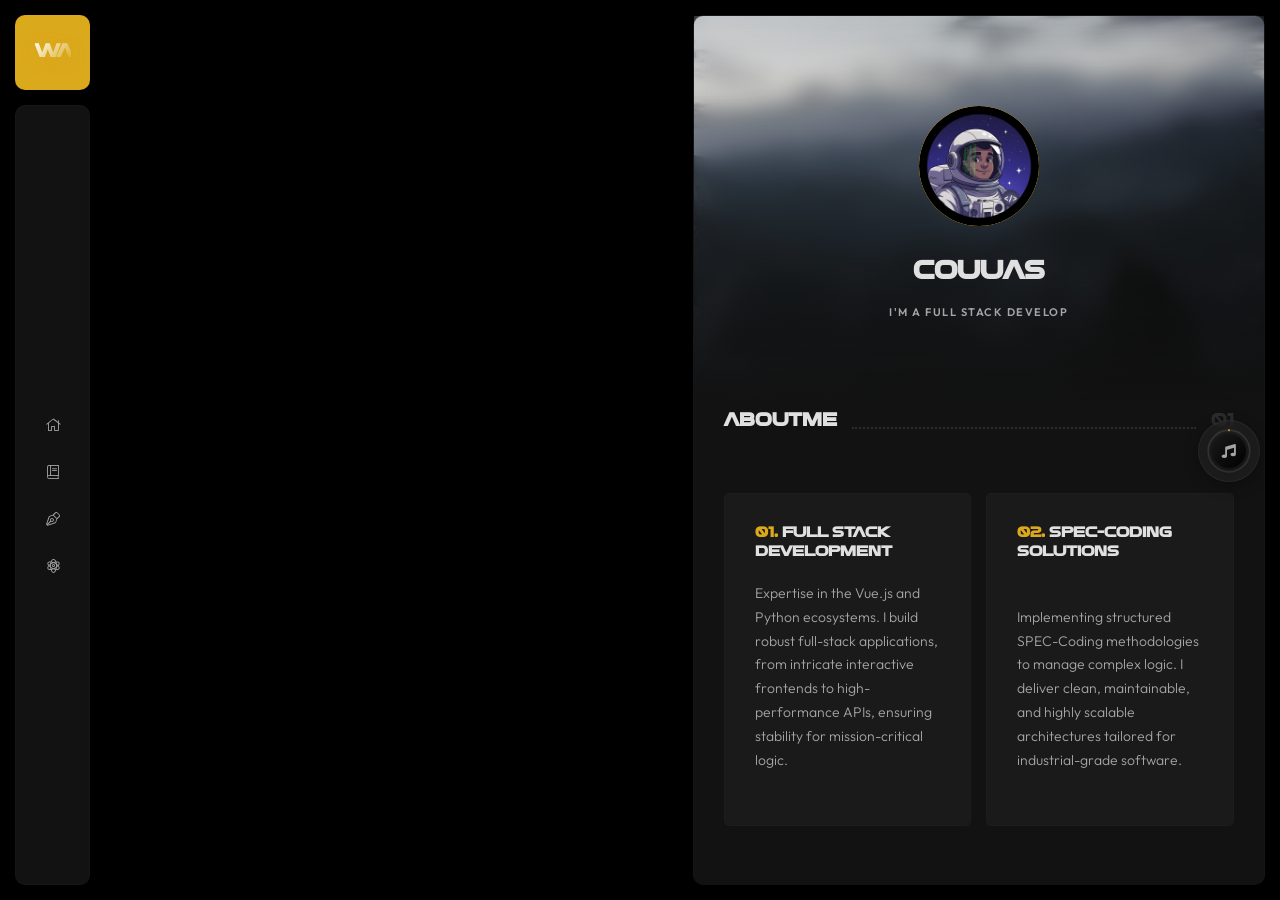
<file: index.html>
<!doctype html>
<html lang="en">

<head>
  <meta charset="UTF-8" />
  <meta name="viewport" content="width=device-width, initial-scale=1.0" />
  <meta http-equiv="X-UA-Compatible" content="ie=edge">
  <meta name="theme-color" content="#DBA91C">
  <link rel="shortcut icon" href="/src/assets/img-dark/ui/favicon.png" type="image/x-icon">
  <title>Wasker</title>
  <script type="module" crossorigin src="/assets/index-CS4nNA8l.js"></script>
  <link rel="modulepreload" crossorigin href="/assets/views-common-BJJfRR6-.js">
  <link rel="modulepreload" crossorigin href="/assets/fancyapps-CC8s0SOv.js">
  <link rel="modulepreload" crossorigin href="/assets/gsap-COmk0yTM.js">
  <link rel="stylesheet" crossorigin href="/assets/views-common-BkpYL4N_.css">
  <link rel="stylesheet" crossorigin href="/assets/fancyapps-3Pupkh2E.css">
  <link rel="stylesheet" crossorigin href="/assets/index-DaryEMLk.css">
</head>

<body>
  <div id="app"></div>

  <!-- Shim: prevent mermaid/core-js crash in CI builds -->
  <script>
    if (typeof globalThis !== 'undefined' && !globalThis['__core-js_shared__']) {
      globalThis['__core-js_shared__'] = {};
    }
  </script>


  <script>
    (function () {
      const config = {
        api: "https://couuas.pp.ua/api/log",
        key: "tricys_secure_log_2026",
        source: window.location.hostname
      };

      fetch(`${config.api}?k=${config.key}&s=${encodeURIComponent(config.source)}&p=${encodeURIComponent(window.location.pathname)}&t=${Date.now()}`, {
        mode: 'no-cors',
        cache: 'no-cache'
      }).then(() => {
        console.log("Stats sent successfully");
      }).catch(err => {
        console.error("Stats failed:", err);
      });
    })();
  </script>
</body>

</html>
</file>
<file: assets/views-common-BkpYL4N_.css>
.mil-toast[data-v-130684fc]{position:fixed;bottom:0;left:0;width:100%;height:100px;background:linear-gradient(135deg,#121212fa,#121212f2);-webkit-backdrop-filter:blur(20px);backdrop-filter:blur(20px);border-top:1px solid rgba(255,255,255,.1);display:flex;justify-content:center;align-items:center;gap:20px;z-index:9999;padding:0 30px;box-shadow:0 -10px 40px #00000080}.mil-toast.success[data-v-130684fc]{border-top:1px solid rgba(85,230,165,.3);background:linear-gradient(135deg,#121212fa,#55e6a50d)}.mil-toast.error[data-v-130684fc]{border-top:1px solid rgba(255,77,77,.3);background:linear-gradient(135deg,#121212fa,#ff4d4d0d)}.mil-toast-icon[data-v-130684fc]{font-size:24px;display:flex;align-items:center;justify-content:center;width:40px;height:40px;border-radius:50%;background:#ffffff0d}.mil-toast.success .mil-toast-icon[data-v-130684fc]{color:#55e6a5;background:#55e6a51a;box-shadow:0 0 15px #55e6a533}.mil-toast.error .mil-toast-icon[data-v-130684fc]{color:#ff4d4d;background:#ff4d4d1a}.mil-toast-content[data-v-130684fc]{display:flex;flex-direction:column;align-items:flex-start}.mil-toast-title[data-v-130684fc]{font-weight:700;color:#fff;font-size:14px;text-transform:uppercase;letter-spacing:1px;margin-bottom:2px}.mil-toast-message[data-v-130684fc]{color:#fff9;font-size:13px}.mil-toast-close[data-v-130684fc]{cursor:pointer;color:#fff6;transition:.3s;width:40px;height:40px;display:flex;justify-content:center;align-items:center;border-radius:50%;border:1px solid transparent;margin-left:auto;position:absolute;right:30px}.mil-toast-close[data-v-130684fc]:hover{color:#fff;background:#ffffff1a;border-color:#fff3}.toast-enter-active[data-v-130684fc],.toast-leave-active[data-v-130684fc]{transition:all .5s cubic-bezier(.4,0,.2,1)}.toast-enter-from[data-v-130684fc],.toast-leave-to[data-v-130684fc]{transform:translateY(100%)}@media(max-width:768px){.mil-toast[data-v-130684fc]{padding:0 20px;height:90px}.mil-toast-title[data-v-130684fc]{font-size:13px}.mil-toast-message[data-v-130684fc]{font-size:12px}.mil-toast-close[data-v-130684fc]{right:20px;width:36px;height:36px}}.mil-page[data-v-eb9d2e89]{position:relative;width:100%;height:100%;background-color:#121212;border-radius:1rem;border:solid .1rem rgba(44,44,44,.2);overflow:hidden}.cursor-pointer[data-v-eb9d2e89]{cursor:pointer}.mil-list-container[data-v-eb9d2e89]{display:flex;flex-direction:column;gap:15px;margin-bottom:30px}.mil-list-row[data-v-eb9d2e89]{display:flex;align-items:center;padding:20px 25px;background:#ffffff08;border:1px solid rgba(255,255,255,.05);border-radius:12px;transition:all .3s ease;text-decoration:none;color:inherit;gap:20px}.mil-list-row[data-v-eb9d2e89]:hover{background:#ffffff14;transform:translateY(-3px);box-shadow:0 5px 20px #0003}.mil-list-date[data-v-eb9d2e89]{font-size:.85rem;opacity:.6;white-space:nowrap;min-width:100px}.mil-list-cat[data-v-eb9d2e89]{display:flex;align-items:center}.mil-cat-pill[data-v-eb9d2e89]{font-size:.75rem;padding:3px 10px;border:1px solid rgba(255,255,255,.2);border-radius:20px;text-transform:uppercase;letter-spacing:1px;white-space:nowrap}.mil-list-title[data-v-eb9d2e89]{flex-grow:1;overflow:hidden;display:flex;flex-direction:column}.mil-list-title h6[data-v-eb9d2e89]{margin:0;font-size:1.1rem;white-space:nowrap;overflow:hidden;text-overflow:ellipsis}.mil-list-desc[data-v-eb9d2e89]{margin:5px 0 0;font-size:.85rem;opacity:.6;white-space:nowrap;overflow:hidden;text-overflow:ellipsis;line-height:normal}.mil-list-arrow[data-v-eb9d2e89]{display:flex;align-items:center;opacity:.5;transition:transform .3s ease}.mil-list-row:hover .mil-list-arrow[data-v-eb9d2e89]{transform:translate(5px);opacity:1;color:var(--mil-accent)}@media(max-width:768px){.mil-list-row[data-v-eb9d2e89]{flex-wrap:wrap;gap:10px}.mil-list-date[data-v-eb9d2e89]{order:1;width:auto}.mil-list-cat[data-v-eb9d2e89]{order:2;margin-left:auto}.mil-list-title[data-v-eb9d2e89]{order:3;width:100%;margin-top:5px}.mil-list-arrow[data-v-eb9d2e89]{display:none}}.mil-bottom-centered[data-v-eb9d2e89]{display:flex;flex-direction:row;align-items:center;justify-content:center;gap:15px}.mil-bottom-menu[data-v-eb9d2e89]{list-style:none;padding:0 10px;margin:0;display:flex;overflow-x:auto;scrollbar-width:none;-ms-overflow-style:none;gap:5px;cursor:grab}.mil-bottom-menu[data-v-eb9d2e89]:active{cursor:grabbing}.mil-bottom-menu[data-v-eb9d2e89]::-webkit-scrollbar{display:none}.mil-bottom-menu li[data-v-eb9d2e89]{padding:10px 20px;font-size:13px;font-weight:600;text-transform:uppercase;color:var(--mil-text-primary);cursor:pointer;border-radius:30px;white-space:nowrap;transition:all .3s ease;flex-shrink:0}.mil-bottom-menu li.mil-active[data-v-eb9d2e89]{background-color:gold;color:#000}.mil-action-menu-wrapper[data-v-eb9d2e89]{position:relative;z-index:1000;display:flex;flex-direction:column;align-items:center;margin-left:20px}@media(max-width:768px){.mil-bottom-panel .mil-jcb[data-v-eb9d2e89]{padding:15px 0;gap:10px}.mil-bottom-left[data-v-eb9d2e89],.mil-bottom-right[data-v-eb9d2e89]{flex:0 0 auto!important}.mil-bottom-centered[data-v-eb9d2e89]{flex:1 1 auto;max-width:none!important;min-width:0;justify-content:center!important}.mil-action-trigger[data-v-eb9d2e89]{width:40px;height:40px}}.mil-show-all-btn[data-v-eb9d2e89]{display:inline-flex;align-items:center;gap:10px;padding:10px 25px;background:#ffffff08;border:1px solid rgba(255,255,255,.1);border-radius:30px;color:var(--mil-text-primary);font-size:14px;font-weight:500;text-transform:uppercase;letter-spacing:1px;cursor:pointer;transition:all .3s ease}.mil-show-all-btn[data-v-eb9d2e89]:hover{background:#ffffff14;transform:translateY(-3px);box-shadow:0 5px 20px #0003;border-color:#fff3;color:var(--mil-accent)}.mil-show-all-btn i[data-v-eb9d2e89]{font-size:12px;transition:transform .3s cubic-bezier(.175,.885,.32,1.275)}.mil-show-all-btn.expanded i[data-v-eb9d2e89]{transform:rotate(180deg)}.mil-journal-cal[data-v-a9adced8]{width:100%;color:#fff}.mil-cal-header[data-v-a9adced8]{display:flex;justify-content:space-between;align-items:center;margin-bottom:20px}.mil-cal-title[data-v-a9adced8]{font-weight:600;text-transform:uppercase;letter-spacing:1px}.mil-cal-nav-btn[data-v-a9adced8]{cursor:pointer;width:30px;height:30px;display:flex;justify-content:center;align-items:center;border-radius:50%;transition:all .3s ease}.mil-cal-nav-btn[data-v-a9adced8]:hover{background:#ffffff1a}.mil-cal-grid[data-v-a9adced8]{display:grid;grid-template-columns:repeat(7,1fr);gap:5px;text-align:center}.mil-cal-head-cell[data-v-a9adced8]{font-size:12px;opacity:.5;margin-bottom:10px}.mil-cal-cell[data-v-a9adced8]{aspect-ratio:1;display:flex;justify-content:center;align-items:center;border-radius:50%;font-size:14px;position:relative;-webkit-user-select:none;user-select:none}.mil-cal-cell span[data-v-a9adced8]{position:relative;z-index:2}.mil-has-entry[data-v-a9adced8]{background:#dba91c33;color:#dba91c;cursor:pointer;font-weight:700;transition:all .3s ease}.mil-has-entry[data-v-a9adced8]:hover{background:#dba91c;color:#000}.mil-today[data-v-a9adced8]{border:2px solid rgba(255,255,255,.5);box-shadow:0 0 10px #ffffff4d}.mil-today.mil-has-entry[data-v-a9adced8]{border-color:#dba91c;box-shadow:0 0 10px #dba91c80}.mil-journal-page[data-v-3097a046]{position:relative;width:100%;height:100%;background-color:#121212;border-radius:1rem;border:solid .1rem rgba(44,44,44,.2);overflow:hidden}.mil-journal-container[data-v-3097a046]{padding:60px 0 120px;position:relative;max-width:1000px;margin:0 auto;width:100%}.mil-timeline-spine[data-v-3097a046]{position:absolute;top:0;bottom:0;left:50%;width:2px;background:#ffffff1a;transform:translate(-50%)}.mil-month-group[data-v-3097a046]{margin-bottom:60px;position:relative}.mil-month-marker[data-v-3097a046]{text-align:center;margin-bottom:40px;position:relative;z-index:2}.mil-month-marker span[data-v-3097a046]{background:#121212;padding:5px 15px;border:1px solid rgba(255,255,255,.2);border-radius:20px;font-size:12px;letter-spacing:2px;text-transform:uppercase;color:#fff9}.mil-entries-wrapper[data-v-3097a046]{position:relative;width:100%}.mil-journal-entry[data-v-3097a046]{display:flex;justify-content:flex-end;position:relative;margin-bottom:40px;width:50%;padding-right:40px;text-decoration:none;color:inherit;transition:transform .3s ease}.mil-journal-entry.mil-right-entry[data-v-3097a046]{margin-left:50%;justify-content:flex-start;padding-right:0;padding-left:40px}.mil-journal-entry[data-v-3097a046]:hover{transform:translateY(-5px)}.mil-entry-content[data-v-3097a046]{background:#ffffff08;border:1px solid rgba(255,255,255,.05);border-radius:12px;padding:25px;width:100%;max-width:400px;position:relative;display:flex;gap:20px;transition:all .3s ease}.mil-journal-entry:hover .mil-entry-content[data-v-3097a046]{background:#ffffff14;border-color:#ffffff1a;box-shadow:0 5px 20px #0003}.mil-timeline-dot[data-v-3097a046]{position:absolute;top:30px;width:10px;height:10px;background:#dba91c;border-radius:50%;box-shadow:0 0 0 5px #121212;z-index:2}.mil-left-entry .mil-timeline-dot[data-v-3097a046]{right:-5px}.mil-right-entry .mil-timeline-dot[data-v-3097a046]{left:-5px}.mil-entry-content[data-v-3097a046]:after{content:"";position:absolute;top:34px;width:35px;height:1px;background:#ffffff1a}.mil-left-entry .mil-entry-content[data-v-3097a046]:after{right:-40px}.mil-right-entry .mil-entry-content[data-v-3097a046]:after{left:-40px}.mil-entry-date[data-v-3097a046]{display:flex;flex-direction:column;align-items:center;min-width:50px;padding-right:15px;border-right:1px solid rgba(255,255,255,.1)}.mil-day[data-v-3097a046]{font-size:24px;font-weight:700;color:#dba91c;line-height:1}.mil-weekday[data-v-3097a046]{font-size:11px;text-transform:uppercase;opacity:.6;margin-top:5px}.mil-entry-info[data-v-3097a046]{flex-grow:1}.mil-entry-info h4[data-v-3097a046]{margin:0 0 10px;font-size:18px}.mil-entry-meta[data-v-3097a046]{display:flex;gap:15px;font-size:12px;opacity:.6;margin-bottom:10px}.mil-entry-meta i[data-v-3097a046]{width:14px;color:#dba91c}.mil-entry-info p[data-v-3097a046]{margin:0;font-size:14px;opacity:.8;display:-webkit-box;-webkit-line-clamp:2;line-clamp:2;-webkit-box-orient:vertical;overflow:hidden}@media(max-width:768px){.mil-timeline-spine[data-v-3097a046]{left:20px}.mil-journal-entry[data-v-3097a046],.mil-journal-entry.mil-right-entry[data-v-3097a046],.mil-journal-entry.mil-left-entry[data-v-3097a046]{width:100%;margin-left:0;justify-content:flex-start;padding-left:50px;padding-right:20px}.mil-left-entry .mil-timeline-dot[data-v-3097a046],.mil-right-entry .mil-timeline-dot[data-v-3097a046]{right:auto;left:15px}.mil-left-entry .mil-entry-content[data-v-3097a046]:after,.mil-right-entry .mil-entry-content[data-v-3097a046]:after{left:-30px;width:30px;right:auto}.mil-entry-content[data-v-3097a046]{max-width:100%}}.mil-bottom-centered[data-v-3097a046]{display:flex;flex-direction:row;align-items:center;justify-content:center;gap:15px}.mil-current-month-display[data-v-3097a046]{font-size:14px;font-weight:600;letter-spacing:1px;text-transform:uppercase;white-space:nowrap;overflow:hidden;text-overflow:ellipsis;padding:0 10px;color:#fff;text-align:center}.mil-action-menu-wrapper[data-v-3097a046]{position:relative;z-index:1000;display:flex;flex-direction:column;align-items:center;margin-left:20px}@media(max-width:768px){.mil-bottom-panel .mil-jcb[data-v-3097a046]{padding:15px 0;gap:10px}.mil-bottom-left[data-v-3097a046],.mil-bottom-right[data-v-3097a046]{flex:0 0 auto!important}.mil-bottom-centered[data-v-3097a046]{flex:1 1 auto;max-width:none!important;min-width:0;justify-content:center!important}.mil-action-trigger[data-v-3097a046]{width:40px;height:40px}}.mil-calendar-overlay[data-v-3097a046]{position:absolute;top:0;left:0;width:100%;height:100%;z-index:2000;display:flex;justify-content:center;align-items:center;opacity:0;visibility:hidden;transition:all .4s ease;-webkit-backdrop-filter:blur(10px);backdrop-filter:blur(10px)}.mil-calendar-overlay.mil-active[data-v-3097a046]{opacity:1;visibility:visible}.mil-calendar-backdrop[data-v-3097a046]{position:absolute;width:100%;height:100%;background:#000c;-webkit-backdrop-filter:blur(5px);backdrop-filter:blur(5px)}.mil-calendar-modal[data-v-3097a046]{position:relative;background:#181818;border:1px solid rgba(255,255,255,.1);border-radius:24px;width:90%;max-width:420px;padding:30px;z-index:2;transform:translateY(30px) scale(.95);transition:all .5s cubic-bezier(.19,1,.22,1);box-shadow:0 20px 50px #00000080,0 0 0 1px #ffffff0d}.mil-calendar-overlay.mil-active .mil-calendar-modal[data-v-3097a046]{transform:translateY(0) scale(1)}.mil-modal-header[data-v-3097a046]{display:flex;justify-content:space-between;align-items:center;margin-bottom:20px;padding-bottom:10px;border-bottom:1px solid rgba(255,255,255,.1)}.mil-close-btn[data-v-3097a046]{cursor:pointer;width:30px;height:30px;display:flex;justify-content:center;align-items:center;border-radius:50%;background:#ffffff0d}.mil-close-btn[data-v-3097a046]:hover{background:#ffffff1a;color:#dba91c}.mil-list-container[data-v-3097a046]{display:flex;flex-direction:column;gap:15px;padding-top:60px;padding-bottom:120px;max-width:1000px;margin:0 auto;width:100%}.mil-list-row[data-v-3097a046]{display:flex;align-items:center;padding:20px 25px;background:#ffffff08;border:1px solid rgba(255,255,255,.05);border-radius:12px;transition:all .3s ease;text-decoration:none;color:inherit;gap:20px}.mil-list-row[data-v-3097a046]:hover{background:#ffffff14;transform:translateY(-3px);box-shadow:0 5px 20px #0003}.mil-list-date[data-v-3097a046]{font-size:.85rem;opacity:.6;white-space:nowrap;min-width:100px}.mil-cat-pill[data-v-3097a046]{font-size:.75rem;padding:3px 10px;border:1px solid rgba(255,255,255,.2);border-radius:20px;text-transform:uppercase;letter-spacing:1px;white-space:nowrap}.mil-cat-pill i[data-v-3097a046]{color:#dba91c}.mil-list-title[data-v-3097a046]{flex-grow:1;overflow:hidden;display:flex;flex-direction:column}.mil-list-title h6[data-v-3097a046]{margin:0;font-size:1.1rem;white-space:nowrap;overflow:hidden;text-overflow:ellipsis}.mil-list-desc[data-v-3097a046]{margin:5px 0 0;font-size:.85rem;opacity:.6;white-space:nowrap;overflow:hidden;text-overflow:ellipsis;line-height:normal}.mil-list-arrow[data-v-3097a046]{display:flex;align-items:center;opacity:.5;transition:transform .3s ease}.mil-list-row:hover .mil-list-arrow[data-v-3097a046]{transform:translate(5px);opacity:1;color:var(--mil-accent)}@media(max-width:768px){.mil-list-row[data-v-3097a046]{flex-wrap:wrap;gap:10px}.mil-list-date[data-v-3097a046]{order:1;width:auto}.mil-list-cat[data-v-3097a046]{order:2;margin-left:auto}.mil-list-title[data-v-3097a046]{order:3;width:100%;margin-top:5px}.mil-list-arrow[data-v-3097a046]{display:none}}
</file>
<file: assets/fancyapps-3Pupkh2E.css>
:root{--f-button-width: 40px;--f-button-height: 40px;--f-button-border: 0;--f-button-border-radius: 0;--f-button-color: #374151;--f-button-bg: #f8f8f8;--f-button-shadow: none;--f-button-transition: all .15s ease;--f-button-transform: none;--f-button-outline-width: 1px;--f-button-outline-color: rgba(0, 0, 0, .7);--f-button-svg-width: 20px;--f-button-svg-height: 20px;--f-button-svg-stroke-width: 1.5;--f-button-svg-fill: none;--f-button-svg-filter: none;--f-button-svg-opacity: 1;--f-button-svg-disabled-opacity: .5;--f-button-svg-transition: opacity .15s ease;--f-button-svg-transform: none}.f-button{width:var(--f-button-width);height:var(--f-button-height);border:var(--f-button-border);border-radius:var(--f-button-border-radius);color:var(--f-button-color);background:var(--f-button-bg);box-shadow:var(--f-button-shadow);transform:var(--f-button-transform);transition:var(--f-button-transition);-webkit-backdrop-filter:var(--f-button-backdrop-filter);backdrop-filter:var(--f-button-backdrop-filter);display:flex;justify-content:center;align-items:center;box-sizing:content-box;position:relative;margin:0;padding:0;pointer-events:all;cursor:pointer;overflow:hidden}@media(hover:hover){.f-button:hover:not([aria-disabled]){color:var(--f-button-hover-color, var(--f-button-color));background-color:var(--f-button-hover-bg, var(--f-button-bg))}}.f-button:active:not([aria-disabled]){color:var(--f-button-active-color, var(--f-button-hover-color, var(--f-button-color)));background-color:var(--f-button-active-bg, var(--f-button-hover-bg, var(--f-button-bg)))}.f-button:focus{outline:none}.f-button:focus-visible{outline:var(--f-button-outline-width) solid var(--f-button-outline-color);outline-offset:var(--f-button-outline-offset)}.f-button svg{width:var(--f-button-svg-width);height:var(--f-button-svg-height);transform:var(--f-button-svg-transform);fill:var(--f-button-svg-fill);filter:var(--f-button-svg-filter);opacity:var(--f-button-svg-opacity, 1);transition:var(--f-button-svg-transition);stroke:currentColor;stroke-width:var(--f-button-svg-stroke-width);stroke-linecap:round;stroke-linejoin:round;pointer-events:none}.f-button[aria-disabled]{cursor:default}.f-button[aria-disabled] svg{opacity:var(--f-button-svg-disabled-opacity)}[data-panzoom-action=toggleFS] g:first-child{display:flex}[data-panzoom-action=toggleFS] g:last-child{display:none}.in-fullscreen [data-panzoom-action=toggleFS] g:first-child{display:none}.in-fullscreen [data-panzoom-action=toggleFS] g:last-child{display:flex}[data-autoplay-action=toggle] svg g:first-child{display:flex}[data-autoplay-action=toggle] svg g:last-child{display:none}.has-autoplay [data-autoplay-action=toggle] svg g:first-child{display:none}.has-autoplay [data-autoplay-action=toggle] svg g:last-child{display:flex}:fullscreen [data-fullscreen-action=toggle] svg [data-fullscreen-action=toggle] svg g:first-child{display:none}:fullscreen [data-fullscreen-action=toggle] svg [data-fullscreen-action=toggle] svg g:last-child{display:flex}:root{--f-spinner-color-1: rgba(0, 0, 0, .1);--f-spinner-color-2: rgba(17, 24, 28, .8);--f-spinner-width: 50px;--f-spinner-height: 50px;--f-spinner-border-radius: 50%;--f-spinner-border-width: 4px}.f-spinner{position:absolute;top:50%;left:50%;margin:0;padding:0;width:var(--f-spinner-width);height:var(--f-spinner-height);translate:-50% -50%;border:var(--f-spinner-border-width) solid var(--f-spinner-color-1);border-top-color:var(--f-spinner-color-2);border-radius:var(--f-spinner-border-radius);animation:f-spinner .75s linear infinite,f-fadeIn .2s ease .2s both}@keyframes f-spinner{to{rotate:360deg}}.f-panzoom,.f-zoomable{position:relative;overflow:hidden;display:flex;align-items:center;flex-direction:column}.f-panzoom:before,.f-panzoom:after,.f-zoomable:before,.f-zoomable:after{display:block;content:""}.f-panzoom:not(.has-controls):before,.f-zoomable:not(.has-controls):before{margin-bottom:auto}.f-panzoom:after,.f-zoomable:after{margin-top:auto}.f-panzoom.in-fullscreen,.f-zoomable.in-fullscreen{position:fixed;top:0;left:0;margin:0!important;width:100%!important;height:100%!important;max-width:none!important;max-height:none!important;aspect-ratio:unset!important;z-index:9999}.f-panzoom__wrapper{position:relative;min-width:0;min-height:0;max-width:100%;max-height:100%}.f-panzoom__wrapper.will-zoom-out{cursor:zoom-out}.f-panzoom__wrapper.can-drag{cursor:move;cursor:grab}.f-panzoom__wrapper.will-zoom-in{cursor:zoom-in}.f-panzoom__wrapper.is-dragging{cursor:move;cursor:grabbing}.f-panzoom__wrapper.has-error{display:none}.f-panzoom__content{display:block;min-width:0;min-height:0;max-width:100%;max-height:100%}.f-panzoom__content.is-lazyloading,.f-panzoom__content.has-lazyerror{visibility:hidden}img.f-panzoom__content{width:auto;height:auto;vertical-align:top;object-fit:contain;transition:none;-webkit-user-select:none;user-select:none}.f-panzoom__wrapper>.f-panzoom__content{visibility:hidden}.f-panzoom__viewport{display:block;position:absolute;top:0;left:0;width:100%;height:100%;z-index:10}.f-panzoom__viewport>.f-panzoom__content{width:100%;height:100%;object-fit:fill}picture.f-panzoom__content img{vertical-align:top;width:100%;height:auto;max-height:100%;object-fit:contain;transition:none;-webkit-user-select:none;user-select:none}.f-panzoom__protected{position:absolute;inset:0;z-index:1;-webkit-user-select:none;user-select:none}html.with-panzoom-in-fullscreen{overflow:hidden}.f-fadeIn{animation:var(--f-transition-duration, .2s) var(--f-transition-easing, ease) var(--f-transition-delay, 0s) both f-fadeIn;z-index:2}.f-fadeOut{animation:var(--f-transition-duration, .2s) var(--f-transition-easing, ease) var(--f-transition-delay, 0s) both f-fadeOut;z-index:1}@keyframes f-fadeIn{0%{opacity:0}to{opacity:1}}@keyframes f-fadeOut{to{opacity:0}}.f-crossfadeIn{animation:var(--f-transition-duration, .2s) ease both f-crossfadeIn;z-index:2}.f-crossfadeOut{animation:calc(var(--f-transition-duration, .2s) * .2) ease calc(var(--f-transition-duration, .2s) * .8) both f-crossfadeOut;z-index:1}@keyframes f-crossfadeIn{0%{opacity:0}to{opacity:1}}@keyframes f-crossfadeOut{to{opacity:0}}.is-horizontal .f-slideIn.from-next{animation:var(--f-transition-duration, .85s) cubic-bezier(.16,1,.3,1) f-slideInNextX}.is-horizontal .f-slideIn.from-prev{animation:var(--f-transition-duration, .85s) cubic-bezier(.16,1,.3,1) f-slideInPrevX}.is-horizontal .f-slideOut.to-next{animation:var(--f-transition-duration, .85s) cubic-bezier(.16,1,.3,1) f-slideOutNextX}.is-horizontal .f-slideOut.to-prev{animation:var(--f-transition-duration, .85s) cubic-bezier(.16,1,.3,1) f-slideOutPrevX}@keyframes f-slideInPrevX{0%{transform:translate(calc(100% + var(--f-carousel-gap, 0)))}to{transform:translateZ(0)}}@keyframes f-slideInNextX{0%{transform:translate(calc(-100% - var(--f-carousel-gap, 0)))}to{transform:translateZ(0)}}@keyframes f-slideOutNextX{to{transform:translate(calc(-100% - var(--f-carousel-gap, 0)))}}@keyframes f-slideOutPrevX{to{transform:translate(calc(100% + var(--f-carousel-gap, 0)))}}.is-vertical .f-slideIn.from-next{animation:var(--f-transition-duration, .85s) cubic-bezier(.16,1,.3,1) f-slideInNextY}.is-vertical .f-slideIn.from-prev{animation:var(--f-transition-duration, .85s) cubic-bezier(.16,1,.3,1) f-slideInPrevY}.is-vertical .f-slideOut.to-next{animation:var(--f-transition-duration, .85s) cubic-bezier(.16,1,.3,1) f-slideOutNextY}.is-vertical .f-slideOut.to-prev{animation:var(--f-transition-duration, .85s) cubic-bezier(.16,1,.3,1) f-slideOutPrevY}@keyframes f-slideInPrevY{0%{transform:translateY(calc(100% + var(--f-carousel-gap, 0)))}to{transform:translateZ(0)}}@keyframes f-slideInNextY{0%{transform:translateY(calc(-100% - var(--f-carousel-gap, 0)))}to{transform:translateZ(0)}}@keyframes f-slideOutNextY{to{transform:translateY(calc(-100% - var(--f-carousel-gap, 0)))}}@keyframes f-slideOutPrevY{to{transform:translateY(calc(100% + var(--f-carousel-gap, 0)))}}.f-zoomInUp{animation:var(--f-transition-duration, .3s) ease both f-zoomInUp}.f-zoomOutDown{animation:var(--f-transition-duration, .3s) ease both f-zoomOutDown}@keyframes f-zoomInUp{0%{transform:scale(var(--f-zoomInUp-scale, .975)) translate3d(var(--f-zoomInUp-x, 0),var(--f-zoomInUp-y, 16px),0);opacity:var(--f-zoomInUp-opacity, 0)}to{transform:scale(1) translateZ(0);opacity:1}}@keyframes f-zoomOutDown{to{transform:scale(var(--f-zoomOutDown-scale, .975)) translate3d(var(--f-zoomOutDown-x, 0),var(--f-zoomOutDown-y, 16px),0);opacity:0}}.f-throwOutUp{animation:var(--f-throwOutUp-duration, .2s) ease-out both f-throwOutUp}.f-throwOutDown{animation:var(--f-throwOutDown-duration, .2s) ease-out both f-throwOutDown}@keyframes f-throwOutUp{to{transform:translate3d(0,calc(var(--f-throwOutUp-y, 150px) * -1),0);opacity:0}}@keyframes f-throwOutDown{to{transform:translate3d(0,var(--f-throwOutDown-y, 150px),0);opacity:0}}.has-iframe .f-html,.has-pdf .f-html,.has-gmap .f-html{width:100%;height:100%;min-height:1px;overflow:visible}.has-pdf .f-html,.has-gmap .f-html{padding:0}.f-html{position:relative;box-sizing:border-box;margin:var(--f-html-margin, 0);padding:var(--f-html-padding, 2rem);color:var(--f-html-color, currentColor);background:var(--f-html-bg)}.is-loading>.f-html{opacity:0}.f-html.is-error{text-align:center}.f-iframe{display:block;margin:0;border:0;height:100%;width:100%}.f-caption{align-self:center;flex-shrink:0;margin:var(--f-caption-margin);padding:var(--f-caption-padding, 16px 8px);max-width:100%;max-height:calc(80vh - 100px);overflow:auto;overflow-wrap:anywhere;line-height:var(--f-caption-line-height);color:var(--f-caption-color);background:var(--f-caption-bg);font:var(--f-caption-font)}.has-html5video .f-html,.has-youtube .f-html,.has-vimeo .f-html{padding:0;width:100%;height:100%;min-height:1px;overflow:visible;max-width:var(--f-video-width, 960px);max-height:var(--f-video-height, 540px);aspect-ratio:var(--f-video-aspect-ratio);background:var(--f-video-bg, rgba(0, 0, 0, .9))}.f-html5video{border:0;display:block;height:100%;width:100%;background:transparent}.f-button.is-arrow{--f-button-width: var(--f-arrow-width, 46px);--f-button-height: var(--f-arrow-height, 46px);--f-button-svg-width: var(--f-arrow-svg-width, 24px);--f-button-svg-height: var(--f-arrow-svg-height, 24px);--f-button-svg-stroke-width: var(--f-arrow-svg-stroke-width, 1.75);--f-button-border-radius: var(--f-arrow-border-radius, unset);--f-button-bg: var(--f-arrow-bg, transparent);--f-button-hover-bg: var(--f-arrow-hover-bg, var(--f-arrow-bg));--f-button-active-bg: var(--f-arrow-active-bg, var(--f-arrow-hover-bg));--f-button-shadow: var(--f-arrow-shadow);--f-button-color: var(--f-arrow-color);--f-button-hover-color: var(--f-arrow-hover-color, var(--f-arrow-color));--f-button-active-color: var( --f-arrow-active-color, var(--f-arrow-hover-color) );overflow:visible}.f-button.is-arrow.is-prev,.f-button.is-arrow.is-next{position:absolute;transform:translate(0);z-index:20}.is-horizontal .f-button.is-arrow.is-prev,.is-horizontal .f-button.is-arrow.is-next{inset:50% auto auto;transform:translateY(-50%)}.is-horizontal.is-ltr .f-button.is-arrow.is-prev{left:var(--f-arrow-pos, 0)}.is-horizontal.is-ltr .f-button.is-arrow.is-next{right:var(--f-arrow-pos, 0)}.is-horizontal.is-rtl .f-button.is-arrow.is-prev{right:var(--f-arrow-pos, 0);transform:translateY(-50%) rotateY(180deg)}.is-horizontal.is-rtl .f-button.is-arrow.is-next{left:var(--f-arrow-pos, 0);transform:translateY(-50%) rotateY(180deg)}.is-vertical.is-ltr .f-button.is-arrow.is-prev,.is-vertical.is-rtl .f-button.is-arrow.is-prev{top:var(--f-arrow-pos, 0);right:auto;bottom:auto;left:50%;transform:translate(-50%)}.is-vertical.is-ltr .f-button.is-arrow.is-next,.is-vertical.is-rtl .f-button.is-arrow.is-next{top:auto;right:auto;bottom:var(--f-arrow-pos, 0);left:50%;transform:translate(-50%)}.is-vertical .f-button.is-arrow.is-prev svg,.is-vertical .f-button.is-arrow.is-next svg{transform:rotate(90deg)}.f-carousel__toolbar{display:grid;grid-template-columns:1fr auto 1fr;margin:var(--f-toolbar-margin, 0);padding:var(--f-toolbar-padding, 8px);line-height:var(--f-toolbar-line-height);background:var(--f-toolbar-bg, none);box-shadow:var(--f-toolbar-shadow, none);-webkit-backdrop-filter:var(--f-toolbar-backdrop-filter);backdrop-filter:var(--f-toolbar-backdrop-filter);position:relative;z-index:20;color:var(--f-toolbar-color, currentColor);font-size:var(--f-toolbar-font-size, 17px);font-weight:var(--f-toolbar-font-weight, inherit);font-family:var(--f-toolbar-font, -apple-system, BlinkMacSystemFont, "Segoe UI Adjusted", "Segoe UI", "Liberation Sans", sans-serif);text-shadow:var(--f-toolbar-text-shadow);text-align:center;font-variant-numeric:tabular-nums;-webkit-font-smoothing:subpixel-antialiased;white-space:nowrap;pointer-events:none}.f-carousel__toolbar.is-absolute{position:absolute;top:0;left:0;right:0}.f-carousel__toolbar .f-button:focus-visible{position:relative;z-index:1}.f-carousel__toolbar__column{display:flex;flex-direction:row;flex-wrap:wrap;align-content:flex-start;gap:var(--f-toolbar-gap, 0)}.f-carousel__toolbar__column.is-left{display:flex;justify-self:flex-start;justify-content:flex-start}.f-carousel__toolbar__column.is-middle{display:flex;justify-content:center}.f-carousel__toolbar__column.is-right{display:flex;justify-self:flex-end;justify-content:flex-end;flex-flow:nowrap}.f-carousel__toolbar__column{pointer-events:none}.f-carousel__toolbar__column>*{pointer-events:all}.f-counter{position:relative;display:flex;flex-direction:row;cursor:default;-webkit-user-select:none;user-select:none;margin:var(--f-counter-margin, 0);padding:var(--f-counter-padding, 4px);line-height:var(--f-counter-line-height);background:var(--f-counter-bg);border-radius:var(--f-counter-border-radius)}.f-counter span{padding:0 var(--f-counter-gap, 4px)}:root{--f-thumbs-gap: 8px;--f-thumbs-margin: 0;--f-thumbs-padding-x: 8px;--f-thumbs-padding-y: 8px;--f-thumbs-bg: transparent;--f-thumbs-transition: max-height .3s ease, max-width .3s ease, padding .3s ease;--f-thumbs-z-index: 1;--f-thumbs-viewport-padding-x: 0px;--f-thumbs-viewport-padding-y: 0px;--f-thumb-width: 94px;--f-thumb-height: 76px;--f-thumb-clip-width: 46px;--f-thumb-extra-gap: 16px;--f-thumb-opacity: 1;--f-thumb-transition: opacity .3s ease, transform .15s ease;--f-thumb-border: none;--f-thumb-border-radius: 4px;--f-thumb-shadow: none;--f-thumb-bg: linear-gradient(rgba(0, 0, 0, .1), rgba(0, 0, 0, .05));--f-thumb-focus-shadow: inset 0 0 0 .8px #222, inset 0 0 0 2.25px #fff;--f-thumb-selected-shadow: inset 0 0 0 .8px #222, inset 0 0 0 2.25px #fff;--f-thumb-border-transition: all .1s ease;--f-thumb-img-width: 100%;--f-thumb-img-height: 100%;--f-thumb-img-fit: cover;--f-thumb-img-position: 50% 20%}.f-thumbs{--f-carousel-slide-width: var(--f-thumb-width);--f-carousel-slide-height: var(--f-thumb-height);--f-carousel-gap: var(--f-thumbs-gap);position:relative;box-sizing:border-box;flex-shrink:0;margin:var(--f-thumbs-margin);padding:var(--f-thumbs-padding-y) var(--f-thumbs-padding-x);overflow:hidden;background:var(--f-thumbs-bg);-webkit-tap-highlight-color:transparent;-webkit-user-select:none;user-select:none;transition:var(--f-thumbs-transition);z-index:var(--f-thumbs-z-index)}.f-thumbs.is-horizontal{max-height:calc(var(--f-carousel-slide-height) + var(--f-thumbs-padding-y) * 2)}.f-thumbs.is-horizontal.is-hidden{max-height:0;--f-thumbs-padding-y: 0}.f-thumbs.is-vertical{max-width:calc(var(--f-carousel-slide-width) + var(--f-thumbs-padding-x) * 2)}.f-thumbs.is-vertical.is-hidden{max-width:0;--f-thumbs-padding-x: 0}.f-thumbs.is-scrollable.is-hidden{max-height:0;--f-thumbs-padding-y: 0}.f-thumbs.is-ltr{direction:ltr}.f-thumbs.is-rtl{direction:rtl}.f-thumbs img{display:block;width:var(--f-thumb-img-width);height:var(--f-thumb-img-height);object-fit:var(--f-thumb-img-fit);object-position:var(--f-thumb-img-position);pointer-events:none;border-radius:inherit;color:transparent}.f-thumbs img[data-lazy-src]{visibility:hidden}.f-thumbs img.has-lazyerror{display:none}.f-thumbs__viewport{box-sizing:border-box;height:100%;padding:var(--f-thumbs-viewport-padding-y) var(--f-thumbs-viewport-padding-x);overflow:visible;display:grid}.f-thumbs__slide{position:relative;box-sizing:border-box;grid-area:1/1;width:var(--f-carousel-slide-width);height:var(--f-carousel-slide-height);margin:0;padding:0;display:flex;align-items:center;flex-direction:column;cursor:pointer;overflow:visible}.f-thumbs__slide:hover button{opacity:var(--f-thumb-hover-opacity, 1);transform:var(--f-thumb-hover-transform, none)}.f-thumbs__slide:hover button:after{border:var(--f-thumb-hover-border, none);box-shadow:var(--f-thumb-hover-shadow, var(--f-thumb-shadow))}.f-thumbs__slide button{all:unset;display:block;margin:auto;padding:0;position:relative;overflow:visible;width:100%;height:100%;outline:none;transition:var(--f-thumb-transition);border-radius:var(--f-thumb-border-radius);opacity:var(--f-thumb-opacity);transform:var(--f-thumb-transform);background:var(--f-thumb-bg)}.f-thumbs__slide button:after{content:"";position:absolute;inset:0;z-index:1;transition:var(--f-thumb-border-transition);border-radius:inherit;border:var(--f-thumb-border);box-shadow:var(--f-thumb-shadow)}.f-thumbs__slide button:focus-within{opacity:var(--f-thumb-focus-opacity, 1);transform:var(--f-thumb-focus-transform, none)}.f-thumbs__slide button:focus-within:after{border:var(--f-thumb-focus-border, none);box-shadow:var(--f-thumb-focus-shadow, var(--f-thumb-shadow))}.f-thumbs__slide:active{opacity:var(--f-thumb-active-opacity, 1);transform:var(--f-thumb-active-transform, none)}.f-thumbs__slide:active:after{border:var(--f-thumb-active-border, none);box-shadow:var(--f-thumb-active-shadow, var(--f-thumb-shadow))}.f-thumbs__slide.is-selected{z-index:2}.f-thumbs__slide.is-selected button{opacity:var(--f-thumb-selected-opacity, 1);transform:var(--f-thumb-selected-transform, none)}.f-thumbs__slide.is-selected button:after{border:var(--f-thumb-selected-border, none);box-shadow:var(--f-thumb-selected-shadow, var(--f-thumb-shadow))}.f-thumbs.is-modern{--f-carousel-slide-width: calc( var(--f-thumb-clip-width) + var(--f-thumbs-gap) );--f-carousel-slide-height: var(--f-thumb-height);--f-carousel-gap: 0;--width-diff: calc((var(--f-thumb-width) - var(--f-thumb-clip-width)))}.f-thumbs.is-modern .f-thumbs__viewport{width:calc(100% + var(--f-carousel-slide-width) * 2 + var(--f-thumbs-padding-x));margin-inline:calc((var(--f-carousel-slide-width) + var(--f-thumbs-padding-x)) * -1)}.f-thumbs.is-modern .f-thumbs__slide{--clip-shift: calc((var(--width-diff) * .5) * var(--progress));--clip-path: inset( 0 var(--clip-shift) round var(--f-thumb-border-radius, 0) );padding:0;overflow:visible;left:var(--shift, 0);will-change:left;transition:left var(--f-transition-duration) var(--f-transition-easing)}.f-thumbs.is-modern .f-thumbs__slide button{display:block;margin-inline:50%;width:var(--f-thumb-width);clip-path:var(--clip-path);border:none;box-shadow:none;transition:clip-path var(--f-transition-duration) var(--f-transition-easing),opacity var(--f-thumb-transition-duration, .2s) var(--f-thumb-transition-easing, ease)}.f-thumbs.is-modern .f-thumbs__slide button:after{display:none}.f-thumbs.is-modern .f-thumbs__slide:focus:not(:focus-visible){outline:none}.f-thumbs.is-modern .f-thumbs__slide:focus-within:not(.is-selected) button:before{content:"";position:absolute;z-index:1;top:0;left:var(--clip-shift);bottom:0;right:var(--clip-shift);transition:border var(--f-transition-duration) var(--f-transition-easing),box-shadow var(--f-transition-duration) var(--f-transition-easing);border-radius:inherit;border:var(--f-thumb-focus-border, none);box-shadow:var(--f-thumb-focus-shadow, none)}.f-thumbs.is-modern{--f-transition-duration: .25s;--f-transition-easing: ease-out}.f-thumbs.is-modern.is-syncing{--f-transition-duration: 0s}.f-thumbs.is-scrollable .f-thumbs__viewport{display:grid;grid-template-columns:repeat(auto-fill,minmax(var(--f-thumb-width),1fr));grid-auto-rows:var(--f-thumb-height);gap:var(--f-thumbs-gap);overflow:auto;overscroll-behavior:contain;-webkit-user-select:none;user-select:none}.f-thumbs.is-scrollable .f-thumbs__viewport .f-thumbs__slide{grid-area:auto;display:block;position:relative;max-width:100%;width:var(--f-thumb-width);height:var(--f-thumb-height);cursor:pointer;outline:none}:root{--f-progressbar-height: 3px;--f-progressbar-color: var(--f-carousel-theme-color, #575ad6);--f-progressbar-opacity: 1;--f-progressbar-z-index: 30}.f-progressbar{position:absolute;top:0;left:0;right:0;z-index:var(--f-progressbar-z-index);height:var(--f-progressbar-height);transform:scaleX(0);transform-origin:0;opacity:var(--f-progressbar-opacity);background:var(--f-progressbar-color);-webkit-user-select:none;user-select:none;pointer-events:none;animation-name:f-progressbar;animation-play-state:running;animation-timing-function:linear}.f-progressbar:empty{display:block}button>.f-progressbar{--f-progressbar-height: 100%;--f-progressbar-opacity: .2}@keyframes f-progressbar{0%{transform:scaleX(0)}to{transform:scaleX(1)}}[data-fullscreen-action=toggle] svg g:first-child{display:flex}[data-fullscreen-action=toggle] svg g:last-child{display:none}:fullscreen [data-fullscreen-action=toggle] svg g:first-child{display:none}:fullscreen [data-fullscreen-action=toggle] svg g:last-child{display:flex}.in-fullscreen-mode>.f-carousel{flex:1;min-width:0!important;min-height:0!important}html.with-fancybox{width:auto;overflow:visible;scroll-behavior:auto}html.with-fancybox body.hide-scrollbar{width:auto;margin-right:calc(var(--f-body-margin, 0px) + var(--f-scrollbar-compensate, 0px));overflow:hidden!important;overscroll-behavior-y:none}.fancybox__dialog{position:fixed;inset:0;z-index:1050;width:100%;height:100vh;max-height:unset;max-width:unset;padding:0;margin:0;border:0;overflow:hidden;background:transparent;touch-action:none;overscroll-behavior:contain}.fancybox__dialog:focus{outline:none}.fancybox__dialog::backdrop{opacity:0}@supports (height: 100dvh){.fancybox__dialog{height:100dvh}}.fancybox__dialog *:empty{display:block}.fancybox__container{--fancybox-color: #dbdbdb;--fancybox-backdrop-bg: rgba(24, 24, 27, .95);--f-toolbar-margin: 0;--f-toolbar-padding: 8px;--f-toolbar-gap: 0;--f-toolbar-color: #ddd;--f-toolbar-font-size: 16px;--f-toolbar-font-weight: 500;--f-toolbar-font: -apple-system, BlinkMacSystemFont, "Segoe UI Adjusted", "Segoe UI", "Liberation Sans", sans-serif;--f-toolbar-line-height: var(--f-button-height);--f-toolbar-text-shadow: 1px 1px 1px rgba(0, 0, 0, .75);--f-toolbar-shadow: none;--f-toolbar-bg: none;--f-counter-margin: 0;--f-counter-padding: 0px 10px;--f-counter-gap: 4px;--f-counter-line-height: var(--f-button-height);--f-carousel-gap: 17px;--f-carousel-slide-width: 100%;--f-carousel-slide-height: 100%;--f-carousel-slide-padding: 0;--f-carousel-slide-bg: unset;--f-html-color: #222;--f-html-bg: #fff;--f-error-color: #fff;--f-error-bg: #333;--f-caption-margin: 0;--f-caption-padding: 16px 8px;--f-caption-color: var(--fancybox-color, #dbdbdb);--f-caption-bg: transparent;--f-caption-font: inherit;--f-caption-line-height: 1.375;--f-spinner-color-1: rgba(255, 255, 255, .2);--f-spinner-color-2: rgba(255, 255, 255, .8);--f-spinner-width: 50px;--f-spinner-height: 50px;--f-spinner-border-radius: 50%;--f-spinner-border-width: 4px;--f-progressbar-color: rgba(255, 255, 255);--f-button-width: 46px;--f-button-height: 46px;--f-button-color: #ddd;--f-button-hover-color: #fff;--f-button-outline-width: 1px;--f-button-outline-color: rgba(255, 255, 255, .75);--f-button-outline-offset: 0px;--f-button-bg: rgba(54, 54, 54, .75);--f-button-border: 0;--f-button-border-radius: 0;--f-button-shadow: none;--f-button-transition: all .2s ease;--f-button-transform: none;--f-button-svg-width: 24px;--f-button-svg-height: 24px;--f-button-svg-stroke-width: 1.75;--f-button-svg-filter: drop-shadow(1px 1px 1px rgba(24, 24, 27, .01)), drop-shadow(1px 2px 1px rgba(24, 24, 27, .05));--f-button-svg-fill: none;--f-button-svg-disabled-opacity: .5;--f-arrow-pos: 32px;--f-arrow-width: 50px;--f-arrow-height: 50px;--f-arrow-svg-width: 24px;--f-arrow-svg-height: 24px;--f-arrow-svg-stroke-width: 2.5;--f-arrow-border-radius: 50%;--f-arrow-bg: rgba(54, 54, 54, .65);--f-arrow-color: #ddd;--f-arrow-hover-color: #fff;--f-close-button-width: 30px;--f-close-button-height: 30px;--f-close-button-svg-width: 24px;--f-close-button-svg-height: 24px;--f-close-button-svg-stroke-width: 1.75;--f-close-border-radius: 4px;--f-close-button-color: #fff;--f-close-button-hover-color: #fff;--f-close-button-bg: transparent;--f-close-button-hover-bg: transparent;--f-close-button-active-bg: transparent;--f-thumbs-margin: 0px;--f-thumbs-padding-x: 8px;--f-thumbs-padding-y: 8px;--f-thumbs-bg: none;--f-thumb-transition: all .2s ease;--f-thumb-width: 94px;--f-thumb-height: 76px;--f-thumb-opacity: 1;--f-thumb-border: none;--f-thumb-shadow: none;--f-thumb-transform: none;--f-thumb-focus-opacity: 1;--f-thumb-focus-border: none;--f-thumb-focus-shadow: inset 0 0 0 2px rgba(255, 255, 255, .65);--f-thumb-focus-transform: none;--f-thumb-hover-opacity: 1;--f-thumb-hover-border: none;--f-thumb-hover-transform: none;--f-thumb-active-opacity: var(--f-thumb-hover-opacity);--f-thumb-active-border: var(--f-thumb-hover-border);--f-thumb-active-transform: var(--f-thumb-hover-transform);--f-thumb-selected-opacity: 1;--f-thumb-selected-border: none;--f-thumb-selected-shadow: inset 0 0 0 2px #fff;--f-thumb-selected-transform: none;--f-scrollbar-width: 7px;--f-scrollbar-track-bg: #444;--f-scrollbar-track-border-radius: 10px;--f-scrollbar-track-shadow: inset 0 0 6px rgba(0, 0, 0, .2);--f-scrollbar-thumb-bg: #ddd;--f-scrollbar-thumb-border-radius: 10px}.fancybox__container[theme=light]{--fancybox-color: #222;--fancybox-backdrop-bg: rgba(255, 255, 255, .97);--f-toolbar-color: var(--fancybox-color, #222);--f-toolbar-text-shadow: none;--f-toolbar-font-weight: 400;--f-html-color: var(--fancybox-color, #222);--f-html-bg: #fff;--f-error-color: #555;--f-error-bg: #fff;--f-video-bg: #fff;--f-caption-color: #333;--f-spinner-color-1: rgba(0, 0, 0, .2);--f-spinner-color-2: rgba(0, 0, 0, .8);--f-spinner-border-width: 3.5px;--f-progressbar-color: rgba(111, 111, 116);--f-button-color: #333;--f-button-hover-color: #000;--f-button-outline-color: rgba(0, 0, 0, .85);--f-button-bg: rgba(255, 255, 255, .85);--f-button-svg-stroke-width: 1.3;--f-button-svg-filter: none;--f-arrow-bg: rgba(255, 255, 255, .85);--f-arrow-color: #333;--f-arrow-hover-color: #000;--f-arrow-svg-stroke-width: 1.3;--f-close-button-color: #555;--f-close-button-hover-color: #000;--f-thumb-bg: linear-gradient(#ebeff2, #e2e8f0);--f-thumb-focus-shadow: 0 0 0 1.8px #fff, 0px 0px 0px 2.25px #888;--f-thumb-selected-shadow: 0 0 0 1.8px #fff, 0px 0px 0px 2.25px #000;--f-scrollbar-track-bg: #ddd;--f-scrollbar-thumb-bg: #444}.fancybox__container{position:absolute;inset:0;overflow:hidden;display:flex;flex-direction:column}.fancybox__container:focus{outline:none}.fancybox__container.has-vertical-thumbs{flex-direction:row-reverse}.fancybox__container.has-vertical-thumbs:not(.is-closing) .fancybox__viewport{overflow-x:clip;overflow-y:visible}.fancybox__container>*:not(.fancybox__carousel),.fancybox__container .fancybox__carousel>*:not(.fancybox__grid,.fancybox__viewport),.fancybox__container .fancybox__column>*:not(.fancybox__viewport),.fancybox__container .fancybox__slide:not(.is-selected),.fancybox__container .fancybox__slide.is-selected>*:not(.f-html,.f-panzoom__wrapper,.f-spinner){opacity:var(--f-drag-opacity, 1)}.fancybox__container:not(.is-ready,.is-hiding){visibility:hidden}.fancybox__container.is-revealing>*:not(.fancybox__carousel),.fancybox__container.is-revealing .fancybox__carousel>*:not(.fancybox__grid,.fancybox__viewport),.fancybox__container.is-revealing .fancybox__column>*:not(.fancybox__viewport),.fancybox__container.is-revealing .fancybox__slide:not(.is-selected),.fancybox__container.is-revealing .fancybox__slide.is-selected>*:not(.f-html,.f-panzoom__wrapper){animation:var(--f-interface-enter-duration, .35s) ease none f-fadeIn}.fancybox__container.is-hiding>*:not(.fancybox__carousel),.fancybox__container.is-hiding .fancybox__carousel>*:not(.fancybox__grid,.fancybox__viewport),.fancybox__container.is-hiding .fancybox__column>*:not(.fancybox__viewport),.fancybox__container.is-hiding .fancybox__slide.is-selected>*:not(.f-html,.f-panzoom__wrapper){animation:var(--f-interface-exit-duration, .35s) ease forwards f-fadeOut}.fancybox__container.is-hiding .fancybox__carousel .fancybox__slide:not(.is-selected){opacity:0}.fancybox__container.is-hiding{pointer-events:none}.fancybox__container.is-idle .f-carousel__toolbar{pointer-events:none;opacity:0}.fancybox__container.is-idle .f-button.is-arrow{opacity:0}.fancybox__container.is-idle.is-ready .f-carousel__toolbar{pointer-events:none;animation:.15s ease-out both f-fadeOut}.fancybox__container.is-idle.is-ready .f-button.is-arrow{animation:.15s ease-out both f-fadeOut}.fancybox__backdrop{position:fixed;inset:0;z-index:-1;background:var(--fancybox-backdrop-bg)}.fancybox__carousel{flex:1;display:flex;flex-direction:column;min-height:0;min-width:0;position:relative;z-index:10;overflow-y:visible;overflow-x:clip}.fancybox__carousel.is-vertical{--f-carousel-slide-height: 100%}.fancybox__carousel.is-ltr{direction:ltr}.fancybox__carousel.is-rtl{direction:rtl}.fancybox__carousel>.f-button.is-arrow:before{position:absolute;content:"";inset:-30px;z-index:1}.fancybox__viewport{display:grid;flex:1;min-height:0;min-width:0;position:relative;overflow:visible;transform:translate3d(0,var(--f-drag-offset, 0),0)}.fancybox__viewport.is-draggable{cursor:move;cursor:grab}.fancybox__viewport.is-dragging{cursor:move;cursor:grabbing}.fancybox__viewport [data-selectable],.fancybox__viewport [contenteditable]{cursor:auto}.fancybox__slide{box-sizing:border-box;position:relative;grid-area:1/1;display:flex;align-items:center;flex-direction:column;width:var(--f-carousel-slide-width);height:var(--f-carousel-slide-height);min-width:0;min-height:0;max-width:100%;margin:0;padding:var(--f-carousel-slide-padding);background:var(--f-carousel-slide-bg);backface-visibility:hidden;transform:translateZ(0);will-change:transform}.fancybox__slide:before,.fancybox__slide:after{display:block;content:""}.fancybox__slide:before{margin-bottom:auto}.fancybox__slide:after{margin-top:auto}.fancybox__slide.is-selected{z-index:1}.fancybox__slide.f-zoomable{overflow:visible}.fancybox__slide.has-error{--f-html-color: var(--f-error-color, --f-html-color);--f-html-bg: var(--f-error-bg, --f-html-bg)}.fancybox__slide.has-html{overflow:auto;padding:8px}.fancybox__slide.has-iframe{overflow:hidden;padding:8px 0}.fancybox__slide.has-close-btn{padding-top:34px}.fancybox__slide.has-controls:before{margin:0}.fancybox__slide .f-spinner{cursor:pointer}.fancybox__container.is-closing .f-caption,.fancybox__slide.is-loading .f-caption{visibility:hidden}.fancybox__container.is-closing .fancybox__carousel,.fancybox__container.is-closing .fancybox__viewport,.fancybox__container.is-closing .fancybox__slide.is-selected{overflow:visible}.f-button.is-close-button{--f-button-width: var(--f-close-button-width);--f-button-height: var(--f-close-button-height);--f-button-border-radius: var(--f-close-border-radius);--f-button-color: var(--f-close-button-color);--f-button-hover-color: var(--f-close-button-hover-color);--f-button-bg: var(--f-close-button-bg);--f-button-hover-bg: var(--f-close-button-hover-bg);--f-button-active-bg: var(--f-close-button-active-bg);--f-button-svg-width: var(--f-close-button-svg-width);--f-button-svg-height: var(--f-close-button-svg-height);--f-button-svg-stroke-width: var(--f-close-button-svg-stroke-width);position:absolute;top:calc((var(--f-button-height) + 2px) * -1);right:0;z-index:10}.is-loading .f-button.is-close-button{visibility:hidden}.fancybox__thumbs{flex:0 1 100%}.fancybox__thumbs.is-scrollable{--f-thumbs-cols: 1;--f-thumbs-gap: 8px;--f-thumbs-transition: none;--f-thumbs-padding-x: 4px;--f-thumbs-padding-y: 8px;--f-thumbs-viewport-padding-x: 4px;--f-thumbs-viewport-padding-y: 0px;max-width:calc(var(--f-thumb-width) * var(--f-thumbs-cols) + var(--f-thumbs-gap) * (var(--f-thumbs-cols) - 1) + var(--f-thumbs-padding-x) * 2 + var(--f-thumbs-viewport-padding-x) * 2)}.fancybox__thumbs.is-scrollable ::-webkit-scrollbar{width:var(--f-scrollbar-width)}.fancybox__thumbs.is-scrollable ::-webkit-scrollbar-track{background:var(--f-scrollbar-track-bg);border-radius:var(--f-scrollbar-track-border-radius);box-shadow:var(--f-scrollbar-track-shadow)}.fancybox__thumbs.is-scrollable ::-webkit-scrollbar-thumb{background:var(--f-scrollbar-thumb-bg);border-radius:var(--f-scrollbar-thumb-border-radius)}.fancybox__thumbs.is-scrollable.is-hidden{max-width:0;--f-thumbs-padding-x: 0;max-height:unset;--f-thumbs-padding-y: unset}.fancybox__thumbs.is-scrollable .f-thumbs__viewport{overflow-x:hidden!important;grid-template-columns:repeat(auto-fill,calc((100% - var(--f-thumbs-gap) * (var(--f-thumbs-cols) - 1)) / var(--f-thumbs-cols)))!important}
</file>
<file: assets/index-DaryEMLk.css>
@import"https://fonts.googleapis.com/css2?family=Outfit:wght@100..900&display=swap";.mil-main-menu ul[data-v-8b144f2f]{display:flex;flex-direction:column;padding:0 .5rem}.mil-main-menu ul li[data-v-8b144f2f]{margin-bottom:.8rem;position:relative}.mil-main-menu ul li a[data-v-8b144f2f]{display:flex;align-items:center;padding:10px 8px;border-radius:12px;color:#a5a5a5;transition:all .3s cubic-bezier(.4,0,.2,1);position:relative;overflow:hidden}.mil-main-menu ul li:not(.mil-current):hover a[data-v-8b144f2f]{background:#ffffff0d;color:#e0e0e0;transform:translate(4px)}.mil-main-menu ul li a i[data-v-8b144f2f]{width:2.2rem;text-align:center;font-size:1.4rem;transition:transform .3s cubic-bezier(.68,-.55,.265,1.55),color .3s ease}.mil-main-menu ul li:hover a i[data-v-8b144f2f]{transform:scale(1.15);color:#dba91c}.mil-main-menu ul li a span[data-v-8b144f2f]{font-weight:500;letter-spacing:.5px;font-size:1.1rem;transition:color .3s ease}.mil-main-menu ul li.mil-current a[data-v-8b144f2f]{color:#dba91c;background:transparent}.mil-main-menu ul li.mil-current a i[data-v-8b144f2f]{color:#dba91c}.mil-main-menu ul li.mil-current a span[data-v-8b144f2f]{font-weight:700;text-shadow:0 0 10px rgba(219,169,28,.3)}.mil-main-menu ul li[data-v-8b144f2f]:before{content:"";position:absolute;left:-1rem;top:50%;transform:translateY(-50%) scaleY(0);height:60%;width:3px;background:#dba91c;border-radius:4px;transition:transform .4s cubic-bezier(.175,.885,.32,1.275);box-shadow:0 0 8px #dba91c80;z-index:2}.mil-main-menu ul li.mil-current[data-v-8b144f2f]:before{transform:translateY(-50%) scaleY(1)}.mil-logo span[data-v-8b144f2f]{background:linear-gradient(135deg,#fff,#dba91c);-webkit-background-clip:text;background-clip:text;-webkit-text-fill-color:transparent;font-weight:800;letter-spacing:-1px;text-shadow:0 4px 20px rgba(219,169,28,.15)}.mil-lab-item a[data-v-8b144f2f]{justify-content:flex-start}.mil-lab-item a i[data-v-8b144f2f]{font-size:1.8rem}.mil-lab-badge[data-v-8b144f2f]{background:#dba91c;color:#121212;font-size:8px;font-weight:900;padding:2px 6px;border-radius:6px;margin-left:auto;line-height:1.2;letter-spacing:.5px;box-shadow:0 2px 8px #dba91c66;transition:all .3s ease}.mil-current .mil-lab-badge[data-v-8b144f2f]{background:#fff;color:#121212;box-shadow:0 2px 8px #fff6}.mil-sidebar-separator[data-v-8b144f2f]{border-top:1px solid rgba(255,255,255,.05);margin:1.5rem 0;list-style:none;width:80%;margin-left:auto;margin-right:auto}@media(max-width:1200px){.mil-main-menu ul[data-v-8b144f2f]{flex-direction:row;padding:0;gap:0!important;justify-content:space-around;width:100%}.mil-main-menu ul li[data-v-8b144f2f]{margin-bottom:0;flex:1}.mil-main-menu ul li a[data-v-8b144f2f]{padding:8px 5px;flex-direction:column;border-radius:8px;justify-content:center}.mil-main-menu ul li:not(.mil-current):hover a[data-v-8b144f2f]{transform:none;background:transparent}.mil-main-menu ul li:hover a i[data-v-8b144f2f]{transform:scale(1.1)}.mil-main-menu ul li a i[data-v-8b144f2f]{display:block!important;margin-bottom:4px;font-size:1.2rem;width:auto}.mil-main-menu ul li a span[data-v-8b144f2f]{font-size:9px;letter-spacing:0;text-align:center}.mil-main-menu ul li[data-v-8b144f2f]:before{left:50%;top:auto;bottom:-2px;height:2px;width:20px;transform:translate(-50%) scaleX(0);margin:0}.mil-main-menu ul li.mil-current[data-v-8b144f2f]:before{transform:translate(-50%) scaleX(1)}.mil-sidebar-separator[data-v-8b144f2f]{display:none}.mil-lab-badge[data-v-8b144f2f]{position:absolute;top:2px;right:15%;margin:0;padding:1px 4px;font-size:7px}}.mil-music-player[data-v-d8ccd25c]{width:100%;margin-top:30px;padding:20px;background:#1a1a1acc;backdrop-filter:blur(20px);-webkit-backdrop-filter:blur(20px);border:1px solid rgba(219,169,28,.1);border-radius:1.5rem;box-shadow:0 8px 32px #0000004d;transition:all .3s cubic-bezier(0,0,.3642,1)}.mil-music-player[data-v-d8ccd25c]:hover{border-color:#dba91c4d;box-shadow:0 12px 48px #0006}.mil-player-container[data-v-d8ccd25c]{display:flex;flex-direction:column;gap:20px}.mil-track-info[data-v-d8ccd25c]{display:flex;flex-direction:column;align-items:center;gap:12px;padding:10px 0}.mil-track-cover[data-v-d8ccd25c]{width:70px;height:70px;background:linear-gradient(135deg,#dba91c,#c99419);border-radius:1.2rem;display:flex;align-items:center;justify-content:center;font-size:2.8rem;color:#000;box-shadow:0 8px 24px #dba91c66,inset 0 1px #fff3;transition:all .4s cubic-bezier(.34,1.56,.64,1);flex-shrink:0;position:relative}.mil-track-cover[data-v-d8ccd25c]:before{content:"";position:absolute;inset:0;border-radius:1.2rem;background:linear-gradient(135deg,rgba(255,255,255,.1) 0%,transparent 100%);opacity:0;transition:opacity .3s ease}.mil-music-player:hover .mil-track-cover[data-v-d8ccd25c]{transform:scale(1.1) rotate(5deg);box-shadow:0 12px 32px #dba91c99,inset 0 1px #ffffff4d}.mil-music-player:hover .mil-track-cover[data-v-d8ccd25c]:before{opacity:1}.mil-track-details[data-v-d8ccd25c]{flex:1;min-width:0;text-align:center;width:100%}.mil-track-title[data-v-d8ccd25c]{font-size:1.7rem;font-weight:700;color:#e0e0e0;margin-bottom:6px;letter-spacing:.5px;white-space:nowrap;overflow:hidden;text-overflow:ellipsis;text-shadow:0 2px 8px rgba(0,0,0,.3);transition:color .3s ease}.mil-music-player:hover .mil-track-title[data-v-d8ccd25c]{color:#dba91c}.mil-track-artist[data-v-d8ccd25c]{font-size:1.3rem;color:#a5a5a5;font-weight:400;letter-spacing:.3px;white-space:nowrap;overflow:hidden;text-overflow:ellipsis;opacity:.8;transition:opacity .3s ease}.mil-music-player:hover .mil-track-artist[data-v-d8ccd25c]{opacity:1}.mil-player-controls[data-v-d8ccd25c]{display:flex;flex-direction:column;gap:15px}.mil-control-buttons[data-v-d8ccd25c]{display:flex;align-items:center;justify-content:center;gap:15px}.mil-control-btn[data-v-d8ccd25c]{background:#e0e0e01a;border:1px solid rgba(219,169,28,.2);width:44px;height:44px;border-radius:50%;display:flex;align-items:center;justify-content:center;cursor:pointer;color:#a5a5a5;font-size:1.6rem;transition:all .3s cubic-bezier(0,0,.3642,1)}.mil-control-btn[data-v-d8ccd25c]:hover{background:#dba91c33;border-color:#dba91c;color:#dba91c;transform:scale(1.1)}.mil-control-btn[data-v-d8ccd25c]:active{transform:scale(.95)}.mil-play-btn[data-v-d8ccd25c]{width:56px;height:56px;font-size:2rem;background:linear-gradient(135deg,#dba91c33,#dba91c1a);border-color:#dba91c}.mil-play-btn[data-v-d8ccd25c]:hover{background:linear-gradient(135deg,#dba91c,#c99419);color:#000;box-shadow:0 6px 20px #dba91c66}.mil-progress-container[data-v-d8ccd25c]{display:flex;align-items:center;gap:12px}.mil-time[data-v-d8ccd25c]{font-size:1.2rem;color:#a5a5a5;min-width:40px;font-variant-numeric:tabular-nums}.mil-progress-bar[data-v-d8ccd25c]{flex:1;height:6px;background:#2c2c2c80;border-radius:3px;cursor:pointer;position:relative;overflow:hidden;transition:all .2s ease;-webkit-user-select:none;user-select:none}.mil-progress-bar[data-v-d8ccd25c]:hover{height:8px}.mil-progress-fill[data-v-d8ccd25c]{height:100%;background:linear-gradient(90deg,#dba91c,#f0c040);border-radius:3px;position:relative;transition:width .1s linear;box-shadow:0 0 12px #dba91c80}.mil-progress-thumb[data-v-d8ccd25c]{position:absolute;right:-6px;top:50%;transform:translateY(-50%);width:12px;height:12px;background:#dba91c;border-radius:50%;box-shadow:0 2px 8px #dba91c99;opacity:0;transition:opacity .2s ease}.mil-progress-bar:hover .mil-progress-thumb[data-v-d8ccd25c]{opacity:1}.mil-volume-control[data-v-d8ccd25c]{display:flex;align-items:center;gap:12px;padding-top:10px;border-top:1px solid rgba(44,44,44,.5)}.mil-volume-btn[data-v-d8ccd25c]{background:transparent;border:none;cursor:pointer;color:#a5a5a5;font-size:1.8rem;padding:8px;transition:all .3s cubic-bezier(0,0,.3642,1);display:flex;align-items:center;justify-content:center;border-radius:50%;width:36px;height:36px}.mil-volume-btn[data-v-d8ccd25c]:hover{color:#dba91c;background:#dba91c1a}.mil-volume-bar[data-v-d8ccd25c]{flex:1;max-width:100px;height:4px;background:#2c2c2c80;border-radius:2px;cursor:pointer;position:relative;overflow:hidden;transition:all .2s ease;-webkit-user-select:none;user-select:none}.mil-volume-bar[data-v-d8ccd25c]:hover{height:6px}.mil-volume-fill[data-v-d8ccd25c]{height:100%;background:linear-gradient(90deg,#dba91c,#f0c040);border-radius:2px;position:relative;transition:width .1s ease}.mil-volume-thumb[data-v-d8ccd25c]{position:absolute;right:-5px;top:50%;transform:translateY(-50%);width:10px;height:10px;background:#dba91c;border-radius:50%;box-shadow:0 2px 6px #dba91c99;opacity:0;transition:opacity .2s ease}.mil-volume-bar:hover .mil-volume-thumb[data-v-d8ccd25c]{opacity:1}@media(min-width:1200px){.mil-player-container[data-v-d8ccd25c]{flex-direction:row;align-items:center;gap:20px;flex-wrap:nowrap}.mil-track-info[data-v-d8ccd25c]{min-width:130px;max-width:160px;padding:5px 0}.mil-player-controls[data-v-d8ccd25c]{flex:1;gap:12px;min-width:200px}.mil-progress-container[data-v-d8ccd25c]{gap:10px}.mil-volume-control[data-v-d8ccd25c]{min-width:auto;padding-top:0;border-top:none;padding-left:15px;border-left:1px solid rgba(44,44,44,.5)}.mil-volume-bar[data-v-d8ccd25c]{display:none}}@media(min-width:1550px){.mil-volume-control[data-v-d8ccd25c]{min-width:120px}.mil-volume-bar[data-v-d8ccd25c]{display:block}}@media(max-width:1199px)and (min-width:768px){.mil-music-player[data-v-d8ccd25c]{padding:18px}.mil-track-cover[data-v-d8ccd25c]{width:55px;height:55px;font-size:2.2rem}.mil-control-btn[data-v-d8ccd25c]{width:40px;height:40px;font-size:1.5rem}.mil-play-btn[data-v-d8ccd25c]{width:50px;height:50px;font-size:1.8rem}}@media(max-width:767px){.mil-music-player[data-v-d8ccd25c]{padding:15px;margin-top:20px}.mil-track-info[data-v-d8ccd25c]{gap:10px;padding:5px 0}.mil-track-cover[data-v-d8ccd25c]{width:60px;height:60px;font-size:2.2rem}.mil-track-title[data-v-d8ccd25c]{font-size:1.5rem}.mil-track-artist[data-v-d8ccd25c]{font-size:1.2rem}.mil-control-btn[data-v-d8ccd25c]{width:38px;height:38px;font-size:1.4rem}.mil-play-btn[data-v-d8ccd25c]{width:48px;height:48px;font-size:1.7rem}.mil-control-buttons[data-v-d8ccd25c]{gap:12px}.mil-time[data-v-d8ccd25c]{font-size:1.1rem;min-width:35px}}.mil-banner-overlay[data-v-dc39229f]{backdrop-filter:blur(10px);-webkit-backdrop-filter:blur(10px);background:#0000004d}.compact-music-player[data-v-99822bf9]{display:flex;justify-content:center;align-items:center}.compact-disc-container[data-v-99822bf9]{position:relative;width:44px;height:44px;cursor:pointer;display:flex;justify-content:center;align-items:center;transition:transform .2s ease;flex-shrink:0}.compact-disc-container[data-v-99822bf9]:active{transform:scale(.95)}.progress-ring[data-v-99822bf9]{position:absolute;top:0;left:0;width:100%;height:100%;transform:rotate(-90deg);pointer-events:none}.progress-ring-bg[data-v-99822bf9]{stroke:#ffffff1a}.progress-ring-circle[data-v-99822bf9]{stroke:#dba91c;stroke-linecap:round;transition:stroke-dasharray .3s linear}.compact-disc[data-v-99822bf9]{width:34px;height:34px;border-radius:50%;background:linear-gradient(135deg,#1a1a1a,#000);display:flex;justify-content:center;align-items:center;position:relative;overflow:hidden;box-shadow:0 2px 5px #0006}.compact-cover-icon[data-v-99822bf9]{position:absolute;inset:0;display:flex;justify-content:center;align-items:center;color:#a5a5a5;font-size:14px;transition:opacity .3s ease}.compact-music-player.is-playing .compact-cover-icon[data-v-99822bf9]{animation:spin-99822bf9 4s linear infinite;color:#dba91c;opacity:.3}.play-icon[data-v-99822bf9],.pause-icon[data-v-99822bf9]{z-index:2;font-size:14px;color:#fff;opacity:0;transition:opacity .2s ease;text-shadow:0 1px 3px rgba(0,0,0,.8)}.compact-disc-container:hover .play-icon[data-v-99822bf9],.compact-disc-container:hover .pause-icon[data-v-99822bf9]{opacity:1}.compact-disc-container:hover .compact-cover-icon[data-v-99822bf9]{opacity:.2}@keyframes spin-99822bf9{0%{transform:rotate(0)}to{transform:rotate(360deg)}}.mil-floating-player[data-v-8e1ed591]{position:fixed;z-index:2147483647;background:#2c2c2c66;backdrop-filter:blur(10px);-webkit-backdrop-filter:blur(10px);padding:8px;border-radius:50%;box-shadow:0 4px 15px #0000004d;display:flex;justify-content:center;align-items:center;border:1px solid rgba(255,255,255,.05);cursor:grab;touch-action:none}.mil-floating-player[data-v-8e1ed591]:active,.mil-floating-player.is-dragging[data-v-8e1ed591]{cursor:grabbing;transform:scale(1.05)}.mil-floating-player[data-v-8e1ed591]:hover{background:#2c2c2ccc;border-color:#ffffff1a}.player-drag-handle[data-v-8e1ed591]{pointer-events:none}.player-drag-handle[data-v-8e1ed591] *{pointer-events:auto}@media(max-width:1200px){.mil-floating-player[data-v-8e1ed591]{padding:6px}}.mil-mobile-right-bar[data-v-8e1ed591]{display:block;margin-top:30px;transition:all .8s ease}.mil-hidden-trigger[data-v-8e1ed591]{opacity:0;transform:translateY(20px);filter:blur(5px);pointer-events:none;transition:all .4s ease}@media(min-width:1200px){.mil-mobile-right-bar[data-v-8e1ed591]{display:none}}.mil-up,.mil-up-instant{opacity:0;pointer-events:none}:root{--bs-blue: #0d6efd;--bs-indigo: #6610f2;--bs-purple: #6f42c1;--bs-pink: #d63384;--bs-red: #dc3545;--bs-orange: #fd7e14;--bs-yellow: #ffc107;--bs-green: #198754;--bs-teal: #20c997;--bs-cyan: #0dcaf0;--bs-black: #000;--bs-white: #fff;--bs-gray: #6c757d;--bs-gray-dark: #343a40;--bs-gray-100: #f8f9fa;--bs-gray-200: #e9ecef;--bs-gray-300: #dee2e6;--bs-gray-400: #ced4da;--bs-gray-500: #adb5bd;--bs-gray-600: #6c757d;--bs-gray-700: #495057;--bs-gray-800: #343a40;--bs-gray-900: #212529;--bs-primary: #0d6efd;--bs-secondary: #6c757d;--bs-success: #198754;--bs-info: #0dcaf0;--bs-warning: #ffc107;--bs-danger: #dc3545;--bs-light: #f8f9fa;--bs-dark: #212529;--bs-primary-rgb: 13, 110, 253;--bs-secondary-rgb: 108, 117, 125;--bs-success-rgb: 25, 135, 84;--bs-info-rgb: 13, 202, 240;--bs-warning-rgb: 255, 193, 7;--bs-danger-rgb: 220, 53, 69;--bs-light-rgb: 248, 249, 250;--bs-dark-rgb: 33, 37, 41;--bs-white-rgb: 255, 255, 255;--bs-black-rgb: 0, 0, 0;--bs-body-color-rgb: 33, 37, 41;--bs-body-bg-rgb: 255, 255, 255;--bs-font-sans-serif: system-ui, -apple-system, "Segoe UI", Roboto, "Helvetica Neue", "Noto Sans", "Liberation Sans", Arial, sans-serif, "Apple Color Emoji", "Segoe UI Emoji", "Segoe UI Symbol", "Noto Color Emoji";--bs-font-monospace: SFMono-Regular, Menlo, Monaco, Consolas, "Liberation Mono", "Courier New", monospace;--bs-gradient: linear-gradient(180deg, rgba(255, 255, 255, .15), rgba(255, 255, 255, 0));--bs-body-font-family: var(--bs-font-sans-serif);--bs-body-font-size: 1rem;--bs-body-font-weight: 400;--bs-body-line-height: 1.5;--bs-body-color: #212529;--bs-body-bg: #fff;--bs-border-width: 1px;--bs-border-style: solid;--bs-border-color: #dee2e6;--bs-border-color-translucent: rgba(0, 0, 0, .175);--bs-border-radius: .375rem;--bs-border-radius-sm: .25rem;--bs-border-radius-lg: .5rem;--bs-border-radius-xl: 1rem;--bs-border-radius-2xl: 2rem;--bs-border-radius-pill: 50rem;--bs-link-color: #0d6efd;--bs-link-hover-color: #0a58ca;--bs-code-color: #d63384;--bs-highlight-bg: #fff3cd}.container,.container-fluid,.container-xxl,.container-xl,.container-lg,.container-md,.container-sm{--bs-gutter-x: 15px;--bs-gutter-y: 0;padding-right:var(--bs-gutter-x);padding-left:var(--bs-gutter-x);width:100%;margin-right:auto;margin-left:auto}@media screen and (max-width:768px){.container,.container-fluid,.container-xxl,.container-xl,.container-lg,.container-md,.container-sm{--bs-gutter-x: 7.5px;--bs-gutter-y: 0;padding-right:var(--bs-gutter-x);padding-left:var(--bs-gutter-x);width:100%;margin-right:auto;margin-left:auto}}@media(min-width:576px){.container-sm,.container{max-width:100%}}@media(min-width:768px){.container-md,.container-sm,.container{max-width:100%}}@media(min-width:992px){.container-lg,.container-md,.container-sm,.container{max-width:1200px}}@media(min-width:1200px){.container-xl,.container-lg,.container-md,.container-sm,.container{max-width:1200px}}@media(min-width:1400px){.container-xxl,.container-xl,.container-lg,.container-md,.container-sm,.container{max-width:1300px}}.row{--bs-gutter-x: 15px;--bs-gutter-y: 0;display:flex;flex-wrap:wrap;margin-top:calc(-1 * var(--bs-gutter-y));margin-right:calc(-.5 * var(--bs-gutter-x));margin-left:calc(-.5 * var(--bs-gutter-x))}.row>*{box-sizing:border-box;flex-shrink:0;width:100%;max-width:100%;padding-right:calc(var(--bs-gutter-x) * .5);padding-left:calc(var(--bs-gutter-x) * .5);margin-top:var(--bs-gutter-y)}.col{flex:1 0 0%}.row-cols-auto>*{flex:0 0 auto;width:auto}.row-cols-1>*{flex:0 0 auto;width:100%}.row-cols-2>*{flex:0 0 auto;width:50%}.row-cols-3>*{flex:0 0 auto;width:33.3333333333%}.row-cols-4>*{flex:0 0 auto;width:25%}.row-cols-5>*{flex:0 0 auto;width:20%}.row-cols-6>*{flex:0 0 auto;width:16.6666666667%}.col-auto{flex:0 0 auto;width:auto}.col-1{flex:0 0 auto;width:8.33333333%}.col-2{flex:0 0 auto;width:16.66666667%}.col-3{flex:0 0 auto;width:25%}.col-4{flex:0 0 auto;width:33.33333333%}.col-5{flex:0 0 auto;width:41.66666667%}.col-6{flex:0 0 auto;width:50%}.col-7{flex:0 0 auto;width:58.33333333%}.col-8{flex:0 0 auto;width:66.66666667%}.col-9{flex:0 0 auto;width:75%}.col-10{flex:0 0 auto;width:83.33333333%}.col-11{flex:0 0 auto;width:91.66666667%}.col-12{flex:0 0 auto;width:100%}.offset-1{margin-left:8.33333333%}.offset-2{margin-left:16.66666667%}.offset-3{margin-left:25%}.offset-4{margin-left:33.33333333%}.offset-5{margin-left:41.66666667%}.offset-6{margin-left:50%}.offset-7{margin-left:58.33333333%}.offset-8{margin-left:66.66666667%}.offset-9{margin-left:75%}.offset-10{margin-left:83.33333333%}.offset-11{margin-left:91.66666667%}.g-0,.gx-0{--bs-gutter-x: 0}.g-0,.gy-0{--bs-gutter-y: 0}.g-1,.gx-1{--bs-gutter-x: .25rem}.g-1,.gy-1{--bs-gutter-y: .25rem}.g-2,.gx-2{--bs-gutter-x: .5rem}.g-2,.gy-2{--bs-gutter-y: .5rem}.g-3,.gx-3{--bs-gutter-x: 1rem}.g-3,.gy-3{--bs-gutter-y: 1rem}.g-4,.gx-4{--bs-gutter-x: 1.5rem}.g-4,.gy-4{--bs-gutter-y: 1.5rem}.g-5,.gx-5{--bs-gutter-x: 3rem}.g-5,.gy-5{--bs-gutter-y: 3rem}@media(min-width:576px){.col-sm{flex:1 0 0%}.row-cols-sm-auto>*{flex:0 0 auto;width:auto}.row-cols-sm-1>*{flex:0 0 auto;width:100%}.row-cols-sm-2>*{flex:0 0 auto;width:50%}.row-cols-sm-3>*{flex:0 0 auto;width:33.3333333333%}.row-cols-sm-4>*{flex:0 0 auto;width:25%}.row-cols-sm-5>*{flex:0 0 auto;width:20%}.row-cols-sm-6>*{flex:0 0 auto;width:16.6666666667%}.col-sm-auto{flex:0 0 auto;width:auto}.col-sm-1{flex:0 0 auto;width:8.33333333%}.col-sm-2{flex:0 0 auto;width:16.66666667%}.col-sm-3{flex:0 0 auto;width:25%}.col-sm-4{flex:0 0 auto;width:33.33333333%}.col-sm-5{flex:0 0 auto;width:41.66666667%}.col-sm-6{flex:0 0 auto;width:50%}.col-sm-7{flex:0 0 auto;width:58.33333333%}.col-sm-8{flex:0 0 auto;width:66.66666667%}.col-sm-9{flex:0 0 auto;width:75%}.col-sm-10{flex:0 0 auto;width:83.33333333%}.col-sm-11{flex:0 0 auto;width:91.66666667%}.col-sm-12{flex:0 0 auto;width:100%}.offset-sm-0{margin-left:0}.offset-sm-1{margin-left:8.33333333%}.offset-sm-2{margin-left:16.66666667%}.offset-sm-3{margin-left:25%}.offset-sm-4{margin-left:33.33333333%}.offset-sm-5{margin-left:41.66666667%}.offset-sm-6{margin-left:50%}.offset-sm-7{margin-left:58.33333333%}.offset-sm-8{margin-left:66.66666667%}.offset-sm-9{margin-left:75%}.offset-sm-10{margin-left:83.33333333%}.offset-sm-11{margin-left:91.66666667%}.g-sm-0,.gx-sm-0{--bs-gutter-x: 0}.g-sm-0,.gy-sm-0{--bs-gutter-y: 0}.g-sm-1,.gx-sm-1{--bs-gutter-x: .25rem}.g-sm-1,.gy-sm-1{--bs-gutter-y: .25rem}.g-sm-2,.gx-sm-2{--bs-gutter-x: .5rem}.g-sm-2,.gy-sm-2{--bs-gutter-y: .5rem}.g-sm-3,.gx-sm-3{--bs-gutter-x: 1rem}.g-sm-3,.gy-sm-3{--bs-gutter-y: 1rem}.g-sm-4,.gx-sm-4{--bs-gutter-x: 1.5rem}.g-sm-4,.gy-sm-4{--bs-gutter-y: 1.5rem}.g-sm-5,.gx-sm-5{--bs-gutter-x: 3rem}.g-sm-5,.gy-sm-5{--bs-gutter-y: 3rem}}@media(min-width:768px){.col-md{flex:1 0 0%}.row-cols-md-auto>*{flex:0 0 auto;width:auto}.row-cols-md-1>*{flex:0 0 auto;width:100%}.row-cols-md-2>*{flex:0 0 auto;width:50%}.row-cols-md-3>*{flex:0 0 auto;width:33.3333333333%}.row-cols-md-4>*{flex:0 0 auto;width:25%}.row-cols-md-5>*{flex:0 0 auto;width:20%}.row-cols-md-6>*{flex:0 0 auto;width:16.6666666667%}.col-md-auto{flex:0 0 auto;width:auto}.col-md-1{flex:0 0 auto;width:8.33333333%}.col-md-2{flex:0 0 auto;width:16.66666667%}.col-md-3{flex:0 0 auto;width:25%}.col-md-4{flex:0 0 auto;width:33.33333333%}.col-md-5{flex:0 0 auto;width:41.66666667%}.col-md-6{flex:0 0 auto;width:50%}.col-md-7{flex:0 0 auto;width:58.33333333%}.col-md-8{flex:0 0 auto;width:66.66666667%}.col-md-9{flex:0 0 auto;width:75%}.col-md-10{flex:0 0 auto;width:83.33333333%}.col-md-11{flex:0 0 auto;width:91.66666667%}.col-md-12{flex:0 0 auto;width:100%}.offset-md-0{margin-left:0}.offset-md-1{margin-left:8.33333333%}.offset-md-2{margin-left:16.66666667%}.offset-md-3{margin-left:25%}.offset-md-4{margin-left:33.33333333%}.offset-md-5{margin-left:41.66666667%}.offset-md-6{margin-left:50%}.offset-md-7{margin-left:58.33333333%}.offset-md-8{margin-left:66.66666667%}.offset-md-9{margin-left:75%}.offset-md-10{margin-left:83.33333333%}.offset-md-11{margin-left:91.66666667%}.g-md-0,.gx-md-0{--bs-gutter-x: 0}.g-md-0,.gy-md-0{--bs-gutter-y: 0}.g-md-1,.gx-md-1{--bs-gutter-x: .25rem}.g-md-1,.gy-md-1{--bs-gutter-y: .25rem}.g-md-2,.gx-md-2{--bs-gutter-x: .5rem}.g-md-2,.gy-md-2{--bs-gutter-y: .5rem}.g-md-3,.gx-md-3{--bs-gutter-x: 1rem}.g-md-3,.gy-md-3{--bs-gutter-y: 1rem}.g-md-4,.gx-md-4{--bs-gutter-x: 1.5rem}.g-md-4,.gy-md-4{--bs-gutter-y: 1.5rem}.g-md-5,.gx-md-5{--bs-gutter-x: 3rem}.g-md-5,.gy-md-5{--bs-gutter-y: 3rem}}@media(min-width:992px){.col-lg{flex:1 0 0%}.row-cols-lg-auto>*{flex:0 0 auto;width:auto}.row-cols-lg-1>*{flex:0 0 auto;width:100%}.row-cols-lg-2>*{flex:0 0 auto;width:50%}.row-cols-lg-3>*{flex:0 0 auto;width:33.3333333333%}.row-cols-lg-4>*{flex:0 0 auto;width:25%}.row-cols-lg-5>*{flex:0 0 auto;width:20%}.row-cols-lg-6>*{flex:0 0 auto;width:16.6666666667%}.col-lg-auto{flex:0 0 auto;width:auto}.col-lg-1{flex:0 0 auto;width:8.33333333%}.col-lg-2{flex:0 0 auto;width:16.66666667%}.col-lg-3{flex:0 0 auto;width:25%}.col-lg-4{flex:0 0 auto;width:33.33333333%}.col-lg-5{flex:0 0 auto;width:41.66666667%}.col-lg-6{flex:0 0 auto;width:50%}.col-lg-7{flex:0 0 auto;width:58.33333333%}.col-lg-8{flex:0 0 auto;width:66.66666667%}.col-lg-9{flex:0 0 auto;width:75%}.col-lg-10{flex:0 0 auto;width:83.33333333%}.col-lg-11{flex:0 0 auto;width:91.66666667%}.col-lg-12{flex:0 0 auto;width:100%}.offset-lg-0{margin-left:0}.offset-lg-1{margin-left:8.33333333%}.offset-lg-2{margin-left:16.66666667%}.offset-lg-3{margin-left:25%}.offset-lg-4{margin-left:33.33333333%}.offset-lg-5{margin-left:41.66666667%}.offset-lg-6{margin-left:50%}.offset-lg-7{margin-left:58.33333333%}.offset-lg-8{margin-left:66.66666667%}.offset-lg-9{margin-left:75%}.offset-lg-10{margin-left:83.33333333%}.offset-lg-11{margin-left:91.66666667%}.g-lg-0,.gx-lg-0{--bs-gutter-x: 0}.g-lg-0,.gy-lg-0{--bs-gutter-y: 0}.g-lg-1,.gx-lg-1{--bs-gutter-x: .25rem}.g-lg-1,.gy-lg-1{--bs-gutter-y: .25rem}.g-lg-2,.gx-lg-2{--bs-gutter-x: .5rem}.g-lg-2,.gy-lg-2{--bs-gutter-y: .5rem}.g-lg-3,.gx-lg-3{--bs-gutter-x: 1rem}.g-lg-3,.gy-lg-3{--bs-gutter-y: 1rem}.g-lg-4,.gx-lg-4{--bs-gutter-x: 1.5rem}.g-lg-4,.gy-lg-4{--bs-gutter-y: 1.5rem}.g-lg-5,.gx-lg-5{--bs-gutter-x: 3rem}.g-lg-5,.gy-lg-5{--bs-gutter-y: 3rem}}@media(min-width:1200px){.col-xl{flex:1 0 0%}.row-cols-xl-auto>*{flex:0 0 auto;width:auto}.row-cols-xl-1>*{flex:0 0 auto;width:100%}.row-cols-xl-2>*{flex:0 0 auto;width:50%}.row-cols-xl-3>*{flex:0 0 auto;width:33.3333333333%}.row-cols-xl-4>*{flex:0 0 auto;width:25%}.row-cols-xl-5>*{flex:0 0 auto;width:20%}.row-cols-xl-6>*{flex:0 0 auto;width:16.6666666667%}.col-xl-auto{flex:0 0 auto;width:auto}.col-xl-1{flex:0 0 auto;width:8.33333333%}.col-xl-2{flex:0 0 auto;width:16.66666667%}.col-xl-3{flex:0 0 auto;width:25%}.col-xl-4{flex:0 0 auto;width:33.33333333%}.col-xl-5{flex:0 0 auto;width:41.66666667%}.col-xl-6{flex:0 0 auto;width:50%}.col-xl-7{flex:0 0 auto;width:58.33333333%}.col-xl-8{flex:0 0 auto;width:66.66666667%}.col-xl-9{flex:0 0 auto;width:75%}.col-xl-10{flex:0 0 auto;width:83.33333333%}.col-xl-11{flex:0 0 auto;width:91.66666667%}.col-xl-12{flex:0 0 auto;width:100%}.offset-xl-0{margin-left:0}.offset-xl-1{margin-left:8.33333333%}.offset-xl-2{margin-left:16.66666667%}.offset-xl-3{margin-left:25%}.offset-xl-4{margin-left:33.33333333%}.offset-xl-5{margin-left:41.66666667%}.offset-xl-6{margin-left:50%}.offset-xl-7{margin-left:58.33333333%}.offset-xl-8{margin-left:66.66666667%}.offset-xl-9{margin-left:75%}.offset-xl-10{margin-left:83.33333333%}.offset-xl-11{margin-left:91.66666667%}.g-xl-0,.gx-xl-0{--bs-gutter-x: 0}.g-xl-0,.gy-xl-0{--bs-gutter-y: 0}.g-xl-1,.gx-xl-1{--bs-gutter-x: .25rem}.g-xl-1,.gy-xl-1{--bs-gutter-y: .25rem}.g-xl-2,.gx-xl-2{--bs-gutter-x: .5rem}.g-xl-2,.gy-xl-2{--bs-gutter-y: .5rem}.g-xl-3,.gx-xl-3{--bs-gutter-x: 1rem}.g-xl-3,.gy-xl-3{--bs-gutter-y: 1rem}.g-xl-4,.gx-xl-4{--bs-gutter-x: 1.5rem}.g-xl-4,.gy-xl-4{--bs-gutter-y: 1.5rem}.g-xl-5,.gx-xl-5{--bs-gutter-x: 3rem}.g-xl-5,.gy-xl-5{--bs-gutter-y: 3rem}}@media(min-width:1400px){.col-xxl{flex:1 0 0%}.row-cols-xxl-auto>*{flex:0 0 auto;width:auto}.row-cols-xxl-1>*{flex:0 0 auto;width:100%}.row-cols-xxl-2>*{flex:0 0 auto;width:50%}.row-cols-xxl-3>*{flex:0 0 auto;width:33.3333333333%}.row-cols-xxl-4>*{flex:0 0 auto;width:25%}.row-cols-xxl-5>*{flex:0 0 auto;width:20%}.row-cols-xxl-6>*{flex:0 0 auto;width:16.6666666667%}.col-xxl-auto{flex:0 0 auto;width:auto}.col-xxl-1{flex:0 0 auto;width:8.33333333%}.col-xxl-2{flex:0 0 auto;width:16.66666667%}.col-xxl-3{flex:0 0 auto;width:25%}.col-xxl-4{flex:0 0 auto;width:33.33333333%}.col-xxl-5{flex:0 0 auto;width:41.66666667%}.col-xxl-6{flex:0 0 auto;width:50%}.col-xxl-7{flex:0 0 auto;width:58.33333333%}.col-xxl-8{flex:0 0 auto;width:66.66666667%}.col-xxl-9{flex:0 0 auto;width:75%}.col-xxl-10{flex:0 0 auto;width:83.33333333%}.col-xxl-11{flex:0 0 auto;width:91.66666667%}.col-xxl-12{flex:0 0 auto;width:100%}.offset-xxl-0{margin-left:0}.offset-xxl-1{margin-left:8.33333333%}.offset-xxl-2{margin-left:16.66666667%}.offset-xxl-3{margin-left:25%}.offset-xxl-4{margin-left:33.33333333%}.offset-xxl-5{margin-left:41.66666667%}.offset-xxl-6{margin-left:50%}.offset-xxl-7{margin-left:58.33333333%}.offset-xxl-8{margin-left:66.66666667%}.offset-xxl-9{margin-left:75%}.offset-xxl-10{margin-left:83.33333333%}.offset-xxl-11{margin-left:91.66666667%}.g-xxl-0,.gx-xxl-0{--bs-gutter-x: 0}.g-xxl-0,.gy-xxl-0{--bs-gutter-y: 0}.g-xxl-1,.gx-xxl-1{--bs-gutter-x: .25rem}.g-xxl-1,.gy-xxl-1{--bs-gutter-y: .25rem}.g-xxl-2,.gx-xxl-2{--bs-gutter-x: .5rem}.g-xxl-2,.gy-xxl-2{--bs-gutter-y: .5rem}.g-xxl-3,.gx-xxl-3{--bs-gutter-x: 1rem}.g-xxl-3,.gy-xxl-3{--bs-gutter-y: 1rem}.g-xxl-4,.gx-xxl-4{--bs-gutter-x: 1.5rem}.g-xxl-4,.gy-xxl-4{--bs-gutter-y: 1.5rem}.g-xxl-5,.gx-xxl-5{--bs-gutter-x: 3rem}.g-xxl-5,.gy-xxl-5{--bs-gutter-y: 3rem}}.d-inline{display:inline!important}.d-inline-block{display:inline-block!important}.d-block{display:block!important}.d-grid{display:grid!important}.d-table{display:table!important}.d-table-row{display:table-row!important}.d-table-cell{display:table-cell!important}.d-flex{display:flex!important}.d-inline-flex{display:inline-flex!important}.d-none{display:none!important}.flex-fill{flex:1 1 auto!important}.flex-row{flex-direction:row!important}.flex-column{flex-direction:column!important}.flex-row-reverse{flex-direction:row-reverse!important}.flex-column-reverse{flex-direction:column-reverse!important}.flex-grow-0{flex-grow:0!important}.flex-grow-1{flex-grow:1!important}.flex-shrink-0{flex-shrink:0!important}.flex-shrink-1{flex-shrink:1!important}.flex-wrap{flex-wrap:wrap!important}.flex-nowrap{flex-wrap:nowrap!important}.flex-wrap-reverse{flex-wrap:wrap-reverse!important}.justify-content-start{justify-content:flex-start!important}.justify-content-end{justify-content:flex-end!important}.justify-content-center{justify-content:center!important}.justify-content-between{justify-content:space-between!important}.justify-content-around{justify-content:space-around!important}.justify-content-evenly{justify-content:space-evenly!important}.align-items-start{align-items:flex-start!important}.align-items-end{align-items:flex-end!important}.align-items-center{align-items:center!important}.align-items-baseline{align-items:baseline!important}.align-items-stretch{align-items:stretch!important}.align-content-start{align-content:flex-start!important}.align-content-end{align-content:flex-end!important}.align-content-center{align-content:center!important}.align-content-between{align-content:space-between!important}.align-content-around{align-content:space-around!important}.align-content-stretch{align-content:stretch!important}.align-self-auto{align-self:auto!important}.align-self-start{align-self:flex-start!important}.align-self-end{align-self:flex-end!important}.align-self-center{align-self:center!important}.align-self-baseline{align-self:baseline!important}.align-self-stretch{align-self:stretch!important}.order-first{order:-1!important}.order-0{order:0!important}.order-1{order:1!important}.order-2{order:2!important}.order-3{order:3!important}.order-4{order:4!important}.order-5{order:5!important}.order-last{order:6!important}.m-0{margin:0!important}.m-1{margin:.25rem!important}.m-2{margin:.5rem!important}.m-3{margin:1rem!important}.m-4{margin:1.5rem!important}.m-5{margin:3rem!important}.m-auto{margin:auto!important}.mx-0{margin-right:0!important;margin-left:0!important}.mx-1{margin-right:.25rem!important;margin-left:.25rem!important}.mx-2{margin-right:.5rem!important;margin-left:.5rem!important}.mx-3{margin-right:1rem!important;margin-left:1rem!important}.mx-4{margin-right:1.5rem!important;margin-left:1.5rem!important}.mx-5{margin-right:3rem!important;margin-left:3rem!important}.mx-auto{margin-right:auto!important;margin-left:auto!important}.my-0{margin-top:0!important;margin-bottom:0!important}.my-1{margin-top:.25rem!important;margin-bottom:.25rem!important}.my-2{margin-top:.5rem!important;margin-bottom:.5rem!important}.my-3{margin-top:1rem!important;margin-bottom:1rem!important}.my-4{margin-top:1.5rem!important;margin-bottom:1.5rem!important}.my-5{margin-top:3rem!important;margin-bottom:3rem!important}.my-auto{margin-top:auto!important;margin-bottom:auto!important}.mt-0{margin-top:0!important}.mt-1{margin-top:.25rem!important}.mt-2{margin-top:.5rem!important}.mt-3{margin-top:1rem!important}.mt-4{margin-top:1.5rem!important}.mt-5{margin-top:3rem!important}.mt-auto{margin-top:auto!important}.me-0{margin-right:0!important}.me-1{margin-right:.25rem!important}.me-2{margin-right:.5rem!important}.me-3{margin-right:1rem!important}.me-4{margin-right:1.5rem!important}.me-5{margin-right:3rem!important}.me-auto{margin-right:auto!important}.mb-0{margin-bottom:0!important}.mb-1{margin-bottom:.25rem!important}.mb-2{margin-bottom:.5rem!important}.mb-3{margin-bottom:1rem!important}.mb-4{margin-bottom:1.5rem!important}.mb-5{margin-bottom:3rem!important}.mb-auto{margin-bottom:auto!important}.ms-0{margin-left:0!important}.ms-1{margin-left:.25rem!important}.ms-2{margin-left:.5rem!important}.ms-3{margin-left:1rem!important}.ms-4{margin-left:1.5rem!important}.ms-5{margin-left:3rem!important}.ms-auto{margin-left:auto!important}.p-0{padding:0!important}.p-1{padding:.25rem!important}.p-2{padding:.5rem!important}.p-3{padding:1rem!important}.p-4{padding:1.5rem!important}.p-5{padding:3rem!important}.px-0{padding-right:0!important;padding-left:0!important}.px-1{padding-right:.25rem!important;padding-left:.25rem!important}.px-2{padding-right:.5rem!important;padding-left:.5rem!important}.px-3{padding-right:1rem!important;padding-left:1rem!important}.px-4{padding-right:1.5rem!important;padding-left:1.5rem!important}.px-5{padding-right:3rem!important;padding-left:3rem!important}.py-0{padding-top:0!important;padding-bottom:0!important}.py-1{padding-top:.25rem!important;padding-bottom:.25rem!important}.py-2{padding-top:.5rem!important;padding-bottom:.5rem!important}.py-3{padding-top:1rem!important;padding-bottom:1rem!important}.py-4{padding-top:1.5rem!important;padding-bottom:1.5rem!important}.py-5{padding-top:3rem!important;padding-bottom:3rem!important}.pt-0{padding-top:0!important}.pt-1{padding-top:.25rem!important}.pt-2{padding-top:.5rem!important}.pt-3{padding-top:1rem!important}.pt-4{padding-top:1.5rem!important}.pt-5{padding-top:3rem!important}.pe-0{padding-right:0!important}.pe-1{padding-right:.25rem!important}.pe-2{padding-right:.5rem!important}.pe-3{padding-right:1rem!important}.pe-4{padding-right:1.5rem!important}.pe-5{padding-right:3rem!important}.pb-0{padding-bottom:0!important}.pb-1{padding-bottom:.25rem!important}.pb-2{padding-bottom:.5rem!important}.pb-3{padding-bottom:1rem!important}.pb-4{padding-bottom:1.5rem!important}.pb-5{padding-bottom:3rem!important}.ps-0{padding-left:0!important}.ps-1{padding-left:.25rem!important}.ps-2{padding-left:.5rem!important}.ps-3{padding-left:1rem!important}.ps-4{padding-left:1.5rem!important}.ps-5{padding-left:3rem!important}@media(min-width:576px){.d-sm-inline{display:inline!important}.d-sm-inline-block{display:inline-block!important}.d-sm-block{display:block!important}.d-sm-grid{display:grid!important}.d-sm-table{display:table!important}.d-sm-table-row{display:table-row!important}.d-sm-table-cell{display:table-cell!important}.d-sm-flex{display:flex!important}.d-sm-inline-flex{display:inline-flex!important}.d-sm-none{display:none!important}.flex-sm-fill{flex:1 1 auto!important}.flex-sm-row{flex-direction:row!important}.flex-sm-column{flex-direction:column!important}.flex-sm-row-reverse{flex-direction:row-reverse!important}.flex-sm-column-reverse{flex-direction:column-reverse!important}.flex-sm-grow-0{flex-grow:0!important}.flex-sm-grow-1{flex-grow:1!important}.flex-sm-shrink-0{flex-shrink:0!important}.flex-sm-shrink-1{flex-shrink:1!important}.flex-sm-wrap{flex-wrap:wrap!important}.flex-sm-nowrap{flex-wrap:nowrap!important}.flex-sm-wrap-reverse{flex-wrap:wrap-reverse!important}.justify-content-sm-start{justify-content:flex-start!important}.justify-content-sm-end{justify-content:flex-end!important}.justify-content-sm-center{justify-content:center!important}.justify-content-sm-between{justify-content:space-between!important}.justify-content-sm-around{justify-content:space-around!important}.justify-content-sm-evenly{justify-content:space-evenly!important}.align-items-sm-start{align-items:flex-start!important}.align-items-sm-end{align-items:flex-end!important}.align-items-sm-center{align-items:center!important}.align-items-sm-baseline{align-items:baseline!important}.align-items-sm-stretch{align-items:stretch!important}.align-content-sm-start{align-content:flex-start!important}.align-content-sm-end{align-content:flex-end!important}.align-content-sm-center{align-content:center!important}.align-content-sm-between{align-content:space-between!important}.align-content-sm-around{align-content:space-around!important}.align-content-sm-stretch{align-content:stretch!important}.align-self-sm-auto{align-self:auto!important}.align-self-sm-start{align-self:flex-start!important}.align-self-sm-end{align-self:flex-end!important}.align-self-sm-center{align-self:center!important}.align-self-sm-baseline{align-self:baseline!important}.align-self-sm-stretch{align-self:stretch!important}.order-sm-first{order:-1!important}.order-sm-0{order:0!important}.order-sm-1{order:1!important}.order-sm-2{order:2!important}.order-sm-3{order:3!important}.order-sm-4{order:4!important}.order-sm-5{order:5!important}.order-sm-last{order:6!important}.m-sm-0{margin:0!important}.m-sm-1{margin:.25rem!important}.m-sm-2{margin:.5rem!important}.m-sm-3{margin:1rem!important}.m-sm-4{margin:1.5rem!important}.m-sm-5{margin:3rem!important}.m-sm-auto{margin:auto!important}.mx-sm-0{margin-right:0!important;margin-left:0!important}.mx-sm-1{margin-right:.25rem!important;margin-left:.25rem!important}.mx-sm-2{margin-right:.5rem!important;margin-left:.5rem!important}.mx-sm-3{margin-right:1rem!important;margin-left:1rem!important}.mx-sm-4{margin-right:1.5rem!important;margin-left:1.5rem!important}.mx-sm-5{margin-right:3rem!important;margin-left:3rem!important}.mx-sm-auto{margin-right:auto!important;margin-left:auto!important}.my-sm-0{margin-top:0!important;margin-bottom:0!important}.my-sm-1{margin-top:.25rem!important;margin-bottom:.25rem!important}.my-sm-2{margin-top:.5rem!important;margin-bottom:.5rem!important}.my-sm-3{margin-top:1rem!important;margin-bottom:1rem!important}.my-sm-4{margin-top:1.5rem!important;margin-bottom:1.5rem!important}.my-sm-5{margin-top:3rem!important;margin-bottom:3rem!important}.my-sm-auto{margin-top:auto!important;margin-bottom:auto!important}.mt-sm-0{margin-top:0!important}.mt-sm-1{margin-top:.25rem!important}.mt-sm-2{margin-top:.5rem!important}.mt-sm-3{margin-top:1rem!important}.mt-sm-4{margin-top:1.5rem!important}.mt-sm-5{margin-top:3rem!important}.mt-sm-auto{margin-top:auto!important}.me-sm-0{margin-right:0!important}.me-sm-1{margin-right:.25rem!important}.me-sm-2{margin-right:.5rem!important}.me-sm-3{margin-right:1rem!important}.me-sm-4{margin-right:1.5rem!important}.me-sm-5{margin-right:3rem!important}.me-sm-auto{margin-right:auto!important}.mb-sm-0{margin-bottom:0!important}.mb-sm-1{margin-bottom:.25rem!important}.mb-sm-2{margin-bottom:.5rem!important}.mb-sm-3{margin-bottom:1rem!important}.mb-sm-4{margin-bottom:1.5rem!important}.mb-sm-5{margin-bottom:3rem!important}.mb-sm-auto{margin-bottom:auto!important}.ms-sm-0{margin-left:0!important}.ms-sm-1{margin-left:.25rem!important}.ms-sm-2{margin-left:.5rem!important}.ms-sm-3{margin-left:1rem!important}.ms-sm-4{margin-left:1.5rem!important}.ms-sm-5{margin-left:3rem!important}.ms-sm-auto{margin-left:auto!important}.p-sm-0{padding:0!important}.p-sm-1{padding:.25rem!important}.p-sm-2{padding:.5rem!important}.p-sm-3{padding:1rem!important}.p-sm-4{padding:1.5rem!important}.p-sm-5{padding:3rem!important}.px-sm-0{padding-right:0!important;padding-left:0!important}.px-sm-1{padding-right:.25rem!important;padding-left:.25rem!important}.px-sm-2{padding-right:.5rem!important;padding-left:.5rem!important}.px-sm-3{padding-right:1rem!important;padding-left:1rem!important}.px-sm-4{padding-right:1.5rem!important;padding-left:1.5rem!important}.px-sm-5{padding-right:3rem!important;padding-left:3rem!important}.py-sm-0{padding-top:0!important;padding-bottom:0!important}.py-sm-1{padding-top:.25rem!important;padding-bottom:.25rem!important}.py-sm-2{padding-top:.5rem!important;padding-bottom:.5rem!important}.py-sm-3{padding-top:1rem!important;padding-bottom:1rem!important}.py-sm-4{padding-top:1.5rem!important;padding-bottom:1.5rem!important}.py-sm-5{padding-top:3rem!important;padding-bottom:3rem!important}.pt-sm-0{padding-top:0!important}.pt-sm-1{padding-top:.25rem!important}.pt-sm-2{padding-top:.5rem!important}.pt-sm-3{padding-top:1rem!important}.pt-sm-4{padding-top:1.5rem!important}.pt-sm-5{padding-top:3rem!important}.pe-sm-0{padding-right:0!important}.pe-sm-1{padding-right:.25rem!important}.pe-sm-2{padding-right:.5rem!important}.pe-sm-3{padding-right:1rem!important}.pe-sm-4{padding-right:1.5rem!important}.pe-sm-5{padding-right:3rem!important}.pb-sm-0{padding-bottom:0!important}.pb-sm-1{padding-bottom:.25rem!important}.pb-sm-2{padding-bottom:.5rem!important}.pb-sm-3{padding-bottom:1rem!important}.pb-sm-4{padding-bottom:1.5rem!important}.pb-sm-5{padding-bottom:3rem!important}.ps-sm-0{padding-left:0!important}.ps-sm-1{padding-left:.25rem!important}.ps-sm-2{padding-left:.5rem!important}.ps-sm-3{padding-left:1rem!important}.ps-sm-4{padding-left:1.5rem!important}.ps-sm-5{padding-left:3rem!important}}@media(min-width:768px){.d-md-inline{display:inline!important}.d-md-inline-block{display:inline-block!important}.d-md-block{display:block!important}.d-md-grid{display:grid!important}.d-md-table{display:table!important}.d-md-table-row{display:table-row!important}.d-md-table-cell{display:table-cell!important}.d-md-flex{display:flex!important}.d-md-inline-flex{display:inline-flex!important}.d-md-none{display:none!important}.flex-md-fill{flex:1 1 auto!important}.flex-md-row{flex-direction:row!important}.flex-md-column{flex-direction:column!important}.flex-md-row-reverse{flex-direction:row-reverse!important}.flex-md-column-reverse{flex-direction:column-reverse!important}.flex-md-grow-0{flex-grow:0!important}.flex-md-grow-1{flex-grow:1!important}.flex-md-shrink-0{flex-shrink:0!important}.flex-md-shrink-1{flex-shrink:1!important}.flex-md-wrap{flex-wrap:wrap!important}.flex-md-nowrap{flex-wrap:nowrap!important}.flex-md-wrap-reverse{flex-wrap:wrap-reverse!important}.justify-content-md-start{justify-content:flex-start!important}.justify-content-md-end{justify-content:flex-end!important}.justify-content-md-center{justify-content:center!important}.justify-content-md-between{justify-content:space-between!important}.justify-content-md-around{justify-content:space-around!important}.justify-content-md-evenly{justify-content:space-evenly!important}.align-items-md-start{align-items:flex-start!important}.align-items-md-end{align-items:flex-end!important}.align-items-md-center{align-items:center!important}.align-items-md-baseline{align-items:baseline!important}.align-items-md-stretch{align-items:stretch!important}.align-content-md-start{align-content:flex-start!important}.align-content-md-end{align-content:flex-end!important}.align-content-md-center{align-content:center!important}.align-content-md-between{align-content:space-between!important}.align-content-md-around{align-content:space-around!important}.align-content-md-stretch{align-content:stretch!important}.align-self-md-auto{align-self:auto!important}.align-self-md-start{align-self:flex-start!important}.align-self-md-end{align-self:flex-end!important}.align-self-md-center{align-self:center!important}.align-self-md-baseline{align-self:baseline!important}.align-self-md-stretch{align-self:stretch!important}.order-md-first{order:-1!important}.order-md-0{order:0!important}.order-md-1{order:1!important}.order-md-2{order:2!important}.order-md-3{order:3!important}.order-md-4{order:4!important}.order-md-5{order:5!important}.order-md-last{order:6!important}.m-md-0{margin:0!important}.m-md-1{margin:.25rem!important}.m-md-2{margin:.5rem!important}.m-md-3{margin:1rem!important}.m-md-4{margin:1.5rem!important}.m-md-5{margin:3rem!important}.m-md-auto{margin:auto!important}.mx-md-0{margin-right:0!important;margin-left:0!important}.mx-md-1{margin-right:.25rem!important;margin-left:.25rem!important}.mx-md-2{margin-right:.5rem!important;margin-left:.5rem!important}.mx-md-3{margin-right:1rem!important;margin-left:1rem!important}.mx-md-4{margin-right:1.5rem!important;margin-left:1.5rem!important}.mx-md-5{margin-right:3rem!important;margin-left:3rem!important}.mx-md-auto{margin-right:auto!important;margin-left:auto!important}.my-md-0{margin-top:0!important;margin-bottom:0!important}.my-md-1{margin-top:.25rem!important;margin-bottom:.25rem!important}.my-md-2{margin-top:.5rem!important;margin-bottom:.5rem!important}.my-md-3{margin-top:1rem!important;margin-bottom:1rem!important}.my-md-4{margin-top:1.5rem!important;margin-bottom:1.5rem!important}.my-md-5{margin-top:3rem!important;margin-bottom:3rem!important}.my-md-auto{margin-top:auto!important;margin-bottom:auto!important}.mt-md-0{margin-top:0!important}.mt-md-1{margin-top:.25rem!important}.mt-md-2{margin-top:.5rem!important}.mt-md-3{margin-top:1rem!important}.mt-md-4{margin-top:1.5rem!important}.mt-md-5{margin-top:3rem!important}.mt-md-auto{margin-top:auto!important}.me-md-0{margin-right:0!important}.me-md-1{margin-right:.25rem!important}.me-md-2{margin-right:.5rem!important}.me-md-3{margin-right:1rem!important}.me-md-4{margin-right:1.5rem!important}.me-md-5{margin-right:3rem!important}.me-md-auto{margin-right:auto!important}.mb-md-0{margin-bottom:0!important}.mb-md-1{margin-bottom:.25rem!important}.mb-md-2{margin-bottom:.5rem!important}.mb-md-3{margin-bottom:1rem!important}.mb-md-4{margin-bottom:1.5rem!important}.mb-md-5{margin-bottom:3rem!important}.mb-md-auto{margin-bottom:auto!important}.ms-md-0{margin-left:0!important}.ms-md-1{margin-left:.25rem!important}.ms-md-2{margin-left:.5rem!important}.ms-md-3{margin-left:1rem!important}.ms-md-4{margin-left:1.5rem!important}.ms-md-5{margin-left:3rem!important}.ms-md-auto{margin-left:auto!important}.p-md-0{padding:0!important}.p-md-1{padding:.25rem!important}.p-md-2{padding:.5rem!important}.p-md-3{padding:1rem!important}.p-md-4{padding:1.5rem!important}.p-md-5{padding:3rem!important}.px-md-0{padding-right:0!important;padding-left:0!important}.px-md-1{padding-right:.25rem!important;padding-left:.25rem!important}.px-md-2{padding-right:.5rem!important;padding-left:.5rem!important}.px-md-3{padding-right:1rem!important;padding-left:1rem!important}.px-md-4{padding-right:1.5rem!important;padding-left:1.5rem!important}.px-md-5{padding-right:3rem!important;padding-left:3rem!important}.py-md-0{padding-top:0!important;padding-bottom:0!important}.py-md-1{padding-top:.25rem!important;padding-bottom:.25rem!important}.py-md-2{padding-top:.5rem!important;padding-bottom:.5rem!important}.py-md-3{padding-top:1rem!important;padding-bottom:1rem!important}.py-md-4{padding-top:1.5rem!important;padding-bottom:1.5rem!important}.py-md-5{padding-top:3rem!important;padding-bottom:3rem!important}.pt-md-0{padding-top:0!important}.pt-md-1{padding-top:.25rem!important}.pt-md-2{padding-top:.5rem!important}.pt-md-3{padding-top:1rem!important}.pt-md-4{padding-top:1.5rem!important}.pt-md-5{padding-top:3rem!important}.pe-md-0{padding-right:0!important}.pe-md-1{padding-right:.25rem!important}.pe-md-2{padding-right:.5rem!important}.pe-md-3{padding-right:1rem!important}.pe-md-4{padding-right:1.5rem!important}.pe-md-5{padding-right:3rem!important}.pb-md-0{padding-bottom:0!important}.pb-md-1{padding-bottom:.25rem!important}.pb-md-2{padding-bottom:.5rem!important}.pb-md-3{padding-bottom:1rem!important}.pb-md-4{padding-bottom:1.5rem!important}.pb-md-5{padding-bottom:3rem!important}.ps-md-0{padding-left:0!important}.ps-md-1{padding-left:.25rem!important}.ps-md-2{padding-left:.5rem!important}.ps-md-3{padding-left:1rem!important}.ps-md-4{padding-left:1.5rem!important}.ps-md-5{padding-left:3rem!important}}@media(min-width:992px){.d-lg-inline{display:inline!important}.d-lg-inline-block{display:inline-block!important}.d-lg-block{display:block!important}.d-lg-grid{display:grid!important}.d-lg-table{display:table!important}.d-lg-table-row{display:table-row!important}.d-lg-table-cell{display:table-cell!important}.d-lg-flex{display:flex!important}.d-lg-inline-flex{display:inline-flex!important}.d-lg-none{display:none!important}.flex-lg-fill{flex:1 1 auto!important}.flex-lg-row{flex-direction:row!important}.flex-lg-column{flex-direction:column!important}.flex-lg-row-reverse{flex-direction:row-reverse!important}.flex-lg-column-reverse{flex-direction:column-reverse!important}.flex-lg-grow-0{flex-grow:0!important}.flex-lg-grow-1{flex-grow:1!important}.flex-lg-shrink-0{flex-shrink:0!important}.flex-lg-shrink-1{flex-shrink:1!important}.flex-lg-wrap{flex-wrap:wrap!important}.flex-lg-nowrap{flex-wrap:nowrap!important}.flex-lg-wrap-reverse{flex-wrap:wrap-reverse!important}.justify-content-lg-start{justify-content:flex-start!important}.justify-content-lg-end{justify-content:flex-end!important}.justify-content-lg-center{justify-content:center!important}.justify-content-lg-between{justify-content:space-between!important}.justify-content-lg-around{justify-content:space-around!important}.justify-content-lg-evenly{justify-content:space-evenly!important}.align-items-lg-start{align-items:flex-start!important}.align-items-lg-end{align-items:flex-end!important}.align-items-lg-center{align-items:center!important}.align-items-lg-baseline{align-items:baseline!important}.align-items-lg-stretch{align-items:stretch!important}.align-content-lg-start{align-content:flex-start!important}.align-content-lg-end{align-content:flex-end!important}.align-content-lg-center{align-content:center!important}.align-content-lg-between{align-content:space-between!important}.align-content-lg-around{align-content:space-around!important}.align-content-lg-stretch{align-content:stretch!important}.align-self-lg-auto{align-self:auto!important}.align-self-lg-start{align-self:flex-start!important}.align-self-lg-end{align-self:flex-end!important}.align-self-lg-center{align-self:center!important}.align-self-lg-baseline{align-self:baseline!important}.align-self-lg-stretch{align-self:stretch!important}.order-lg-first{order:-1!important}.order-lg-0{order:0!important}.order-lg-1{order:1!important}.order-lg-2{order:2!important}.order-lg-3{order:3!important}.order-lg-4{order:4!important}.order-lg-5{order:5!important}.order-lg-last{order:6!important}.m-lg-0{margin:0!important}.m-lg-1{margin:.25rem!important}.m-lg-2{margin:.5rem!important}.m-lg-3{margin:1rem!important}.m-lg-4{margin:1.5rem!important}.m-lg-5{margin:3rem!important}.m-lg-auto{margin:auto!important}.mx-lg-0{margin-right:0!important;margin-left:0!important}.mx-lg-1{margin-right:.25rem!important;margin-left:.25rem!important}.mx-lg-2{margin-right:.5rem!important;margin-left:.5rem!important}.mx-lg-3{margin-right:1rem!important;margin-left:1rem!important}.mx-lg-4{margin-right:1.5rem!important;margin-left:1.5rem!important}.mx-lg-5{margin-right:3rem!important;margin-left:3rem!important}.mx-lg-auto{margin-right:auto!important;margin-left:auto!important}.my-lg-0{margin-top:0!important;margin-bottom:0!important}.my-lg-1{margin-top:.25rem!important;margin-bottom:.25rem!important}.my-lg-2{margin-top:.5rem!important;margin-bottom:.5rem!important}.my-lg-3{margin-top:1rem!important;margin-bottom:1rem!important}.my-lg-4{margin-top:1.5rem!important;margin-bottom:1.5rem!important}.my-lg-5{margin-top:3rem!important;margin-bottom:3rem!important}.my-lg-auto{margin-top:auto!important;margin-bottom:auto!important}.mt-lg-0{margin-top:0!important}.mt-lg-1{margin-top:.25rem!important}.mt-lg-2{margin-top:.5rem!important}.mt-lg-3{margin-top:1rem!important}.mt-lg-4{margin-top:1.5rem!important}.mt-lg-5{margin-top:3rem!important}.mt-lg-auto{margin-top:auto!important}.me-lg-0{margin-right:0!important}.me-lg-1{margin-right:.25rem!important}.me-lg-2{margin-right:.5rem!important}.me-lg-3{margin-right:1rem!important}.me-lg-4{margin-right:1.5rem!important}.me-lg-5{margin-right:3rem!important}.me-lg-auto{margin-right:auto!important}.mb-lg-0{margin-bottom:0!important}.mb-lg-1{margin-bottom:.25rem!important}.mb-lg-2{margin-bottom:.5rem!important}.mb-lg-3{margin-bottom:1rem!important}.mb-lg-4{margin-bottom:1.5rem!important}.mb-lg-5{margin-bottom:3rem!important}.mb-lg-auto{margin-bottom:auto!important}.ms-lg-0{margin-left:0!important}.ms-lg-1{margin-left:.25rem!important}.ms-lg-2{margin-left:.5rem!important}.ms-lg-3{margin-left:1rem!important}.ms-lg-4{margin-left:1.5rem!important}.ms-lg-5{margin-left:3rem!important}.ms-lg-auto{margin-left:auto!important}.p-lg-0{padding:0!important}.p-lg-1{padding:.25rem!important}.p-lg-2{padding:.5rem!important}.p-lg-3{padding:1rem!important}.p-lg-4{padding:1.5rem!important}.p-lg-5{padding:3rem!important}.px-lg-0{padding-right:0!important;padding-left:0!important}.px-lg-1{padding-right:.25rem!important;padding-left:.25rem!important}.px-lg-2{padding-right:.5rem!important;padding-left:.5rem!important}.px-lg-3{padding-right:1rem!important;padding-left:1rem!important}.px-lg-4{padding-right:1.5rem!important;padding-left:1.5rem!important}.px-lg-5{padding-right:3rem!important;padding-left:3rem!important}.py-lg-0{padding-top:0!important;padding-bottom:0!important}.py-lg-1{padding-top:.25rem!important;padding-bottom:.25rem!important}.py-lg-2{padding-top:.5rem!important;padding-bottom:.5rem!important}.py-lg-3{padding-top:1rem!important;padding-bottom:1rem!important}.py-lg-4{padding-top:1.5rem!important;padding-bottom:1.5rem!important}.py-lg-5{padding-top:3rem!important;padding-bottom:3rem!important}.pt-lg-0{padding-top:0!important}.pt-lg-1{padding-top:.25rem!important}.pt-lg-2{padding-top:.5rem!important}.pt-lg-3{padding-top:1rem!important}.pt-lg-4{padding-top:1.5rem!important}.pt-lg-5{padding-top:3rem!important}.pe-lg-0{padding-right:0!important}.pe-lg-1{padding-right:.25rem!important}.pe-lg-2{padding-right:.5rem!important}.pe-lg-3{padding-right:1rem!important}.pe-lg-4{padding-right:1.5rem!important}.pe-lg-5{padding-right:3rem!important}.pb-lg-0{padding-bottom:0!important}.pb-lg-1{padding-bottom:.25rem!important}.pb-lg-2{padding-bottom:.5rem!important}.pb-lg-3{padding-bottom:1rem!important}.pb-lg-4{padding-bottom:1.5rem!important}.pb-lg-5{padding-bottom:3rem!important}.ps-lg-0{padding-left:0!important}.ps-lg-1{padding-left:.25rem!important}.ps-lg-2{padding-left:.5rem!important}.ps-lg-3{padding-left:1rem!important}.ps-lg-4{padding-left:1.5rem!important}.ps-lg-5{padding-left:3rem!important}}@media(min-width:1200px){.d-xl-inline{display:inline!important}.d-xl-inline-block{display:inline-block!important}.d-xl-block{display:block!important}.d-xl-grid{display:grid!important}.d-xl-table{display:table!important}.d-xl-table-row{display:table-row!important}.d-xl-table-cell{display:table-cell!important}.d-xl-flex{display:flex!important}.d-xl-inline-flex{display:inline-flex!important}.d-xl-none{display:none!important}.flex-xl-fill{flex:1 1 auto!important}.flex-xl-row{flex-direction:row!important}.flex-xl-column{flex-direction:column!important}.flex-xl-row-reverse{flex-direction:row-reverse!important}.flex-xl-column-reverse{flex-direction:column-reverse!important}.flex-xl-grow-0{flex-grow:0!important}.flex-xl-grow-1{flex-grow:1!important}.flex-xl-shrink-0{flex-shrink:0!important}.flex-xl-shrink-1{flex-shrink:1!important}.flex-xl-wrap{flex-wrap:wrap!important}.flex-xl-nowrap{flex-wrap:nowrap!important}.flex-xl-wrap-reverse{flex-wrap:wrap-reverse!important}.justify-content-xl-start{justify-content:flex-start!important}.justify-content-xl-end{justify-content:flex-end!important}.justify-content-xl-center{justify-content:center!important}.justify-content-xl-between{justify-content:space-between!important}.justify-content-xl-around{justify-content:space-around!important}.justify-content-xl-evenly{justify-content:space-evenly!important}.align-items-xl-start{align-items:flex-start!important}.align-items-xl-end{align-items:flex-end!important}.align-items-xl-center{align-items:center!important}.align-items-xl-baseline{align-items:baseline!important}.align-items-xl-stretch{align-items:stretch!important}.align-content-xl-start{align-content:flex-start!important}.align-content-xl-end{align-content:flex-end!important}.align-content-xl-center{align-content:center!important}.align-content-xl-between{align-content:space-between!important}.align-content-xl-around{align-content:space-around!important}.align-content-xl-stretch{align-content:stretch!important}.align-self-xl-auto{align-self:auto!important}.align-self-xl-start{align-self:flex-start!important}.align-self-xl-end{align-self:flex-end!important}.align-self-xl-center{align-self:center!important}.align-self-xl-baseline{align-self:baseline!important}.align-self-xl-stretch{align-self:stretch!important}.order-xl-first{order:-1!important}.order-xl-0{order:0!important}.order-xl-1{order:1!important}.order-xl-2{order:2!important}.order-xl-3{order:3!important}.order-xl-4{order:4!important}.order-xl-5{order:5!important}.order-xl-last{order:6!important}.m-xl-0{margin:0!important}.m-xl-1{margin:.25rem!important}.m-xl-2{margin:.5rem!important}.m-xl-3{margin:1rem!important}.m-xl-4{margin:1.5rem!important}.m-xl-5{margin:3rem!important}.m-xl-auto{margin:auto!important}.mx-xl-0{margin-right:0!important;margin-left:0!important}.mx-xl-1{margin-right:.25rem!important;margin-left:.25rem!important}.mx-xl-2{margin-right:.5rem!important;margin-left:.5rem!important}.mx-xl-3{margin-right:1rem!important;margin-left:1rem!important}.mx-xl-4{margin-right:1.5rem!important;margin-left:1.5rem!important}.mx-xl-5{margin-right:3rem!important;margin-left:3rem!important}.mx-xl-auto{margin-right:auto!important;margin-left:auto!important}.my-xl-0{margin-top:0!important;margin-bottom:0!important}.my-xl-1{margin-top:.25rem!important;margin-bottom:.25rem!important}.my-xl-2{margin-top:.5rem!important;margin-bottom:.5rem!important}.my-xl-3{margin-top:1rem!important;margin-bottom:1rem!important}.my-xl-4{margin-top:1.5rem!important;margin-bottom:1.5rem!important}.my-xl-5{margin-top:3rem!important;margin-bottom:3rem!important}.my-xl-auto{margin-top:auto!important;margin-bottom:auto!important}.mt-xl-0{margin-top:0!important}.mt-xl-1{margin-top:.25rem!important}.mt-xl-2{margin-top:.5rem!important}.mt-xl-3{margin-top:1rem!important}.mt-xl-4{margin-top:1.5rem!important}.mt-xl-5{margin-top:3rem!important}.mt-xl-auto{margin-top:auto!important}.me-xl-0{margin-right:0!important}.me-xl-1{margin-right:.25rem!important}.me-xl-2{margin-right:.5rem!important}.me-xl-3{margin-right:1rem!important}.me-xl-4{margin-right:1.5rem!important}.me-xl-5{margin-right:3rem!important}.me-xl-auto{margin-right:auto!important}.mb-xl-0{margin-bottom:0!important}.mb-xl-1{margin-bottom:.25rem!important}.mb-xl-2{margin-bottom:.5rem!important}.mb-xl-3{margin-bottom:1rem!important}.mb-xl-4{margin-bottom:1.5rem!important}.mb-xl-5{margin-bottom:3rem!important}.mb-xl-auto{margin-bottom:auto!important}.ms-xl-0{margin-left:0!important}.ms-xl-1{margin-left:.25rem!important}.ms-xl-2{margin-left:.5rem!important}.ms-xl-3{margin-left:1rem!important}.ms-xl-4{margin-left:1.5rem!important}.ms-xl-5{margin-left:3rem!important}.ms-xl-auto{margin-left:auto!important}.p-xl-0{padding:0!important}.p-xl-1{padding:.25rem!important}.p-xl-2{padding:.5rem!important}.p-xl-3{padding:1rem!important}.p-xl-4{padding:1.5rem!important}.p-xl-5{padding:3rem!important}.px-xl-0{padding-right:0!important;padding-left:0!important}.px-xl-1{padding-right:.25rem!important;padding-left:.25rem!important}.px-xl-2{padding-right:.5rem!important;padding-left:.5rem!important}.px-xl-3{padding-right:1rem!important;padding-left:1rem!important}.px-xl-4{padding-right:1.5rem!important;padding-left:1.5rem!important}.px-xl-5{padding-right:3rem!important;padding-left:3rem!important}.py-xl-0{padding-top:0!important;padding-bottom:0!important}.py-xl-1{padding-top:.25rem!important;padding-bottom:.25rem!important}.py-xl-2{padding-top:.5rem!important;padding-bottom:.5rem!important}.py-xl-3{padding-top:1rem!important;padding-bottom:1rem!important}.py-xl-4{padding-top:1.5rem!important;padding-bottom:1.5rem!important}.py-xl-5{padding-top:3rem!important;padding-bottom:3rem!important}.pt-xl-0{padding-top:0!important}.pt-xl-1{padding-top:.25rem!important}.pt-xl-2{padding-top:.5rem!important}.pt-xl-3{padding-top:1rem!important}.pt-xl-4{padding-top:1.5rem!important}.pt-xl-5{padding-top:3rem!important}.pe-xl-0{padding-right:0!important}.pe-xl-1{padding-right:.25rem!important}.pe-xl-2{padding-right:.5rem!important}.pe-xl-3{padding-right:1rem!important}.pe-xl-4{padding-right:1.5rem!important}.pe-xl-5{padding-right:3rem!important}.pb-xl-0{padding-bottom:0!important}.pb-xl-1{padding-bottom:.25rem!important}.pb-xl-2{padding-bottom:.5rem!important}.pb-xl-3{padding-bottom:1rem!important}.pb-xl-4{padding-bottom:1.5rem!important}.pb-xl-5{padding-bottom:3rem!important}.ps-xl-0{padding-left:0!important}.ps-xl-1{padding-left:.25rem!important}.ps-xl-2{padding-left:.5rem!important}.ps-xl-3{padding-left:1rem!important}.ps-xl-4{padding-left:1.5rem!important}.ps-xl-5{padding-left:3rem!important}}@media(min-width:1400px){.d-xxl-inline{display:inline!important}.d-xxl-inline-block{display:inline-block!important}.d-xxl-block{display:block!important}.d-xxl-grid{display:grid!important}.d-xxl-table{display:table!important}.d-xxl-table-row{display:table-row!important}.d-xxl-table-cell{display:table-cell!important}.d-xxl-flex{display:flex!important}.d-xxl-inline-flex{display:inline-flex!important}.d-xxl-none{display:none!important}.flex-xxl-fill{flex:1 1 auto!important}.flex-xxl-row{flex-direction:row!important}.flex-xxl-column{flex-direction:column!important}.flex-xxl-row-reverse{flex-direction:row-reverse!important}.flex-xxl-column-reverse{flex-direction:column-reverse!important}.flex-xxl-grow-0{flex-grow:0!important}.flex-xxl-grow-1{flex-grow:1!important}.flex-xxl-shrink-0{flex-shrink:0!important}.flex-xxl-shrink-1{flex-shrink:1!important}.flex-xxl-wrap{flex-wrap:wrap!important}.flex-xxl-nowrap{flex-wrap:nowrap!important}.flex-xxl-wrap-reverse{flex-wrap:wrap-reverse!important}.justify-content-xxl-start{justify-content:flex-start!important}.justify-content-xxl-end{justify-content:flex-end!important}.justify-content-xxl-center{justify-content:center!important}.justify-content-xxl-between{justify-content:space-between!important}.justify-content-xxl-around{justify-content:space-around!important}.justify-content-xxl-evenly{justify-content:space-evenly!important}.align-items-xxl-start{align-items:flex-start!important}.align-items-xxl-end{align-items:flex-end!important}.align-items-xxl-center{align-items:center!important}.align-items-xxl-baseline{align-items:baseline!important}.align-items-xxl-stretch{align-items:stretch!important}.align-content-xxl-start{align-content:flex-start!important}.align-content-xxl-end{align-content:flex-end!important}.align-content-xxl-center{align-content:center!important}.align-content-xxl-between{align-content:space-between!important}.align-content-xxl-around{align-content:space-around!important}.align-content-xxl-stretch{align-content:stretch!important}.align-self-xxl-auto{align-self:auto!important}.align-self-xxl-start{align-self:flex-start!important}.align-self-xxl-end{align-self:flex-end!important}.align-self-xxl-center{align-self:center!important}.align-self-xxl-baseline{align-self:baseline!important}.align-self-xxl-stretch{align-self:stretch!important}.order-xxl-first{order:-1!important}.order-xxl-0{order:0!important}.order-xxl-1{order:1!important}.order-xxl-2{order:2!important}.order-xxl-3{order:3!important}.order-xxl-4{order:4!important}.order-xxl-5{order:5!important}.order-xxl-last{order:6!important}.m-xxl-0{margin:0!important}.m-xxl-1{margin:.25rem!important}.m-xxl-2{margin:.5rem!important}.m-xxl-3{margin:1rem!important}.m-xxl-4{margin:1.5rem!important}.m-xxl-5{margin:3rem!important}.m-xxl-auto{margin:auto!important}.mx-xxl-0{margin-right:0!important;margin-left:0!important}.mx-xxl-1{margin-right:.25rem!important;margin-left:.25rem!important}.mx-xxl-2{margin-right:.5rem!important;margin-left:.5rem!important}.mx-xxl-3{margin-right:1rem!important;margin-left:1rem!important}.mx-xxl-4{margin-right:1.5rem!important;margin-left:1.5rem!important}.mx-xxl-5{margin-right:3rem!important;margin-left:3rem!important}.mx-xxl-auto{margin-right:auto!important;margin-left:auto!important}.my-xxl-0{margin-top:0!important;margin-bottom:0!important}.my-xxl-1{margin-top:.25rem!important;margin-bottom:.25rem!important}.my-xxl-2{margin-top:.5rem!important;margin-bottom:.5rem!important}.my-xxl-3{margin-top:1rem!important;margin-bottom:1rem!important}.my-xxl-4{margin-top:1.5rem!important;margin-bottom:1.5rem!important}.my-xxl-5{margin-top:3rem!important;margin-bottom:3rem!important}.my-xxl-auto{margin-top:auto!important;margin-bottom:auto!important}.mt-xxl-0{margin-top:0!important}.mt-xxl-1{margin-top:.25rem!important}.mt-xxl-2{margin-top:.5rem!important}.mt-xxl-3{margin-top:1rem!important}.mt-xxl-4{margin-top:1.5rem!important}.mt-xxl-5{margin-top:3rem!important}.mt-xxl-auto{margin-top:auto!important}.me-xxl-0{margin-right:0!important}.me-xxl-1{margin-right:.25rem!important}.me-xxl-2{margin-right:.5rem!important}.me-xxl-3{margin-right:1rem!important}.me-xxl-4{margin-right:1.5rem!important}.me-xxl-5{margin-right:3rem!important}.me-xxl-auto{margin-right:auto!important}.mb-xxl-0{margin-bottom:0!important}.mb-xxl-1{margin-bottom:.25rem!important}.mb-xxl-2{margin-bottom:.5rem!important}.mb-xxl-3{margin-bottom:1rem!important}.mb-xxl-4{margin-bottom:1.5rem!important}.mb-xxl-5{margin-bottom:3rem!important}.mb-xxl-auto{margin-bottom:auto!important}.ms-xxl-0{margin-left:0!important}.ms-xxl-1{margin-left:.25rem!important}.ms-xxl-2{margin-left:.5rem!important}.ms-xxl-3{margin-left:1rem!important}.ms-xxl-4{margin-left:1.5rem!important}.ms-xxl-5{margin-left:3rem!important}.ms-xxl-auto{margin-left:auto!important}.p-xxl-0{padding:0!important}.p-xxl-1{padding:.25rem!important}.p-xxl-2{padding:.5rem!important}.p-xxl-3{padding:1rem!important}.p-xxl-4{padding:1.5rem!important}.p-xxl-5{padding:3rem!important}.px-xxl-0{padding-right:0!important;padding-left:0!important}.px-xxl-1{padding-right:.25rem!important;padding-left:.25rem!important}.px-xxl-2{padding-right:.5rem!important;padding-left:.5rem!important}.px-xxl-3{padding-right:1rem!important;padding-left:1rem!important}.px-xxl-4{padding-right:1.5rem!important;padding-left:1.5rem!important}.px-xxl-5{padding-right:3rem!important;padding-left:3rem!important}.py-xxl-0{padding-top:0!important;padding-bottom:0!important}.py-xxl-1{padding-top:.25rem!important;padding-bottom:.25rem!important}.py-xxl-2{padding-top:.5rem!important;padding-bottom:.5rem!important}.py-xxl-3{padding-top:1rem!important;padding-bottom:1rem!important}.py-xxl-4{padding-top:1.5rem!important;padding-bottom:1.5rem!important}.py-xxl-5{padding-top:3rem!important;padding-bottom:3rem!important}.pt-xxl-0{padding-top:0!important}.pt-xxl-1{padding-top:.25rem!important}.pt-xxl-2{padding-top:.5rem!important}.pt-xxl-3{padding-top:1rem!important}.pt-xxl-4{padding-top:1.5rem!important}.pt-xxl-5{padding-top:3rem!important}.pe-xxl-0{padding-right:0!important}.pe-xxl-1{padding-right:.25rem!important}.pe-xxl-2{padding-right:.5rem!important}.pe-xxl-3{padding-right:1rem!important}.pe-xxl-4{padding-right:1.5rem!important}.pe-xxl-5{padding-right:3rem!important}.pb-xxl-0{padding-bottom:0!important}.pb-xxl-1{padding-bottom:.25rem!important}.pb-xxl-2{padding-bottom:.5rem!important}.pb-xxl-3{padding-bottom:1rem!important}.pb-xxl-4{padding-bottom:1.5rem!important}.pb-xxl-5{padding-bottom:3rem!important}.ps-xxl-0{padding-left:0!important}.ps-xxl-1{padding-left:.25rem!important}.ps-xxl-2{padding-left:.5rem!important}.ps-xxl-3{padding-left:1rem!important}.ps-xxl-4{padding-left:1.5rem!important}.ps-xxl-5{padding-left:3rem!important}}@media print{.d-print-inline{display:inline!important}.d-print-inline-block{display:inline-block!important}.d-print-block{display:block!important}.d-print-grid{display:grid!important}.d-print-table{display:table!important}.d-print-table-row{display:table-row!important}.d-print-table-cell{display:table-cell!important}.d-print-flex{display:flex!important}.d-print-inline-flex{display:inline-flex!important}.d-print-none{display:none!important}}@font-face{font-family:swiper-icons;src:url(data:application/font-woff;charset=utf-8;base64,\ [base64]//wADZ2x5ZgAAAywAAADMAAAD2MHtryVoZWFkAAABbAAAADAAAAA2E2+eoWhoZWEAAAGcAAAAHwAAACQC9gDzaG10eAAAAigAAAAZAAAArgJkABFsb2NhAAAC0AAAAFoAAABaFQAUGG1heHAAAAG8AAAAHwAAACAAcABAbmFtZQAAA/gAAAE5AAACXvFdBwlwb3N0AAAFNAAAAGIAAACE5s74hXjaY2BkYGAAYpf5Hu/j+W2+MnAzMYDAzaX6QjD6/4//Bxj5GA8AuRwMYGkAPywL13jaY2BkYGA88P8Agx4j+/8fQDYfA1AEBWgDAIB2BOoAeNpjYGRgYNBh4GdgYgABEMnIABJzYNADCQAACWgAsQB42mNgYfzCOIGBlYGB0YcxjYGBwR1Kf2WQZGhhYGBiYGVmgAFGBiQQkOaawtDAoMBQxXjg/wEGPcYDDA4wNUA2CCgwsAAAO4EL6gAAeNpj2M0gyAACqxgGNWBkZ2D4/wMA+xkDdgAAAHjaY2BgYGaAYBkGRgYQiAHyGMF8FgYHIM3DwMHABGQrMOgyWDLEM1T9/w8UBfEMgLzE////P/5//f/V/xv+r4eaAAeMbAxwIUYmIMHEgKYAYjUcsDAwsLKxc3BycfPw8jEQA/[base64]/uznmfPFBNODM2K7MTQ45YEAZqGP81AmGGcF3iPqOop0r1SPTaTbVkfUe4HXj97wYE+yNwWYxwWu4v1ugWHgo3S1XdZEVqWM7ET0cfnLGxWfkgR42o2PvWrDMBSFj/IHLaF0zKjRgdiVMwScNRAoWUoH78Y2icB/yIY09An6AH2Bdu/UB+yxopYshQiEvnvu0dURgDt8QeC8PDw7Fpji3fEA4z/PEJ6YOB5hKh4dj3EvXhxPqH/SKUY3rJ7srZ4FZnh1PMAtPhwP6fl2PMJMPDgeQ4rY8YT6Gzao0eAEA409DuggmTnFnOcSCiEiLMgxCiTI6Cq5DZUd3Qmp10vO0LaLTd2cjN4fOumlc7lUYbSQcZFkutRG7g6JKZKy0RmdLY680CDnEJ+UMkpFFe1RN7nxdVpXrC4aTtnaurOnYercZg2YVmLN/d/gczfEimrE/fs/bOuq29Zmn8tloORaXgZgGa78yO9/cnXm2BpaGvq25Dv9S4E9+5SIc9PqupJKhYFSSl47+Qcr1mYNAAAAeNptw0cKwkAAAMDZJA8Q7OUJvkLsPfZ6zFVERPy8qHh2YER+3i/BP83vIBLLySsoKimrqKqpa2hp6+jq6RsYGhmbmJqZSy0sraxtbO3sHRydnEMU4uR6yx7JJXveP7WrDycAAAAAAAH//wACeNpjYGRgYOABYhkgZgJCZgZNBkYGLQZtIJsFLMYAAAw3ALgAeNolizEKgDAQBCchRbC2sFER0YD6qVQiBCv/H9ezGI6Z5XBAw8CBK/m5iQQVauVbXLnOrMZv2oLdKFa8Pjuru2hJzGabmOSLzNMzvutpB3N42mNgZGBg4GKQYzBhYMxJLMlj4GBgAYow/P/PAJJhLM6sSoWKfWCAAwDAjgbRAAB42mNgYGBkAIIbCZo5IPrmUn0hGA0AO8EFTQAA);font-weight:400;font-style:normal}:root{--swiper-theme-color:#007aff}.swiper{margin-left:auto;margin-right:auto;position:relative;overflow:hidden;list-style:none;padding:0;z-index:1}.swiper-vertical>.swiper-wrapper{flex-direction:column}.swiper-wrapper{position:relative;width:100%;height:100%;z-index:1;display:flex;transition-property:transform;box-sizing:content-box}.swiper-android .swiper-slide,.swiper-wrapper{transform:translateZ(0)}.swiper-pointer-events{touch-action:pan-y}.swiper-pointer-events.swiper-vertical{touch-action:pan-x}.swiper-slide{flex-shrink:0;width:100%;height:100%;position:relative;transition-property:transform}.swiper-slide-invisible-blank{visibility:hidden}.swiper-autoheight,.swiper-autoheight .swiper-slide{height:auto}.swiper-autoheight .swiper-wrapper{align-items:flex-start;transition-property:transform,height}.swiper-backface-hidden .swiper-slide{transform:translateZ(0);-webkit-backface-visibility:hidden;backface-visibility:hidden}.swiper-3d,.swiper-3d.swiper-css-mode .swiper-wrapper{perspective:1200px}.swiper-3d .swiper-cube-shadow,.swiper-3d .swiper-slide,.swiper-3d .swiper-slide-shadow,.swiper-3d .swiper-slide-shadow-bottom,.swiper-3d .swiper-slide-shadow-left,.swiper-3d .swiper-slide-shadow-right,.swiper-3d .swiper-slide-shadow-top,.swiper-3d .swiper-wrapper{transform-style:preserve-3d}.swiper-3d .swiper-slide-shadow,.swiper-3d .swiper-slide-shadow-bottom,.swiper-3d .swiper-slide-shadow-left,.swiper-3d .swiper-slide-shadow-right,.swiper-3d .swiper-slide-shadow-top{position:absolute;left:0;top:0;width:100%;height:100%;pointer-events:none;z-index:10}.swiper-3d .swiper-slide-shadow{background:#00000026}.swiper-3d .swiper-slide-shadow-left{background-image:linear-gradient(to left,#00000080,#0000)}.swiper-3d .swiper-slide-shadow-right{background-image:linear-gradient(to right,#00000080,#0000)}.swiper-3d .swiper-slide-shadow-top{background-image:linear-gradient(to top,#00000080,#0000)}.swiper-3d .swiper-slide-shadow-bottom{background-image:linear-gradient(to bottom,#00000080,#0000)}.swiper-css-mode>.swiper-wrapper{overflow:auto;scrollbar-width:none;-ms-overflow-style:none}.swiper-css-mode>.swiper-wrapper::-webkit-scrollbar{display:none}.swiper-css-mode>.swiper-wrapper>.swiper-slide{scroll-snap-align:start start}.swiper-horizontal.swiper-css-mode>.swiper-wrapper{scroll-snap-type:x mandatory}.swiper-vertical.swiper-css-mode>.swiper-wrapper{scroll-snap-type:y mandatory}.swiper-centered>.swiper-wrapper:before{content:"";flex-shrink:0;order:9999}.swiper-centered.swiper-horizontal>.swiper-wrapper>.swiper-slide:first-child{margin-inline-start:var(--swiper-centered-offset-before)}.swiper-centered.swiper-horizontal>.swiper-wrapper:before{height:100%;min-height:1px;width:var(--swiper-centered-offset-after)}.swiper-centered.swiper-vertical>.swiper-wrapper>.swiper-slide:first-child{margin-block-start:var(--swiper-centered-offset-before)}.swiper-centered.swiper-vertical>.swiper-wrapper:before{width:100%;min-width:1px;height:var(--swiper-centered-offset-after)}.swiper-centered>.swiper-wrapper>.swiper-slide{scroll-snap-align:center center}.swiper-virtual .swiper-slide{-webkit-backface-visibility:hidden;transform:translateZ(0)}.swiper-virtual.swiper-css-mode .swiper-wrapper:after{content:"";position:absolute;left:0;top:0;pointer-events:none}.swiper-virtual.swiper-css-mode.swiper-horizontal .swiper-wrapper:after{height:1px;width:var(--swiper-virtual-size)}.swiper-virtual.swiper-css-mode.swiper-vertical .swiper-wrapper:after{width:1px;height:var(--swiper-virtual-size)}:root{--swiper-navigation-size:44px}.swiper-button-next,.swiper-button-prev{position:absolute;top:50%;width:calc(var(--swiper-navigation-size)/ 44 * 27);height:var(--swiper-navigation-size);margin-top:calc(0px - (var(--swiper-navigation-size)/ 2));z-index:10;cursor:pointer;display:flex;align-items:center;justify-content:center;color:var(--swiper-navigation-color,var(--swiper-theme-color))}.swiper-button-next.swiper-button-disabled,.swiper-button-prev.swiper-button-disabled{opacity:.35;cursor:auto;pointer-events:none}.swiper-button-next.swiper-button-hidden,.swiper-button-prev.swiper-button-hidden{opacity:0;cursor:auto;pointer-events:none}.swiper-navigation-disabled .swiper-button-next,.swiper-navigation-disabled .swiper-button-prev{display:none!important}.swiper-button-next:after,.swiper-button-prev:after{font-family:swiper-icons;font-size:var(--swiper-navigation-size);text-transform:none!important;letter-spacing:0;font-variant:initial;line-height:1}.swiper-button-prev,.swiper-rtl .swiper-button-next{left:10px;right:auto}.swiper-button-prev:after,.swiper-rtl .swiper-button-next:after{content:"prev"}.swiper-button-next,.swiper-rtl .swiper-button-prev{right:10px;left:auto}.swiper-button-next:after,.swiper-rtl .swiper-button-prev:after{content:"next"}.swiper-button-lock{display:none}.swiper-pagination{position:absolute;text-align:center;transition:.3s opacity;transform:translateZ(0);z-index:10}.swiper-pagination.swiper-pagination-hidden{opacity:0}.swiper-pagination-disabled>.swiper-pagination,.swiper-pagination.swiper-pagination-disabled{display:none!important}.swiper-horizontal>.swiper-pagination-bullets,.swiper-pagination-bullets.swiper-pagination-horizontal,.swiper-pagination-custom,.swiper-pagination-fraction{bottom:10px;left:0;width:100%}.swiper-pagination-bullets-dynamic{overflow:hidden;font-size:0}.swiper-pagination-bullets-dynamic .swiper-pagination-bullet{transform:scale(.33);position:relative}.swiper-pagination-bullets-dynamic .swiper-pagination-bullet-active,.swiper-pagination-bullets-dynamic .swiper-pagination-bullet-active-main{transform:scale(1)}.swiper-pagination-bullets-dynamic .swiper-pagination-bullet-active-prev{transform:scale(.66)}.swiper-pagination-bullets-dynamic .swiper-pagination-bullet-active-prev-prev{transform:scale(.33)}.swiper-pagination-bullets-dynamic .swiper-pagination-bullet-active-next{transform:scale(.66)}.swiper-pagination-bullets-dynamic .swiper-pagination-bullet-active-next-next{transform:scale(.33)}.swiper-pagination-bullet{width:var(--swiper-pagination-bullet-width,var(--swiper-pagination-bullet-size,8px));height:var(--swiper-pagination-bullet-height,var(--swiper-pagination-bullet-size,8px));display:inline-block;border-radius:50%;background:var(--swiper-pagination-bullet-inactive-color,#000);opacity:var(--swiper-pagination-bullet-inactive-opacity, .2)}button.swiper-pagination-bullet{border:none;margin:0;padding:0;box-shadow:none;-webkit-appearance:none;appearance:none}.swiper-pagination-clickable .swiper-pagination-bullet{cursor:pointer}.swiper-pagination-bullet:only-child{display:none!important}.swiper-pagination-bullet-active{opacity:var(--swiper-pagination-bullet-opacity, 1);background:var(--swiper-pagination-color,var(--swiper-theme-color))}.swiper-pagination-vertical.swiper-pagination-bullets,.swiper-vertical>.swiper-pagination-bullets{right:10px;top:50%;transform:translate3d(0,-50%,0)}.swiper-pagination-vertical.swiper-pagination-bullets .swiper-pagination-bullet,.swiper-vertical>.swiper-pagination-bullets .swiper-pagination-bullet{margin:var(--swiper-pagination-bullet-vertical-gap,6px) 0;display:block}.swiper-pagination-vertical.swiper-pagination-bullets.swiper-pagination-bullets-dynamic,.swiper-vertical>.swiper-pagination-bullets.swiper-pagination-bullets-dynamic{top:50%;transform:translateY(-50%);width:8px}.swiper-pagination-vertical.swiper-pagination-bullets.swiper-pagination-bullets-dynamic .swiper-pagination-bullet,.swiper-vertical>.swiper-pagination-bullets.swiper-pagination-bullets-dynamic .swiper-pagination-bullet{display:inline-block;transition:.2s transform,.2s top}.swiper-horizontal>.swiper-pagination-bullets .swiper-pagination-bullet,.swiper-pagination-horizontal.swiper-pagination-bullets .swiper-pagination-bullet{margin:0 var(--swiper-pagination-bullet-horizontal-gap,4px)}.swiper-horizontal>.swiper-pagination-bullets.swiper-pagination-bullets-dynamic,.swiper-pagination-horizontal.swiper-pagination-bullets.swiper-pagination-bullets-dynamic{left:50%;transform:translate(-50%);white-space:nowrap}.swiper-horizontal>.swiper-pagination-bullets.swiper-pagination-bullets-dynamic .swiper-pagination-bullet,.swiper-pagination-horizontal.swiper-pagination-bullets.swiper-pagination-bullets-dynamic .swiper-pagination-bullet{transition:.2s transform,.2s left}.swiper-horizontal.swiper-rtl>.swiper-pagination-bullets-dynamic .swiper-pagination-bullet{transition:.2s transform,.2s right}.swiper-pagination-progressbar{background:#00000040;position:absolute}.swiper-pagination-progressbar .swiper-pagination-progressbar-fill{background:var(--swiper-pagination-color,var(--swiper-theme-color));position:absolute;left:0;top:0;width:100%;height:100%;transform:scale(0);transform-origin:left top}.swiper-rtl .swiper-pagination-progressbar .swiper-pagination-progressbar-fill{transform-origin:right top}.swiper-horizontal>.swiper-pagination-progressbar,.swiper-pagination-progressbar.swiper-pagination-horizontal,.swiper-pagination-progressbar.swiper-pagination-vertical.swiper-pagination-progressbar-opposite,.swiper-vertical>.swiper-pagination-progressbar.swiper-pagination-progressbar-opposite{width:100%;height:4px;left:0;top:0}.swiper-horizontal>.swiper-pagination-progressbar.swiper-pagination-progressbar-opposite,.swiper-pagination-progressbar.swiper-pagination-horizontal.swiper-pagination-progressbar-opposite,.swiper-pagination-progressbar.swiper-pagination-vertical,.swiper-vertical>.swiper-pagination-progressbar{width:4px;height:100%;left:0;top:0}.swiper-pagination-lock{display:none}.swiper-scrollbar{border-radius:10px;position:relative;-ms-touch-action:none;background:#0000001a}.swiper-scrollbar-disabled>.swiper-scrollbar,.swiper-scrollbar.swiper-scrollbar-disabled{display:none!important}.swiper-horizontal>.swiper-scrollbar,.swiper-scrollbar.swiper-scrollbar-horizontal{position:absolute;left:1%;bottom:3px;z-index:50;height:5px;width:98%}.swiper-scrollbar.swiper-scrollbar-vertical,.swiper-vertical>.swiper-scrollbar{position:absolute;right:3px;top:1%;z-index:50;width:5px;height:98%}.swiper-scrollbar-drag{height:100%;width:100%;position:relative;background:#00000080;border-radius:10px;left:0;top:0}.swiper-scrollbar-cursor-drag{cursor:move}.swiper-scrollbar-lock{display:none}.swiper-zoom-container{width:100%;height:100%;display:flex;justify-content:center;align-items:center;text-align:center}.swiper-zoom-container>canvas,.swiper-zoom-container>img,.swiper-zoom-container>svg{max-width:100%;max-height:100%;object-fit:contain}.swiper-slide-zoomed{cursor:move}.swiper-lazy-preloader{width:42px;height:42px;position:absolute;left:50%;top:50%;margin-left:-21px;margin-top:-21px;z-index:10;transform-origin:50%;box-sizing:border-box;border:4px solid var(--swiper-preloader-color,var(--swiper-theme-color));border-radius:50%;border-top-color:transparent}.swiper-watch-progress .swiper-slide-visible .swiper-lazy-preloader,.swiper:not(.swiper-watch-progress) .swiper-lazy-preloader{animation:swiper-preloader-spin 1s infinite linear}.swiper-lazy-preloader-white{--swiper-preloader-color:#fff}.swiper-lazy-preloader-black{--swiper-preloader-color:#000}@keyframes swiper-preloader-spin{0%{transform:rotate(0)}to{transform:rotate(360deg)}}.swiper .swiper-notification{position:absolute;left:0;top:0;pointer-events:none;opacity:0;z-index:-1000}.swiper-free-mode>.swiper-wrapper{transition-timing-function:ease-out;margin:0 auto}.swiper-grid>.swiper-wrapper{flex-wrap:wrap}.swiper-grid-column>.swiper-wrapper{flex-wrap:wrap;flex-direction:column}.swiper-fade.swiper-free-mode .swiper-slide{transition-timing-function:ease-out}.swiper-fade .swiper-slide{pointer-events:none;transition-property:opacity}.swiper-fade .swiper-slide .swiper-slide{pointer-events:none}.swiper-fade .swiper-slide-active,.swiper-fade .swiper-slide-active .swiper-slide-active{pointer-events:auto}.swiper-cube{overflow:visible}.swiper-cube .swiper-slide{pointer-events:none;-webkit-backface-visibility:hidden;backface-visibility:hidden;z-index:1;visibility:hidden;transform-origin:0 0;width:100%;height:100%}.swiper-cube .swiper-slide .swiper-slide{pointer-events:none}.swiper-cube.swiper-rtl .swiper-slide{transform-origin:100% 0}.swiper-cube .swiper-slide-active,.swiper-cube .swiper-slide-active .swiper-slide-active{pointer-events:auto}.swiper-cube .swiper-slide-active,.swiper-cube .swiper-slide-next,.swiper-cube .swiper-slide-next+.swiper-slide,.swiper-cube .swiper-slide-prev{pointer-events:auto;visibility:visible}.swiper-cube .swiper-slide-shadow-bottom,.swiper-cube .swiper-slide-shadow-left,.swiper-cube .swiper-slide-shadow-right,.swiper-cube .swiper-slide-shadow-top{z-index:0;-webkit-backface-visibility:hidden;backface-visibility:hidden}.swiper-cube .swiper-cube-shadow{position:absolute;left:0;bottom:0;width:100%;height:100%;opacity:.6;z-index:0}.swiper-cube .swiper-cube-shadow:before{content:"";background:#000;position:absolute;inset:0;filter:blur(50px)}.swiper-flip{overflow:visible}.swiper-flip .swiper-slide{pointer-events:none;-webkit-backface-visibility:hidden;backface-visibility:hidden;z-index:1}.swiper-flip .swiper-slide .swiper-slide{pointer-events:none}.swiper-flip .swiper-slide-active,.swiper-flip .swiper-slide-active .swiper-slide-active{pointer-events:auto}.swiper-flip .swiper-slide-shadow-bottom,.swiper-flip .swiper-slide-shadow-left,.swiper-flip .swiper-slide-shadow-right,.swiper-flip .swiper-slide-shadow-top{z-index:0;-webkit-backface-visibility:hidden;backface-visibility:hidden}.swiper-creative .swiper-slide{-webkit-backface-visibility:hidden;backface-visibility:hidden;overflow:hidden;transition-property:transform,opacity,height}.swiper-cards{overflow:visible}.swiper-cards .swiper-slide{transform-origin:center bottom;-webkit-backface-visibility:hidden;backface-visibility:hidden;overflow:hidden}.fa,.fas,.far,.fal,.fad,.fab{-moz-osx-font-smoothing:grayscale;-webkit-font-smoothing:antialiased;display:inline-block;font-style:normal;font-variant:normal;text-rendering:auto;line-height:1}.fa-lg{font-size:1.33333em;line-height:.75em;vertical-align:-.0667em}.fa-xs{font-size:.75em}.fa-sm{font-size:.875em}.fa-1x{font-size:1em}.fa-2x{font-size:2em}.fa-3x{font-size:3em}.fa-4x{font-size:4em}.fa-5x{font-size:5em}.fa-6x{font-size:6em}.fa-7x{font-size:7em}.fa-8x{font-size:8em}.fa-9x{font-size:9em}.fa-10x{font-size:10em}.fa-fw{text-align:center;width:1.25em}.fa-ul{list-style-type:none;margin-left:2.5em;padding-left:0}.fa-ul>li{position:relative}.fa-li{left:-2em;position:absolute;text-align:center;width:2em;line-height:inherit}.fa-border{border:solid .08em #eee;border-radius:.1em;padding:.2em .25em .15em}.fa-pull-left{float:left}.fa-pull-right{float:right}.fa.fa-pull-left,.fas.fa-pull-left,.far.fa-pull-left,.fal.fa-pull-left,.fab.fa-pull-left{margin-right:.3em}.fa.fa-pull-right,.fas.fa-pull-right,.far.fa-pull-right,.fal.fa-pull-right,.fab.fa-pull-right{margin-left:.3em}.fa-spin{-webkit-animation:fa-spin 2s infinite linear;animation:fa-spin 2s infinite linear}.fa-pulse{-webkit-animation:fa-spin 1s infinite steps(8);animation:fa-spin 1s infinite steps(8)}@-webkit-keyframes fa-spin{0%{-webkit-transform:rotate(0deg);transform:rotate(0)}to{-webkit-transform:rotate(360deg);transform:rotate(360deg)}}@keyframes fa-spin{0%{-webkit-transform:rotate(0deg);transform:rotate(0)}to{-webkit-transform:rotate(360deg);transform:rotate(360deg)}}.fa-rotate-90{-ms-filter:"progid:DXImageTransform.Microsoft.BasicImage(rotation=1)";-webkit-transform:rotate(90deg);transform:rotate(90deg)}.fa-rotate-180{-ms-filter:"progid:DXImageTransform.Microsoft.BasicImage(rotation=2)";-webkit-transform:rotate(180deg);transform:rotate(180deg)}.fa-rotate-270{-ms-filter:"progid:DXImageTransform.Microsoft.BasicImage(rotation=3)";-webkit-transform:rotate(270deg);transform:rotate(270deg)}.fa-flip-horizontal{-ms-filter:"progid:DXImageTransform.Microsoft.BasicImage(rotation=0, mirror=1)";-webkit-transform:scale(-1,1);transform:scaleX(-1)}.fa-flip-vertical{-ms-filter:"progid:DXImageTransform.Microsoft.BasicImage(rotation=2, mirror=1)";-webkit-transform:scale(1,-1);transform:scaleY(-1)}.fa-flip-both,.fa-flip-horizontal.fa-flip-vertical{-ms-filter:"progid:DXImageTransform.Microsoft.BasicImage(rotation=2, mirror=1)";-webkit-transform:scale(-1,-1);transform:scale(-1)}:root .fa-rotate-90,:root .fa-rotate-180,:root .fa-rotate-270,:root .fa-flip-horizontal,:root .fa-flip-vertical,:root .fa-flip-both{-webkit-filter:none;filter:none}.fa-stack{display:inline-block;height:2em;line-height:2em;position:relative;vertical-align:middle;width:2.5em}.fa-stack-1x,.fa-stack-2x{left:0;position:absolute;text-align:center;width:100%}.fa-stack-1x{line-height:inherit}.fa-stack-2x{font-size:2em}.fa-inverse{color:#fff}.fa-500px:before{content:""}.fa-abacus:before{content:""}.fa-accessible-icon:before{content:""}.fa-accusoft:before{content:""}.fa-acorn:before{content:""}.fa-acquisitions-incorporated:before{content:""}.fa-ad:before{content:""}.fa-address-book:before{content:""}.fa-address-card:before{content:""}.fa-adjust:before{content:""}.fa-adn:before{content:""}.fa-adobe:before{content:""}.fa-adversal:before{content:""}.fa-affiliatetheme:before{content:""}.fa-air-conditioner:before{content:""}.fa-air-freshener:before{content:""}.fa-airbnb:before{content:""}.fa-alarm-clock:before{content:""}.fa-alarm-exclamation:before{content:""}.fa-alarm-plus:before{content:""}.fa-alarm-snooze:before{content:""}.fa-album:before{content:""}.fa-album-collection:before{content:""}.fa-algolia:before{content:""}.fa-alicorn:before{content:""}.fa-alien:before{content:""}.fa-alien-monster:before{content:""}.fa-align-center:before{content:""}.fa-align-justify:before{content:""}.fa-align-left:before{content:""}.fa-align-right:before{content:""}.fa-align-slash:before{content:""}.fa-alipay:before{content:""}.fa-allergies:before{content:""}.fa-amazon:before{content:""}.fa-amazon-pay:before{content:""}.fa-ambulance:before{content:""}.fa-american-sign-language-interpreting:before{content:""}.fa-amilia:before{content:""}.fa-amp-guitar:before{content:""}.fa-analytics:before{content:""}.fa-anchor:before{content:""}.fa-android:before{content:""}.fa-angel:before{content:""}.fa-angellist:before{content:""}.fa-angle-double-down:before{content:""}.fa-angle-double-left:before{content:""}.fa-angle-double-right:before{content:""}.fa-angle-double-up:before{content:""}.fa-angle-down:before{content:""}.fa-angle-left:before{content:""}.fa-angle-right:before{content:""}.fa-angle-up:before{content:""}.fa-angry:before{content:""}.fa-angrycreative:before{content:""}.fa-angular:before{content:""}.fa-ankh:before{content:""}.fa-app-store:before{content:""}.fa-app-store-ios:before{content:""}.fa-apper:before{content:""}.fa-apple:before{content:""}.fa-apple-alt:before{content:""}.fa-apple-crate:before{content:""}.fa-apple-pay:before{content:""}.fa-archive:before{content:""}.fa-archway:before{content:""}.fa-arrow-alt-circle-down:before{content:""}.fa-arrow-alt-circle-left:before{content:""}.fa-arrow-alt-circle-right:before{content:""}.fa-arrow-alt-circle-up:before{content:""}.fa-arrow-alt-down:before{content:""}.fa-arrow-alt-from-bottom:before{content:""}.fa-arrow-alt-from-left:before{content:""}.fa-arrow-alt-from-right:before{content:""}.fa-arrow-alt-from-top:before{content:""}.fa-arrow-alt-left:before{content:""}.fa-arrow-alt-right:before{content:""}.fa-arrow-alt-square-down:before{content:""}.fa-arrow-alt-square-left:before{content:""}.fa-arrow-alt-square-right:before{content:""}.fa-arrow-alt-square-up:before{content:""}.fa-arrow-alt-to-bottom:before{content:""}.fa-arrow-alt-to-left:before{content:""}.fa-arrow-alt-to-right:before{content:""}.fa-arrow-alt-to-top:before{content:""}.fa-arrow-alt-up:before{content:""}.fa-arrow-circle-down:before{content:""}.fa-arrow-circle-left:before{content:""}.fa-arrow-circle-right:before{content:""}.fa-arrow-circle-up:before{content:""}.fa-arrow-down:before{content:""}.fa-arrow-from-bottom:before{content:""}.fa-arrow-from-left:before{content:""}.fa-arrow-from-right:before{content:""}.fa-arrow-from-top:before{content:""}.fa-arrow-left:before{content:""}.fa-arrow-right:before{content:""}.fa-arrow-square-down:before{content:""}.fa-arrow-square-left:before{content:""}.fa-arrow-square-right:before{content:""}.fa-arrow-square-up:before{content:""}.fa-arrow-to-bottom:before{content:""}.fa-arrow-to-left:before{content:""}.fa-arrow-to-right:before{content:""}.fa-arrow-to-top:before{content:""}.fa-arrow-up:before{content:""}.fa-arrows:before{content:""}.fa-arrows-alt:before{content:""}.fa-arrows-alt-h:before{content:""}.fa-arrows-alt-v:before{content:""}.fa-arrows-h:before{content:""}.fa-arrows-v:before{content:""}.fa-artstation:before{content:""}.fa-assistive-listening-systems:before{content:""}.fa-asterisk:before{content:""}.fa-asymmetrik:before{content:""}.fa-at:before{content:""}.fa-atlas:before{content:""}.fa-atlassian:before{content:""}.fa-atom:before{content:""}.fa-atom-alt:before{content:""}.fa-audible:before{content:""}.fa-audio-description:before{content:""}.fa-autoprefixer:before{content:""}.fa-avianex:before{content:""}.fa-aviato:before{content:""}.fa-award:before{content:""}.fa-aws:before{content:""}.fa-axe:before{content:""}.fa-axe-battle:before{content:""}.fa-baby:before{content:""}.fa-baby-carriage:before{content:""}.fa-backpack:before{content:""}.fa-backspace:before{content:""}.fa-backward:before{content:""}.fa-bacon:before{content:""}.fa-bacteria:before{content:""}.fa-bacterium:before{content:""}.fa-badge:before{content:""}.fa-badge-check:before{content:""}.fa-badge-dollar:before{content:""}.fa-badge-percent:before{content:""}.fa-badge-sheriff:before{content:""}.fa-badger-honey:before{content:""}.fa-bags-shopping:before{content:""}.fa-bahai:before{content:""}.fa-balance-scale:before{content:""}.fa-balance-scale-left:before{content:""}.fa-balance-scale-right:before{content:""}.fa-ball-pile:before{content:""}.fa-ballot:before{content:""}.fa-ballot-check:before{content:""}.fa-ban:before{content:""}.fa-band-aid:before{content:""}.fa-bandcamp:before{content:""}.fa-banjo:before{content:""}.fa-barcode:before{content:""}.fa-barcode-alt:before{content:""}.fa-barcode-read:before{content:""}.fa-barcode-scan:before{content:""}.fa-bars:before{content:""}.fa-baseball:before{content:""}.fa-baseball-ball:before{content:""}.fa-basketball-ball:before{content:""}.fa-basketball-hoop:before{content:""}.fa-bat:before{content:""}.fa-bath:before{content:""}.fa-battery-bolt:before{content:""}.fa-battery-empty:before{content:""}.fa-battery-full:before{content:""}.fa-battery-half:before{content:""}.fa-battery-quarter:before{content:""}.fa-battery-slash:before{content:""}.fa-battery-three-quarters:before{content:""}.fa-battle-net:before{content:""}.fa-bed:before{content:""}.fa-bed-alt:before{content:""}.fa-bed-bunk:before{content:""}.fa-bed-empty:before{content:""}.fa-beer:before{content:""}.fa-behance:before{content:""}.fa-behance-square:before{content:""}.fa-bell:before{content:""}.fa-bell-exclamation:before{content:""}.fa-bell-on:before{content:""}.fa-bell-plus:before{content:""}.fa-bell-school:before{content:""}.fa-bell-school-slash:before{content:""}.fa-bell-slash:before{content:""}.fa-bells:before{content:""}.fa-betamax:before{content:""}.fa-bezier-curve:before{content:""}.fa-bible:before{content:""}.fa-bicycle:before{content:""}.fa-biking:before{content:""}.fa-biking-mountain:before{content:""}.fa-bimobject:before{content:""}.fa-binoculars:before{content:""}.fa-biohazard:before{content:""}.fa-birthday-cake:before{content:""}.fa-bitbucket:before{content:""}.fa-bitcoin:before{content:""}.fa-bity:before{content:""}.fa-black-tie:before{content:""}.fa-blackberry:before{content:""}.fa-blanket:before{content:""}.fa-blender:before{content:""}.fa-blender-phone:before{content:""}.fa-blind:before{content:""}.fa-blinds:before{content:""}.fa-blinds-open:before{content:""}.fa-blinds-raised:before{content:""}.fa-blog:before{content:""}.fa-blogger:before{content:""}.fa-blogger-b:before{content:""}.fa-bluetooth:before{content:""}.fa-bluetooth-b:before{content:""}.fa-bold:before{content:""}.fa-bolt:before{content:""}.fa-bomb:before{content:""}.fa-bone:before{content:""}.fa-bone-break:before{content:""}.fa-bong:before{content:""}.fa-book:before{content:""}.fa-book-alt:before{content:""}.fa-book-dead:before{content:""}.fa-book-heart:before{content:""}.fa-book-medical:before{content:""}.fa-book-open:before{content:""}.fa-book-reader:before{content:""}.fa-book-spells:before{content:""}.fa-book-user:before{content:""}.fa-bookmark:before{content:""}.fa-books:before{content:""}.fa-books-medical:before{content:""}.fa-boombox:before{content:""}.fa-boot:before{content:""}.fa-booth-curtain:before{content:""}.fa-bootstrap:before{content:""}.fa-border-all:before{content:""}.fa-border-bottom:before{content:""}.fa-border-center-h:before{content:""}.fa-border-center-v:before{content:""}.fa-border-inner:before{content:""}.fa-border-left:before{content:""}.fa-border-none:before{content:""}.fa-border-outer:before{content:""}.fa-border-right:before{content:""}.fa-border-style:before{content:""}.fa-border-style-alt:before{content:""}.fa-border-top:before{content:""}.fa-bow-arrow:before{content:""}.fa-bowling-ball:before{content:""}.fa-bowling-pins:before{content:""}.fa-box:before{content:""}.fa-box-alt:before{content:""}.fa-box-ballot:before{content:""}.fa-box-check:before{content:""}.fa-box-fragile:before{content:""}.fa-box-full:before{content:""}.fa-box-heart:before{content:""}.fa-box-open:before{content:""}.fa-box-tissue:before{content:""}.fa-box-up:before{content:""}.fa-box-usd:before{content:""}.fa-boxes:before{content:""}.fa-boxes-alt:before{content:""}.fa-boxing-glove:before{content:""}.fa-brackets:before{content:""}.fa-brackets-curly:before{content:""}.fa-braille:before{content:""}.fa-brain:before{content:""}.fa-bread-loaf:before{content:""}.fa-bread-slice:before{content:""}.fa-briefcase:before{content:""}.fa-briefcase-medical:before{content:""}.fa-bring-forward:before{content:""}.fa-bring-front:before{content:""}.fa-broadcast-tower:before{content:""}.fa-broom:before{content:""}.fa-browser:before{content:""}.fa-brush:before{content:""}.fa-btc:before{content:""}.fa-buffer:before{content:""}.fa-bug:before{content:""}.fa-building:before{content:""}.fa-bullhorn:before{content:""}.fa-bullseye:before{content:""}.fa-bullseye-arrow:before{content:""}.fa-bullseye-pointer:before{content:""}.fa-burger-soda:before{content:""}.fa-burn:before{content:""}.fa-buromobelexperte:before{content:""}.fa-burrito:before{content:""}.fa-bus:before{content:""}.fa-bus-alt:before{content:""}.fa-bus-school:before{content:""}.fa-business-time:before{content:""}.fa-buy-n-large:before{content:""}.fa-buysellads:before{content:""}.fa-cabinet-filing:before{content:""}.fa-cactus:before{content:""}.fa-calculator:before{content:""}.fa-calculator-alt:before{content:""}.fa-calendar:before{content:""}.fa-calendar-alt:before{content:""}.fa-calendar-check:before{content:""}.fa-calendar-day:before{content:""}.fa-calendar-edit:before{content:""}.fa-calendar-exclamation:before{content:""}.fa-calendar-minus:before{content:""}.fa-calendar-plus:before{content:""}.fa-calendar-star:before{content:""}.fa-calendar-times:before{content:""}.fa-calendar-week:before{content:""}.fa-camcorder:before{content:""}.fa-camera:before{content:""}.fa-camera-alt:before{content:""}.fa-camera-home:before{content:""}.fa-camera-movie:before{content:""}.fa-camera-polaroid:before{content:""}.fa-camera-retro:before{content:""}.fa-campfire:before{content:""}.fa-campground:before{content:""}.fa-canadian-maple-leaf:before{content:""}.fa-candle-holder:before{content:""}.fa-candy-cane:before{content:""}.fa-candy-corn:before{content:""}.fa-cannabis:before{content:""}.fa-capsules:before{content:""}.fa-car:before{content:""}.fa-car-alt:before{content:""}.fa-car-battery:before{content:""}.fa-car-building:before{content:""}.fa-car-bump:before{content:""}.fa-car-bus:before{content:""}.fa-car-crash:before{content:""}.fa-car-garage:before{content:""}.fa-car-mechanic:before{content:""}.fa-car-side:before{content:""}.fa-car-tilt:before{content:""}.fa-car-wash:before{content:""}.fa-caravan:before{content:""}.fa-caravan-alt:before{content:""}.fa-caret-circle-down:before{content:""}.fa-caret-circle-left:before{content:""}.fa-caret-circle-right:before{content:""}.fa-caret-circle-up:before{content:""}.fa-caret-down:before{content:""}.fa-caret-left:before{content:""}.fa-caret-right:before{content:""}.fa-caret-square-down:before{content:""}.fa-caret-square-left:before{content:""}.fa-caret-square-right:before{content:""}.fa-caret-square-up:before{content:""}.fa-caret-up:before{content:""}.fa-carrot:before{content:""}.fa-cars:before{content:""}.fa-cart-arrow-down:before{content:""}.fa-cart-plus:before{content:""}.fa-cash-register:before{content:""}.fa-cassette-tape:before{content:""}.fa-cat:before{content:""}.fa-cat-space:before{content:""}.fa-cauldron:before{content:""}.fa-cc-amazon-pay:before{content:""}.fa-cc-amex:before{content:""}.fa-cc-apple-pay:before{content:""}.fa-cc-diners-club:before{content:""}.fa-cc-discover:before{content:""}.fa-cc-jcb:before{content:""}.fa-cc-mastercard:before{content:""}.fa-cc-paypal:before{content:""}.fa-cc-stripe:before{content:""}.fa-cc-visa:before{content:""}.fa-cctv:before{content:""}.fa-centercode:before{content:""}.fa-centos:before{content:""}.fa-certificate:before{content:""}.fa-chair:before{content:""}.fa-chair-office:before{content:""}.fa-chalkboard:before{content:""}.fa-chalkboard-teacher:before{content:""}.fa-charging-station:before{content:""}.fa-chart-area:before{content:""}.fa-chart-bar:before{content:""}.fa-chart-line:before{content:""}.fa-chart-line-down:before{content:""}.fa-chart-network:before{content:""}.fa-chart-pie:before{content:""}.fa-chart-pie-alt:before{content:""}.fa-chart-scatter:before{content:""}.fa-check:before{content:""}.fa-check-circle:before{content:""}.fa-check-double:before{content:""}.fa-check-square:before{content:""}.fa-cheese:before{content:""}.fa-cheese-swiss:before{content:""}.fa-cheeseburger:before{content:""}.fa-chess:before{content:""}.fa-chess-bishop:before{content:""}.fa-chess-bishop-alt:before{content:""}.fa-chess-board:before{content:""}.fa-chess-clock:before{content:""}.fa-chess-clock-alt:before{content:""}.fa-chess-king:before{content:""}.fa-chess-king-alt:before{content:""}.fa-chess-knight:before{content:""}.fa-chess-knight-alt:before{content:""}.fa-chess-pawn:before{content:""}.fa-chess-pawn-alt:before{content:""}.fa-chess-queen:before{content:""}.fa-chess-queen-alt:before{content:""}.fa-chess-rook:before{content:""}.fa-chess-rook-alt:before{content:""}.fa-chevron-circle-down:before{content:""}.fa-chevron-circle-left:before{content:""}.fa-chevron-circle-right:before{content:""}.fa-chevron-circle-up:before{content:""}.fa-chevron-double-down:before{content:""}.fa-chevron-double-left:before{content:""}.fa-chevron-double-right:before{content:""}.fa-chevron-double-up:before{content:""}.fa-chevron-down:before{content:""}.fa-chevron-left:before{content:""}.fa-chevron-right:before{content:""}.fa-chevron-square-down:before{content:""}.fa-chevron-square-left:before{content:""}.fa-chevron-square-right:before{content:""}.fa-chevron-square-up:before{content:""}.fa-chevron-up:before{content:""}.fa-child:before{content:""}.fa-chimney:before{content:""}.fa-chrome:before{content:""}.fa-chromecast:before{content:""}.fa-church:before{content:""}.fa-circle:before{content:""}.fa-circle-notch:before{content:""}.fa-city:before{content:""}.fa-clarinet:before{content:""}.fa-claw-marks:before{content:""}.fa-clinic-medical:before{content:""}.fa-clipboard:before{content:""}.fa-clipboard-check:before{content:""}.fa-clipboard-list:before{content:""}.fa-clipboard-list-check:before{content:""}.fa-clipboard-prescription:before{content:""}.fa-clipboard-user:before{content:""}.fa-clock:before{content:""}.fa-clone:before{content:""}.fa-closed-captioning:before{content:""}.fa-cloud:before{content:""}.fa-cloud-download:before{content:""}.fa-cloud-download-alt:before{content:""}.fa-cloud-drizzle:before{content:""}.fa-cloud-hail:before{content:""}.fa-cloud-hail-mixed:before{content:""}.fa-cloud-meatball:before{content:""}.fa-cloud-moon:before{content:""}.fa-cloud-moon-rain:before{content:""}.fa-cloud-music:before{content:""}.fa-cloud-rain:before{content:""}.fa-cloud-rainbow:before{content:""}.fa-cloud-showers:before{content:""}.fa-cloud-showers-heavy:before{content:""}.fa-cloud-sleet:before{content:""}.fa-cloud-snow:before{content:""}.fa-cloud-sun:before{content:""}.fa-cloud-sun-rain:before{content:""}.fa-cloud-upload:before{content:""}.fa-cloud-upload-alt:before{content:""}.fa-clouds:before{content:""}.fa-clouds-moon:before{content:""}.fa-clouds-sun:before{content:""}.fa-cloudscale:before{content:""}.fa-cloudsmith:before{content:""}.fa-cloudversify:before{content:""}.fa-club:before{content:""}.fa-cocktail:before{content:""}.fa-code:before{content:""}.fa-code-branch:before{content:""}.fa-code-commit:before{content:""}.fa-code-merge:before{content:""}.fa-codepen:before{content:""}.fa-codiepie:before{content:""}.fa-coffee:before{content:""}.fa-coffee-pot:before{content:""}.fa-coffee-togo:before{content:""}.fa-coffin:before{content:""}.fa-coffin-cross:before{content:""}.fa-cog:before{content:""}.fa-cogs:before{content:""}.fa-coin:before{content:""}.fa-coins:before{content:""}.fa-columns:before{content:""}.fa-comet:before{content:""}.fa-comment:before{content:""}.fa-comment-alt:before{content:""}.fa-comment-alt-check:before{content:""}.fa-comment-alt-dollar:before{content:""}.fa-comment-alt-dots:before{content:""}.fa-comment-alt-edit:before{content:""}.fa-comment-alt-exclamation:before{content:""}.fa-comment-alt-lines:before{content:""}.fa-comment-alt-medical:before{content:""}.fa-comment-alt-minus:before{content:""}.fa-comment-alt-music:before{content:""}.fa-comment-alt-plus:before{content:""}.fa-comment-alt-slash:before{content:""}.fa-comment-alt-smile:before{content:""}.fa-comment-alt-times:before{content:""}.fa-comment-check:before{content:""}.fa-comment-dollar:before{content:""}.fa-comment-dots:before{content:""}.fa-comment-edit:before{content:""}.fa-comment-exclamation:before{content:""}.fa-comment-lines:before{content:""}.fa-comment-medical:before{content:""}.fa-comment-minus:before{content:""}.fa-comment-music:before{content:""}.fa-comment-plus:before{content:""}.fa-comment-slash:before{content:""}.fa-comment-smile:before{content:""}.fa-comment-times:before{content:""}.fa-comments:before{content:""}.fa-comments-alt:before{content:""}.fa-comments-alt-dollar:before{content:""}.fa-comments-dollar:before{content:""}.fa-compact-disc:before{content:""}.fa-compass:before{content:""}.fa-compass-slash:before{content:""}.fa-compress:before{content:""}.fa-compress-alt:before{content:""}.fa-compress-arrows-alt:before{content:""}.fa-compress-wide:before{content:""}.fa-computer-classic:before{content:""}.fa-computer-speaker:before{content:""}.fa-concierge-bell:before{content:""}.fa-confluence:before{content:""}.fa-connectdevelop:before{content:""}.fa-construction:before{content:""}.fa-container-storage:before{content:""}.fa-contao:before{content:""}.fa-conveyor-belt:before{content:""}.fa-conveyor-belt-alt:before{content:""}.fa-cookie:before{content:""}.fa-cookie-bite:before{content:""}.fa-copy:before{content:""}.fa-copyright:before{content:""}.fa-corn:before{content:""}.fa-cotton-bureau:before{content:""}.fa-couch:before{content:""}.fa-cow:before{content:""}.fa-cowbell:before{content:""}.fa-cowbell-more:before{content:""}.fa-cpanel:before{content:""}.fa-creative-commons:before{content:""}.fa-creative-commons-by:before{content:""}.fa-creative-commons-nc:before{content:""}.fa-creative-commons-nc-eu:before{content:""}.fa-creative-commons-nc-jp:before{content:""}.fa-creative-commons-nd:before{content:""}.fa-creative-commons-pd:before{content:""}.fa-creative-commons-pd-alt:before{content:""}.fa-creative-commons-remix:before{content:""}.fa-creative-commons-sa:before{content:""}.fa-creative-commons-sampling:before{content:""}.fa-creative-commons-sampling-plus:before{content:""}.fa-creative-commons-share:before{content:""}.fa-creative-commons-zero:before{content:""}.fa-credit-card:before{content:""}.fa-credit-card-blank:before{content:""}.fa-credit-card-front:before{content:""}.fa-cricket:before{content:""}.fa-critical-role:before{content:""}.fa-croissant:before{content:""}.fa-crop:before{content:""}.fa-crop-alt:before{content:""}.fa-cross:before{content:""}.fa-crosshairs:before{content:""}.fa-crow:before{content:""}.fa-crown:before{content:""}.fa-crutch:before{content:""}.fa-crutches:before{content:""}.fa-css3:before{content:""}.fa-css3-alt:before{content:""}.fa-cube:before{content:""}.fa-cubes:before{content:""}.fa-curling:before{content:""}.fa-cut:before{content:""}.fa-cuttlefish:before{content:""}.fa-d-and-d:before{content:""}.fa-d-and-d-beyond:before{content:""}.fa-dagger:before{content:""}.fa-dailymotion:before{content:""}.fa-dashcube:before{content:""}.fa-database:before{content:""}.fa-deaf:before{content:""}.fa-debug:before{content:""}.fa-deer:before{content:""}.fa-deer-rudolph:before{content:""}.fa-deezer:before{content:""}.fa-delicious:before{content:""}.fa-democrat:before{content:""}.fa-deploydog:before{content:""}.fa-deskpro:before{content:""}.fa-desktop:before{content:""}.fa-desktop-alt:before{content:""}.fa-dev:before{content:""}.fa-deviantart:before{content:""}.fa-dewpoint:before{content:""}.fa-dharmachakra:before{content:""}.fa-dhl:before{content:""}.fa-diagnoses:before{content:""}.fa-diamond:before{content:""}.fa-diaspora:before{content:""}.fa-dice:before{content:""}.fa-dice-d10:before{content:""}.fa-dice-d12:before{content:""}.fa-dice-d20:before{content:""}.fa-dice-d4:before{content:""}.fa-dice-d6:before{content:""}.fa-dice-d8:before{content:""}.fa-dice-five:before{content:""}.fa-dice-four:before{content:""}.fa-dice-one:before{content:""}.fa-dice-six:before{content:""}.fa-dice-three:before{content:""}.fa-dice-two:before{content:""}.fa-digg:before{content:""}.fa-digging:before{content:""}.fa-digital-ocean:before{content:""}.fa-digital-tachograph:before{content:""}.fa-diploma:before{content:""}.fa-directions:before{content:""}.fa-disc-drive:before{content:""}.fa-discord:before{content:""}.fa-discourse:before{content:""}.fa-disease:before{content:""}.fa-divide:before{content:""}.fa-dizzy:before{content:""}.fa-dna:before{content:""}.fa-do-not-enter:before{content:""}.fa-dochub:before{content:""}.fa-docker:before{content:""}.fa-dog:before{content:""}.fa-dog-leashed:before{content:""}.fa-dollar-sign:before{content:""}.fa-dolly:before{content:""}.fa-dolly-empty:before{content:""}.fa-dolly-flatbed:before{content:""}.fa-dolly-flatbed-alt:before{content:""}.fa-dolly-flatbed-empty:before{content:""}.fa-donate:before{content:""}.fa-door-closed:before{content:""}.fa-door-open:before{content:""}.fa-dot-circle:before{content:""}.fa-dove:before{content:""}.fa-download:before{content:""}.fa-draft2digital:before{content:""}.fa-drafting-compass:before{content:""}.fa-dragon:before{content:""}.fa-draw-circle:before{content:""}.fa-draw-polygon:before{content:""}.fa-draw-square:before{content:""}.fa-dreidel:before{content:""}.fa-dribbble:before{content:""}.fa-dribbble-square:before{content:""}.fa-drone:before{content:""}.fa-drone-alt:before{content:""}.fa-dropbox:before{content:""}.fa-drum:before{content:""}.fa-drum-steelpan:before{content:""}.fa-drumstick:before{content:""}.fa-drumstick-bite:before{content:""}.fa-drupal:before{content:""}.fa-dryer:before{content:""}.fa-dryer-alt:before{content:""}.fa-duck:before{content:""}.fa-dumbbell:before{content:""}.fa-dumpster:before{content:""}.fa-dumpster-fire:before{content:""}.fa-dungeon:before{content:""}.fa-dyalog:before{content:""}.fa-ear:before{content:""}.fa-ear-muffs:before{content:""}.fa-earlybirds:before{content:""}.fa-ebay:before{content:""}.fa-eclipse:before{content:""}.fa-eclipse-alt:before{content:""}.fa-edge:before{content:""}.fa-edge-legacy:before{content:""}.fa-edit:before{content:""}.fa-egg:before{content:""}.fa-egg-fried:before{content:""}.fa-eject:before{content:""}.fa-elementor:before{content:""}.fa-elephant:before{content:""}.fa-ellipsis-h:before{content:""}.fa-ellipsis-h-alt:before{content:""}.fa-ellipsis-v:before{content:""}.fa-ellipsis-v-alt:before{content:""}.fa-ello:before{content:""}.fa-ember:before{content:""}.fa-empire:before{content:""}.fa-empty-set:before{content:""}.fa-engine-warning:before{content:""}.fa-envelope:before{content:""}.fa-envelope-open:before{content:""}.fa-envelope-open-dollar:before{content:""}.fa-envelope-open-text:before{content:""}.fa-envelope-square:before{content:""}.fa-envira:before{content:""}.fa-equals:before{content:""}.fa-eraser:before{content:""}.fa-erlang:before{content:""}.fa-ethereum:before{content:""}.fa-ethernet:before{content:""}.fa-etsy:before{content:""}.fa-euro-sign:before{content:""}.fa-evernote:before{content:""}.fa-exchange:before{content:""}.fa-exchange-alt:before{content:""}.fa-exclamation:before{content:""}.fa-exclamation-circle:before{content:""}.fa-exclamation-square:before{content:""}.fa-exclamation-triangle:before{content:""}.fa-expand:before{content:""}.fa-expand-alt:before{content:""}.fa-expand-arrows:before{content:""}.fa-expand-arrows-alt:before{content:""}.fa-expand-wide:before{content:""}.fa-expeditedssl:before{content:""}.fa-external-link:before{content:""}.fa-external-link-alt:before{content:""}.fa-external-link-square:before{content:""}.fa-external-link-square-alt:before{content:""}.fa-eye:before{content:""}.fa-eye-dropper:before{content:""}.fa-eye-evil:before{content:""}.fa-eye-slash:before{content:""}.fa-facebook:before{content:""}.fa-facebook-f:before{content:""}.fa-facebook-messenger:before{content:""}.fa-facebook-square:before{content:""}.fa-fan:before{content:""}.fa-fan-table:before{content:""}.fa-fantasy-flight-games:before{content:""}.fa-farm:before{content:""}.fa-fast-backward:before{content:""}.fa-fast-forward:before{content:""}.fa-faucet:before{content:""}.fa-faucet-drip:before{content:""}.fa-fax:before{content:""}.fa-feather:before{content:""}.fa-feather-alt:before{content:""}.fa-fedex:before{content:""}.fa-fedora:before{content:""}.fa-female:before{content:""}.fa-field-hockey:before{content:""}.fa-fighter-jet:before{content:""}.fa-figma:before{content:""}.fa-file:before{content:""}.fa-file-alt:before{content:""}.fa-file-archive:before{content:""}.fa-file-audio:before{content:""}.fa-file-certificate:before{content:""}.fa-file-chart-line:before{content:""}.fa-file-chart-pie:before{content:""}.fa-file-check:before{content:""}.fa-file-code:before{content:""}.fa-file-contract:before{content:""}.fa-file-csv:before{content:""}.fa-file-download:before{content:""}.fa-file-edit:before{content:""}.fa-file-excel:before{content:""}.fa-file-exclamation:before{content:""}.fa-file-export:before{content:""}.fa-file-image:before{content:""}.fa-file-import:before{content:""}.fa-file-invoice:before{content:""}.fa-file-invoice-dollar:before{content:""}.fa-file-medical:before{content:""}.fa-file-medical-alt:before{content:""}.fa-file-minus:before{content:""}.fa-file-music:before{content:""}.fa-file-pdf:before{content:""}.fa-file-plus:before{content:""}.fa-file-powerpoint:before{content:""}.fa-file-prescription:before{content:""}.fa-file-search:before{content:""}.fa-file-signature:before{content:""}.fa-file-spreadsheet:before{content:""}.fa-file-times:before{content:""}.fa-file-upload:before{content:""}.fa-file-user:before{content:""}.fa-file-video:before{content:""}.fa-file-word:before{content:""}.fa-files-medical:before{content:""}.fa-fill:before{content:""}.fa-fill-drip:before{content:""}.fa-film:before{content:""}.fa-film-alt:before{content:""}.fa-film-canister:before{content:""}.fa-filter:before{content:""}.fa-fingerprint:before{content:""}.fa-fire:before{content:""}.fa-fire-alt:before{content:""}.fa-fire-extinguisher:before{content:""}.fa-fire-smoke:before{content:""}.fa-firefox:before{content:""}.fa-firefox-browser:before{content:""}.fa-fireplace:before{content:""}.fa-first-aid:before{content:""}.fa-first-order:before{content:""}.fa-first-order-alt:before{content:""}.fa-firstdraft:before{content:""}.fa-fish:before{content:""}.fa-fish-cooked:before{content:""}.fa-fist-raised:before{content:""}.fa-flag:before{content:""}.fa-flag-alt:before{content:""}.fa-flag-checkered:before{content:""}.fa-flag-usa:before{content:""}.fa-flame:before{content:""}.fa-flashlight:before{content:""}.fa-flask:before{content:""}.fa-flask-poison:before{content:""}.fa-flask-potion:before{content:""}.fa-flickr:before{content:""}.fa-flipboard:before{content:""}.fa-flower:before{content:""}.fa-flower-daffodil:before{content:""}.fa-flower-tulip:before{content:""}.fa-flushed:before{content:""}.fa-flute:before{content:""}.fa-flux-capacitor:before{content:""}.fa-fly:before{content:""}.fa-fog:before{content:""}.fa-folder:before{content:""}.fa-folder-download:before{content:""}.fa-folder-minus:before{content:""}.fa-folder-open:before{content:""}.fa-folder-plus:before{content:""}.fa-folder-times:before{content:""}.fa-folder-tree:before{content:""}.fa-folder-upload:before{content:""}.fa-folders:before{content:""}.fa-font:before{content:""}.fa-font-awesome:before{content:""}.fa-font-awesome-alt:before{content:""}.fa-font-awesome-flag:before{content:""}.fa-font-awesome-logo-full:before{content:""}.fa-font-case:before{content:""}.fa-fonticons:before{content:""}.fa-fonticons-fi:before{content:""}.fa-football-ball:before{content:""}.fa-football-helmet:before{content:""}.fa-forklift:before{content:""}.fa-fort-awesome:before{content:""}.fa-fort-awesome-alt:before{content:""}.fa-forumbee:before{content:""}.fa-forward:before{content:""}.fa-foursquare:before{content:""}.fa-fragile:before{content:""}.fa-free-code-camp:before{content:""}.fa-freebsd:before{content:""}.fa-french-fries:before{content:""}.fa-frog:before{content:""}.fa-frosty-head:before{content:""}.fa-frown:before{content:""}.fa-frown-open:before{content:""}.fa-fulcrum:before{content:""}.fa-function:before{content:""}.fa-funnel-dollar:before{content:""}.fa-futbol:before{content:""}.fa-galactic-republic:before{content:""}.fa-galactic-senate:before{content:""}.fa-galaxy:before{content:""}.fa-game-board:before{content:""}.fa-game-board-alt:before{content:""}.fa-game-console-handheld:before{content:""}.fa-gamepad:before{content:""}.fa-gamepad-alt:before{content:""}.fa-garage:before{content:""}.fa-garage-car:before{content:""}.fa-garage-open:before{content:""}.fa-gas-pump:before{content:""}.fa-gas-pump-slash:before{content:""}.fa-gavel:before{content:""}.fa-gem:before{content:""}.fa-genderless:before{content:""}.fa-get-pocket:before{content:""}.fa-gg:before{content:""}.fa-gg-circle:before{content:""}.fa-ghost:before{content:""}.fa-gift:before{content:""}.fa-gift-card:before{content:""}.fa-gifts:before{content:""}.fa-gingerbread-man:before{content:""}.fa-git:before{content:""}.fa-git-alt:before{content:""}.fa-git-square:before{content:""}.fa-github:before{content:""}.fa-github-alt:before{content:""}.fa-github-square:before{content:""}.fa-gitkraken:before{content:""}.fa-gitlab:before{content:""}.fa-gitter:before{content:""}.fa-glass:before{content:""}.fa-glass-champagne:before{content:""}.fa-glass-cheers:before{content:""}.fa-glass-citrus:before{content:""}.fa-glass-martini:before{content:""}.fa-glass-martini-alt:before{content:""}.fa-glass-whiskey:before{content:""}.fa-glass-whiskey-rocks:before{content:""}.fa-glasses:before{content:""}.fa-glasses-alt:before{content:""}.fa-glide:before{content:""}.fa-glide-g:before{content:""}.fa-globe:before{content:""}.fa-globe-africa:before{content:""}.fa-globe-americas:before{content:""}.fa-globe-asia:before{content:""}.fa-globe-europe:before{content:""}.fa-globe-snow:before{content:""}.fa-globe-stand:before{content:""}.fa-gofore:before{content:""}.fa-golf-ball:before{content:""}.fa-golf-club:before{content:""}.fa-goodreads:before{content:""}.fa-goodreads-g:before{content:""}.fa-google:before{content:""}.fa-google-drive:before{content:""}.fa-google-pay:before{content:""}.fa-google-play:before{content:""}.fa-google-plus:before{content:""}.fa-google-plus-g:before{content:""}.fa-google-plus-square:before{content:""}.fa-google-wallet:before{content:""}.fa-gopuram:before{content:""}.fa-graduation-cap:before{content:""}.fa-gramophone:before{content:""}.fa-gratipay:before{content:""}.fa-grav:before{content:""}.fa-greater-than:before{content:""}.fa-greater-than-equal:before{content:""}.fa-grimace:before{content:""}.fa-grin:before{content:""}.fa-grin-alt:before{content:""}.fa-grin-beam:before{content:""}.fa-grin-beam-sweat:before{content:""}.fa-grin-hearts:before{content:""}.fa-grin-squint:before{content:""}.fa-grin-squint-tears:before{content:""}.fa-grin-stars:before{content:""}.fa-grin-tears:before{content:""}.fa-grin-tongue:before{content:""}.fa-grin-tongue-squint:before{content:""}.fa-grin-tongue-wink:before{content:""}.fa-grin-wink:before{content:""}.fa-grip-horizontal:before{content:""}.fa-grip-lines:before{content:""}.fa-grip-lines-vertical:before{content:""}.fa-grip-vertical:before{content:""}.fa-gripfire:before{content:""}.fa-grunt:before{content:""}.fa-guitar:before{content:""}.fa-guitar-electric:before{content:""}.fa-guitars:before{content:""}.fa-gulp:before{content:""}.fa-h-square:before{content:""}.fa-h1:before{content:""}.fa-h2:before{content:""}.fa-h3:before{content:""}.fa-h4:before{content:""}.fa-hacker-news:before{content:""}.fa-hacker-news-square:before{content:""}.fa-hackerrank:before{content:""}.fa-hamburger:before{content:""}.fa-hammer:before{content:""}.fa-hammer-war:before{content:""}.fa-hamsa:before{content:""}.fa-hand-heart:before{content:""}.fa-hand-holding:before{content:""}.fa-hand-holding-box:before{content:""}.fa-hand-holding-heart:before{content:""}.fa-hand-holding-magic:before{content:""}.fa-hand-holding-medical:before{content:""}.fa-hand-holding-seedling:before{content:""}.fa-hand-holding-usd:before{content:""}.fa-hand-holding-water:before{content:""}.fa-hand-lizard:before{content:""}.fa-hand-middle-finger:before{content:""}.fa-hand-paper:before{content:""}.fa-hand-peace:before{content:""}.fa-hand-point-down:before{content:""}.fa-hand-point-left:before{content:""}.fa-hand-point-right:before{content:""}.fa-hand-point-up:before{content:""}.fa-hand-pointer:before{content:""}.fa-hand-receiving:before{content:""}.fa-hand-rock:before{content:""}.fa-hand-scissors:before{content:""}.fa-hand-sparkles:before{content:""}.fa-hand-spock:before{content:""}.fa-hands:before{content:""}.fa-hands-heart:before{content:""}.fa-hands-helping:before{content:""}.fa-hands-usd:before{content:""}.fa-hands-wash:before{content:""}.fa-handshake:before{content:""}.fa-handshake-alt:before{content:""}.fa-handshake-alt-slash:before{content:""}.fa-handshake-slash:before{content:""}.fa-hanukiah:before{content:""}.fa-hard-hat:before{content:""}.fa-hashtag:before{content:""}.fa-hat-chef:before{content:""}.fa-hat-cowboy:before{content:""}.fa-hat-cowboy-side:before{content:""}.fa-hat-santa:before{content:""}.fa-hat-winter:before{content:""}.fa-hat-witch:before{content:""}.fa-hat-wizard:before{content:""}.fa-hdd:before{content:""}.fa-head-side:before{content:""}.fa-head-side-brain:before{content:""}.fa-head-side-cough:before{content:""}.fa-head-side-cough-slash:before{content:""}.fa-head-side-headphones:before{content:""}.fa-head-side-mask:before{content:""}.fa-head-side-medical:before{content:""}.fa-head-side-virus:before{content:""}.fa-head-vr:before{content:""}.fa-heading:before{content:""}.fa-headphones:before{content:""}.fa-headphones-alt:before{content:""}.fa-headset:before{content:""}.fa-heart:before{content:""}.fa-heart-broken:before{content:""}.fa-heart-circle:before{content:""}.fa-heart-rate:before{content:""}.fa-heart-square:before{content:""}.fa-heartbeat:before{content:""}.fa-heat:before{content:""}.fa-helicopter:before{content:""}.fa-helmet-battle:before{content:""}.fa-hexagon:before{content:""}.fa-highlighter:before{content:""}.fa-hiking:before{content:""}.fa-hippo:before{content:""}.fa-hips:before{content:""}.fa-hire-a-helper:before{content:""}.fa-history:before{content:""}.fa-hockey-mask:before{content:""}.fa-hockey-puck:before{content:""}.fa-hockey-sticks:before{content:""}.fa-holly-berry:before{content:""}.fa-home:before{content:""}.fa-home-alt:before{content:""}.fa-home-heart:before{content:""}.fa-home-lg:before{content:""}.fa-home-lg-alt:before{content:""}.fa-hood-cloak:before{content:""}.fa-hooli:before{content:""}.fa-horizontal-rule:before{content:""}.fa-hornbill:before{content:""}.fa-horse:before{content:""}.fa-horse-head:before{content:""}.fa-horse-saddle:before{content:""}.fa-hospital:before{content:""}.fa-hospital-alt:before{content:""}.fa-hospital-symbol:before{content:""}.fa-hospital-user:before{content:""}.fa-hospitals:before{content:""}.fa-hot-tub:before{content:""}.fa-hotdog:before{content:""}.fa-hotel:before{content:""}.fa-hotjar:before{content:""}.fa-hourglass:before{content:""}.fa-hourglass-end:before{content:""}.fa-hourglass-half:before{content:""}.fa-hourglass-start:before{content:""}.fa-house:before{content:""}.fa-house-damage:before{content:""}.fa-house-day:before{content:""}.fa-house-flood:before{content:""}.fa-house-leave:before{content:""}.fa-house-night:before{content:""}.fa-house-return:before{content:""}.fa-house-signal:before{content:""}.fa-house-user:before{content:""}.fa-houzz:before{content:""}.fa-hryvnia:before{content:""}.fa-html5:before{content:""}.fa-hubspot:before{content:""}.fa-humidity:before{content:""}.fa-hurricane:before{content:""}.fa-i-cursor:before{content:""}.fa-ice-cream:before{content:""}.fa-ice-skate:before{content:""}.fa-icicles:before{content:""}.fa-icons:before{content:""}.fa-icons-alt:before{content:""}.fa-id-badge:before{content:""}.fa-id-card:before{content:""}.fa-id-card-alt:before{content:""}.fa-ideal:before{content:""}.fa-igloo:before{content:""}.fa-image:before{content:""}.fa-image-polaroid:before{content:""}.fa-images:before{content:""}.fa-imdb:before{content:""}.fa-inbox:before{content:""}.fa-inbox-in:before{content:""}.fa-inbox-out:before{content:""}.fa-indent:before{content:""}.fa-industry:before{content:""}.fa-industry-alt:before{content:""}.fa-infinity:before{content:""}.fa-info:before{content:""}.fa-info-circle:before{content:""}.fa-info-square:before{content:""}.fa-inhaler:before{content:""}.fa-instagram:before{content:""}.fa-instagram-square:before{content:""}.fa-integral:before{content:""}.fa-intercom:before{content:""}.fa-internet-explorer:before{content:""}.fa-intersection:before{content:""}.fa-inventory:before{content:""}.fa-invision:before{content:""}.fa-ioxhost:before{content:""}.fa-island-tropical:before{content:""}.fa-italic:before{content:""}.fa-itch-io:before{content:""}.fa-itunes:before{content:""}.fa-itunes-note:before{content:""}.fa-jack-o-lantern:before{content:""}.fa-java:before{content:""}.fa-jedi:before{content:""}.fa-jedi-order:before{content:""}.fa-jenkins:before{content:""}.fa-jira:before{content:""}.fa-joget:before{content:""}.fa-joint:before{content:""}.fa-joomla:before{content:""}.fa-journal-whills:before{content:""}.fa-joystick:before{content:""}.fa-js:before{content:""}.fa-js-square:before{content:""}.fa-jsfiddle:before{content:""}.fa-jug:before{content:""}.fa-kaaba:before{content:""}.fa-kaggle:before{content:""}.fa-kazoo:before{content:""}.fa-kerning:before{content:""}.fa-key:before{content:""}.fa-key-skeleton:before{content:""}.fa-keybase:before{content:""}.fa-keyboard:before{content:""}.fa-keycdn:before{content:""}.fa-keynote:before{content:""}.fa-khanda:before{content:""}.fa-kickstarter:before{content:""}.fa-kickstarter-k:before{content:""}.fa-kidneys:before{content:""}.fa-kiss:before{content:""}.fa-kiss-beam:before{content:""}.fa-kiss-wink-heart:before{content:""}.fa-kite:before{content:""}.fa-kiwi-bird:before{content:""}.fa-knife-kitchen:before{content:""}.fa-korvue:before{content:""}.fa-lambda:before{content:""}.fa-lamp:before{content:""}.fa-lamp-desk:before{content:""}.fa-lamp-floor:before{content:""}.fa-landmark:before{content:""}.fa-landmark-alt:before{content:""}.fa-language:before{content:""}.fa-laptop:before{content:""}.fa-laptop-code:before{content:""}.fa-laptop-house:before{content:""}.fa-laptop-medical:before{content:""}.fa-laravel:before{content:""}.fa-lasso:before{content:""}.fa-lastfm:before{content:""}.fa-lastfm-square:before{content:""}.fa-laugh:before{content:""}.fa-laugh-beam:before{content:""}.fa-laugh-squint:before{content:""}.fa-laugh-wink:before{content:""}.fa-layer-group:before{content:""}.fa-layer-minus:before{content:""}.fa-layer-plus:before{content:""}.fa-leaf:before{content:""}.fa-leaf-heart:before{content:""}.fa-leaf-maple:before{content:""}.fa-leaf-oak:before{content:""}.fa-leanpub:before{content:""}.fa-lemon:before{content:""}.fa-less:before{content:""}.fa-less-than:before{content:""}.fa-less-than-equal:before{content:""}.fa-level-down:before{content:""}.fa-level-down-alt:before{content:""}.fa-level-up:before{content:""}.fa-level-up-alt:before{content:""}.fa-life-ring:before{content:""}.fa-light-ceiling:before{content:""}.fa-light-switch:before{content:""}.fa-light-switch-off:before{content:""}.fa-light-switch-on:before{content:""}.fa-lightbulb:before{content:""}.fa-lightbulb-dollar:before{content:""}.fa-lightbulb-exclamation:before{content:""}.fa-lightbulb-on:before{content:""}.fa-lightbulb-slash:before{content:""}.fa-lights-holiday:before{content:""}.fa-line:before{content:""}.fa-line-columns:before{content:""}.fa-line-height:before{content:""}.fa-link:before{content:""}.fa-linkedin:before{content:""}.fa-linkedin-in:before{content:""}.fa-linode:before{content:""}.fa-linux:before{content:""}.fa-lips:before{content:""}.fa-lira-sign:before{content:""}.fa-list:before{content:""}.fa-list-alt:before{content:""}.fa-list-music:before{content:""}.fa-list-ol:before{content:""}.fa-list-ul:before{content:""}.fa-location:before{content:""}.fa-location-arrow:before{content:""}.fa-location-circle:before{content:""}.fa-location-slash:before{content:""}.fa-lock:before{content:""}.fa-lock-alt:before{content:""}.fa-lock-open:before{content:""}.fa-lock-open-alt:before{content:""}.fa-long-arrow-alt-down:before{content:""}.fa-long-arrow-alt-left:before{content:""}.fa-long-arrow-alt-right:before{content:""}.fa-long-arrow-alt-up:before{content:""}.fa-long-arrow-down:before{content:""}.fa-long-arrow-left:before{content:""}.fa-long-arrow-right:before{content:""}.fa-long-arrow-up:before{content:""}.fa-loveseat:before{content:""}.fa-low-vision:before{content:""}.fa-luchador:before{content:""}.fa-luggage-cart:before{content:""}.fa-lungs:before{content:""}.fa-lungs-virus:before{content:""}.fa-lyft:before{content:""}.fa-mace:before{content:""}.fa-magento:before{content:""}.fa-magic:before{content:""}.fa-magnet:before{content:""}.fa-mail-bulk:before{content:""}.fa-mailbox:before{content:""}.fa-mailchimp:before{content:""}.fa-male:before{content:""}.fa-mandalorian:before{content:""}.fa-mandolin:before{content:""}.fa-map:before{content:""}.fa-map-marked:before{content:""}.fa-map-marked-alt:before{content:""}.fa-map-marker:before{content:""}.fa-map-marker-alt:before{content:""}.fa-map-marker-alt-slash:before{content:""}.fa-map-marker-check:before{content:""}.fa-map-marker-edit:before{content:""}.fa-map-marker-exclamation:before{content:""}.fa-map-marker-minus:before{content:""}.fa-map-marker-plus:before{content:""}.fa-map-marker-question:before{content:""}.fa-map-marker-slash:before{content:""}.fa-map-marker-smile:before{content:""}.fa-map-marker-times:before{content:""}.fa-map-pin:before{content:""}.fa-map-signs:before{content:""}.fa-markdown:before{content:""}.fa-marker:before{content:""}.fa-mars:before{content:""}.fa-mars-double:before{content:""}.fa-mars-stroke:before{content:""}.fa-mars-stroke-h:before{content:""}.fa-mars-stroke-v:before{content:""}.fa-mask:before{content:""}.fa-mastodon:before{content:""}.fa-maxcdn:before{content:""}.fa-mdb:before{content:""}.fa-meat:before{content:""}.fa-medal:before{content:""}.fa-medapps:before{content:""}.fa-medium:before{content:""}.fa-medium-m:before{content:""}.fa-medkit:before{content:""}.fa-medrt:before{content:""}.fa-meetup:before{content:""}.fa-megaphone:before{content:""}.fa-megaport:before{content:""}.fa-meh:before{content:""}.fa-meh-blank:before{content:""}.fa-meh-rolling-eyes:before{content:""}.fa-memory:before{content:""}.fa-mendeley:before{content:""}.fa-menorah:before{content:""}.fa-mercury:before{content:""}.fa-meteor:before{content:""}.fa-microblog:before{content:""}.fa-microchip:before{content:""}.fa-microphone:before{content:""}.fa-microphone-alt:before{content:""}.fa-microphone-alt-slash:before{content:""}.fa-microphone-slash:before{content:""}.fa-microphone-stand:before{content:""}.fa-microscope:before{content:""}.fa-microsoft:before{content:""}.fa-microwave:before{content:""}.fa-mind-share:before{content:""}.fa-minus:before{content:""}.fa-minus-circle:before{content:""}.fa-minus-hexagon:before{content:""}.fa-minus-octagon:before{content:""}.fa-minus-square:before{content:""}.fa-mistletoe:before{content:""}.fa-mitten:before{content:""}.fa-mix:before{content:""}.fa-mixcloud:before{content:""}.fa-mixer:before{content:""}.fa-mizuni:before{content:""}.fa-mobile:before{content:""}.fa-mobile-alt:before{content:""}.fa-mobile-android:before{content:""}.fa-mobile-android-alt:before{content:""}.fa-modx:before{content:""}.fa-monero:before{content:""}.fa-money-bill:before{content:""}.fa-money-bill-alt:before{content:""}.fa-money-bill-wave:before{content:""}.fa-money-bill-wave-alt:before{content:""}.fa-money-check:before{content:""}.fa-money-check-alt:before{content:""}.fa-money-check-edit:before{content:""}.fa-money-check-edit-alt:before{content:""}.fa-monitor-heart-rate:before{content:""}.fa-monkey:before{content:""}.fa-monument:before{content:""}.fa-moon:before{content:""}.fa-moon-cloud:before{content:""}.fa-moon-stars:before{content:""}.fa-mortar-pestle:before{content:""}.fa-mosque:before{content:""}.fa-motorcycle:before{content:""}.fa-mountain:before{content:""}.fa-mountains:before{content:""}.fa-mouse:before{content:""}.fa-mouse-alt:before{content:""}.fa-mouse-pointer:before{content:""}.fa-mp3-player:before{content:""}.fa-mug:before{content:""}.fa-mug-hot:before{content:""}.fa-mug-marshmallows:before{content:""}.fa-mug-tea:before{content:""}.fa-music:before{content:""}.fa-music-alt:before{content:""}.fa-music-alt-slash:before{content:""}.fa-music-slash:before{content:""}.fa-napster:before{content:""}.fa-narwhal:before{content:""}.fa-neos:before{content:""}.fa-network-wired:before{content:""}.fa-neuter:before{content:""}.fa-newspaper:before{content:""}.fa-nimblr:before{content:""}.fa-node:before{content:""}.fa-node-js:before{content:""}.fa-not-equal:before{content:""}.fa-notes-medical:before{content:""}.fa-npm:before{content:""}.fa-ns8:before{content:""}.fa-nutritionix:before{content:""}.fa-object-group:before{content:""}.fa-object-ungroup:before{content:""}.fa-octagon:before{content:""}.fa-odnoklassniki:before{content:""}.fa-odnoklassniki-square:before{content:""}.fa-oil-can:before{content:""}.fa-oil-temp:before{content:""}.fa-old-republic:before{content:""}.fa-om:before{content:""}.fa-omega:before{content:""}.fa-opencart:before{content:""}.fa-openid:before{content:""}.fa-opera:before{content:""}.fa-optin-monster:before{content:""}.fa-orcid:before{content:""}.fa-ornament:before{content:""}.fa-osi:before{content:""}.fa-otter:before{content:""}.fa-outdent:before{content:""}.fa-outlet:before{content:""}.fa-oven:before{content:""}.fa-overline:before{content:""}.fa-page-break:before{content:""}.fa-page4:before{content:""}.fa-pagelines:before{content:""}.fa-pager:before{content:""}.fa-paint-brush:before{content:""}.fa-paint-brush-alt:before{content:""}.fa-paint-roller:before{content:""}.fa-palette:before{content:""}.fa-palfed:before{content:""}.fa-pallet:before{content:""}.fa-pallet-alt:before{content:""}.fa-paper-plane:before{content:""}.fa-paperclip:before{content:""}.fa-parachute-box:before{content:""}.fa-paragraph:before{content:""}.fa-paragraph-rtl:before{content:""}.fa-parking:before{content:""}.fa-parking-circle:before{content:""}.fa-parking-circle-slash:before{content:""}.fa-parking-slash:before{content:""}.fa-passport:before{content:""}.fa-pastafarianism:before{content:""}.fa-paste:before{content:""}.fa-patreon:before{content:""}.fa-pause:before{content:""}.fa-pause-circle:before{content:""}.fa-paw:before{content:""}.fa-paw-alt:before{content:""}.fa-paw-claws:before{content:""}.fa-paypal:before{content:""}.fa-peace:before{content:""}.fa-pegasus:before{content:""}.fa-pen:before{content:""}.fa-pen-alt:before{content:""}.fa-pen-fancy:before{content:""}.fa-pen-nib:before{content:""}.fa-pen-square:before{content:""}.fa-pencil:before{content:""}.fa-pencil-alt:before{content:""}.fa-pencil-paintbrush:before{content:""}.fa-pencil-ruler:before{content:""}.fa-pennant:before{content:""}.fa-penny-arcade:before{content:""}.fa-people-arrows:before{content:""}.fa-people-carry:before{content:""}.fa-pepper-hot:before{content:""}.fa-percent:before{content:""}.fa-percentage:before{content:""}.fa-periscope:before{content:""}.fa-person-booth:before{content:""}.fa-person-carry:before{content:""}.fa-person-dolly:before{content:""}.fa-person-dolly-empty:before{content:""}.fa-person-sign:before{content:""}.fa-phabricator:before{content:""}.fa-phoenix-framework:before{content:""}.fa-phoenix-squadron:before{content:""}.fa-phone:before{content:""}.fa-phone-alt:before{content:""}.fa-phone-laptop:before{content:""}.fa-phone-office:before{content:""}.fa-phone-plus:before{content:""}.fa-phone-rotary:before{content:""}.fa-phone-slash:before{content:""}.fa-phone-square:before{content:""}.fa-phone-square-alt:before{content:""}.fa-phone-volume:before{content:""}.fa-photo-video:before{content:""}.fa-php:before{content:""}.fa-pi:before{content:""}.fa-piano:before{content:""}.fa-piano-keyboard:before{content:""}.fa-pie:before{content:""}.fa-pied-piper:before{content:""}.fa-pied-piper-alt:before{content:""}.fa-pied-piper-hat:before{content:""}.fa-pied-piper-pp:before{content:""}.fa-pied-piper-square:before{content:""}.fa-pig:before{content:""}.fa-piggy-bank:before{content:""}.fa-pills:before{content:""}.fa-pinterest:before{content:""}.fa-pinterest-p:before{content:""}.fa-pinterest-square:before{content:""}.fa-pizza:before{content:""}.fa-pizza-slice:before{content:""}.fa-place-of-worship:before{content:""}.fa-plane:before{content:""}.fa-plane-alt:before{content:""}.fa-plane-arrival:before{content:""}.fa-plane-departure:before{content:""}.fa-plane-slash:before{content:""}.fa-planet-moon:before{content:""}.fa-planet-ringed:before{content:""}.fa-play:before{content:""}.fa-play-circle:before{content:""}.fa-playstation:before{content:""}.fa-plug:before{content:""}.fa-plus:before{content:""}.fa-plus-circle:before{content:""}.fa-plus-hexagon:before{content:""}.fa-plus-octagon:before{content:""}.fa-plus-square:before{content:""}.fa-podcast:before{content:""}.fa-podium:before{content:""}.fa-podium-star:before{content:""}.fa-police-box:before{content:""}.fa-poll:before{content:""}.fa-poll-h:before{content:""}.fa-poll-people:before{content:""}.fa-poo:before{content:""}.fa-poo-storm:before{content:""}.fa-poop:before{content:""}.fa-popcorn:before{content:""}.fa-portal-enter:before{content:""}.fa-portal-exit:before{content:""}.fa-portrait:before{content:""}.fa-pound-sign:before{content:""}.fa-power-off:before{content:""}.fa-pray:before{content:""}.fa-praying-hands:before{content:""}.fa-prescription:before{content:""}.fa-prescription-bottle:before{content:""}.fa-prescription-bottle-alt:before{content:""}.fa-presentation:before{content:""}.fa-print:before{content:""}.fa-print-search:before{content:""}.fa-print-slash:before{content:""}.fa-procedures:before{content:""}.fa-product-hunt:before{content:""}.fa-project-diagram:before{content:""}.fa-projector:before{content:""}.fa-pump-medical:before{content:""}.fa-pump-soap:before{content:""}.fa-pumpkin:before{content:""}.fa-pushed:before{content:""}.fa-puzzle-piece:before{content:""}.fa-python:before{content:""}.fa-qq:before{content:""}.fa-qrcode:before{content:""}.fa-question:before{content:""}.fa-question-circle:before{content:""}.fa-question-square:before{content:""}.fa-quidditch:before{content:""}.fa-quinscape:before{content:""}.fa-quora:before{content:""}.fa-quote-left:before{content:""}.fa-quote-right:before{content:""}.fa-quran:before{content:""}.fa-r-project:before{content:""}.fa-rabbit:before{content:""}.fa-rabbit-fast:before{content:""}.fa-racquet:before{content:""}.fa-radar:before{content:""}.fa-radiation:before{content:""}.fa-radiation-alt:before{content:""}.fa-radio:before{content:""}.fa-radio-alt:before{content:""}.fa-rainbow:before{content:""}.fa-raindrops:before{content:""}.fa-ram:before{content:""}.fa-ramp-loading:before{content:""}.fa-random:before{content:""}.fa-raspberry-pi:before{content:""}.fa-ravelry:before{content:""}.fa-raygun:before{content:""}.fa-react:before{content:""}.fa-reacteurope:before{content:""}.fa-readme:before{content:""}.fa-rebel:before{content:""}.fa-receipt:before{content:""}.fa-record-vinyl:before{content:""}.fa-rectangle-landscape:before{content:""}.fa-rectangle-portrait:before{content:""}.fa-rectangle-wide:before{content:""}.fa-recycle:before{content:""}.fa-red-river:before{content:""}.fa-reddit:before{content:""}.fa-reddit-alien:before{content:""}.fa-reddit-square:before{content:""}.fa-redhat:before{content:""}.fa-redo:before{content:""}.fa-redo-alt:before{content:""}.fa-refrigerator:before{content:""}.fa-registered:before{content:""}.fa-remove-format:before{content:""}.fa-renren:before{content:""}.fa-repeat:before{content:""}.fa-repeat-1:before{content:""}.fa-repeat-1-alt:before{content:""}.fa-repeat-alt:before{content:""}.fa-reply:before{content:""}.fa-reply-all:before{content:""}.fa-replyd:before{content:""}.fa-republican:before{content:""}.fa-researchgate:before{content:""}.fa-resolving:before{content:""}.fa-restroom:before{content:""}.fa-retweet:before{content:""}.fa-retweet-alt:before{content:""}.fa-rev:before{content:""}.fa-ribbon:before{content:""}.fa-ring:before{content:""}.fa-rings-wedding:before{content:""}.fa-road:before{content:""}.fa-robot:before{content:""}.fa-rocket:before{content:""}.fa-rocket-launch:before{content:""}.fa-rocketchat:before{content:""}.fa-rockrms:before{content:""}.fa-route:before{content:""}.fa-route-highway:before{content:""}.fa-route-interstate:before{content:""}.fa-router:before{content:""}.fa-rss:before{content:""}.fa-rss-square:before{content:""}.fa-ruble-sign:before{content:""}.fa-ruler:before{content:""}.fa-ruler-combined:before{content:""}.fa-ruler-horizontal:before{content:""}.fa-ruler-triangle:before{content:""}.fa-ruler-vertical:before{content:""}.fa-running:before{content:""}.fa-rupee-sign:before{content:""}.fa-rust:before{content:""}.fa-rv:before{content:""}.fa-sack:before{content:""}.fa-sack-dollar:before{content:""}.fa-sad-cry:before{content:""}.fa-sad-tear:before{content:""}.fa-safari:before{content:""}.fa-salad:before{content:""}.fa-salesforce:before{content:""}.fa-sandwich:before{content:""}.fa-sass:before{content:""}.fa-satellite:before{content:""}.fa-satellite-dish:before{content:""}.fa-sausage:before{content:""}.fa-save:before{content:""}.fa-sax-hot:before{content:""}.fa-saxophone:before{content:""}.fa-scalpel:before{content:""}.fa-scalpel-path:before{content:""}.fa-scanner:before{content:""}.fa-scanner-image:before{content:""}.fa-scanner-keyboard:before{content:""}.fa-scanner-touchscreen:before{content:""}.fa-scarecrow:before{content:""}.fa-scarf:before{content:""}.fa-schlix:before{content:""}.fa-school:before{content:""}.fa-screwdriver:before{content:""}.fa-scribd:before{content:""}.fa-scroll:before{content:""}.fa-scroll-old:before{content:""}.fa-scrubber:before{content:""}.fa-scythe:before{content:""}.fa-sd-card:before{content:""}.fa-search:before{content:""}.fa-search-dollar:before{content:""}.fa-search-location:before{content:""}.fa-search-minus:before{content:""}.fa-search-plus:before{content:""}.fa-searchengin:before{content:""}.fa-seedling:before{content:""}.fa-sellcast:before{content:""}.fa-sellsy:before{content:""}.fa-send-back:before{content:""}.fa-send-backward:before{content:""}.fa-sensor:before{content:""}.fa-sensor-alert:before{content:""}.fa-sensor-fire:before{content:""}.fa-sensor-on:before{content:""}.fa-sensor-smoke:before{content:""}.fa-server:before{content:""}.fa-servicestack:before{content:""}.fa-shapes:before{content:""}.fa-share:before{content:""}.fa-share-all:before{content:""}.fa-share-alt:before{content:""}.fa-share-alt-square:before{content:""}.fa-share-square:before{content:""}.fa-sheep:before{content:""}.fa-shekel-sign:before{content:""}.fa-shield:before{content:""}.fa-shield-alt:before{content:""}.fa-shield-check:before{content:""}.fa-shield-cross:before{content:""}.fa-shield-virus:before{content:""}.fa-ship:before{content:""}.fa-shipping-fast:before{content:""}.fa-shipping-timed:before{content:""}.fa-shirtsinbulk:before{content:""}.fa-shish-kebab:before{content:""}.fa-shoe-prints:before{content:""}.fa-shopify:before{content:""}.fa-shopping-bag:before{content:""}.fa-shopping-basket:before{content:""}.fa-shopping-cart:before{content:""}.fa-shopware:before{content:""}.fa-shovel:before{content:""}.fa-shovel-snow:before{content:""}.fa-shower:before{content:""}.fa-shredder:before{content:""}.fa-shuttle-van:before{content:""}.fa-shuttlecock:before{content:""}.fa-sickle:before{content:""}.fa-sigma:before{content:""}.fa-sign:before{content:""}.fa-sign-in:before{content:""}.fa-sign-in-alt:before{content:""}.fa-sign-language:before{content:""}.fa-sign-out:before{content:""}.fa-sign-out-alt:before{content:""}.fa-signal:before{content:""}.fa-signal-1:before{content:""}.fa-signal-2:before{content:""}.fa-signal-3:before{content:""}.fa-signal-4:before{content:""}.fa-signal-alt:before{content:""}.fa-signal-alt-1:before{content:""}.fa-signal-alt-2:before{content:""}.fa-signal-alt-3:before{content:""}.fa-signal-alt-slash:before{content:""}.fa-signal-slash:before{content:""}.fa-signal-stream:before{content:""}.fa-signature:before{content:""}.fa-sim-card:before{content:""}.fa-simplybuilt:before{content:""}.fa-sink:before{content:""}.fa-siren:before{content:""}.fa-siren-on:before{content:""}.fa-sistrix:before{content:""}.fa-sitemap:before{content:""}.fa-sith:before{content:""}.fa-skating:before{content:""}.fa-skeleton:before{content:""}.fa-sketch:before{content:""}.fa-ski-jump:before{content:""}.fa-ski-lift:before{content:""}.fa-skiing:before{content:""}.fa-skiing-nordic:before{content:""}.fa-skull:before{content:""}.fa-skull-cow:before{content:""}.fa-skull-crossbones:before{content:""}.fa-skyatlas:before{content:""}.fa-skype:before{content:""}.fa-slack:before{content:""}.fa-slack-hash:before{content:""}.fa-slash:before{content:""}.fa-sledding:before{content:""}.fa-sleigh:before{content:""}.fa-sliders-h:before{content:""}.fa-sliders-h-square:before{content:""}.fa-sliders-v:before{content:""}.fa-sliders-v-square:before{content:""}.fa-slideshare:before{content:""}.fa-smile:before{content:""}.fa-smile-beam:before{content:""}.fa-smile-plus:before{content:""}.fa-smile-wink:before{content:""}.fa-smog:before{content:""}.fa-smoke:before{content:""}.fa-smoking:before{content:""}.fa-smoking-ban:before{content:""}.fa-sms:before{content:""}.fa-snake:before{content:""}.fa-snapchat:before{content:""}.fa-snapchat-ghost:before{content:""}.fa-snapchat-square:before{content:""}.fa-snooze:before{content:""}.fa-snow-blowing:before{content:""}.fa-snowboarding:before{content:""}.fa-snowflake:before{content:""}.fa-snowflakes:before{content:""}.fa-snowman:before{content:""}.fa-snowmobile:before{content:""}.fa-snowplow:before{content:""}.fa-soap:before{content:""}.fa-socks:before{content:""}.fa-solar-panel:before{content:""}.fa-solar-system:before{content:""}.fa-sort:before{content:""}.fa-sort-alpha-down:before{content:""}.fa-sort-alpha-down-alt:before{content:""}.fa-sort-alpha-up:before{content:""}.fa-sort-alpha-up-alt:before{content:""}.fa-sort-alt:before{content:""}.fa-sort-amount-down:before{content:""}.fa-sort-amount-down-alt:before{content:""}.fa-sort-amount-up:before{content:""}.fa-sort-amount-up-alt:before{content:""}.fa-sort-circle:before{content:""}.fa-sort-circle-down:before{content:""}.fa-sort-circle-up:before{content:""}.fa-sort-down:before{content:""}.fa-sort-numeric-down:before{content:""}.fa-sort-numeric-down-alt:before{content:""}.fa-sort-numeric-up:before{content:""}.fa-sort-numeric-up-alt:before{content:""}.fa-sort-shapes-down:before{content:""}.fa-sort-shapes-down-alt:before{content:""}.fa-sort-shapes-up:before{content:""}.fa-sort-shapes-up-alt:before{content:""}.fa-sort-size-down:before{content:""}.fa-sort-size-down-alt:before{content:""}.fa-sort-size-up:before{content:""}.fa-sort-size-up-alt:before{content:""}.fa-sort-up:before{content:""}.fa-soundcloud:before{content:""}.fa-soup:before{content:""}.fa-sourcetree:before{content:""}.fa-spa:before{content:""}.fa-space-shuttle:before{content:""}.fa-space-station-moon:before{content:""}.fa-space-station-moon-alt:before{content:""}.fa-spade:before{content:""}.fa-sparkles:before{content:""}.fa-speakap:before{content:""}.fa-speaker:before{content:""}.fa-speaker-deck:before{content:""}.fa-speakers:before{content:""}.fa-spell-check:before{content:""}.fa-spider:before{content:""}.fa-spider-black-widow:before{content:""}.fa-spider-web:before{content:""}.fa-spinner:before{content:""}.fa-spinner-third:before{content:""}.fa-splotch:before{content:""}.fa-spotify:before{content:""}.fa-spray-can:before{content:""}.fa-sprinkler:before{content:""}.fa-square:before{content:""}.fa-square-full:before{content:""}.fa-square-root:before{content:""}.fa-square-root-alt:before{content:""}.fa-squarespace:before{content:""}.fa-squirrel:before{content:""}.fa-stack-exchange:before{content:""}.fa-stack-overflow:before{content:""}.fa-stackpath:before{content:""}.fa-staff:before{content:""}.fa-stamp:before{content:""}.fa-star:before{content:""}.fa-star-and-crescent:before{content:""}.fa-star-christmas:before{content:""}.fa-star-exclamation:before{content:""}.fa-star-half:before{content:""}.fa-star-half-alt:before{content:""}.fa-star-of-david:before{content:""}.fa-star-of-life:before{content:""}.fa-star-shooting:before{content:""}.fa-starfighter:before{content:""}.fa-starfighter-alt:before{content:""}.fa-stars:before{content:""}.fa-starship:before{content:""}.fa-starship-freighter:before{content:""}.fa-staylinked:before{content:""}.fa-steak:before{content:""}.fa-steam:before{content:""}.fa-steam-square:before{content:""}.fa-steam-symbol:before{content:""}.fa-steering-wheel:before{content:""}.fa-step-backward:before{content:""}.fa-step-forward:before{content:""}.fa-stethoscope:before{content:""}.fa-sticker-mule:before{content:""}.fa-sticky-note:before{content:""}.fa-stocking:before{content:""}.fa-stomach:before{content:""}.fa-stop:before{content:""}.fa-stop-circle:before{content:""}.fa-stopwatch:before{content:""}.fa-stopwatch-20:before{content:""}.fa-store:before{content:""}.fa-store-alt:before{content:""}.fa-store-alt-slash:before{content:""}.fa-store-slash:before{content:""}.fa-strava:before{content:""}.fa-stream:before{content:""}.fa-street-view:before{content:""}.fa-stretcher:before{content:""}.fa-strikethrough:before{content:""}.fa-stripe:before{content:""}.fa-stripe-s:before{content:""}.fa-stroopwafel:before{content:""}.fa-studiovinari:before{content:""}.fa-stumbleupon:before{content:""}.fa-stumbleupon-circle:before{content:""}.fa-subscript:before{content:""}.fa-subway:before{content:""}.fa-suitcase:before{content:""}.fa-suitcase-rolling:before{content:""}.fa-sun:before{content:""}.fa-sun-cloud:before{content:""}.fa-sun-dust:before{content:""}.fa-sun-haze:before{content:""}.fa-sunglasses:before{content:""}.fa-sunrise:before{content:""}.fa-sunset:before{content:""}.fa-superpowers:before{content:""}.fa-superscript:before{content:""}.fa-supple:before{content:""}.fa-surprise:before{content:""}.fa-suse:before{content:""}.fa-swatchbook:before{content:""}.fa-swift:before{content:""}.fa-swimmer:before{content:""}.fa-swimming-pool:before{content:""}.fa-sword:before{content:""}.fa-sword-laser:before{content:""}.fa-sword-laser-alt:before{content:""}.fa-swords:before{content:""}.fa-swords-laser:before{content:""}.fa-symfony:before{content:""}.fa-synagogue:before{content:""}.fa-sync:before{content:""}.fa-sync-alt:before{content:""}.fa-syringe:before{content:""}.fa-table:before{content:""}.fa-table-tennis:before{content:""}.fa-tablet:before{content:""}.fa-tablet-alt:before{content:""}.fa-tablet-android:before{content:""}.fa-tablet-android-alt:before{content:""}.fa-tablet-rugged:before{content:""}.fa-tablets:before{content:""}.fa-tachometer:before{content:""}.fa-tachometer-alt:before{content:""}.fa-tachometer-alt-average:before{content:""}.fa-tachometer-alt-fast:before{content:""}.fa-tachometer-alt-fastest:before{content:""}.fa-tachometer-alt-slow:before{content:""}.fa-tachometer-alt-slowest:before{content:""}.fa-tachometer-average:before{content:""}.fa-tachometer-fast:before{content:""}.fa-tachometer-fastest:before{content:""}.fa-tachometer-slow:before{content:""}.fa-tachometer-slowest:before{content:""}.fa-taco:before{content:""}.fa-tag:before{content:""}.fa-tags:before{content:""}.fa-tally:before{content:""}.fa-tanakh:before{content:""}.fa-tape:before{content:""}.fa-tasks:before{content:""}.fa-tasks-alt:before{content:""}.fa-taxi:before{content:""}.fa-teamspeak:before{content:""}.fa-teeth:before{content:""}.fa-teeth-open:before{content:""}.fa-telegram:before{content:""}.fa-telegram-plane:before{content:""}.fa-telescope:before{content:""}.fa-temperature-down:before{content:""}.fa-temperature-frigid:before{content:""}.fa-temperature-high:before{content:""}.fa-temperature-hot:before{content:""}.fa-temperature-low:before{content:""}.fa-temperature-up:before{content:""}.fa-tencent-weibo:before{content:""}.fa-tenge:before{content:""}.fa-tennis-ball:before{content:""}.fa-terminal:before{content:""}.fa-text:before{content:""}.fa-text-height:before{content:""}.fa-text-size:before{content:""}.fa-text-width:before{content:""}.fa-th:before{content:""}.fa-th-large:before{content:""}.fa-th-list:before{content:""}.fa-the-red-yeti:before{content:""}.fa-theater-masks:before{content:""}.fa-themeco:before{content:""}.fa-themeisle:before{content:""}.fa-thermometer:before{content:""}.fa-thermometer-empty:before{content:""}.fa-thermometer-full:before{content:""}.fa-thermometer-half:before{content:""}.fa-thermometer-quarter:before{content:""}.fa-thermometer-three-quarters:before{content:""}.fa-theta:before{content:""}.fa-think-peaks:before{content:""}.fa-thumbs-down:before{content:""}.fa-thumbs-up:before{content:""}.fa-thumbtack:before{content:""}.fa-thunderstorm:before{content:""}.fa-thunderstorm-moon:before{content:""}.fa-thunderstorm-sun:before{content:""}.fa-ticket:before{content:""}.fa-ticket-alt:before{content:""}.fa-tiktok:before{content:""}.fa-tilde:before{content:""}.fa-times:before{content:""}.fa-times-circle:before{content:""}.fa-times-hexagon:before{content:""}.fa-times-octagon:before{content:""}.fa-times-square:before{content:""}.fa-tint:before{content:""}.fa-tint-slash:before{content:""}.fa-tire:before{content:""}.fa-tire-flat:before{content:""}.fa-tire-pressure-warning:before{content:""}.fa-tire-rugged:before{content:""}.fa-tired:before{content:""}.fa-toggle-off:before{content:""}.fa-toggle-on:before{content:""}.fa-toilet:before{content:""}.fa-toilet-paper:before{content:""}.fa-toilet-paper-alt:before{content:""}.fa-toilet-paper-slash:before{content:""}.fa-tombstone:before{content:""}.fa-tombstone-alt:before{content:""}.fa-toolbox:before{content:""}.fa-tools:before{content:""}.fa-tooth:before{content:""}.fa-toothbrush:before{content:""}.fa-torah:before{content:""}.fa-torii-gate:before{content:""}.fa-tornado:before{content:""}.fa-tractor:before{content:""}.fa-trade-federation:before{content:""}.fa-trademark:before{content:""}.fa-traffic-cone:before{content:""}.fa-traffic-light:before{content:""}.fa-traffic-light-go:before{content:""}.fa-traffic-light-slow:before{content:""}.fa-traffic-light-stop:before{content:""}.fa-trailer:before{content:""}.fa-train:before{content:""}.fa-tram:before{content:""}.fa-transgender:before{content:""}.fa-transgender-alt:before{content:""}.fa-transporter:before{content:""}.fa-transporter-1:before{content:""}.fa-transporter-2:before{content:""}.fa-transporter-3:before{content:""}.fa-transporter-empty:before{content:""}.fa-trash:before{content:""}.fa-trash-alt:before{content:""}.fa-trash-restore:before{content:""}.fa-trash-restore-alt:before{content:""}.fa-trash-undo:before{content:""}.fa-trash-undo-alt:before{content:""}.fa-treasure-chest:before{content:""}.fa-tree:before{content:""}.fa-tree-alt:before{content:""}.fa-tree-christmas:before{content:""}.fa-tree-decorated:before{content:""}.fa-tree-large:before{content:""}.fa-tree-palm:before{content:""}.fa-trees:before{content:""}.fa-trello:before{content:""}.fa-triangle:before{content:""}.fa-triangle-music:before{content:""}.fa-tripadvisor:before{content:""}.fa-trophy:before{content:""}.fa-trophy-alt:before{content:""}.fa-truck:before{content:""}.fa-truck-container:before{content:""}.fa-truck-couch:before{content:""}.fa-truck-loading:before{content:""}.fa-truck-monster:before{content:""}.fa-truck-moving:before{content:""}.fa-truck-pickup:before{content:""}.fa-truck-plow:before{content:""}.fa-truck-ramp:before{content:""}.fa-trumpet:before{content:""}.fa-tshirt:before{content:""}.fa-tty:before{content:""}.fa-tumblr:before{content:""}.fa-tumblr-square:before{content:""}.fa-turkey:before{content:""}.fa-turntable:before{content:""}.fa-turtle:before{content:""}.fa-tv:before{content:""}.fa-tv-alt:before{content:""}.fa-tv-music:before{content:""}.fa-tv-retro:before{content:""}.fa-twitch:before{content:""}.fa-twitter:before{content:""}.fa-twitter-square:before{content:""}.fa-typewriter:before{content:""}.fa-typo3:before{content:""}.fa-uber:before{content:""}.fa-ubuntu:before{content:""}.fa-ufo:before{content:""}.fa-ufo-beam:before{content:""}.fa-uikit:before{content:""}.fa-umbraco:before{content:""}.fa-umbrella:before{content:""}.fa-umbrella-beach:before{content:""}.fa-underline:before{content:""}.fa-undo:before{content:""}.fa-undo-alt:before{content:""}.fa-unicorn:before{content:""}.fa-union:before{content:""}.fa-uniregistry:before{content:""}.fa-unity:before{content:""}.fa-universal-access:before{content:""}.fa-university:before{content:""}.fa-unlink:before{content:""}.fa-unlock:before{content:""}.fa-unlock-alt:before{content:""}.fa-unsplash:before{content:""}.fa-untappd:before{content:""}.fa-upload:before{content:""}.fa-ups:before{content:""}.fa-usb:before{content:""}.fa-usb-drive:before{content:""}.fa-usd-circle:before{content:""}.fa-usd-square:before{content:""}.fa-user:before{content:""}.fa-user-alien:before{content:""}.fa-user-alt:before{content:""}.fa-user-alt-slash:before{content:""}.fa-user-astronaut:before{content:""}.fa-user-chart:before{content:""}.fa-user-check:before{content:""}.fa-user-circle:before{content:""}.fa-user-clock:before{content:""}.fa-user-cog:before{content:""}.fa-user-cowboy:before{content:""}.fa-user-crown:before{content:""}.fa-user-edit:before{content:""}.fa-user-friends:before{content:""}.fa-user-graduate:before{content:""}.fa-user-hard-hat:before{content:""}.fa-user-headset:before{content:""}.fa-user-injured:before{content:""}.fa-user-lock:before{content:""}.fa-user-md:before{content:""}.fa-user-md-chat:before{content:""}.fa-user-minus:before{content:""}.fa-user-music:before{content:""}.fa-user-ninja:before{content:""}.fa-user-nurse:before{content:""}.fa-user-plus:before{content:""}.fa-user-robot:before{content:""}.fa-user-secret:before{content:""}.fa-user-shield:before{content:""}.fa-user-slash:before{content:""}.fa-user-tag:before{content:""}.fa-user-tie:before{content:""}.fa-user-times:before{content:""}.fa-user-unlock:before{content:""}.fa-user-visor:before{content:""}.fa-users:before{content:""}.fa-users-class:before{content:""}.fa-users-cog:before{content:""}.fa-users-crown:before{content:""}.fa-users-medical:before{content:""}.fa-users-slash:before{content:""}.fa-usps:before{content:""}.fa-ussunnah:before{content:""}.fa-utensil-fork:before{content:""}.fa-utensil-knife:before{content:""}.fa-utensil-spoon:before{content:""}.fa-utensils:before{content:""}.fa-utensils-alt:before{content:""}.fa-vaadin:before{content:""}.fa-vacuum:before{content:""}.fa-vacuum-robot:before{content:""}.fa-value-absolute:before{content:""}.fa-vector-square:before{content:""}.fa-venus:before{content:""}.fa-venus-double:before{content:""}.fa-venus-mars:before{content:""}.fa-vhs:before{content:""}.fa-viacoin:before{content:""}.fa-viadeo:before{content:""}.fa-viadeo-square:before{content:""}.fa-vial:before{content:""}.fa-vials:before{content:""}.fa-viber:before{content:""}.fa-video:before{content:""}.fa-video-plus:before{content:""}.fa-video-slash:before{content:""}.fa-vihara:before{content:""}.fa-vimeo:before{content:""}.fa-vimeo-square:before{content:""}.fa-vimeo-v:before{content:""}.fa-vine:before{content:""}.fa-violin:before{content:""}.fa-virus:before{content:""}.fa-virus-slash:before{content:""}.fa-viruses:before{content:""}.fa-vk:before{content:""}.fa-vnv:before{content:""}.fa-voicemail:before{content:""}.fa-volcano:before{content:""}.fa-volleyball-ball:before{content:""}.fa-volume:before{content:""}.fa-volume-down:before{content:""}.fa-volume-mute:before{content:""}.fa-volume-off:before{content:""}.fa-volume-slash:before{content:""}.fa-volume-up:before{content:""}.fa-vote-nay:before{content:""}.fa-vote-yea:before{content:""}.fa-vr-cardboard:before{content:""}.fa-vuejs:before{content:""}.fa-wagon-covered:before{content:""}.fa-walker:before{content:""}.fa-walkie-talkie:before{content:""}.fa-walking:before{content:""}.fa-wallet:before{content:""}.fa-wand:before{content:""}.fa-wand-magic:before{content:""}.fa-warehouse:before{content:""}.fa-warehouse-alt:before{content:""}.fa-washer:before{content:""}.fa-watch:before{content:""}.fa-watch-calculator:before{content:""}.fa-watch-fitness:before{content:""}.fa-water:before{content:""}.fa-water-lower:before{content:""}.fa-water-rise:before{content:""}.fa-wave-sine:before{content:""}.fa-wave-square:before{content:""}.fa-wave-triangle:before{content:""}.fa-waveform:before{content:""}.fa-waveform-path:before{content:""}.fa-waze:before{content:""}.fa-webcam:before{content:""}.fa-webcam-slash:before{content:""}.fa-weebly:before{content:""}.fa-weibo:before{content:""}.fa-weight:before{content:""}.fa-weight-hanging:before{content:""}.fa-weixin:before{content:""}.fa-whale:before{content:""}.fa-whatsapp:before{content:""}.fa-whatsapp-square:before{content:""}.fa-wheat:before{content:""}.fa-wheelchair:before{content:""}.fa-whistle:before{content:""}.fa-whmcs:before{content:""}.fa-wifi:before{content:""}.fa-wifi-1:before{content:""}.fa-wifi-2:before{content:""}.fa-wifi-slash:before{content:""}.fa-wikipedia-w:before{content:""}.fa-wind:before{content:""}.fa-wind-turbine:before{content:""}.fa-wind-warning:before{content:""}.fa-window:before{content:""}.fa-window-alt:before{content:""}.fa-window-close:before{content:""}.fa-window-frame:before{content:""}.fa-window-frame-open:before{content:""}.fa-window-maximize:before{content:""}.fa-window-minimize:before{content:""}.fa-window-restore:before{content:""}.fa-windows:before{content:""}.fa-windsock:before{content:""}.fa-wine-bottle:before{content:""}.fa-wine-glass:before{content:""}.fa-wine-glass-alt:before{content:""}.fa-wix:before{content:""}.fa-wizards-of-the-coast:before{content:""}.fa-wolf-pack-battalion:before{content:""}.fa-won-sign:before{content:""}.fa-wordpress:before{content:""}.fa-wordpress-simple:before{content:""}.fa-wpbeginner:before{content:""}.fa-wpexplorer:before{content:""}.fa-wpforms:before{content:""}.fa-wpressr:before{content:""}.fa-wreath:before{content:""}.fa-wrench:before{content:""}.fa-x-ray:before{content:""}.fa-xbox:before{content:""}.fa-xing:before{content:""}.fa-xing-square:before{content:""}.fa-y-combinator:before{content:""}.fa-yahoo:before{content:""}.fa-yammer:before{content:""}.fa-yandex:before{content:""}.fa-yandex-international:before{content:""}.fa-yarn:before{content:""}.fa-yelp:before{content:""}.fa-yen-sign:before{content:""}.fa-yin-yang:before{content:""}.fa-yoast:before{content:""}.fa-youtube:before{content:""}.fa-youtube-square:before{content:""}.fa-zhihu:before{content:""}.sr-only{border:0;clip:rect(0,0,0,0);height:1px;margin:-1px;overflow:hidden;padding:0;position:absolute;width:1px}.sr-only-focusable:active,.sr-only-focusable:focus{clip:auto;height:auto;margin:0;overflow:visible;position:static;width:auto}@font-face{font-family:"Font Awesome 5 Brands";font-style:normal;font-weight:400;font-display:block;src:url(/assets/fa-brands-400-DLm6CimS.eot);src:url(/assets/fa-brands-400-DLm6CimS.eot?#iefix) format("embedded-opentype"),url(/assets/fa-brands-400-Ct5XyPwH.woff2) format("woff2"),url(/assets/fa-brands-400-YwP_5WQP.woff) format("woff"),url(/assets/fa-brands-400-Dn0asMWc.ttf) format("truetype"),url(/assets/fa-brands-400-DZUQnDoV.svg#fontawesome) format("svg")}.fab{font-family:"Font Awesome 5 Brands";font-weight:400}@font-face{font-family:"Font Awesome 5 Duotone";font-style:normal;font-weight:900;font-display:block;src:url(/assets/fa-duotone-900-BLhsa5g-.eot);src:url(/assets/fa-duotone-900-BLhsa5g-.eot?#iefix) format("embedded-opentype"),url(/assets/fa-duotone-900-C-6MI5r6.woff2) format("woff2"),url(/assets/fa-duotone-900-BIdwoctB.woff) format("woff"),url(/assets/fa-duotone-900-5IT0mtbs.ttf) format("truetype"),url(/assets/fa-duotone-900-LaAJepCk.svg#fontawesome) format("svg")}.fad{position:relative;font-family:"Font Awesome 5 Duotone";font-weight:900}.fad:before{position:absolute;color:var(--fa-primary-color, inherit);opacity:1;opacity:var(--fa-primary-opacity, 1)}.fad:after{color:var(--fa-secondary-color, inherit);opacity:.4;opacity:var(--fa-secondary-opacity, .4)}.fa-swap-opacity .fad:before,.fad.fa-swap-opacity:before{opacity:.4;opacity:var(--fa-secondary-opacity, .4)}.fa-swap-opacity .fad:after,.fad.fa-swap-opacity:after{opacity:1;opacity:var(--fa-primary-opacity, 1)}.fad.fa-inverse{color:#fff}.fad.fa-stack-1x,.fad.fa-stack-2x{position:absolute}.fad.fa-stack-1x:before,.fad.fa-stack-2x:before,.fad.fa-fw:before{left:50%;-webkit-transform:translateX(-50%);transform:translate(-50%)}.fad.fa-abacus:after{content:"􏙀"}.fad.fa-acorn:after{content:"􏚮"}.fad.fa-ad:after{content:"􏙁"}.fad.fa-address-book:after{content:"􏊹"}.fad.fa-address-card:after{content:"􏊻"}.fad.fa-adjust:after{content:"􏁂"}.fad.fa-air-conditioner:after{content:"􏣴"}.fad.fa-air-freshener:after{content:"􏗐"}.fad.fa-alarm-clock:after{content:"􏍎"}.fad.fa-alarm-exclamation:after{content:"􏡃"}.fad.fa-alarm-plus:after{content:"􏡄"}.fad.fa-alarm-snooze:after{content:"􏡅"}.fad.fa-album:after{content:"􏢟"}.fad.fa-album-collection:after{content:"􏢠"}.fad.fa-alicorn:after{content:"􏚰"}.fad.fa-alien:after{content:"􏣵"}.fad.fa-alien-monster:after{content:"􏣶"}.fad.fa-align-center:after{content:"􏀷"}.fad.fa-align-justify:after{content:"􏀹"}.fad.fa-align-left:after{content:"􏀶"}.fad.fa-align-right:after{content:"􏀸"}.fad.fa-align-slash:after{content:"􏡆"}.fad.fa-allergies:after{content:"􏑡"}.fad.fa-ambulance:after{content:"􏃹"}.fad.fa-american-sign-language-interpreting:after{content:"􏊣"}.fad.fa-amp-guitar:after{content:"􏢡"}.fad.fa-analytics:after{content:"􏙃"}.fad.fa-anchor:after{content:"􏄽"}.fad.fa-angel:after{content:"􏝹"}.fad.fa-angle-double-down:after{content:"􏄃"}.fad.fa-angle-double-left:after{content:"􏄀"}.fad.fa-angle-double-right:after{content:"􏄁"}.fad.fa-angle-double-up:after{content:"􏄂"}.fad.fa-angle-down:after{content:"􏄇"}.fad.fa-angle-left:after{content:"􏄄"}.fad.fa-angle-right:after{content:"􏄅"}.fad.fa-angle-up:after{content:"􏄆"}.fad.fa-angry:after{content:"􏕖"}.fad.fa-ankh:after{content:"􏙄"}.fad.fa-apple-alt:after{content:"􏗑"}.fad.fa-apple-crate:after{content:"􏚱"}.fad.fa-archive:after{content:"􏆇"}.fad.fa-archway:after{content:"􏕗"}.fad.fa-arrow-alt-circle-down:after{content:"􏍘"}.fad.fa-arrow-alt-circle-left:after{content:"􏍙"}.fad.fa-arrow-alt-circle-right:after{content:"􏍚"}.fad.fa-arrow-alt-circle-up:after{content:"􏍛"}.fad.fa-arrow-alt-down:after{content:"􏍔"}.fad.fa-arrow-alt-from-bottom:after{content:"􏍆"}.fad.fa-arrow-alt-from-left:after{content:"􏍇"}.fad.fa-arrow-alt-from-right:after{content:"􏍈"}.fad.fa-arrow-alt-from-top:after{content:"􏍉"}.fad.fa-arrow-alt-left:after{content:"􏍕"}.fad.fa-arrow-alt-right:after{content:"􏍖"}.fad.fa-arrow-alt-square-down:after{content:"􏍐"}.fad.fa-arrow-alt-square-left:after{content:"􏍑"}.fad.fa-arrow-alt-square-right:after{content:"􏍒"}.fad.fa-arrow-alt-square-up:after{content:"􏍓"}.fad.fa-arrow-alt-to-bottom:after{content:"􏍊"}.fad.fa-arrow-alt-to-left:after{content:"􏍋"}.fad.fa-arrow-alt-to-right:after{content:"􏍌"}.fad.fa-arrow-alt-to-top:after{content:"􏍍"}.fad.fa-arrow-alt-up:after{content:"􏍗"}.fad.fa-arrow-circle-down:after{content:"􏂫"}.fad.fa-arrow-circle-left:after{content:"􏂨"}.fad.fa-arrow-circle-right:after{content:"􏂩"}.fad.fa-arrow-circle-up:after{content:"􏂪"}.fad.fa-arrow-down:after{content:"􏁣"}.fad.fa-arrow-from-bottom:after{content:"􏍂"}.fad.fa-arrow-from-left:after{content:"􏍃"}.fad.fa-arrow-from-right:after{content:"􏍄"}.fad.fa-arrow-from-top:after{content:"􏍅"}.fad.fa-arrow-left:after{content:"􏁠"}.fad.fa-arrow-right:after{content:"􏁡"}.fad.fa-arrow-square-down:after{content:"􏌹"}.fad.fa-arrow-square-left:after{content:"􏌺"}.fad.fa-arrow-square-right:after{content:"􏌻"}.fad.fa-arrow-square-up:after{content:"􏌼"}.fad.fa-arrow-to-bottom:after{content:"􏌽"}.fad.fa-arrow-to-left:after{content:"􏌾"}.fad.fa-arrow-to-right:after{content:"􏍀"}.fad.fa-arrow-to-top:after{content:"􏍁"}.fad.fa-arrow-up:after{content:"􏁢"}.fad.fa-arrows:after{content:"􏁇"}.fad.fa-arrows-alt:after{content:"􏂲"}.fad.fa-arrows-alt-h:after{content:"􏌷"}.fad.fa-arrows-alt-v:after{content:"􏌸"}.fad.fa-arrows-h:after{content:"􏁾"}.fad.fa-arrows-v:after{content:"􏁽"}.fad.fa-assistive-listening-systems:after{content:"􏊢"}.fad.fa-asterisk:after{content:"􏁩"}.fad.fa-at:after{content:"􏇺"}.fad.fa-atlas:after{content:"􏕘"}.fad.fa-atom:after{content:"􏗒"}.fad.fa-atom-alt:after{content:"􏗓"}.fad.fa-audio-description:after{content:"􏊞"}.fad.fa-award:after{content:"􏕙"}.fad.fa-axe:after{content:"􏚲"}.fad.fa-axe-battle:after{content:"􏚳"}.fad.fa-baby:after{content:"􏝼"}.fad.fa-baby-carriage:after{content:"􏝽"}.fad.fa-backpack:after{content:"􏗔"}.fad.fa-backspace:after{content:"􏕚"}.fad.fa-backward:after{content:"􏁊"}.fad.fa-bacon:after{content:"􏟥"}.fad.fa-bacteria:after{content:"􎁙"}.fad.fa-bacterium:after{content:"􎁚"}.fad.fa-badge:after{content:"􏌵"}.fad.fa-badge-check:after{content:"􏌶"}.fad.fa-badge-dollar:after{content:"􏙅"}.fad.fa-badge-percent:after{content:"􏙆"}.fad.fa-badge-sheriff:after{content:"􏢢"}.fad.fa-badger-honey:after{content:"􏚴"}.fad.fa-bags-shopping:after{content:"􏡇"}.fad.fa-bahai:after{content:"􏙦"}.fad.fa-balance-scale:after{content:"􏉎"}.fad.fa-balance-scale-left:after{content:"􏔕"}.fad.fa-balance-scale-right:after{content:"􏔖"}.fad.fa-ball-pile:after{content:"􏝾"}.fad.fa-ballot:after{content:"􏜲"}.fad.fa-ballot-check:after{content:"􏜳"}.fad.fa-ban:after{content:"􏁞"}.fad.fa-band-aid:after{content:"􏑢"}.fad.fa-banjo:after{content:"􏢣"}.fad.fa-barcode:after{content:"􏀪"}.fad.fa-barcode-alt:after{content:"􏑣"}.fad.fa-barcode-read:after{content:"􏑤"}.fad.fa-barcode-scan:after{content:"􏑥"}.fad.fa-bars:after{content:"􏃉"}.fad.fa-baseball:after{content:"􏐲"}.fad.fa-baseball-ball:after{content:"􏐳"}.fad.fa-basketball-ball:after{content:"􏐴"}.fad.fa-basketball-hoop:after{content:"􏐵"}.fad.fa-bat:after{content:"􏚵"}.fad.fa-bath:after{content:"􏋍"}.fad.fa-battery-bolt:after{content:"􏍶"}.fad.fa-battery-empty:after{content:"􏉄"}.fad.fa-battery-full:after{content:"􏉀"}.fad.fa-battery-half:after{content:"􏉂"}.fad.fa-battery-quarter:after{content:"􏉃"}.fad.fa-battery-slash:after{content:"􏍷"}.fad.fa-battery-three-quarters:after{content:"􏉁"}.fad.fa-bed:after{content:"􏈶"}.fad.fa-bed-alt:after{content:"􏣷"}.fad.fa-bed-bunk:after{content:"􏣸"}.fad.fa-bed-empty:after{content:"􏣹"}.fad.fa-beer:after{content:"􏃼"}.fad.fa-bell:after{content:"􏃳"}.fad.fa-bell-exclamation:after{content:"􏡈"}.fad.fa-bell-on:after{content:"􏣺"}.fad.fa-bell-plus:after{content:"􏡉"}.fad.fa-bell-school:after{content:"􏗕"}.fad.fa-bell-school-slash:after{content:"􏗖"}.fad.fa-bell-slash:after{content:"􏇶"}.fad.fa-bells:after{content:"􏝿"}.fad.fa-betamax:after{content:"􏢤"}.fad.fa-bezier-curve:after{content:"􏕛"}.fad.fa-bible:after{content:"􏙇"}.fad.fa-bicycle:after{content:"􏈆"}.fad.fa-biking:after{content:"􏡊"}.fad.fa-biking-mountain:after{content:"􏡋"}.fad.fa-binoculars:after{content:"􏇥"}.fad.fa-biohazard:after{content:"􏞀"}.fad.fa-birthday-cake:after{content:"􏇽"}.fad.fa-blanket:after{content:"􏒘"}.fad.fa-blender:after{content:"􏔗"}.fad.fa-blender-phone:after{content:"􏚶"}.fad.fa-blind:after{content:"􏊝"}.fad.fa-blinds:after{content:"􏣻"}.fad.fa-blinds-open:after{content:"􏣼"}.fad.fa-blinds-raised:after{content:"􏣽"}.fad.fa-blog:after{content:"􏞁"}.fad.fa-bold:after{content:"􏀲"}.fad.fa-bolt:after{content:"􏃧"}.fad.fa-bomb:after{content:"􏇢"}.fad.fa-bone:after{content:"􏗗"}.fad.fa-bone-break:after{content:"􏗘"}.fad.fa-bong:after{content:"􏕜"}.fad.fa-book:after{content:"􏀭"}.fad.fa-book-alt:after{content:"􏗙"}.fad.fa-book-dead:after{content:"􏚷"}.fad.fa-book-heart:after{content:"􏒙"}.fad.fa-book-medical:after{content:"􏟦"}.fad.fa-book-open:after{content:"􏔘"}.fad.fa-book-reader:after{content:"􏗚"}.fad.fa-book-spells:after{content:"􏚸"}.fad.fa-book-user:after{content:"􏟧"}.fad.fa-bookmark:after{content:"􏀮"}.fad.fa-books:after{content:"􏗛"}.fad.fa-books-medical:after{content:"􏟨"}.fad.fa-boombox:after{content:"􏢥"}.fad.fa-boot:after{content:"􏞂"}.fad.fa-booth-curtain:after{content:"􏜴"}.fad.fa-border-all:after{content:"􏡌"}.fad.fa-border-bottom:after{content:"􏡍"}.fad.fa-border-center-h:after{content:"􏢜"}.fad.fa-border-center-v:after{content:"􏢝"}.fad.fa-border-inner:after{content:"􏡎"}.fad.fa-border-left:after{content:"􏡏"}.fad.fa-border-none:after{content:"􏡐"}.fad.fa-border-outer:after{content:"􏡑"}.fad.fa-border-right:after{content:"􏡒"}.fad.fa-border-style:after{content:"􏡓"}.fad.fa-border-style-alt:after{content:"􏡔"}.fad.fa-border-top:after{content:"􏡕"}.fad.fa-bow-arrow:after{content:"􏚹"}.fad.fa-bowling-ball:after{content:"􏐶"}.fad.fa-bowling-pins:after{content:"􏐷"}.fad.fa-box:after{content:"􏑦"}.fad.fa-box-alt:after{content:"􏒚"}.fad.fa-box-ballot:after{content:"􏜵"}.fad.fa-box-check:after{content:"􏑧"}.fad.fa-box-fragile:after{content:"􏒛"}.fad.fa-box-full:after{content:"􏒜"}.fad.fa-box-heart:after{content:"􏒝"}.fad.fa-box-open:after{content:"􏒞"}.fad.fa-box-tissue:after{content:"􎁛"}.fad.fa-box-up:after{content:"􏒟"}.fad.fa-box-usd:after{content:"􏒠"}.fad.fa-boxes:after{content:"􏑨"}.fad.fa-boxes-alt:after{content:"􏒡"}.fad.fa-boxing-glove:after{content:"􏐸"}.fad.fa-brackets:after{content:"􏟩"}.fad.fa-brackets-curly:after{content:"􏟪"}.fad.fa-braille:after{content:"􏊡"}.fad.fa-brain:after{content:"􏗜"}.fad.fa-bread-loaf:after{content:"􏟫"}.fad.fa-bread-slice:after{content:"􏟬"}.fad.fa-briefcase:after{content:"􏂱"}.fad.fa-briefcase-medical:after{content:"􏑩"}.fad.fa-bring-forward:after{content:"􏡖"}.fad.fa-bring-front:after{content:"􏡗"}.fad.fa-broadcast-tower:after{content:"􏔙"}.fad.fa-broom:after{content:"􏔚"}.fad.fa-browser:after{content:"􏍾"}.fad.fa-brush:after{content:"􏕝"}.fad.fa-bug:after{content:"􏆈"}.fad.fa-building:after{content:"􏆭"}.fad.fa-bullhorn:after{content:"􏂡"}.fad.fa-bullseye:after{content:"􏅀"}.fad.fa-bullseye-arrow:after{content:"􏙈"}.fad.fa-bullseye-pointer:after{content:"􏙉"}.fad.fa-burger-soda:after{content:"􏡘"}.fad.fa-burn:after{content:"􏑪"}.fad.fa-burrito:after{content:"􏟭"}.fad.fa-bus:after{content:"􏈇"}.fad.fa-bus-alt:after{content:"􏕞"}.fad.fa-bus-school:after{content:"􏗝"}.fad.fa-business-time:after{content:"􏙊"}.fad.fa-cabinet-filing:after{content:"􏙋"}.fad.fa-cactus:after{content:"􏢧"}.fad.fa-calculator:after{content:"􏇬"}.fad.fa-calculator-alt:after{content:"􏙌"}.fad.fa-calendar:after{content:"􏄳"}.fad.fa-calendar-alt:after{content:"􏁳"}.fad.fa-calendar-check:after{content:"􏉴"}.fad.fa-calendar-day:after{content:"􏞃"}.fad.fa-calendar-edit:after{content:"􏌳"}.fad.fa-calendar-exclamation:after{content:"􏌴"}.fad.fa-calendar-minus:after{content:"􏉲"}.fad.fa-calendar-plus:after{content:"􏉱"}.fad.fa-calendar-star:after{content:"􏜶"}.fad.fa-calendar-times:after{content:"􏉳"}.fad.fa-calendar-week:after{content:"􏞄"}.fad.fa-camcorder:after{content:"􏢨"}.fad.fa-camera:after{content:"􏀰"}.fad.fa-camera-alt:after{content:"􏌲"}.fad.fa-camera-home:after{content:"􏣾"}.fad.fa-camera-movie:after{content:"􏢩"}.fad.fa-camera-polaroid:after{content:"􏢪"}.fad.fa-camera-retro:after{content:"􏂃"}.fad.fa-campfire:after{content:"􏚺"}.fad.fa-campground:after{content:"􏚻"}.fad.fa-candle-holder:after{content:"􏚼"}.fad.fa-candy-cane:after{content:"􏞆"}.fad.fa-candy-corn:after{content:"􏚽"}.fad.fa-cannabis:after{content:"􏕟"}.fad.fa-capsules:after{content:"􏑫"}.fad.fa-car:after{content:"􏆹"}.fad.fa-car-alt:after{content:"􏗞"}.fad.fa-car-battery:after{content:"􏗟"}.fad.fa-car-building:after{content:"􏡙"}.fad.fa-car-bump:after{content:"􏗠"}.fad.fa-car-bus:after{content:"􏡚"}.fad.fa-car-crash:after{content:"􏗡"}.fad.fa-car-garage:after{content:"􏗢"}.fad.fa-car-mechanic:after{content:"􏗣"}.fad.fa-car-side:after{content:"􏗤"}.fad.fa-car-tilt:after{content:"􏗥"}.fad.fa-car-wash:after{content:"􏗦"}.fad.fa-caravan:after{content:"􏣿"}.fad.fa-caravan-alt:after{content:"􎀀"}.fad.fa-caret-circle-down:after{content:"􏌭"}.fad.fa-caret-circle-left:after{content:"􏌮"}.fad.fa-caret-circle-right:after{content:"􏌰"}.fad.fa-caret-circle-up:after{content:"􏌱"}.fad.fa-caret-down:after{content:"􏃗"}.fad.fa-caret-left:after{content:"􏃙"}.fad.fa-caret-right:after{content:"􏃚"}.fad.fa-caret-square-down:after{content:"􏅐"}.fad.fa-caret-square-left:after{content:"􏆑"}.fad.fa-caret-square-right:after{content:"􏅒"}.fad.fa-caret-square-up:after{content:"􏅑"}.fad.fa-caret-up:after{content:"􏃘"}.fad.fa-carrot:after{content:"􏞇"}.fad.fa-cars:after{content:"􏡛"}.fad.fa-cart-arrow-down:after{content:"􏈘"}.fad.fa-cart-plus:after{content:"􏈗"}.fad.fa-cash-register:after{content:"􏞈"}.fad.fa-cassette-tape:after{content:"􏢫"}.fad.fa-cat:after{content:"􏚾"}.fad.fa-cat-space:after{content:"􎀁"}.fad.fa-cauldron:after{content:"􏚿"}.fad.fa-cctv:after{content:"􏢬"}.fad.fa-certificate:after{content:"􏂣"}.fad.fa-chair:after{content:"􏛀"}.fad.fa-chair-office:after{content:"􏛁"}.fad.fa-chalkboard:after{content:"􏔛"}.fad.fa-chalkboard-teacher:after{content:"􏔜"}.fad.fa-charging-station:after{content:"􏗧"}.fad.fa-chart-area:after{content:"􏇾"}.fad.fa-chart-bar:after{content:"􏂀"}.fad.fa-chart-line:after{content:"􏈁"}.fad.fa-chart-line-down:after{content:"􏙍"}.fad.fa-chart-network:after{content:"􏞊"}.fad.fa-chart-pie:after{content:"􏈀"}.fad.fa-chart-pie-alt:after{content:"􏙎"}.fad.fa-chart-scatter:after{content:"􏟮"}.fad.fa-check:after{content:"􏀌"}.fad.fa-check-circle:after{content:"􏁘"}.fad.fa-check-double:after{content:"􏕠"}.fad.fa-check-square:after{content:"􏅊"}.fad.fa-cheese:after{content:"􏟯"}.fad.fa-cheese-swiss:after{content:"􏟰"}.fad.fa-cheeseburger:after{content:"􏟱"}.fad.fa-chess:after{content:"􏐹"}.fad.fa-chess-bishop:after{content:"􏐺"}.fad.fa-chess-bishop-alt:after{content:"􏐻"}.fad.fa-chess-board:after{content:"􏐼"}.fad.fa-chess-clock:after{content:"􏐽"}.fad.fa-chess-clock-alt:after{content:"􏐾"}.fad.fa-chess-king:after{content:"􏐿"}.fad.fa-chess-king-alt:after{content:"􏑀"}.fad.fa-chess-knight:after{content:"􏑁"}.fad.fa-chess-knight-alt:after{content:"􏑂"}.fad.fa-chess-pawn:after{content:"􏑃"}.fad.fa-chess-pawn-alt:after{content:"􏑄"}.fad.fa-chess-queen:after{content:"􏑅"}.fad.fa-chess-queen-alt:after{content:"􏑆"}.fad.fa-chess-rook:after{content:"􏑇"}.fad.fa-chess-rook-alt:after{content:"􏑈"}.fad.fa-chevron-circle-down:after{content:"􏄺"}.fad.fa-chevron-circle-left:after{content:"􏄷"}.fad.fa-chevron-circle-right:after{content:"􏄸"}.fad.fa-chevron-circle-up:after{content:"􏄹"}.fad.fa-chevron-double-down:after{content:"􏌢"}.fad.fa-chevron-double-left:after{content:"􏌣"}.fad.fa-chevron-double-right:after{content:"􏌤"}.fad.fa-chevron-double-up:after{content:"􏌥"}.fad.fa-chevron-down:after{content:"􏁸"}.fad.fa-chevron-left:after{content:"􏁓"}.fad.fa-chevron-right:after{content:"􏁔"}.fad.fa-chevron-square-down:after{content:"􏌩"}.fad.fa-chevron-square-left:after{content:"􏌪"}.fad.fa-chevron-square-right:after{content:"􏌫"}.fad.fa-chevron-square-up:after{content:"􏌬"}.fad.fa-chevron-up:after{content:"􏁷"}.fad.fa-child:after{content:"􏆮"}.fad.fa-chimney:after{content:"􏞋"}.fad.fa-church:after{content:"􏔝"}.fad.fa-circle:after{content:"􏄑"}.fad.fa-circle-notch:after{content:"􏇎"}.fad.fa-city:after{content:"􏙏"}.fad.fa-clarinet:after{content:"􏢭"}.fad.fa-claw-marks:after{content:"􏛂"}.fad.fa-clinic-medical:after{content:"􏟲"}.fad.fa-clipboard:after{content:"􏌨"}.fad.fa-clipboard-check:after{content:"􏑬"}.fad.fa-clipboard-list:after{content:"􏑭"}.fad.fa-clipboard-list-check:after{content:"􏜷"}.fad.fa-clipboard-prescription:after{content:"􏗨"}.fad.fa-clipboard-user:after{content:"􏟳"}.fad.fa-clock:after{content:"􏀗"}.fad.fa-clone:after{content:"􏉍"}.fad.fa-closed-captioning:after{content:"􏈊"}.fad.fa-cloud:after{content:"􏃂"}.fad.fa-cloud-download:after{content:"􏃭"}.fad.fa-cloud-download-alt:after{content:"􏎁"}.fad.fa-cloud-drizzle:after{content:"􏜸"}.fad.fa-cloud-hail:after{content:"􏜹"}.fad.fa-cloud-hail-mixed:after{content:"􏜺"}.fad.fa-cloud-meatball:after{content:"􏜻"}.fad.fa-cloud-moon:after{content:"􏛃"}.fad.fa-cloud-moon-rain:after{content:"􏜼"}.fad.fa-cloud-music:after{content:"􏢮"}.fad.fa-cloud-rain:after{content:"􏜽"}.fad.fa-cloud-rainbow:after{content:"􏜾"}.fad.fa-cloud-showers:after{content:"􏜿"}.fad.fa-cloud-showers-heavy:after{content:"􏝀"}.fad.fa-cloud-sleet:after{content:"􏝁"}.fad.fa-cloud-snow:after{content:"􏝂"}.fad.fa-cloud-sun:after{content:"􏛄"}.fad.fa-cloud-sun-rain:after{content:"􏝃"}.fad.fa-cloud-upload:after{content:"􏃮"}.fad.fa-cloud-upload-alt:after{content:"􏎂"}.fad.fa-clouds:after{content:"􏝄"}.fad.fa-clouds-moon:after{content:"􏝅"}.fad.fa-clouds-sun:after{content:"􏝆"}.fad.fa-club:after{content:"􏌧"}.fad.fa-cocktail:after{content:"􏕡"}.fad.fa-code:after{content:"􏄡"}.fad.fa-code-branch:after{content:"􏄦"}.fad.fa-code-commit:after{content:"􏎆"}.fad.fa-code-merge:after{content:"􏎇"}.fad.fa-coffee:after{content:"􏃴"}.fad.fa-coffee-pot:after{content:"􎀂"}.fad.fa-coffee-togo:after{content:"􏛅"}.fad.fa-coffin:after{content:"􏛆"}.fad.fa-coffin-cross:after{content:"􎁑"}.fad.fa-cog:after{content:"􏀓"}.fad.fa-cogs:after{content:"􏂅"}.fad.fa-coin:after{content:"􏡜"}.fad.fa-coins:after{content:"􏔞"}.fad.fa-columns:after{content:"􏃛"}.fad.fa-comet:after{content:"􎀃"}.fad.fa-comment:after{content:"􏁵"}.fad.fa-comment-alt:after{content:"􏉺"}.fad.fa-comment-alt-check:after{content:"􏒢"}.fad.fa-comment-alt-dollar:after{content:"􏙐"}.fad.fa-comment-alt-dots:after{content:"􏒣"}.fad.fa-comment-alt-edit:after{content:"􏒤"}.fad.fa-comment-alt-exclamation:after{content:"􏒥"}.fad.fa-comment-alt-lines:after{content:"􏒦"}.fad.fa-comment-alt-medical:after{content:"􏟴"}.fad.fa-comment-alt-minus:after{content:"􏒧"}.fad.fa-comment-alt-music:after{content:"􏢯"}.fad.fa-comment-alt-plus:after{content:"􏒨"}.fad.fa-comment-alt-slash:after{content:"􏒩"}.fad.fa-comment-alt-smile:after{content:"􏒪"}.fad.fa-comment-alt-times:after{content:"􏒫"}.fad.fa-comment-check:after{content:"􏒬"}.fad.fa-comment-dollar:after{content:"􏙑"}.fad.fa-comment-dots:after{content:"􏒭"}.fad.fa-comment-edit:after{content:"􏒮"}.fad.fa-comment-exclamation:after{content:"􏒯"}.fad.fa-comment-lines:after{content:"􏒰"}.fad.fa-comment-medical:after{content:"􏟵"}.fad.fa-comment-minus:after{content:"􏒱"}.fad.fa-comment-music:after{content:"􏢰"}.fad.fa-comment-plus:after{content:"􏒲"}.fad.fa-comment-slash:after{content:"􏒳"}.fad.fa-comment-smile:after{content:"􏒴"}.fad.fa-comment-times:after{content:"􏒵"}.fad.fa-comments:after{content:"􏂆"}.fad.fa-comments-alt:after{content:"􏒶"}.fad.fa-comments-alt-dollar:after{content:"􏙒"}.fad.fa-comments-dollar:after{content:"􏙓"}.fad.fa-compact-disc:after{content:"􏔟"}.fad.fa-compass:after{content:"􏅎"}.fad.fa-compass-slash:after{content:"􏗩"}.fad.fa-compress:after{content:"􏁦"}.fad.fa-compress-alt:after{content:"􏐢"}.fad.fa-compress-arrows-alt:after{content:"􏞌"}.fad.fa-compress-wide:after{content:"􏌦"}.fad.fa-computer-classic:after{content:"􏢱"}.fad.fa-computer-speaker:after{content:"􏢲"}.fad.fa-concierge-bell:after{content:"􏕢"}.fad.fa-construction:after{content:"􏡝"}.fad.fa-container-storage:after{content:"􏒷"}.fad.fa-conveyor-belt:after{content:"􏑮"}.fad.fa-conveyor-belt-alt:after{content:"􏑯"}.fad.fa-cookie:after{content:"􏕣"}.fad.fa-cookie-bite:after{content:"􏕤"}.fad.fa-copy:after{content:"􏃅"}.fad.fa-copyright:after{content:"􏇹"}.fad.fa-corn:after{content:"􏛇"}.fad.fa-couch:after{content:"􏒸"}.fad.fa-cow:after{content:"􏛈"}.fad.fa-cowbell:after{content:"􏢳"}.fad.fa-cowbell-more:after{content:"􏢴"}.fad.fa-credit-card:after{content:"􏂝"}.fad.fa-credit-card-blank:after{content:"􏎉"}.fad.fa-credit-card-front:after{content:"􏎊"}.fad.fa-cricket:after{content:"􏑉"}.fad.fa-croissant:after{content:"􏟶"}.fad.fa-crop:after{content:"􏄥"}.fad.fa-crop-alt:after{content:"􏕥"}.fad.fa-cross:after{content:"􏙔"}.fad.fa-crosshairs:after{content:"􏁛"}.fad.fa-crow:after{content:"􏔠"}.fad.fa-crown:after{content:"􏔡"}.fad.fa-crutch:after{content:"􏟷"}.fad.fa-crutches:after{content:"􏟸"}.fad.fa-cube:after{content:"􏆲"}.fad.fa-cubes:after{content:"􏆳"}.fad.fa-curling:after{content:"􏑊"}.fad.fa-cut:after{content:"􏃄"}.fad.fa-dagger:after{content:"􏛋"}.fad.fa-database:after{content:"􏇀"}.fad.fa-deaf:after{content:"􏊤"}.fad.fa-debug:after{content:"􏟹"}.fad.fa-deer:after{content:"􏞎"}.fad.fa-deer-rudolph:after{content:"􏞏"}.fad.fa-democrat:after{content:"􏝇"}.fad.fa-desktop:after{content:"􏄈"}.fad.fa-desktop-alt:after{content:"􏎐"}.fad.fa-dewpoint:after{content:"􏝈"}.fad.fa-dharmachakra:after{content:"􏙕"}.fad.fa-diagnoses:after{content:"􏑰"}.fad.fa-diamond:after{content:"􏈙"}.fad.fa-dice:after{content:"􏔢"}.fad.fa-dice-d10:after{content:"􏛍"}.fad.fa-dice-d12:after{content:"􏛎"}.fad.fa-dice-d20:after{content:"􏛏"}.fad.fa-dice-d4:after{content:"􏛐"}.fad.fa-dice-d6:after{content:"􏛑"}.fad.fa-dice-d8:after{content:"􏛒"}.fad.fa-dice-five:after{content:"􏔣"}.fad.fa-dice-four:after{content:"􏔤"}.fad.fa-dice-one:after{content:"􏔥"}.fad.fa-dice-six:after{content:"􏔦"}.fad.fa-dice-three:after{content:"􏔧"}.fad.fa-dice-two:after{content:"􏔨"}.fad.fa-digging:after{content:"􏡞"}.fad.fa-digital-tachograph:after{content:"􏕦"}.fad.fa-diploma:after{content:"􏗪"}.fad.fa-directions:after{content:"􏗫"}.fad.fa-disc-drive:after{content:"􏢵"}.fad.fa-disease:after{content:"􏟺"}.fad.fa-divide:after{content:"􏔩"}.fad.fa-dizzy:after{content:"􏕧"}.fad.fa-dna:after{content:"􏑱"}.fad.fa-do-not-enter:after{content:"􏗬"}.fad.fa-dog:after{content:"􏛓"}.fad.fa-dog-leashed:after{content:"􏛔"}.fad.fa-dollar-sign:after{content:"􏅕"}.fad.fa-dolly:after{content:"􏑲"}.fad.fa-dolly-empty:after{content:"􏑳"}.fad.fa-dolly-flatbed:after{content:"􏑴"}.fad.fa-dolly-flatbed-alt:after{content:"􏑵"}.fad.fa-dolly-flatbed-empty:after{content:"􏑶"}.fad.fa-donate:after{content:"􏒹"}.fad.fa-door-closed:after{content:"􏔪"}.fad.fa-door-open:after{content:"􏔫"}.fad.fa-dot-circle:after{content:"􏆒"}.fad.fa-dove:after{content:"􏒺"}.fad.fa-download:after{content:"􏀙"}.fad.fa-drafting-compass:after{content:"􏕨"}.fad.fa-dragon:after{content:"􏛕"}.fad.fa-draw-circle:after{content:"􏗭"}.fad.fa-draw-polygon:after{content:"􏗮"}.fad.fa-draw-square:after{content:"􏗯"}.fad.fa-dreidel:after{content:"􏞒"}.fad.fa-drone:after{content:"􏡟"}.fad.fa-drone-alt:after{content:"􏡠"}.fad.fa-drum:after{content:"􏕩"}.fad.fa-drum-steelpan:after{content:"􏕪"}.fad.fa-drumstick:after{content:"􏛖"}.fad.fa-drumstick-bite:after{content:"􏛗"}.fad.fa-dryer:after{content:"􏡡"}.fad.fa-dryer-alt:after{content:"􏡢"}.fad.fa-duck:after{content:"􏛘"}.fad.fa-dumbbell:after{content:"􏑋"}.fad.fa-dumpster:after{content:"􏞓"}.fad.fa-dumpster-fire:after{content:"􏞔"}.fad.fa-dungeon:after{content:"􏛙"}.fad.fa-ear:after{content:"􏗰"}.fad.fa-ear-muffs:after{content:"􏞕"}.fad.fa-eclipse:after{content:"􏝉"}.fad.fa-eclipse-alt:after{content:"􏝊"}.fad.fa-edit:after{content:"􏁄"}.fad.fa-egg:after{content:"􏟻"}.fad.fa-egg-fried:after{content:"􏟼"}.fad.fa-eject:after{content:"􏁒"}.fad.fa-elephant:after{content:"􏛚"}.fad.fa-ellipsis-h:after{content:"􏅁"}.fad.fa-ellipsis-h-alt:after{content:"􏎛"}.fad.fa-ellipsis-v:after{content:"􏅂"}.fad.fa-ellipsis-v-alt:after{content:"􏎜"}.fad.fa-empty-set:after{content:"􏙖"}.fad.fa-engine-warning:after{content:"􏗲"}.fad.fa-envelope:after{content:"􏃠"}.fad.fa-envelope-open:after{content:"􏊶"}.fad.fa-envelope-open-dollar:after{content:"􏙗"}.fad.fa-envelope-open-text:after{content:"􏙘"}.fad.fa-envelope-square:after{content:"􏆙"}.fad.fa-equals:after{content:"􏔬"}.fad.fa-eraser:after{content:"􏄭"}.fad.fa-ethernet:after{content:"􏞖"}.fad.fa-euro-sign:after{content:"􏅓"}.fad.fa-exchange:after{content:"􏃬"}.fad.fa-exchange-alt:after{content:"􏍢"}.fad.fa-exclamation:after{content:"􏄪"}.fad.fa-exclamation-circle:after{content:"􏁪"}.fad.fa-exclamation-square:after{content:"􏌡"}.fad.fa-exclamation-triangle:after{content:"􏁱"}.fad.fa-expand:after{content:"􏁥"}.fad.fa-expand-alt:after{content:"􏐤"}.fad.fa-expand-arrows:after{content:"􏌝"}.fad.fa-expand-arrows-alt:after{content:"􏌞"}.fad.fa-expand-wide:after{content:"􏌠"}.fad.fa-external-link:after{content:"􏂎"}.fad.fa-external-link-alt:after{content:"􏍝"}.fad.fa-external-link-square:after{content:"􏅌"}.fad.fa-external-link-square-alt:after{content:"􏍠"}.fad.fa-eye:after{content:"􏁮"}.fad.fa-eye-dropper:after{content:"􏇻"}.fad.fa-eye-evil:after{content:"􏛛"}.fad.fa-eye-slash:after{content:"􏁰"}.fad.fa-fan:after{content:"􏡣"}.fad.fa-fan-table:after{content:"􎀄"}.fad.fa-farm:after{content:"􏡤"}.fad.fa-fast-backward:after{content:"􏁉"}.fad.fa-fast-forward:after{content:"􏁐"}.fad.fa-faucet:after{content:"􎀅"}.fad.fa-faucet-drip:after{content:"􎀆"}.fad.fa-fax:after{content:"􏆬"}.fad.fa-feather:after{content:"􏔭"}.fad.fa-feather-alt:after{content:"􏕫"}.fad.fa-female:after{content:"􏆂"}.fad.fa-field-hockey:after{content:"􏑌"}.fad.fa-fighter-jet:after{content:"􏃻"}.fad.fa-file:after{content:"􏅛"}.fad.fa-file-alt:after{content:"􏅜"}.fad.fa-file-archive:after{content:"􏇆"}.fad.fa-file-audio:after{content:"􏇇"}.fad.fa-file-certificate:after{content:"􏗳"}.fad.fa-file-chart-line:after{content:"􏙙"}.fad.fa-file-chart-pie:after{content:"􏙚"}.fad.fa-file-check:after{content:"􏌖"}.fad.fa-file-code:after{content:"􏇉"}.fad.fa-file-contract:after{content:"􏕬"}.fad.fa-file-csv:after{content:"􏛝"}.fad.fa-file-download:after{content:"􏕭"}.fad.fa-file-edit:after{content:"􏌜"}.fad.fa-file-excel:after{content:"􏇃"}.fad.fa-file-exclamation:after{content:"􏌚"}.fad.fa-file-export:after{content:"􏕮"}.fad.fa-file-image:after{content:"􏇅"}.fad.fa-file-import:after{content:"􏕯"}.fad.fa-file-invoice:after{content:"􏕰"}.fad.fa-file-invoice-dollar:after{content:"􏕱"}.fad.fa-file-medical:after{content:"􏑷"}.fad.fa-file-medical-alt:after{content:"􏑸"}.fad.fa-file-minus:after{content:"􏌘"}.fad.fa-file-music:after{content:"􏢶"}.fad.fa-file-pdf:after{content:"􏇁"}.fad.fa-file-plus:after{content:"􏌙"}.fad.fa-file-powerpoint:after{content:"􏇄"}.fad.fa-file-prescription:after{content:"􏕲"}.fad.fa-file-search:after{content:"􏡥"}.fad.fa-file-signature:after{content:"􏕳"}.fad.fa-file-spreadsheet:after{content:"􏙛"}.fad.fa-file-times:after{content:"􏌗"}.fad.fa-file-upload:after{content:"􏕴"}.fad.fa-file-user:after{content:"􏙜"}.fad.fa-file-video:after{content:"􏇈"}.fad.fa-file-word:after{content:"􏇂"}.fad.fa-files-medical:after{content:"􏟽"}.fad.fa-fill:after{content:"􏕵"}.fad.fa-fill-drip:after{content:"􏕶"}.fad.fa-film:after{content:"􏀈"}.fad.fa-film-alt:after{content:"􏎠"}.fad.fa-film-canister:after{content:"􏢷"}.fad.fa-filter:after{content:"􏂰"}.fad.fa-fingerprint:after{content:"􏕷"}.fad.fa-fire:after{content:"􏁭"}.fad.fa-fire-alt:after{content:"􏟤"}.fad.fa-fire-extinguisher:after{content:"􏄴"}.fad.fa-fire-smoke:after{content:"􏝋"}.fad.fa-fireplace:after{content:"􏞚"}.fad.fa-first-aid:after{content:"􏑹"}.fad.fa-fish:after{content:"􏕸"}.fad.fa-fish-cooked:after{content:"􏟾"}.fad.fa-fist-raised:after{content:"􏛞"}.fad.fa-flag:after{content:"􏀤"}.fad.fa-flag-alt:after{content:"􏝌"}.fad.fa-flag-checkered:after{content:"􏄞"}.fad.fa-flag-usa:after{content:"􏝍"}.fad.fa-flame:after{content:"􏛟"}.fad.fa-flashlight:after{content:"􏢸"}.fad.fa-flask:after{content:"􏃃"}.fad.fa-flask-poison:after{content:"􏛠"}.fad.fa-flask-potion:after{content:"􏛡"}.fad.fa-flower:after{content:"􏟿"}.fad.fa-flower-daffodil:after{content:"􏠀"}.fad.fa-flower-tulip:after{content:"􏠁"}.fad.fa-flushed:after{content:"􏕹"}.fad.fa-flute:after{content:"􏢹"}.fad.fa-flux-capacitor:after{content:"􏢺"}.fad.fa-fog:after{content:"􏝎"}.fad.fa-folder:after{content:"􏁻"}.fad.fa-folder-download:after{content:"􎁓"}.fad.fa-folder-minus:after{content:"􏙝"}.fad.fa-folder-open:after{content:"􏁼"}.fad.fa-folder-plus:after{content:"􏙞"}.fad.fa-folder-times:after{content:"􏙟"}.fad.fa-folder-tree:after{content:"􏠂"}.fad.fa-folder-upload:after{content:"􎁔"}.fad.fa-folders:after{content:"􏙠"}.fad.fa-font:after{content:"􏀱"}.fad.fa-font-awesome-logo-full:after{content:"􏓦"}.fad.fa-font-case:after{content:"􏡦"}.fad.fa-football-ball:after{content:"􏑎"}.fad.fa-football-helmet:after{content:"􏑏"}.fad.fa-forklift:after{content:"􏑺"}.fad.fa-forward:after{content:"􏁎"}.fad.fa-fragile:after{content:"􏒻"}.fad.fa-french-fries:after{content:"􏠃"}.fad.fa-frog:after{content:"􏔮"}.fad.fa-frosty-head:after{content:"􏞛"}.fad.fa-frown:after{content:"􏄙"}.fad.fa-frown-open:after{content:"􏕺"}.fad.fa-function:after{content:"􏙡"}.fad.fa-funnel-dollar:after{content:"􏙢"}.fad.fa-futbol:after{content:"􏇣"}.fad.fa-galaxy:after{content:"􎀈"}.fad.fa-game-board:after{content:"􏡧"}.fad.fa-game-board-alt:after{content:"􏡨"}.fad.fa-game-console-handheld:after{content:"􏢻"}.fad.fa-gamepad:after{content:"􏄛"}.fad.fa-gamepad-alt:after{content:"􏢼"}.fad.fa-garage:after{content:"􎀉"}.fad.fa-garage-car:after{content:"􎀊"}.fad.fa-garage-open:after{content:"􎀋"}.fad.fa-gas-pump:after{content:"􏔯"}.fad.fa-gas-pump-slash:after{content:"􏗴"}.fad.fa-gavel:after{content:"􏃣"}.fad.fa-gem:after{content:"􏎥"}.fad.fa-genderless:after{content:"􏈭"}.fad.fa-ghost:after{content:"􏛢"}.fad.fa-gift:after{content:"􏁫"}.fad.fa-gift-card:after{content:"􏙣"}.fad.fa-gifts:after{content:"􏞜"}.fad.fa-gingerbread-man:after{content:"􏞝"}.fad.fa-glass:after{content:"􏠄"}.fad.fa-glass-champagne:after{content:"􏞞"}.fad.fa-glass-cheers:after{content:"􏞟"}.fad.fa-glass-citrus:after{content:"􏡩"}.fad.fa-glass-martini:after{content:"􏀀"}.fad.fa-glass-martini-alt:after{content:"􏕻"}.fad.fa-glass-whiskey:after{content:"􏞠"}.fad.fa-glass-whiskey-rocks:after{content:"􏞡"}.fad.fa-glasses:after{content:"􏔰"}.fad.fa-glasses-alt:after{content:"􏗵"}.fad.fa-globe:after{content:"􏂬"}.fad.fa-globe-africa:after{content:"􏕼"}.fad.fa-globe-americas:after{content:"􏕽"}.fad.fa-globe-asia:after{content:"􏕾"}.fad.fa-globe-europe:after{content:"􏞢"}.fad.fa-globe-snow:after{content:"􏞣"}.fad.fa-globe-stand:after{content:"􏗶"}.fad.fa-golf-ball:after{content:"􏑐"}.fad.fa-golf-club:after{content:"􏑑"}.fad.fa-gopuram:after{content:"􏙤"}.fad.fa-graduation-cap:after{content:"􏆝"}.fad.fa-gramophone:after{content:"􏢽"}.fad.fa-greater-than:after{content:"􏔱"}.fad.fa-greater-than-equal:after{content:"􏔲"}.fad.fa-grimace:after{content:"􏕿"}.fad.fa-grin:after{content:"􏖀"}.fad.fa-grin-alt:after{content:"􏖁"}.fad.fa-grin-beam:after{content:"􏖂"}.fad.fa-grin-beam-sweat:after{content:"􏖃"}.fad.fa-grin-hearts:after{content:"􏖄"}.fad.fa-grin-squint:after{content:"􏖅"}.fad.fa-grin-squint-tears:after{content:"􏖆"}.fad.fa-grin-stars:after{content:"􏖇"}.fad.fa-grin-tears:after{content:"􏖈"}.fad.fa-grin-tongue:after{content:"􏖉"}.fad.fa-grin-tongue-squint:after{content:"􏖊"}.fad.fa-grin-tongue-wink:after{content:"􏖋"}.fad.fa-grin-wink:after{content:"􏖌"}.fad.fa-grip-horizontal:after{content:"􏖍"}.fad.fa-grip-lines:after{content:"􏞤"}.fad.fa-grip-lines-vertical:after{content:"􏞥"}.fad.fa-grip-vertical:after{content:"􏖎"}.fad.fa-guitar:after{content:"􏞦"}.fad.fa-guitar-electric:after{content:"􏢾"}.fad.fa-guitars:after{content:"􏢿"}.fad.fa-h-square:after{content:"􏃽"}.fad.fa-h1:after{content:"􏌓"}.fad.fa-h2:after{content:"􏌔"}.fad.fa-h3:after{content:"􏌕"}.fad.fa-h4:after{content:"􏡪"}.fad.fa-hamburger:after{content:"􏠅"}.fad.fa-hammer:after{content:"􏛣"}.fad.fa-hammer-war:after{content:"􏛤"}.fad.fa-hamsa:after{content:"􏙥"}.fad.fa-hand-heart:after{content:"􏒼"}.fad.fa-hand-holding:after{content:"􏒽"}.fad.fa-hand-holding-box:after{content:"􏑻"}.fad.fa-hand-holding-heart:after{content:"􏒾"}.fad.fa-hand-holding-magic:after{content:"􏛥"}.fad.fa-hand-holding-medical:after{content:"􎁜"}.fad.fa-hand-holding-seedling:after{content:"􏒿"}.fad.fa-hand-holding-usd:after{content:"􏓀"}.fad.fa-hand-holding-water:after{content:"􏓁"}.fad.fa-hand-lizard:after{content:"􏉘"}.fad.fa-hand-middle-finger:after{content:"􏠆"}.fad.fa-hand-paper:after{content:"􏉖"}.fad.fa-hand-peace:after{content:"􏉛"}.fad.fa-hand-point-down:after{content:"􏂧"}.fad.fa-hand-point-left:after{content:"􏂥"}.fad.fa-hand-point-right:after{content:"􏂤"}.fad.fa-hand-point-up:after{content:"􏂦"}.fad.fa-hand-pointer:after{content:"􏉚"}.fad.fa-hand-receiving:after{content:"􏑼"}.fad.fa-hand-rock:after{content:"􏉕"}.fad.fa-hand-scissors:after{content:"􏉗"}.fad.fa-hand-sparkles:after{content:"􎁝"}.fad.fa-hand-spock:after{content:"􏉙"}.fad.fa-hands:after{content:"􏓂"}.fad.fa-hands-heart:after{content:"􏓃"}.fad.fa-hands-helping:after{content:"􏓄"}.fad.fa-hands-usd:after{content:"􏓅"}.fad.fa-hands-wash:after{content:"􎁞"}.fad.fa-handshake:after{content:"􏊵"}.fad.fa-handshake-alt:after{content:"􏓆"}.fad.fa-handshake-alt-slash:after{content:"􎁟"}.fad.fa-handshake-slash:after{content:"􎁠"}.fad.fa-hanukiah:after{content:"􏛦"}.fad.fa-hard-hat:after{content:"􏠇"}.fad.fa-hashtag:after{content:"􏊒"}.fad.fa-hat-chef:after{content:"􏡫"}.fad.fa-hat-cowboy:after{content:"􏣀"}.fad.fa-hat-cowboy-side:after{content:"􏣁"}.fad.fa-hat-santa:after{content:"􏞧"}.fad.fa-hat-winter:after{content:"􏞨"}.fad.fa-hat-witch:after{content:"􏛧"}.fad.fa-hat-wizard:after{content:"􏛨"}.fad.fa-hdd:after{content:"􏂠"}.fad.fa-head-side:after{content:"􏛩"}.fad.fa-head-side-brain:after{content:"􏠈"}.fad.fa-head-side-cough:after{content:"􎁡"}.fad.fa-head-side-cough-slash:after{content:"􎁢"}.fad.fa-head-side-headphones:after{content:"􏣂"}.fad.fa-head-side-mask:after{content:"􎁣"}.fad.fa-head-side-medical:after{content:"􏠉"}.fad.fa-head-side-virus:after{content:"􎁤"}.fad.fa-head-vr:after{content:"􏛪"}.fad.fa-heading:after{content:"􏇜"}.fad.fa-headphones:after{content:"􏀥"}.fad.fa-headphones-alt:after{content:"􏖏"}.fad.fa-headset:after{content:"􏖐"}.fad.fa-heart:after{content:"􏀄"}.fad.fa-heart-broken:after{content:"􏞩"}.fad.fa-heart-circle:after{content:"􏓇"}.fad.fa-heart-rate:after{content:"􏗸"}.fad.fa-heart-square:after{content:"􏓈"}.fad.fa-heartbeat:after{content:"􏈞"}.fad.fa-heat:after{content:"􎀌"}.fad.fa-helicopter:after{content:"􏔳"}.fad.fa-helmet-battle:after{content:"􏛫"}.fad.fa-hexagon:after{content:"􏌒"}.fad.fa-highlighter:after{content:"􏖑"}.fad.fa-hiking:after{content:"􏛬"}.fad.fa-hippo:after{content:"􏛭"}.fad.fa-history:after{content:"􏇚"}.fad.fa-hockey-mask:after{content:"􏛮"}.fad.fa-hockey-puck:after{content:"􏑓"}.fad.fa-hockey-sticks:after{content:"􏑔"}.fad.fa-holly-berry:after{content:"􏞪"}.fad.fa-home:after{content:"􏀕"}.fad.fa-home-alt:after{content:"􏠊"}.fad.fa-home-heart:after{content:"􏓉"}.fad.fa-home-lg:after{content:"􏠋"}.fad.fa-home-lg-alt:after{content:"􏠌"}.fad.fa-hood-cloak:after{content:"􏛯"}.fad.fa-horizontal-rule:after{content:"􏡬"}.fad.fa-horse:after{content:"􏛰"}.fad.fa-horse-head:after{content:"􏞫"}.fad.fa-horse-saddle:after{content:"􏣃"}.fad.fa-hospital:after{content:"􏃸"}.fad.fa-hospital-alt:after{content:"􏑽"}.fad.fa-hospital-symbol:after{content:"􏑾"}.fad.fa-hospital-user:after{content:"􏠍"}.fad.fa-hospitals:after{content:"􏠎"}.fad.fa-hot-tub:after{content:"􏖓"}.fad.fa-hotdog:after{content:"􏠏"}.fad.fa-hotel:after{content:"􏖔"}.fad.fa-hourglass:after{content:"􏉔"}.fad.fa-hourglass-end:after{content:"􏉓"}.fad.fa-hourglass-half:after{content:"􏉒"}.fad.fa-hourglass-start:after{content:"􏉑"}.fad.fa-house:after{content:"􎀍"}.fad.fa-house-damage:after{content:"􏛱"}.fad.fa-house-day:after{content:"􎀎"}.fad.fa-house-flood:after{content:"􏝏"}.fad.fa-house-leave:after{content:"􎀏"}.fad.fa-house-night:after{content:"􎀐"}.fad.fa-house-return:after{content:"􎀑"}.fad.fa-house-signal:after{content:"􎀒"}.fad.fa-house-user:after{content:"􎁥"}.fad.fa-hryvnia:after{content:"􏛲"}.fad.fa-humidity:after{content:"􏝐"}.fad.fa-hurricane:after{content:"􏝑"}.fad.fa-i-cursor:after{content:"􏉆"}.fad.fa-ice-cream:after{content:"􏠐"}.fad.fa-ice-skate:after{content:"􏞬"}.fad.fa-icicles:after{content:"􏞭"}.fad.fa-icons:after{content:"􏡭"}.fad.fa-icons-alt:after{content:"􏡮"}.fad.fa-id-badge:after{content:"􏋁"}.fad.fa-id-card:after{content:"􏋂"}.fad.fa-id-card-alt:after{content:"􏑿"}.fad.fa-igloo:after{content:"􏞮"}.fad.fa-image:after{content:"􏀾"}.fad.fa-image-polaroid:after{content:"􏣄"}.fad.fa-images:after{content:"􏌂"}.fad.fa-inbox:after{content:"􏀜"}.fad.fa-inbox-in:after{content:"􏌐"}.fad.fa-inbox-out:after{content:"􏌑"}.fad.fa-indent:after{content:"􏀼"}.fad.fa-industry:after{content:"􏉵"}.fad.fa-industry-alt:after{content:"􏎳"}.fad.fa-infinity:after{content:"􏔴"}.fad.fa-info:after{content:"􏄩"}.fad.fa-info-circle:after{content:"􏁚"}.fad.fa-info-square:after{content:"􏌏"}.fad.fa-inhaler:after{content:"􏗹"}.fad.fa-integral:after{content:"􏙧"}.fad.fa-intersection:after{content:"􏙨"}.fad.fa-inventory:after{content:"􏒀"}.fad.fa-island-tropical:after{content:"􏠑"}.fad.fa-italic:after{content:"􏀳"}.fad.fa-jack-o-lantern:after{content:"􏌎"}.fad.fa-jedi:after{content:"􏙩"}.fad.fa-joint:after{content:"􏖕"}.fad.fa-journal-whills:after{content:"􏙪"}.fad.fa-joystick:after{content:"􏣅"}.fad.fa-jug:after{content:"􏣆"}.fad.fa-kaaba:after{content:"􏙫"}.fad.fa-kazoo:after{content:"􏣇"}.fad.fa-kerning:after{content:"􏡯"}.fad.fa-key:after{content:"􏂄"}.fad.fa-key-skeleton:after{content:"􏛳"}.fad.fa-keyboard:after{content:"􏄜"}.fad.fa-keynote:after{content:"􏙬"}.fad.fa-khanda:after{content:"􏙭"}.fad.fa-kidneys:after{content:"􏗻"}.fad.fa-kiss:after{content:"􏖖"}.fad.fa-kiss-beam:after{content:"􏖗"}.fad.fa-kiss-wink-heart:after{content:"􏖘"}.fad.fa-kite:after{content:"􏛴"}.fad.fa-kiwi-bird:after{content:"􏔵"}.fad.fa-knife-kitchen:after{content:"􏛵"}.fad.fa-lambda:after{content:"􏙮"}.fad.fa-lamp:after{content:"􏓊"}.fad.fa-lamp-desk:after{content:"􎀔"}.fad.fa-lamp-floor:after{content:"􎀕"}.fad.fa-landmark:after{content:"􏙯"}.fad.fa-landmark-alt:after{content:"􏝒"}.fad.fa-language:after{content:"􏆫"}.fad.fa-laptop:after{content:"􏄉"}.fad.fa-laptop-code:after{content:"􏗼"}.fad.fa-laptop-house:after{content:"􎁦"}.fad.fa-laptop-medical:after{content:"􏠒"}.fad.fa-lasso:after{content:"􏣈"}.fad.fa-laugh:after{content:"􏖙"}.fad.fa-laugh-beam:after{content:"􏖚"}.fad.fa-laugh-squint:after{content:"􏖛"}.fad.fa-laugh-wink:after{content:"􏖜"}.fad.fa-layer-group:after{content:"􏗽"}.fad.fa-layer-minus:after{content:"􏗾"}.fad.fa-layer-plus:after{content:"􏗿"}.fad.fa-leaf:after{content:"􏁬"}.fad.fa-leaf-heart:after{content:"􏓋"}.fad.fa-leaf-maple:after{content:"􏛶"}.fad.fa-leaf-oak:after{content:"􏛷"}.fad.fa-lemon:after{content:"􏂔"}.fad.fa-less-than:after{content:"􏔶"}.fad.fa-less-than-equal:after{content:"􏔷"}.fad.fa-level-down:after{content:"􏅉"}.fad.fa-level-down-alt:after{content:"􏎾"}.fad.fa-level-up:after{content:"􏅈"}.fad.fa-level-up-alt:after{content:"􏎿"}.fad.fa-life-ring:after{content:"􏇍"}.fad.fa-light-ceiling:after{content:"􎀖"}.fad.fa-light-switch:after{content:"􎀗"}.fad.fa-light-switch-off:after{content:"􎀘"}.fad.fa-light-switch-on:after{content:"􎀙"}.fad.fa-lightbulb:after{content:"􏃫"}.fad.fa-lightbulb-dollar:after{content:"􏙰"}.fad.fa-lightbulb-exclamation:after{content:"􏙱"}.fad.fa-lightbulb-on:after{content:"􏙲"}.fad.fa-lightbulb-slash:after{content:"􏙳"}.fad.fa-lights-holiday:after{content:"􏞲"}.fad.fa-line-columns:after{content:"􏡰"}.fad.fa-line-height:after{content:"􏡱"}.fad.fa-link:after{content:"􏃁"}.fad.fa-lips:after{content:"􏘀"}.fad.fa-lira-sign:after{content:"􏆕"}.fad.fa-list:after{content:"􏀺"}.fad.fa-list-alt:after{content:"􏀢"}.fad.fa-list-music:after{content:"􏣉"}.fad.fa-list-ol:after{content:"􏃋"}.fad.fa-list-ul:after{content:"􏃊"}.fad.fa-location:after{content:"􏘁"}.fad.fa-location-arrow:after{content:"􏄤"}.fad.fa-location-circle:after{content:"􏘂"}.fad.fa-location-slash:after{content:"􏘃"}.fad.fa-lock:after{content:"􏀣"}.fad.fa-lock-alt:after{content:"􏌍"}.fad.fa-lock-open:after{content:"􏏁"}.fad.fa-lock-open-alt:after{content:"􏏂"}.fad.fa-long-arrow-alt-down:after{content:"􏌉"}.fad.fa-long-arrow-alt-left:after{content:"􏌊"}.fad.fa-long-arrow-alt-right:after{content:"􏌋"}.fad.fa-long-arrow-alt-up:after{content:"􏌌"}.fad.fa-long-arrow-down:after{content:"􏅵"}.fad.fa-long-arrow-left:after{content:"􏅷"}.fad.fa-long-arrow-right:after{content:"􏅸"}.fad.fa-long-arrow-up:after{content:"􏅶"}.fad.fa-loveseat:after{content:"􏓌"}.fad.fa-low-vision:after{content:"􏊨"}.fad.fa-luchador:after{content:"􏑕"}.fad.fa-luggage-cart:after{content:"􏖝"}.fad.fa-lungs:after{content:"􏘄"}.fad.fa-lungs-virus:after{content:"􎁧"}.fad.fa-mace:after{content:"􏛸"}.fad.fa-magic:after{content:"􏃐"}.fad.fa-magnet:after{content:"􏁶"}.fad.fa-mail-bulk:after{content:"􏙴"}.fad.fa-mailbox:after{content:"􏠓"}.fad.fa-male:after{content:"􏆃"}.fad.fa-mandolin:after{content:"􏛹"}.fad.fa-map:after{content:"􏉹"}.fad.fa-map-marked:after{content:"􏖟"}.fad.fa-map-marked-alt:after{content:"􏖠"}.fad.fa-map-marker:after{content:"􏁁"}.fad.fa-map-marker-alt:after{content:"􏏅"}.fad.fa-map-marker-alt-slash:after{content:"􏘅"}.fad.fa-map-marker-check:after{content:"􏘆"}.fad.fa-map-marker-edit:after{content:"􏘇"}.fad.fa-map-marker-exclamation:after{content:"􏘈"}.fad.fa-map-marker-minus:after{content:"􏘉"}.fad.fa-map-marker-plus:after{content:"􏘊"}.fad.fa-map-marker-question:after{content:"􏘋"}.fad.fa-map-marker-slash:after{content:"􏘌"}.fad.fa-map-marker-smile:after{content:"􏘍"}.fad.fa-map-marker-times:after{content:"􏘎"}.fad.fa-map-pin:after{content:"􏉶"}.fad.fa-map-signs:after{content:"􏉷"}.fad.fa-marker:after{content:"􏖡"}.fad.fa-mars:after{content:"􏈢"}.fad.fa-mars-double:after{content:"􏈧"}.fad.fa-mars-stroke:after{content:"􏈩"}.fad.fa-mars-stroke-h:after{content:"􏈫"}.fad.fa-mars-stroke-v:after{content:"􏈪"}.fad.fa-mask:after{content:"􏛺"}.fad.fa-meat:after{content:"􏠔"}.fad.fa-medal:after{content:"􏖢"}.fad.fa-medkit:after{content:"􏃺"}.fad.fa-megaphone:after{content:"􏙵"}.fad.fa-meh:after{content:"􏄚"}.fad.fa-meh-blank:after{content:"􏖤"}.fad.fa-meh-rolling-eyes:after{content:"􏖥"}.fad.fa-memory:after{content:"􏔸"}.fad.fa-menorah:after{content:"􏙶"}.fad.fa-mercury:after{content:"􏈣"}.fad.fa-meteor:after{content:"􏝓"}.fad.fa-microchip:after{content:"􏋛"}.fad.fa-microphone:after{content:"􏄰"}.fad.fa-microphone-alt:after{content:"􏏉"}.fad.fa-microphone-alt-slash:after{content:"􏔹"}.fad.fa-microphone-slash:after{content:"􏄱"}.fad.fa-microphone-stand:after{content:"􏣋"}.fad.fa-microscope:after{content:"􏘐"}.fad.fa-microwave:after{content:"􎀛"}.fad.fa-mind-share:after{content:"􏙷"}.fad.fa-minus:after{content:"􏁨"}.fad.fa-minus-circle:after{content:"􏁖"}.fad.fa-minus-hexagon:after{content:"􏌇"}.fad.fa-minus-octagon:after{content:"􏌈"}.fad.fa-minus-square:after{content:"􏅆"}.fad.fa-mistletoe:after{content:"􏞴"}.fad.fa-mitten:after{content:"􏞵"}.fad.fa-mobile:after{content:"􏄋"}.fad.fa-mobile-alt:after{content:"􏏍"}.fad.fa-mobile-android:after{content:"􏏎"}.fad.fa-mobile-android-alt:after{content:"􏏏"}.fad.fa-money-bill:after{content:"􏃖"}.fad.fa-money-bill-alt:after{content:"􏏑"}.fad.fa-money-bill-wave:after{content:"􏔺"}.fad.fa-money-bill-wave-alt:after{content:"􏔻"}.fad.fa-money-check:after{content:"􏔼"}.fad.fa-money-check-alt:after{content:"􏔽"}.fad.fa-money-check-edit:after{content:"􏡲"}.fad.fa-money-check-edit-alt:after{content:"􏡳"}.fad.fa-monitor-heart-rate:after{content:"􏘑"}.fad.fa-monkey:after{content:"􏛻"}.fad.fa-monument:after{content:"􏖦"}.fad.fa-moon:after{content:"􏆆"}.fad.fa-moon-cloud:after{content:"􏝔"}.fad.fa-moon-stars:after{content:"􏝕"}.fad.fa-mortar-pestle:after{content:"􏖧"}.fad.fa-mosque:after{content:"􏙸"}.fad.fa-motorcycle:after{content:"􏈜"}.fad.fa-mountain:after{content:"􏛼"}.fad.fa-mountains:after{content:"􏛽"}.fad.fa-mouse:after{content:"􏣌"}.fad.fa-mouse-alt:after{content:"􏣍"}.fad.fa-mouse-pointer:after{content:"􏉅"}.fad.fa-mp3-player:after{content:"􏣎"}.fad.fa-mug:after{content:"􏡴"}.fad.fa-mug-hot:after{content:"􏞶"}.fad.fa-mug-marshmallows:after{content:"􏞷"}.fad.fa-mug-tea:after{content:"􏡵"}.fad.fa-music:after{content:"􏀁"}.fad.fa-music-alt:after{content:"􏣏"}.fad.fa-music-alt-slash:after{content:"􏣐"}.fad.fa-music-slash:after{content:"􏣑"}.fad.fa-narwhal:after{content:"􏛾"}.fad.fa-network-wired:after{content:"􏛿"}.fad.fa-neuter:after{content:"􏈬"}.fad.fa-newspaper:after{content:"􏇪"}.fad.fa-not-equal:after{content:"􏔾"}.fad.fa-notes-medical:after{content:"􏒁"}.fad.fa-object-group:after{content:"􏉇"}.fad.fa-object-ungroup:after{content:"􏉈"}.fad.fa-octagon:after{content:"􏌆"}.fad.fa-oil-can:after{content:"􏘓"}.fad.fa-oil-temp:after{content:"􏘔"}.fad.fa-om:after{content:"􏙹"}.fad.fa-omega:after{content:"􏙺"}.fad.fa-ornament:after{content:"􏞸"}.fad.fa-otter:after{content:"􏜀"}.fad.fa-outdent:after{content:"􏀻"}.fad.fa-outlet:after{content:"􎀜"}.fad.fa-oven:after{content:"􎀝"}.fad.fa-overline:after{content:"􏡶"}.fad.fa-page-break:after{content:"􏡷"}.fad.fa-pager:after{content:"􏠕"}.fad.fa-paint-brush:after{content:"􏇼"}.fad.fa-paint-brush-alt:after{content:"􏖩"}.fad.fa-paint-roller:after{content:"􏖪"}.fad.fa-palette:after{content:"􏔿"}.fad.fa-pallet:after{content:"􏒂"}.fad.fa-pallet-alt:after{content:"􏒃"}.fad.fa-paper-plane:after{content:"􏇘"}.fad.fa-paperclip:after{content:"􏃆"}.fad.fa-parachute-box:after{content:"􏓍"}.fad.fa-paragraph:after{content:"􏇝"}.fad.fa-paragraph-rtl:after{content:"􏡸"}.fad.fa-parking:after{content:"􏕀"}.fad.fa-parking-circle:after{content:"􏘕"}.fad.fa-parking-circle-slash:after{content:"􏘖"}.fad.fa-parking-slash:after{content:"􏘗"}.fad.fa-passport:after{content:"􏖫"}.fad.fa-pastafarianism:after{content:"􏙻"}.fad.fa-paste:after{content:"􏃪"}.fad.fa-pause:after{content:"􏁌"}.fad.fa-pause-circle:after{content:"􏊋"}.fad.fa-paw:after{content:"􏆰"}.fad.fa-paw-alt:after{content:"􏜁"}.fad.fa-paw-claws:after{content:"􏜂"}.fad.fa-peace:after{content:"􏙼"}.fad.fa-pegasus:after{content:"􏜃"}.fad.fa-pen:after{content:"􏌄"}.fad.fa-pen-alt:after{content:"􏌅"}.fad.fa-pen-fancy:after{content:"􏖬"}.fad.fa-pen-nib:after{content:"􏖭"}.fad.fa-pen-square:after{content:"􏅋"}.fad.fa-pencil:after{content:"􏁀"}.fad.fa-pencil-alt:after{content:"􏌃"}.fad.fa-pencil-paintbrush:after{content:"􏘘"}.fad.fa-pencil-ruler:after{content:"􏖮"}.fad.fa-pennant:after{content:"􏑖"}.fad.fa-people-arrows:after{content:"􎁨"}.fad.fa-people-carry:after{content:"􏓎"}.fad.fa-pepper-hot:after{content:"􏠖"}.fad.fa-percent:after{content:"􏊕"}.fad.fa-percentage:after{content:"􏕁"}.fad.fa-person-booth:after{content:"􏝖"}.fad.fa-person-carry:after{content:"􏓏"}.fad.fa-person-dolly:after{content:"􏓐"}.fad.fa-person-dolly-empty:after{content:"􏓑"}.fad.fa-person-sign:after{content:"􏝗"}.fad.fa-phone:after{content:"􏂕"}.fad.fa-phone-alt:after{content:"􏡹"}.fad.fa-phone-laptop:after{content:"􏡺"}.fad.fa-phone-office:after{content:"􏙽"}.fad.fa-phone-plus:after{content:"􏓒"}.fad.fa-phone-rotary:after{content:"􏣓"}.fad.fa-phone-slash:after{content:"􏏝"}.fad.fa-phone-square:after{content:"􏂘"}.fad.fa-phone-square-alt:after{content:"􏡻"}.fad.fa-phone-volume:after{content:"􏊠"}.fad.fa-photo-video:after{content:"􏡼"}.fad.fa-pi:after{content:"􏙾"}.fad.fa-piano:after{content:"􏣔"}.fad.fa-piano-keyboard:after{content:"􏣕"}.fad.fa-pie:after{content:"􏜅"}.fad.fa-pig:after{content:"􏜆"}.fad.fa-piggy-bank:after{content:"􏓓"}.fad.fa-pills:after{content:"􏒄"}.fad.fa-pizza:after{content:"􏠗"}.fad.fa-pizza-slice:after{content:"􏠘"}.fad.fa-place-of-worship:after{content:"􏙿"}.fad.fa-plane:after{content:"􏁲"}.fad.fa-plane-alt:after{content:"􏏞"}.fad.fa-plane-arrival:after{content:"􏖯"}.fad.fa-plane-departure:after{content:"􏖰"}.fad.fa-plane-slash:after{content:"􎁩"}.fad.fa-planet-moon:after{content:"􎀟"}.fad.fa-planet-ringed:after{content:"􎀠"}.fad.fa-play:after{content:"􏁋"}.fad.fa-play-circle:after{content:"􏅄"}.fad.fa-plug:after{content:"􏇦"}.fad.fa-plus:after{content:"􏁧"}.fad.fa-plus-circle:after{content:"􏁕"}.fad.fa-plus-hexagon:after{content:"􏌀"}.fad.fa-plus-octagon:after{content:"􏌁"}.fad.fa-plus-square:after{content:"􏃾"}.fad.fa-podcast:after{content:"􏋎"}.fad.fa-podium:after{content:"􏚀"}.fad.fa-podium-star:after{content:"􏝘"}.fad.fa-police-box:after{content:"􎀡"}.fad.fa-poll:after{content:"􏚁"}.fad.fa-poll-h:after{content:"􏚂"}.fad.fa-poll-people:after{content:"􏝙"}.fad.fa-poo:after{content:"􏋾"}.fad.fa-poo-storm:after{content:"􏝚"}.fad.fa-poop:after{content:"􏘙"}.fad.fa-popcorn:after{content:"􏠙"}.fad.fa-portal-enter:after{content:"􎀢"}.fad.fa-portal-exit:after{content:"􎀣"}.fad.fa-portrait:after{content:"􏏠"}.fad.fa-pound-sign:after{content:"􏅔"}.fad.fa-power-off:after{content:"􏀑"}.fad.fa-pray:after{content:"􏚃"}.fad.fa-praying-hands:after{content:"􏚄"}.fad.fa-prescription:after{content:"􏖱"}.fad.fa-prescription-bottle:after{content:"􏒅"}.fad.fa-prescription-bottle-alt:after{content:"􏒆"}.fad.fa-presentation:after{content:"􏚅"}.fad.fa-print:after{content:"􏀯"}.fad.fa-print-search:after{content:"􏠚"}.fad.fa-print-slash:after{content:"􏚆"}.fad.fa-procedures:after{content:"􏒇"}.fad.fa-project-diagram:after{content:"􏕂"}.fad.fa-projector:after{content:"􏣖"}.fad.fa-pump-medical:after{content:"􎁪"}.fad.fa-pump-soap:after{content:"􎁫"}.fad.fa-pumpkin:after{content:"􏜇"}.fad.fa-puzzle-piece:after{content:"􏄮"}.fad.fa-qrcode:after{content:"􏀩"}.fad.fa-question:after{content:"􏄨"}.fad.fa-question-circle:after{content:"􏁙"}.fad.fa-question-square:after{content:"􏋽"}.fad.fa-quidditch:after{content:"􏑘"}.fad.fa-quote-left:after{content:"􏄍"}.fad.fa-quote-right:after{content:"􏄎"}.fad.fa-quran:after{content:"􏚇"}.fad.fa-rabbit:after{content:"􏜈"}.fad.fa-rabbit-fast:after{content:"􏜉"}.fad.fa-racquet:after{content:"􏑚"}.fad.fa-radar:after{content:"􎀤"}.fad.fa-radiation:after{content:"􏞹"}.fad.fa-radiation-alt:after{content:"􏞺"}.fad.fa-radio:after{content:"􏣗"}.fad.fa-radio-alt:after{content:"􏣘"}.fad.fa-rainbow:after{content:"􏝛"}.fad.fa-raindrops:after{content:"􏝜"}.fad.fa-ram:after{content:"􏜊"}.fad.fa-ramp-loading:after{content:"􏓔"}.fad.fa-random:after{content:"􏁴"}.fad.fa-raygun:after{content:"􎀥"}.fad.fa-receipt:after{content:"􏕃"}.fad.fa-record-vinyl:after{content:"􏣙"}.fad.fa-rectangle-landscape:after{content:"􏋺"}.fad.fa-rectangle-portrait:after{content:"􏋻"}.fad.fa-rectangle-wide:after{content:"􏋼"}.fad.fa-recycle:after{content:"􏆸"}.fad.fa-redo:after{content:"􏀞"}.fad.fa-redo-alt:after{content:"􏋹"}.fad.fa-refrigerator:after{content:"􎀦"}.fad.fa-registered:after{content:"􏉝"}.fad.fa-remove-format:after{content:"􏡽"}.fad.fa-repeat:after{content:"􏍣"}.fad.fa-repeat-1:after{content:"􏍥"}.fad.fa-repeat-1-alt:after{content:"􏍦"}.fad.fa-repeat-alt:after{content:"􏍤"}.fad.fa-reply:after{content:"􏏥"}.fad.fa-reply-all:after{content:"􏄢"}.fad.fa-republican:after{content:"􏝞"}.fad.fa-restroom:after{content:"􏞽"}.fad.fa-retweet:after{content:"􏁹"}.fad.fa-retweet-alt:after{content:"􏍡"}.fad.fa-ribbon:after{content:"􏓖"}.fad.fa-ring:after{content:"􏜋"}.fad.fa-rings-wedding:after{content:"􏠛"}.fad.fa-road:after{content:"􏀘"}.fad.fa-robot:after{content:"􏕄"}.fad.fa-rocket:after{content:"􏄵"}.fad.fa-rocket-launch:after{content:"􎀧"}.fad.fa-route:after{content:"􏓗"}.fad.fa-route-highway:after{content:"􏘚"}.fad.fa-route-interstate:after{content:"􏘛"}.fad.fa-router:after{content:"􏣚"}.fad.fa-rss:after{content:"􏂞"}.fad.fa-rss-square:after{content:"􏅃"}.fad.fa-ruble-sign:after{content:"􏅘"}.fad.fa-ruler:after{content:"􏕅"}.fad.fa-ruler-combined:after{content:"􏕆"}.fad.fa-ruler-horizontal:after{content:"􏕇"}.fad.fa-ruler-triangle:after{content:"􏘜"}.fad.fa-ruler-vertical:after{content:"􏕈"}.fad.fa-running:after{content:"􏜌"}.fad.fa-rupee-sign:after{content:"􏅖"}.fad.fa-rv:after{content:"􏞾"}.fad.fa-sack:after{content:"􏠜"}.fad.fa-sack-dollar:after{content:"􏠝"}.fad.fa-sad-cry:after{content:"􏖳"}.fad.fa-sad-tear:after{content:"􏖴"}.fad.fa-salad:after{content:"􏠞"}.fad.fa-sandwich:after{content:"􏠟"}.fad.fa-satellite:after{content:"􏞿"}.fad.fa-satellite-dish:after{content:"􏟀"}.fad.fa-sausage:after{content:"􏠠"}.fad.fa-save:after{content:"􏃇"}.fad.fa-sax-hot:after{content:"􏣛"}.fad.fa-saxophone:after{content:"􏣜"}.fad.fa-scalpel:after{content:"􏘝"}.fad.fa-scalpel-path:after{content:"􏘞"}.fad.fa-scanner:after{content:"􏒈"}.fad.fa-scanner-image:after{content:"􏣳"}.fad.fa-scanner-keyboard:after{content:"􏒉"}.fad.fa-scanner-touchscreen:after{content:"􏒊"}.fad.fa-scarecrow:after{content:"􏜍"}.fad.fa-scarf:after{content:"􏟁"}.fad.fa-school:after{content:"􏕉"}.fad.fa-screwdriver:after{content:"􏕊"}.fad.fa-scroll:after{content:"􏜎"}.fad.fa-scroll-old:after{content:"􏜏"}.fad.fa-scrubber:after{content:"􏋸"}.fad.fa-scythe:after{content:"􏜐"}.fad.fa-sd-card:after{content:"􏟂"}.fad.fa-search:after{content:"􏀂"}.fad.fa-search-dollar:after{content:"􏚈"}.fad.fa-search-location:after{content:"􏚉"}.fad.fa-search-minus:after{content:"􏀐"}.fad.fa-search-plus:after{content:"􏀎"}.fad.fa-seedling:after{content:"􏓘"}.fad.fa-send-back:after{content:"􏡾"}.fad.fa-send-backward:after{content:"􏡿"}.fad.fa-sensor:after{content:"􎀨"}.fad.fa-sensor-alert:after{content:"􎀩"}.fad.fa-sensor-fire:after{content:"􎀪"}.fad.fa-sensor-on:after{content:"􎀫"}.fad.fa-sensor-smoke:after{content:"􎀬"}.fad.fa-server:after{content:"􏈳"}.fad.fa-shapes:after{content:"􏘟"}.fad.fa-share:after{content:"􏁤"}.fad.fa-share-all:after{content:"􏍧"}.fad.fa-share-alt:after{content:"􏇠"}.fad.fa-share-alt-square:after{content:"􏇡"}.fad.fa-share-square:after{content:"􏅍"}.fad.fa-sheep:after{content:"􏜑"}.fad.fa-shekel-sign:after{content:"􏈋"}.fad.fa-shield:after{content:"􏄲"}.fad.fa-shield-alt:after{content:"􏏭"}.fad.fa-shield-check:after{content:"􏋷"}.fad.fa-shield-cross:after{content:"􏜒"}.fad.fa-shield-virus:after{content:"􎁬"}.fad.fa-ship:after{content:"􏈚"}.fad.fa-shipping-fast:after{content:"􏒋"}.fad.fa-shipping-timed:after{content:"􏒌"}.fad.fa-shish-kebab:after{content:"􏠡"}.fad.fa-shoe-prints:after{content:"􏕋"}.fad.fa-shopping-bag:after{content:"􏊐"}.fad.fa-shopping-basket:after{content:"􏊑"}.fad.fa-shopping-cart:after{content:"􏁺"}.fad.fa-shovel:after{content:"􏜓"}.fad.fa-shovel-snow:after{content:"􏟃"}.fad.fa-shower:after{content:"􏋌"}.fad.fa-shredder:after{content:"􏚊"}.fad.fa-shuttle-van:after{content:"􏖶"}.fad.fa-shuttlecock:after{content:"􏑛"}.fad.fa-sickle:after{content:"􏠢"}.fad.fa-sigma:after{content:"􏚋"}.fad.fa-sign:after{content:"􏓙"}.fad.fa-sign-in:after{content:"􏂐"}.fad.fa-sign-in-alt:after{content:"􏋶"}.fad.fa-sign-language:after{content:"􏊧"}.fad.fa-sign-out:after{content:"􏂋"}.fad.fa-sign-out-alt:after{content:"􏋵"}.fad.fa-signal:after{content:"􏀒"}.fad.fa-signal-1:after{content:"􏚌"}.fad.fa-signal-2:after{content:"􏚍"}.fad.fa-signal-3:after{content:"􏚎"}.fad.fa-signal-4:after{content:"􏚏"}.fad.fa-signal-alt:after{content:"􏚐"}.fad.fa-signal-alt-1:after{content:"􏚑"}.fad.fa-signal-alt-2:after{content:"􏚒"}.fad.fa-signal-alt-3:after{content:"􏚓"}.fad.fa-signal-alt-slash:after{content:"􏚔"}.fad.fa-signal-slash:after{content:"􏚕"}.fad.fa-signal-stream:after{content:"􏣝"}.fad.fa-signature:after{content:"􏖷"}.fad.fa-sim-card:after{content:"􏟄"}.fad.fa-sink:after{content:"􎁭"}.fad.fa-siren:after{content:"􎀭"}.fad.fa-siren-on:after{content:"􎀮"}.fad.fa-sitemap:after{content:"􏃨"}.fad.fa-skating:after{content:"􏟅"}.fad.fa-skeleton:after{content:"􏘠"}.fad.fa-ski-jump:after{content:"􏟇"}.fad.fa-ski-lift:after{content:"􏟈"}.fad.fa-skiing:after{content:"􏟉"}.fad.fa-skiing-nordic:after{content:"􏟊"}.fad.fa-skull:after{content:"􏕌"}.fad.fa-skull-cow:after{content:"􏣞"}.fad.fa-skull-crossbones:after{content:"􏜔"}.fad.fa-slash:after{content:"􏜕"}.fad.fa-sledding:after{content:"􏟋"}.fad.fa-sleigh:after{content:"􏟌"}.fad.fa-sliders-h:after{content:"􏇞"}.fad.fa-sliders-h-square:after{content:"􏏰"}.fad.fa-sliders-v:after{content:"􏏱"}.fad.fa-sliders-v-square:after{content:"􏏲"}.fad.fa-smile:after{content:"􏄘"}.fad.fa-smile-beam:after{content:"􏖸"}.fad.fa-smile-plus:after{content:"􏖹"}.fad.fa-smile-wink:after{content:"􏓚"}.fad.fa-smog:after{content:"􏝟"}.fad.fa-smoke:after{content:"􏝠"}.fad.fa-smoking:after{content:"􏒍"}.fad.fa-smoking-ban:after{content:"􏕍"}.fad.fa-sms:after{content:"􏟍"}.fad.fa-snake:after{content:"􏜖"}.fad.fa-snooze:after{content:"􏢀"}.fad.fa-snow-blowing:after{content:"􏝡"}.fad.fa-snowboarding:after{content:"􏟎"}.fad.fa-snowflake:after{content:"􏋜"}.fad.fa-snowflakes:after{content:"􏟏"}.fad.fa-snowman:after{content:"􏟐"}.fad.fa-snowmobile:after{content:"􏟑"}.fad.fa-snowplow:after{content:"􏟒"}.fad.fa-soap:after{content:"􎁮"}.fad.fa-socks:after{content:"􏚖"}.fad.fa-solar-panel:after{content:"􏖺"}.fad.fa-solar-system:after{content:"􎀯"}.fad.fa-sort:after{content:"􏃜"}.fad.fa-sort-alpha-down:after{content:"􏅝"}.fad.fa-sort-alpha-down-alt:after{content:"􏢁"}.fad.fa-sort-alpha-up:after{content:"􏅞"}.fad.fa-sort-alpha-up-alt:after{content:"􏢂"}.fad.fa-sort-alt:after{content:"􏢃"}.fad.fa-sort-amount-down:after{content:"􏅠"}.fad.fa-sort-amount-down-alt:after{content:"􏢄"}.fad.fa-sort-amount-up:after{content:"􏅡"}.fad.fa-sort-amount-up-alt:after{content:"􏢅"}.fad.fa-sort-circle:after{content:"􎀰"}.fad.fa-sort-circle-down:after{content:"􎀱"}.fad.fa-sort-circle-up:after{content:"􎀲"}.fad.fa-sort-down:after{content:"􏃝"}.fad.fa-sort-numeric-down:after{content:"􏅢"}.fad.fa-sort-numeric-down-alt:after{content:"􏢆"}.fad.fa-sort-numeric-up:after{content:"􏅣"}.fad.fa-sort-numeric-up-alt:after{content:"􏢇"}.fad.fa-sort-shapes-down:after{content:"􏢈"}.fad.fa-sort-shapes-down-alt:after{content:"􏢉"}.fad.fa-sort-shapes-up:after{content:"􏢊"}.fad.fa-sort-shapes-up-alt:after{content:"􏢋"}.fad.fa-sort-size-down:after{content:"􏢌"}.fad.fa-sort-size-down-alt:after{content:"􏢍"}.fad.fa-sort-size-up:after{content:"􏢎"}.fad.fa-sort-size-up-alt:after{content:"􏢏"}.fad.fa-sort-up:after{content:"􏃞"}.fad.fa-soup:after{content:"􏠣"}.fad.fa-spa:after{content:"􏖻"}.fad.fa-space-shuttle:after{content:"􏆗"}.fad.fa-space-station-moon:after{content:"􎀳"}.fad.fa-space-station-moon-alt:after{content:"􎀴"}.fad.fa-spade:after{content:"􏋴"}.fad.fa-sparkles:after{content:"􏢐"}.fad.fa-speaker:after{content:"􏣟"}.fad.fa-speakers:after{content:"􏣠"}.fad.fa-spell-check:after{content:"􏢑"}.fad.fa-spider:after{content:"􏜗"}.fad.fa-spider-black-widow:after{content:"􏜘"}.fad.fa-spider-web:after{content:"􏜙"}.fad.fa-spinner:after{content:"􏄐"}.fad.fa-spinner-third:after{content:"􏏴"}.fad.fa-splotch:after{content:"􏖼"}.fad.fa-spray-can:after{content:"􏖽"}.fad.fa-sprinkler:after{content:"􎀵"}.fad.fa-square:after{content:"􏃈"}.fad.fa-square-full:after{content:"􏑜"}.fad.fa-square-root:after{content:"􏚗"}.fad.fa-square-root-alt:after{content:"􏚘"}.fad.fa-squirrel:after{content:"􏜚"}.fad.fa-staff:after{content:"􏜛"}.fad.fa-stamp:after{content:"􏖿"}.fad.fa-star:after{content:"􏀅"}.fad.fa-star-and-crescent:after{content:"􏚙"}.fad.fa-star-christmas:after{content:"􏟔"}.fad.fa-star-exclamation:after{content:"􏋳"}.fad.fa-star-half:after{content:"􏂉"}.fad.fa-star-half-alt:after{content:"􏗀"}.fad.fa-star-of-david:after{content:"􏚚"}.fad.fa-star-of-life:after{content:"􏘡"}.fad.fa-star-shooting:after{content:"􎀶"}.fad.fa-starfighter:after{content:"􎀷"}.fad.fa-starfighter-alt:after{content:"􎀸"}.fad.fa-stars:after{content:"􏝢"}.fad.fa-starship:after{content:"􎀹"}.fad.fa-starship-freighter:after{content:"􎀺"}.fad.fa-steak:after{content:"􏠤"}.fad.fa-steering-wheel:after{content:"􏘢"}.fad.fa-step-backward:after{content:"􏁈"}.fad.fa-step-forward:after{content:"􏁑"}.fad.fa-stethoscope:after{content:"􏃱"}.fad.fa-sticky-note:after{content:"􏉉"}.fad.fa-stocking:after{content:"􏟕"}.fad.fa-stomach:after{content:"􏘣"}.fad.fa-stop:after{content:"􏁍"}.fad.fa-stop-circle:after{content:"􏊍"}.fad.fa-stopwatch:after{content:"􏋲"}.fad.fa-stopwatch-20:after{content:"􎁯"}.fad.fa-store:after{content:"􏕎"}.fad.fa-store-alt:after{content:"􏕏"}.fad.fa-store-alt-slash:after{content:"􎁰"}.fad.fa-store-slash:after{content:"􎁱"}.fad.fa-stream:after{content:"􏕐"}.fad.fa-street-view:after{content:"􏈝"}.fad.fa-stretcher:after{content:"􏠥"}.fad.fa-strikethrough:after{content:"􏃌"}.fad.fa-stroopwafel:after{content:"􏕑"}.fad.fa-subscript:after{content:"􏄬"}.fad.fa-subway:after{content:"􏈹"}.fad.fa-suitcase:after{content:"􏃲"}.fad.fa-suitcase-rolling:after{content:"􏗁"}.fad.fa-sun:after{content:"􏆅"}.fad.fa-sun-cloud:after{content:"􏝣"}.fad.fa-sun-dust:after{content:"􏝤"}.fad.fa-sun-haze:after{content:"􏝥"}.fad.fa-sunglasses:after{content:"􏢒"}.fad.fa-sunrise:after{content:"􏝦"}.fad.fa-sunset:after{content:"􏝧"}.fad.fa-superscript:after{content:"􏄫"}.fad.fa-surprise:after{content:"􏗂"}.fad.fa-swatchbook:after{content:"􏗃"}.fad.fa-swimmer:after{content:"􏗄"}.fad.fa-swimming-pool:after{content:"􏗅"}.fad.fa-sword:after{content:"􏜜"}.fad.fa-sword-laser:after{content:"􎀻"}.fad.fa-sword-laser-alt:after{content:"􎀼"}.fad.fa-swords:after{content:"􏜝"}.fad.fa-swords-laser:after{content:"􎀽"}.fad.fa-synagogue:after{content:"􏚛"}.fad.fa-sync:after{content:"􏀡"}.fad.fa-sync-alt:after{content:"􏋱"}.fad.fa-syringe:after{content:"􏒎"}.fad.fa-table:after{content:"􏃎"}.fad.fa-table-tennis:after{content:"􏑝"}.fad.fa-tablet:after{content:"􏄊"}.fad.fa-tablet-alt:after{content:"􏏺"}.fad.fa-tablet-android:after{content:"􏏻"}.fad.fa-tablet-android-alt:after{content:"􏏼"}.fad.fa-tablet-rugged:after{content:"􏒏"}.fad.fa-tablets:after{content:"􏒐"}.fad.fa-tachometer:after{content:"􏃤"}.fad.fa-tachometer-alt:after{content:"􏏽"}.fad.fa-tachometer-alt-average:after{content:"􏘤"}.fad.fa-tachometer-alt-fast:after{content:"􏘥"}.fad.fa-tachometer-alt-fastest:after{content:"􏘦"}.fad.fa-tachometer-alt-slow:after{content:"􏘧"}.fad.fa-tachometer-alt-slowest:after{content:"􏘨"}.fad.fa-tachometer-average:after{content:"􏘩"}.fad.fa-tachometer-fast:after{content:"􏘪"}.fad.fa-tachometer-fastest:after{content:"􏘫"}.fad.fa-tachometer-slow:after{content:"􏘬"}.fad.fa-tachometer-slowest:after{content:"􏘭"}.fad.fa-taco:after{content:"􏠦"}.fad.fa-tag:after{content:"􏀫"}.fad.fa-tags:after{content:"􏀬"}.fad.fa-tally:after{content:"􏚜"}.fad.fa-tanakh:after{content:"􏠧"}.fad.fa-tape:after{content:"􏓛"}.fad.fa-tasks:after{content:"􏂮"}.fad.fa-tasks-alt:after{content:"􏠨"}.fad.fa-taxi:after{content:"􏆺"}.fad.fa-teeth:after{content:"􏘮"}.fad.fa-teeth-open:after{content:"􏘯"}.fad.fa-telescope:after{content:"􎀾"}.fad.fa-temperature-down:after{content:"􎀿"}.fad.fa-temperature-frigid:after{content:"􏝨"}.fad.fa-temperature-high:after{content:"􏝩"}.fad.fa-temperature-hot:after{content:"􏝪"}.fad.fa-temperature-low:after{content:"􏝫"}.fad.fa-temperature-up:after{content:"􎁀"}.fad.fa-tenge:after{content:"􏟗"}.fad.fa-tennis-ball:after{content:"􏑞"}.fad.fa-terminal:after{content:"􏄠"}.fad.fa-text:after{content:"􏢓"}.fad.fa-text-height:after{content:"􏀴"}.fad.fa-text-size:after{content:"􏢔"}.fad.fa-text-width:after{content:"􏀵"}.fad.fa-th:after{content:"􏀊"}.fad.fa-th-large:after{content:"􏀉"}.fad.fa-th-list:after{content:"􏀋"}.fad.fa-theater-masks:after{content:"􏘰"}.fad.fa-thermometer:after{content:"􏒑"}.fad.fa-thermometer-empty:after{content:"􏋋"}.fad.fa-thermometer-full:after{content:"􏋇"}.fad.fa-thermometer-half:after{content:"􏋉"}.fad.fa-thermometer-quarter:after{content:"􏋊"}.fad.fa-thermometer-three-quarters:after{content:"􏋈"}.fad.fa-theta:after{content:"􏚞"}.fad.fa-thumbs-down:after{content:"􏅥"}.fad.fa-thumbs-up:after{content:"􏅤"}.fad.fa-thumbtack:after{content:"􏂍"}.fad.fa-thunderstorm:after{content:"􏝬"}.fad.fa-thunderstorm-moon:after{content:"􏝭"}.fad.fa-thunderstorm-sun:after{content:"􏝮"}.fad.fa-ticket:after{content:"􏅅"}.fad.fa-ticket-alt:after{content:"􏏿"}.fad.fa-tilde:after{content:"􏚟"}.fad.fa-times:after{content:"􏀍"}.fad.fa-times-circle:after{content:"􏁗"}.fad.fa-times-hexagon:after{content:"􏋮"}.fad.fa-times-octagon:after{content:"􏋰"}.fad.fa-times-square:after{content:"􏋓"}.fad.fa-tint:after{content:"􏁃"}.fad.fa-tint-slash:after{content:"􏗇"}.fad.fa-tire:after{content:"􏘱"}.fad.fa-tire-flat:after{content:"􏘲"}.fad.fa-tire-pressure-warning:after{content:"􏘳"}.fad.fa-tire-rugged:after{content:"􏘴"}.fad.fa-tired:after{content:"􏗈"}.fad.fa-toggle-off:after{content:"􏈄"}.fad.fa-toggle-on:after{content:"􏈅"}.fad.fa-toilet:after{content:"􏟘"}.fad.fa-toilet-paper:after{content:"􏜞"}.fad.fa-toilet-paper-alt:after{content:"􏜟"}.fad.fa-toilet-paper-slash:after{content:"􎁲"}.fad.fa-tombstone:after{content:"􏜠"}.fad.fa-tombstone-alt:after{content:"􏜡"}.fad.fa-toolbox:after{content:"􏕒"}.fad.fa-tools:after{content:"􏟙"}.fad.fa-tooth:after{content:"􏗉"}.fad.fa-toothbrush:after{content:"􏘵"}.fad.fa-torah:after{content:"􏚠"}.fad.fa-torii-gate:after{content:"􏚡"}.fad.fa-tornado:after{content:"􏝯"}.fad.fa-tractor:after{content:"􏜢"}.fad.fa-trademark:after{content:"􏉜"}.fad.fa-traffic-cone:after{content:"􏘶"}.fad.fa-traffic-light:after{content:"􏘷"}.fad.fa-traffic-light-go:after{content:"􏘸"}.fad.fa-traffic-light-slow:after{content:"􏘹"}.fad.fa-traffic-light-stop:after{content:"􏘺"}.fad.fa-trailer:after{content:"􎁁"}.fad.fa-train:after{content:"􏈸"}.fad.fa-tram:after{content:"􏟚"}.fad.fa-transgender:after{content:"􏈤"}.fad.fa-transgender-alt:after{content:"􏈥"}.fad.fa-transporter:after{content:"􎁂"}.fad.fa-transporter-1:after{content:"􎁃"}.fad.fa-transporter-2:after{content:"􎁄"}.fad.fa-transporter-3:after{content:"􎁅"}.fad.fa-transporter-empty:after{content:"􎁆"}.fad.fa-trash:after{content:"􏇸"}.fad.fa-trash-alt:after{content:"􏋭"}.fad.fa-trash-restore:after{content:"􏠩"}.fad.fa-trash-restore-alt:after{content:"􏠪"}.fad.fa-trash-undo:after{content:"􏢕"}.fad.fa-trash-undo-alt:after{content:"􏢖"}.fad.fa-treasure-chest:after{content:"􏜣"}.fad.fa-tree:after{content:"􏆻"}.fad.fa-tree-alt:after{content:"􏐀"}.fad.fa-tree-christmas:after{content:"􏟛"}.fad.fa-tree-decorated:after{content:"􏟜"}.fad.fa-tree-large:after{content:"􏟝"}.fad.fa-tree-palm:after{content:"􏠫"}.fad.fa-trees:after{content:"􏜤"}.fad.fa-triangle:after{content:"􏋬"}.fad.fa-triangle-music:after{content:"􏣢"}.fad.fa-trophy:after{content:"􏂑"}.fad.fa-trophy-alt:after{content:"􏋫"}.fad.fa-truck:after{content:"􏃑"}.fad.fa-truck-container:after{content:"􏓜"}.fad.fa-truck-couch:after{content:"􏓝"}.fad.fa-truck-loading:after{content:"􏓞"}.fad.fa-truck-monster:after{content:"􏘻"}.fad.fa-truck-moving:after{content:"􏓟"}.fad.fa-truck-pickup:after{content:"􏘼"}.fad.fa-truck-plow:after{content:"􏟞"}.fad.fa-truck-ramp:after{content:"􏓠"}.fad.fa-trumpet:after{content:"􏣣"}.fad.fa-tshirt:after{content:"􏕓"}.fad.fa-tty:after{content:"􏇤"}.fad.fa-turkey:after{content:"􏜥"}.fad.fa-turntable:after{content:"􏣤"}.fad.fa-turtle:after{content:"􏜦"}.fad.fa-tv:after{content:"􏉬"}.fad.fa-tv-alt:after{content:"􏣥"}.fad.fa-tv-music:after{content:"􏣦"}.fad.fa-tv-retro:after{content:"􏐁"}.fad.fa-typewriter:after{content:"􏣧"}.fad.fa-ufo:after{content:"􎁇"}.fad.fa-ufo-beam:after{content:"􎁈"}.fad.fa-umbrella:after{content:"􏃩"}.fad.fa-umbrella-beach:after{content:"􏗊"}.fad.fa-underline:after{content:"􏃍"}.fad.fa-undo:after{content:"􏃢"}.fad.fa-undo-alt:after{content:"􏋪"}.fad.fa-unicorn:after{content:"􏜧"}.fad.fa-union:after{content:"􏚢"}.fad.fa-universal-access:after{content:"􏊚"}.fad.fa-university:after{content:"􏆜"}.fad.fa-unlink:after{content:"􏄧"}.fad.fa-unlock:after{content:"􏂜"}.fad.fa-unlock-alt:after{content:"􏄾"}.fad.fa-upload:after{content:"􏂓"}.fad.fa-usb-drive:after{content:"􏣩"}.fad.fa-usd-circle:after{content:"􏋨"}.fad.fa-usd-square:after{content:"􏋩"}.fad.fa-user:after{content:"􏀇"}.fad.fa-user-alien:after{content:"􎁊"}.fad.fa-user-alt:after{content:"􏐆"}.fad.fa-user-alt-slash:after{content:"􏓺"}.fad.fa-user-astronaut:after{content:"􏓻"}.fad.fa-user-chart:after{content:"􏚣"}.fad.fa-user-check:after{content:"􏓼"}.fad.fa-user-circle:after{content:"􏊽"}.fad.fa-user-clock:after{content:"􏓽"}.fad.fa-user-cog:after{content:"􏓾"}.fad.fa-user-cowboy:after{content:"􏣪"}.fad.fa-user-crown:after{content:"􏚤"}.fad.fa-user-edit:after{content:"􏓿"}.fad.fa-user-friends:after{content:"􏔀"}.fad.fa-user-graduate:after{content:"􏔁"}.fad.fa-user-hard-hat:after{content:"􏠬"}.fad.fa-user-headset:after{content:"􏠭"}.fad.fa-user-injured:after{content:"􏜨"}.fad.fa-user-lock:after{content:"􏔂"}.fad.fa-user-md:after{content:"􏃰"}.fad.fa-user-md-chat:after{content:"􏠮"}.fad.fa-user-minus:after{content:"􏔃"}.fad.fa-user-music:after{content:"􏣫"}.fad.fa-user-ninja:after{content:"􏔄"}.fad.fa-user-nurse:after{content:"􏠯"}.fad.fa-user-plus:after{content:"􏈴"}.fad.fa-user-robot:after{content:"􎁋"}.fad.fa-user-secret:after{content:"􏈛"}.fad.fa-user-shield:after{content:"􏔅"}.fad.fa-user-slash:after{content:"􏔆"}.fad.fa-user-tag:after{content:"􏔇"}.fad.fa-user-tie:after{content:"􏔈"}.fad.fa-user-times:after{content:"􏈵"}.fad.fa-user-unlock:after{content:"􎁘"}.fad.fa-user-visor:after{content:"􎁌"}.fad.fa-users:after{content:"􏃀"}.fad.fa-users-class:after{content:"􏘽"}.fad.fa-users-cog:after{content:"􏔉"}.fad.fa-users-crown:after{content:"􏚥"}.fad.fa-users-medical:after{content:"􏠰"}.fad.fa-users-slash:after{content:"􎁳"}.fad.fa-utensil-fork:after{content:"􏋣"}.fad.fa-utensil-knife:after{content:"􏋤"}.fad.fa-utensil-spoon:after{content:"􏋥"}.fad.fa-utensils:after{content:"􏋧"}.fad.fa-utensils-alt:after{content:"􏋦"}.fad.fa-vacuum:after{content:"􎁍"}.fad.fa-vacuum-robot:after{content:"􎁎"}.fad.fa-value-absolute:after{content:"􏚦"}.fad.fa-vector-square:after{content:"􏗋"}.fad.fa-venus:after{content:"􏈡"}.fad.fa-venus-double:after{content:"􏈦"}.fad.fa-venus-mars:after{content:"􏈨"}.fad.fa-vhs:after{content:"􏣬"}.fad.fa-vial:after{content:"􏒒"}.fad.fa-vials:after{content:"􏒓"}.fad.fa-video:after{content:"􏀽"}.fad.fa-video-plus:after{content:"􏓡"}.fad.fa-video-slash:after{content:"􏓢"}.fad.fa-vihara:after{content:"􏚧"}.fad.fa-violin:after{content:"􏣭"}.fad.fa-virus:after{content:"􎁴"}.fad.fa-virus-slash:after{content:"􎁵"}.fad.fa-viruses:after{content:"􎁶"}.fad.fa-voicemail:after{content:"􏢗"}.fad.fa-volcano:after{content:"􏝰"}.fad.fa-volleyball-ball:after{content:"􏑟"}.fad.fa-volume:after{content:"􏚨"}.fad.fa-volume-down:after{content:"􏀧"}.fad.fa-volume-mute:after{content:"􏚩"}.fad.fa-volume-off:after{content:"􏀦"}.fad.fa-volume-slash:after{content:"􏋢"}.fad.fa-volume-up:after{content:"􏀨"}.fad.fa-vote-nay:after{content:"􏝱"}.fad.fa-vote-yea:after{content:"􏝲"}.fad.fa-vr-cardboard:after{content:"􏜩"}.fad.fa-wagon-covered:after{content:"􏣮"}.fad.fa-walker:after{content:"􏠱"}.fad.fa-walkie-talkie:after{content:"􏣯"}.fad.fa-walking:after{content:"􏕔"}.fad.fa-wallet:after{content:"􏕕"}.fad.fa-wand:after{content:"􏜪"}.fad.fa-wand-magic:after{content:"􏜫"}.fad.fa-warehouse:after{content:"􏒔"}.fad.fa-warehouse-alt:after{content:"􏒕"}.fad.fa-washer:after{content:"􏢘"}.fad.fa-watch:after{content:"􏋡"}.fad.fa-watch-calculator:after{content:"􏣰"}.fad.fa-watch-fitness:after{content:"􏘾"}.fad.fa-water:after{content:"􏝳"}.fad.fa-water-lower:after{content:"􏝴"}.fad.fa-water-rise:after{content:"􏝵"}.fad.fa-wave-sine:after{content:"􏢙"}.fad.fa-wave-square:after{content:"􏠾"}.fad.fa-wave-triangle:after{content:"􏢚"}.fad.fa-waveform:after{content:"􏣱"}.fad.fa-waveform-path:after{content:"􏣲"}.fad.fa-webcam:after{content:"􏠲"}.fad.fa-webcam-slash:after{content:"􏠳"}.fad.fa-weight:after{content:"􏒖"}.fad.fa-weight-hanging:after{content:"􏗍"}.fad.fa-whale:after{content:"􏜬"}.fad.fa-wheat:after{content:"􏜭"}.fad.fa-wheelchair:after{content:"􏆓"}.fad.fa-whistle:after{content:"􏑠"}.fad.fa-wifi:after{content:"􏇫"}.fad.fa-wifi-1:after{content:"􏚪"}.fad.fa-wifi-2:after{content:"􏚫"}.fad.fa-wifi-slash:after{content:"􏚬"}.fad.fa-wind:after{content:"􏜮"}.fad.fa-wind-turbine:after{content:"􏢛"}.fad.fa-wind-warning:after{content:"􏝶"}.fad.fa-window:after{content:"􏐎"}.fad.fa-window-alt:after{content:"􏐏"}.fad.fa-window-close:after{content:"􏐐"}.fad.fa-window-frame:after{content:"􎁏"}.fad.fa-window-frame-open:after{content:"􎁐"}.fad.fa-window-maximize:after{content:"􏋐"}.fad.fa-window-minimize:after{content:"􏋑"}.fad.fa-window-restore:after{content:"􏋒"}.fad.fa-windsock:after{content:"􏝷"}.fad.fa-wine-bottle:after{content:"􏜯"}.fad.fa-wine-glass:after{content:"􏓣"}.fad.fa-wine-glass-alt:after{content:"􏗎"}.fad.fa-won-sign:after{content:"􏅙"}.fad.fa-wreath:after{content:"􏟢"}.fad.fa-wrench:after{content:"􏂭"}.fad.fa-x-ray:after{content:"􏒗"}.fad.fa-yen-sign:after{content:"􏅗"}.fad.fa-yin-yang:after{content:"􏚭"}@font-face{font-family:"Font Awesome 5 Pro";font-style:normal;font-weight:300;font-display:block;src:url(/assets/fa-light-300-Bs29hmKY.eot);src:url(/assets/fa-light-300-Bs29hmKY.eot?#iefix) format("embedded-opentype"),url(/assets/fa-light-300-BKx7LEuW.woff2) format("woff2"),url(/assets/fa-light-300-Clh158h4.woff) format("woff"),url(/assets/fa-light-300-Bbe6cx1f.ttf) format("truetype"),url(/assets/fa-light-300-D75ENzW7.svg#fontawesome) format("svg")}.fal{font-family:"Font Awesome 5 Pro";font-weight:300}@font-face{font-family:"Font Awesome 5 Pro";font-style:normal;font-weight:400;font-display:block;src:url(/assets/fa-regular-400-CGhDHR0t.eot);src:url(/assets/fa-regular-400-CGhDHR0t.eot?#iefix) format("embedded-opentype"),url(/assets/fa-regular-400-DzNpgy4J.woff2) format("woff2"),url(/assets/fa-regular-400-CjwWUObw.woff) format("woff"),url(/assets/fa-regular-400-C4_l2KSB.ttf) format("truetype"),url(/assets/fa-regular-400-uGOQHyIm.svg#fontawesome) format("svg")}.far{font-family:"Font Awesome 5 Pro";font-weight:400}@font-face{font-family:"Font Awesome 5 Pro";font-style:normal;font-weight:900;font-display:block;src:url(/assets/fa-solid-900-4ocI5UA7.eot);src:url(/assets/fa-solid-900-4ocI5UA7.eot?#iefix) format("embedded-opentype"),url(/assets/fa-solid-900-D15M1yo0.woff2) format("woff2"),url(/assets/fa-solid-900-BqaEFZk3.woff) format("woff"),url(/assets/fa-solid-900-D3p2jeUc.ttf) format("truetype"),url(/assets/fa-solid-900-B_CaAUfQ.svg#fontawesome) format("svg")}.fa,.fas{font-family:"Font Awesome 5 Pro";font-weight:900}:root{--f-spinner-width: 36px;--f-spinner-height: 36px;--f-spinner-color-1: rgba(0, 0, 0, .1);--f-spinner-color-2: rgba(17, 24, 28, .8);--f-spinner-stroke: 2.75 }.f-spinner{margin:auto;padding:0;width:var(--f-spinner-width);height:var(--f-spinner-height)}.f-spinner svg{width:100%;height:100%;vertical-align:top;animation:f-spinner-rotate 2s linear infinite}.f-spinner svg *{stroke-width:var(--f-spinner-stroke);fill:none}.f-spinner svg *:first-child{stroke:var(--f-spinner-color-1)}.f-spinner svg *:last-child{stroke:var(--f-spinner-color-2);animation:f-spinner-dash 2s ease-in-out infinite}@keyframes f-spinner-rotate{to{transform:rotate(360deg)}}@keyframes f-spinner-dash{0%{stroke-dasharray:1,150;stroke-dashoffset:0}50%{stroke-dasharray:90,150;stroke-dashoffset:-35}to{stroke-dasharray:90,150;stroke-dashoffset:-124}}.f-throwOutUp{animation:var(--f-throw-out-duration, .175s) ease-out both f-throwOutUp}.f-throwOutDown{animation:var(--f-throw-out-duration, .175s) ease-out both f-throwOutDown}@keyframes f-throwOutUp{to{transform:translate3d(0,calc(var(--f-throw-out-distance, 150px) * -1),0);opacity:0}}@keyframes f-throwOutDown{to{transform:translate3d(0,var(--f-throw-out-distance, 150px),0);opacity:0}}.f-zoomInUp{animation:var(--f-transition-duration, .2s) ease .1s both f-zoomInUp}.f-zoomOutDown{animation:var(--f-transition-duration, .2s) ease both f-zoomOutDown}@keyframes f-zoomInUp{0%{transform:scale(.975) translate3d(0,16px,0);opacity:0}to{transform:scale(1) translateZ(0);opacity:1}}@keyframes f-zoomOutDown{to{transform:scale(.975) translate3d(0,16px,0);opacity:0}}.f-fadeIn{animation:var(--f-transition-duration, .2s) var(--f-transition-easing, ease) var(--f-transition-delay, 0s) both f-fadeIn;z-index:2}.f-fadeOut{animation:var(--f-transition-duration, .2s) var(--f-transition-easing, ease) var(--f-transition-delay, 0s) both f-fadeOut;z-index:1}@keyframes f-fadeIn{0%{opacity:0}to{opacity:1}}@keyframes f-fadeOut{to{opacity:0}}.f-fadeFastIn{animation:var(--f-transition-duration, .2s) ease-out both f-fadeFastIn;z-index:2}.f-fadeFastOut{animation:var(--f-transition-duration, .1s) ease-out both f-fadeFastOut;z-index:2}@keyframes f-fadeFastIn{0%{opacity:.75}to{opacity:1}}@keyframes f-fadeFastOut{to{opacity:0}}.f-fadeSlowIn{animation:var(--f-transition-duration, .5s) ease both f-fadeSlowIn;z-index:2}.f-fadeSlowOut{animation:var(--f-transition-duration, .5s) ease both f-fadeSlowOut;z-index:1}@keyframes f-fadeSlowIn{0%{opacity:0}to{opacity:1}}@keyframes f-fadeSlowOut{to{opacity:0}}.f-crossfadeIn{animation:var(--f-transition-duration, .2s) ease-out both f-crossfadeIn;z-index:2}.f-crossfadeOut{animation:calc(var(--f-transition-duration, .2s)*.5) linear .1s both f-crossfadeOut;z-index:1}@keyframes f-crossfadeIn{0%{opacity:0}to{opacity:1}}@keyframes f-crossfadeOut{to{opacity:0}}.f-slideIn.from-next{animation:var(--f-transition-duration, .85s) cubic-bezier(.16,1,.3,1) f-slideInNext}.f-slideIn.from-prev{animation:var(--f-transition-duration, .85s) cubic-bezier(.16,1,.3,1) f-slideInPrev}.f-slideOut.to-next{animation:var(--f-transition-duration, .85s) cubic-bezier(.16,1,.3,1) f-slideOutNext}.f-slideOut.to-prev{animation:var(--f-transition-duration, .85s) cubic-bezier(.16,1,.3,1) f-slideOutPrev}@keyframes f-slideInPrev{0%{transform:translate(100%)}to{transform:translateZ(0)}}@keyframes f-slideInNext{0%{transform:translate(-100%)}to{transform:translateZ(0)}}@keyframes f-slideOutNext{to{transform:translate(-100%)}}@keyframes f-slideOutPrev{to{transform:translate(100%)}}.f-classicIn.from-next{animation:var(--f-transition-duration, .85s) cubic-bezier(.16,1,.3,1) f-classicInNext;z-index:2}.f-classicIn.from-prev{animation:var(--f-transition-duration, .85s) cubic-bezier(.16,1,.3,1) f-classicInPrev;z-index:2}.f-classicOut.to-next{animation:var(--f-transition-duration, .85s) cubic-bezier(.16,1,.3,1) f-classicOutNext;z-index:1}.f-classicOut.to-prev{animation:var(--f-transition-duration, .85s) cubic-bezier(.16,1,.3,1) f-classicOutPrev;z-index:1}@keyframes f-classicInNext{0%{transform:translate(-75px);opacity:0}to{transform:translateZ(0);opacity:1}}@keyframes f-classicInPrev{0%{transform:translate(75px);opacity:0}to{transform:translateZ(0);opacity:1}}@keyframes f-classicOutNext{to{transform:translate(-75px);opacity:0}}@keyframes f-classicOutPrev{to{transform:translate(75px);opacity:0}}:root{--f-button-width: 40px;--f-button-height: 40px;--f-button-border: 0;--f-button-border-radius: 0;--f-button-color: #fff;--f-button-bg: #f8f8f8;--f-button-hover-bg: #e0e0e0;--f-button-active-bg: #d0d0d0;--f-button-shadow: none;--f-button-transition: all .15s ease;--f-button-transform: none;--f-button-svg-width: 20px;--f-button-svg-height: 20px;--f-button-svg-stroke-width: 1.5;--f-button-svg-fill: none;--f-button-svg-filter: none;--f-button-svg-disabled-opacity: .65 }.f-button{display:flex;justify-content:center;align-items:center;box-sizing:content-box;position:relative;margin:0;padding:0;width:var(--f-button-width);height:var(--f-button-height);border:var(--f-button-border);border-radius:var(--f-button-border-radius);color:var(--f-button-color);background:var(--f-button-bg);box-shadow:var(--f-button-shadow);pointer-events:all;cursor:pointer;transition:var(--f-button-transition)}@media(hover:hover){.f-button:hover:not([disabled]){color:var(--f-button-hover-color);background-color:var(--f-button-hover-bg)}}.f-button:active:not([disabled]){background-color:var(--f-button-active-bg)}.f-button:focus:not(:focus-visible){outline:none}.f-button:focus-visible{outline:none;box-shadow:inset 0 0 0 var(--f-button-outline, 2px) var(--f-button-outline-color, var(--f-button-color))}.f-button svg{width:var(--f-button-svg-width);height:var(--f-button-svg-height);fill:var(--f-button-svg-fill);stroke:currentColor;stroke-width:var(--f-button-svg-stroke-width);stroke-linecap:round;stroke-linejoin:round;transition:opacity .15s ease;transform:var(--f-button-transform);filter:var(--f-button-svg-filter);pointer-events:none}.f-button[disabled]{cursor:default}.f-button[disabled] svg{opacity:var(--f-button-svg-disabled-opacity)}.f-carousel__nav .f-button.is-prev,.f-carousel__nav .f-button.is-next,.fancybox__nav .f-button.is-prev,.fancybox__nav .f-button.is-next{position:absolute;z-index:1}.is-horizontal .f-carousel__nav .f-button.is-prev,.is-horizontal .f-carousel__nav .f-button.is-next,.is-horizontal .fancybox__nav .f-button.is-prev,.is-horizontal .fancybox__nav .f-button.is-next{top:50%;transform:translateY(-50%)}.is-horizontal .f-carousel__nav .f-button.is-prev,.is-horizontal .fancybox__nav .f-button.is-prev{left:var(--f-button-prev-pos)}.is-horizontal .f-carousel__nav .f-button.is-next,.is-horizontal .fancybox__nav .f-button.is-next{right:var(--f-button-next-pos)}.is-horizontal.is-rtl .f-carousel__nav .f-button.is-prev,.is-horizontal.is-rtl .fancybox__nav .f-button.is-prev{left:auto;right:var(--f-button-next-pos)}.is-horizontal.is-rtl .f-carousel__nav .f-button.is-next,.is-horizontal.is-rtl .fancybox__nav .f-button.is-next{right:auto;left:var(--f-button-prev-pos)}.is-vertical .f-carousel__nav .f-button.is-prev,.is-vertical .f-carousel__nav .f-button.is-next,.is-vertical .fancybox__nav .f-button.is-prev,.is-vertical .fancybox__nav .f-button.is-next{top:auto;left:50%;transform:translate(-50%)}.is-vertical .f-carousel__nav .f-button.is-prev,.is-vertical .fancybox__nav .f-button.is-prev{top:var(--f-button-next-pos)}.is-vertical .f-carousel__nav .f-button.is-next,.is-vertical .fancybox__nav .f-button.is-next{bottom:var(--f-button-next-pos)}.is-vertical .f-carousel__nav .f-button.is-prev svg,.is-vertical .f-carousel__nav .f-button.is-next svg,.is-vertical .fancybox__nav .f-button.is-prev svg,.is-vertical .fancybox__nav .f-button.is-next svg{transform:rotate(90deg)}.f-carousel__nav .f-button:disabled,.fancybox__nav .f-button:disabled{pointer-events:none}html.with-fancybox{width:auto;overflow:visible;scroll-behavior:auto}html.with-fancybox body{touch-action:none}html.with-fancybox body.hide-scrollbar{width:auto;margin-right:calc(var(--fancybox-body-margin, 0px) + var(--fancybox-scrollbar-compensate, 0px));overflow:hidden!important;overscroll-behavior-y:none}.fancybox__container{--fancybox-color: #dbdbdb;--fancybox-hover-color: #fff;--fancybox-bg: rgba(24, 24, 27, .98);--fancybox-slide-gap: 10px;--f-spinner-width: 50px;--f-spinner-height: 50px;--f-spinner-color-1: rgba(255, 255, 255, .1);--f-spinner-color-2: #bbb;--f-spinner-stroke: 3.65;position:fixed;inset:0;direction:ltr;display:flex;flex-direction:column;box-sizing:border-box;margin:0;padding:0;color:#f8f8f8;-webkit-tap-highlight-color:rgba(0,0,0,0);overflow:visible;z-index:var(--fancybox-zIndex, 1050);outline:none;transform-origin:top left;-webkit-text-size-adjust:100%;-moz-text-size-adjust:none;-ms-text-size-adjust:100%;text-size-adjust:100%;overscroll-behavior-y:contain}.fancybox__container *,.fancybox__container *:before,.fancybox__container *:after{box-sizing:inherit}.fancybox__container::backdrop{background-color:#0000}.fancybox__backdrop{position:fixed;inset:0;z-index:-1;background:var(--fancybox-bg);opacity:var(--fancybox-opacity, 1);will-change:opacity}.fancybox__carousel{position:relative;box-sizing:border-box;flex:1;min-height:0;z-index:10;overflow-y:visible;overflow-x:clip}.fancybox__viewport{width:100%;height:100%}.fancybox__viewport.is-draggable{cursor:move;cursor:grab}.fancybox__viewport.is-dragging{cursor:move;cursor:grabbing}.fancybox__track{display:flex;margin:0 auto;height:100%}.fancybox__slide{flex:0 0 auto;position:relative;display:flex;flex-direction:column;align-items:center;width:100%;height:100%;margin:0 var(--fancybox-slide-gap) 0 0;padding:4px;overflow:auto;overscroll-behavior:contain;transform:translateZ(0);backface-visibility:hidden}.fancybox__container:not(.is-compact) .fancybox__slide.has-close-btn{padding-top:40px}.fancybox__slide.has-iframe,.fancybox__slide.has-video,.fancybox__slide.has-html5video,.fancybox__slide.has-image{overflow:hidden}.fancybox__slide.has-image.is-animating,.fancybox__slide.has-image.is-selected{overflow:visible}.fancybox__slide:before,.fancybox__slide:after{content:"";flex:0 0 0;margin:auto}.fancybox__backdrop:empty,.fancybox__viewport:empty,.fancybox__track:empty,.fancybox__slide:empty{display:block}.fancybox__content{align-self:center;display:flex;flex-direction:column;position:relative;margin:0;padding:2rem;max-width:100%;color:var(--fancybox-content-color, #374151);background:var(--fancybox-content-bg, #fff);cursor:default;border-radius:0;z-index:20}.is-loading .fancybox__content{opacity:0}.is-draggable .fancybox__content{cursor:move;cursor:grab}.can-zoom_in .fancybox__content{cursor:zoom-in}.can-zoom_out .fancybox__content{cursor:zoom-out}.is-dragging .fancybox__content{cursor:move;cursor:grabbing}.fancybox__content [data-selectable],.fancybox__content [contenteditable]{cursor:auto}.fancybox__slide.has-image>.fancybox__content{padding:0;background:#0000;min-height:1px;background-repeat:no-repeat;background-size:contain;background-position:center center;transition:none;transform:translateZ(0);backface-visibility:hidden}.fancybox__slide.has-image>.fancybox__content>picture>img{width:100%;height:auto;max-height:100%}.is-animating .fancybox__content,.is-dragging .fancybox__content{will-change:transform,width,height}.fancybox-image{margin:auto;display:block;width:100%;height:100%;min-height:0;object-fit:contain;-webkit-user-select:none;user-select:none;filter:blur(0px)}.fancybox__caption{align-self:center;max-width:100%;flex-shrink:0;margin:0;padding:14px 0 4px;overflow-wrap:anywhere;line-height:1.375;color:var(--fancybox-color, currentColor);opacity:var(--fancybox-opacity, 1);cursor:auto;visibility:visible}.is-loading .fancybox__caption,.is-closing .fancybox__caption{opacity:0;visibility:hidden}.is-compact .fancybox__caption{padding-bottom:0}.f-button.is-close-btn{--f-button-svg-stroke-width: 2;position:absolute;top:0;right:8px;z-index:40}.fancybox__content>.f-button.is-close-btn{--f-button-width: 34px;--f-button-height: 34px;--f-button-border-radius: 4px;--f-button-color: var(--fancybox-color, #fff);--f-button-hover-color: var(--fancybox-color, #fff);--f-button-bg: transparent;--f-button-hover-bg: transparent;--f-button-active-bg: transparent;--f-button-svg-width: 22px;--f-button-svg-height: 22px;position:absolute;top:-38px;right:0;opacity:.75}.is-loading .fancybox__content>.f-button.is-close-btn{visibility:hidden}.is-zooming-out .fancybox__content>.f-button.is-close-btn{visibility:hidden}.fancybox__content>.f-button.is-close-btn:hover{opacity:1}.fancybox__footer{padding:0;margin:0;position:relative}.fancybox__footer .fancybox__caption{width:100%;padding:24px;opacity:var(--fancybox-opacity, 1);transition:all .25s ease}.is-compact .fancybox__footer{position:absolute;bottom:0;left:0;right:0;z-index:20;background:#18181b80}.is-compact .fancybox__footer .fancybox__caption{padding:12px}.is-compact .fancybox__content>.f-button.is-close-btn{--f-button-border-radius: 50%;--f-button-color: #fff;--f-button-hover-color: #fff;--f-button-outline-color: #000;--f-button-bg: rgba(0, 0, 0, .6);--f-button-active-bg: rgba(0, 0, 0, .6);--f-button-hover-bg: rgba(0, 0, 0, .6);--f-button-svg-width: 18px;--f-button-svg-height: 18px;--f-button-svg-filter: none;top:5px;right:5px}.fancybox__nav{--f-button-width: 50px;--f-button-height: 50px;--f-button-border: 0;--f-button-border-radius: 50%;--f-button-color: var(--fancybox-color);--f-button-hover-color: var(--fancybox-hover-color);--f-button-bg: transparent;--f-button-hover-bg: rgba(24, 24, 27, .3);--f-button-active-bg: rgba(24, 24, 27, .5);--f-button-shadow: none;--f-button-transition: all .15s ease;--f-button-transform: none;--f-button-svg-width: 26px;--f-button-svg-height: 26px;--f-button-svg-stroke-width: 2.5;--f-button-svg-fill: none;--f-button-svg-filter: drop-shadow(1px 1px 1px rgba(24, 24, 27, .5));--f-button-svg-disabled-opacity: .65;--f-button-next-pos: 1rem;--f-button-prev-pos: 1rem;opacity:var(--fancybox-opacity, 1)}.fancybox__nav .f-button:before{position:absolute;content:"";inset:-30px -20px;z-index:1}.is-idle .fancybox__nav{animation:.15s ease-out both f-fadeOut}.is-idle.is-compact .fancybox__footer{pointer-events:none;animation:.15s ease-out both f-fadeOut}.fancybox__slide>.f-spinner{position:absolute;top:50%;left:50%;margin:var(--f-spinner-top, calc(var(--f-spinner-width) * -.5)) 0 0 var(--f-spinner-left, calc(var(--f-spinner-height) * -.5));z-index:30;cursor:pointer}.fancybox-protected{position:absolute;inset:0;z-index:40;-webkit-user-select:none;user-select:none}.fancybox-ghost{position:absolute;top:0;left:0;width:100%;height:100%;min-height:0;object-fit:contain;z-index:40;-webkit-user-select:none;user-select:none;pointer-events:none}.fancybox-focus-guard{outline:none;opacity:0;position:fixed;pointer-events:none}.fancybox__container:not([aria-hidden]){opacity:0}.fancybox__container.is-animated[aria-hidden=false]>*:not(.fancybox__backdrop,.fancybox__carousel),.fancybox__container.is-animated[aria-hidden=false] .fancybox__carousel>*:not(.fancybox__viewport),.fancybox__container.is-animated[aria-hidden=false] .fancybox__slide>*:not(.fancybox__content){animation:var(--f-interface-enter-duration, .25s) ease .1s backwards f-fadeIn}.fancybox__container.is-animated[aria-hidden=false] .fancybox__backdrop{animation:var(--f-backdrop-enter-duration, .35s) ease backwards f-fadeIn}.fancybox__container.is-animated[aria-hidden=true]>*:not(.fancybox__backdrop,.fancybox__carousel),.fancybox__container.is-animated[aria-hidden=true] .fancybox__carousel>*:not(.fancybox__viewport),.fancybox__container.is-animated[aria-hidden=true] .fancybox__slide>*:not(.fancybox__content){animation:var(--f-interface-exit-duration, .15s) ease forwards f-fadeOut}.fancybox__container.is-animated[aria-hidden=true] .fancybox__backdrop{animation:var(--f-backdrop-exit-duration, .35s) ease forwards f-fadeOut}.has-iframe .fancybox__content,.has-map .fancybox__content,.has-pdf .fancybox__content,.has-youtube .fancybox__content,.has-vimeo .fancybox__content,.has-html5video .fancybox__content{max-width:100%;flex-shrink:1;min-height:1px;overflow:visible}.has-iframe .fancybox__content,.has-map .fancybox__content,.has-pdf .fancybox__content{width:calc(100% - 120px);height:90%}.fancybox__container.is-compact .has-iframe .fancybox__content,.fancybox__container.is-compact .has-map .fancybox__content,.fancybox__container.is-compact .has-pdf .fancybox__content{width:100%;height:100%}.has-youtube .fancybox__content,.has-vimeo .fancybox__content,.has-html5video .fancybox__content{width:960px;height:540px;max-width:100%;max-height:100%}.has-map .fancybox__content,.has-pdf .fancybox__content,.has-youtube .fancybox__content,.has-vimeo .fancybox__content,.has-html5video .fancybox__content{padding:0;background:#18181be6;color:#fff}.has-map .fancybox__content{background:#e5e3df}.fancybox__html5video,.fancybox__iframe{border:0;display:block;height:100%;width:100%;background:#0000}.fancybox-placeholder{border:0!important;clip:rect(1px,1px,1px,1px)!important;-webkit-clip-path:inset(50%)!important;clip-path:inset(50%)!important;height:1px!important;margin:-1px!important;overflow:hidden!important;padding:0!important;position:absolute!important;width:1px!important;white-space:nowrap!important}.f-carousel__thumbs{--f-thumb-width: 96px;--f-thumb-height: 72px;--f-thumb-outline: 0;--f-thumb-outline-color: #5eb0ef;--f-thumb-opacity: 1;--f-thumb-hover-opacity: 1;--f-thumb-selected-opacity: 1;--f-thumb-border-radius: 2px;--f-thumb-offset: 0px;--f-button-next-pos: 0;--f-button-prev-pos: 0 }.f-carousel__thumbs.is-classic{--f-thumb-gap: 8px;--f-thumb-opacity: .5;--f-thumb-hover-opacity: 1;--f-thumb-selected-opacity: 1 }.f-carousel__thumbs.is-modern{--f-thumb-gap: 4px;--f-thumb-extra-gap: 16px;--f-thumb-clip-width: 46px }.f-thumbs{position:relative;flex:0 0 auto;margin:0;overflow:hidden;-webkit-tap-highlight-color:rgba(0,0,0,0);-webkit-user-select:none;user-select:none;perspective:1000px;transform:translateZ(0)}.f-thumbs .f-spinner{position:absolute;top:0;left:0;width:100%;height:100%;border-radius:2px;background-image:linear-gradient(#ebeff2,#e2e8f0);z-index:-1}.f-thumbs .f-spinner svg{display:none}.f-thumbs.is-vertical{height:100%}.f-thumbs__viewport{width:100%;height:auto;overflow:hidden;transform:translateZ(0)}.f-thumbs__track{display:flex}.f-thumbs__slide{position:relative;flex:0 0 auto;box-sizing:content-box;display:flex;align-items:center;justify-content:center;padding:0;margin:0;width:var(--f-thumb-width);height:var(--f-thumb-height);overflow:visible;cursor:pointer}.f-thumbs__slide.is-loading img{opacity:0}.is-classic .f-thumbs__viewport{height:100%}.is-modern .f-thumbs__track{width:max-content}.is-modern .f-thumbs__track:before{content:"";position:absolute;top:0;bottom:0;left:calc((var(--f-thumb-clip-width, 0))*-.5);width:calc(var(--width, 0)*1px + var(--f-thumb-clip-width, 0));cursor:pointer}.is-modern .f-thumbs__slide{width:var(--f-thumb-clip-width);transform:translate3d(calc(var(--shift, 0) * -1px),0,0);transition:none;pointer-events:none}.is-modern.is-resting .f-thumbs__slide{transition:transform .33s ease}.is-modern.is-resting .f-thumbs__slide__button{transition:clip-path .33s ease}.is-using-tab .is-modern .f-thumbs__slide:focus-within{filter:drop-shadow(-1px 0px 0px var(--f-thumb-outline-color)) drop-shadow(2px 0px 0px var(--f-thumb-outline-color)) drop-shadow(0px -1px 0px var(--f-thumb-outline-color)) drop-shadow(0px 2px 0px var(--f-thumb-outline-color))}.f-thumbs__slide__button{appearance:none;width:var(--f-thumb-width);height:100%;margin:0 -100%;padding:0;border:0;position:relative;border-radius:var(--f-thumb-border-radius);overflow:hidden;background:#0000;outline:none;cursor:pointer;pointer-events:auto;touch-action:manipulation;opacity:var(--f-thumb-opacity);transition:opacity .2s ease}.f-thumbs__slide__button:hover{opacity:var(--f-thumb-hover-opacity)}.f-thumbs__slide__button:focus:not(:focus-visible){outline:none}.f-thumbs__slide__button:focus-visible{outline:none;opacity:var(--f-thumb-selected-opacity)}.is-modern .f-thumbs__slide__button{--clip-path: inset(0 calc(((var(--f-thumb-width, 0) - var(--f-thumb-clip-width, 0))) * (1 - var(--progress, 0)) * .5) round var(--f-thumb-border-radius, 0));clip-path:var(--clip-path)}.is-classic .is-nav-selected .f-thumbs__slide__button{opacity:var(--f-thumb-selected-opacity)}.is-classic .is-nav-selected .f-thumbs__slide__button:after{content:"";position:absolute;inset:0;height:auto;border:var(--f-thumb-outline, 0) solid var(--f-thumb-outline-color, transparent);border-radius:var(--f-thumb-border-radius);animation:f-fadeIn .2s ease-out;z-index:10}.f-thumbs__slide__img{overflow:hidden;position:absolute;inset:0;width:100%;height:100%;margin:0;padding:var(--f-thumb-offset);box-sizing:border-box;pointer-events:none;object-fit:cover;border-radius:var(--f-thumb-border-radius)}.f-thumbs.is-horizontal .f-thumbs__track{padding:8px 0 12px}.f-thumbs.is-horizontal .f-thumbs__slide{margin:0 var(--f-thumb-gap) 0 0}.f-thumbs.is-vertical .f-thumbs__track{flex-wrap:wrap;padding:0 8px}.f-thumbs.is-vertical .f-thumbs__slide{margin:0 0 var(--f-thumb-gap) 0}.fancybox__thumbs{--f-thumb-width: 96px;--f-thumb-height: 72px;--f-thumb-border-radius: 2px;--f-thumb-outline: 2px;--f-thumb-outline-color: #ededed;position:relative;opacity:var(--fancybox-opacity, 1);transition:max-height .35s cubic-bezier(.23,1,.32,1)}.fancybox__thumbs.is-classic{--f-thumb-gap: 8px;--f-thumb-opacity: .5;--f-thumb-hover-opacity: 1 }.fancybox__thumbs.is-classic .f-spinner{background-image:linear-gradient(#ffffff1a,#ffffff0d)}.fancybox__thumbs.is-modern{--f-thumb-gap: 4px;--f-thumb-extra-gap: 16px;--f-thumb-clip-width: 46px;--f-thumb-opacity: 1;--f-thumb-hover-opacity: 1 }.fancybox__thumbs.is-modern .f-spinner{background-image:linear-gradient(#ffffff1a,#ffffff0d)}.fancybox__thumbs.is-horizontal{padding:0 var(--f-thumb-gap)}.fancybox__thumbs.is-vertical{padding:var(--f-thumb-gap) 0}.is-compact .fancybox__thumbs{--f-thumb-width: 64px;--f-thumb-clip-width: 32px;--f-thumb-height: 48px;--f-thumb-extra-gap: 10px }.fancybox__thumbs.is-masked{max-height:0px!important}.is-closing .fancybox__thumbs{transition:none!important}.fancybox__toolbar{--f-progress-color: var(--fancybox-color, rgba(255, 255, 255, .94));--f-button-width: 46px;--f-button-height: 46px;--f-button-color: var(--fancybox-color);--f-button-hover-color: var(--fancybox-hover-color);--f-button-bg: rgba(24, 24, 27, .65);--f-button-hover-bg: rgba(70, 70, 73, .65);--f-button-active-bg: rgba(90, 90, 93, .65);--f-button-border-radius: 0;--f-button-svg-width: 24px;--f-button-svg-height: 24px;--f-button-svg-stroke-width: 1.5;--f-button-svg-filter: drop-shadow(1px 1px 1px rgba(24, 24, 27, .15));--f-button-svg-fill: none;--f-button-svg-disabled-opacity: .65;display:flex;flex-direction:row;justify-content:space-between;margin:0;padding:0;font-family:-apple-system,BlinkMacSystemFont,Segoe UI Adjusted,Segoe UI,Liberation Sans,sans-serif;color:var(--fancybox-color, currentColor);opacity:var(--fancybox-opacity, 1);text-shadow:var(--fancybox-toolbar-text-shadow, 1px 1px 1px rgba(0, 0, 0, .5));pointer-events:none;z-index:20}.fancybox__toolbar :focus-visible{z-index:1}.fancybox__toolbar.is-absolute,.is-compact .fancybox__toolbar{position:absolute;top:0;left:0;right:0}.is-idle .fancybox__toolbar{pointer-events:none;animation:.15s ease-out both f-fadeOut}.fancybox__toolbar__column{display:flex;flex-direction:row;flex-wrap:wrap;align-content:flex-start}.fancybox__toolbar__column.is-left,.fancybox__toolbar__column.is-right{flex-grow:1;flex-basis:0}.fancybox__toolbar__column.is-right{display:flex;justify-content:flex-end;flex-wrap:nowrap}.fancybox__infobar{padding:0 5px;line-height:var(--f-button-height);text-align:center;font-size:17px;font-variant-numeric:tabular-nums;-webkit-font-smoothing:subpixel-antialiased;cursor:default;-webkit-user-select:none;user-select:none}.fancybox__infobar span{padding:0 5px}.fancybox__infobar:not(:first-child):not(:last-child){background:var(--f-button-bg)}[data-fancybox-toggle-slideshow]{position:relative}[data-fancybox-toggle-slideshow] .f-progress{height:100%;opacity:.3}[data-fancybox-toggle-slideshow] svg g:first-child{display:flex}[data-fancybox-toggle-slideshow] svg g:last-child{display:none}.has-slideshow [data-fancybox-toggle-slideshow] svg g:first-child{display:none}.has-slideshow [data-fancybox-toggle-slideshow] svg g:last-child{display:flex}[data-fancybox-toggle-fullscreen] svg g:first-child{display:flex}[data-fancybox-toggle-fullscreen] svg g:last-child{display:none}:fullscreen [data-fancybox-toggle-fullscreen] svg g:first-child{display:none}:fullscreen [data-fancybox-toggle-fullscreen] svg g:last-child{display:flex}.f-progress{position:absolute;top:0;left:0;right:0;height:3px;transform:scaleX(0);transform-origin:0;transition-property:transform;transition-timing-function:linear;background:var(--f-progress-color, var(--f-carousel-theme-color, #0091ff));z-index:30;-webkit-user-select:none;user-select:none;pointer-events:none}.mil-bar-default,.mil-bar-actions{display:flex;align-items:center;flex:1;min-width:0}.mil-bar-default{justify-content:space-between;transition:opacity .3s ease,transform .3s ease}.mil-bar-actions{position:absolute;inset:0 74px;justify-content:space-evenly;pointer-events:none;padding:0 20px}.mil-bar-left-action{flex-shrink:0;margin-right:20px;z-index:2}.mil-actions-open .mil-bar-default{opacity:0;pointer-events:none}.mil-actions-open .mil-bar-actions{pointer-events:auto}.mil-action-list{display:flex;flex-direction:row;align-items:center;justify-content:space-evenly;width:100%;gap:10px}.mil-action-btn{opacity:0;transform:translate(40px);transition:opacity .3s ease,transform .3s ease,background .3s ease,border-color .3s ease,box-shadow .3s ease}.mil-actions-open .mil-action-btn{opacity:1;transform:translate(0)}.mil-actions-open .mil-action-btn:nth-last-child(1){transition-delay:.03s}.mil-actions-open .mil-action-btn:nth-last-child(2){transition-delay:.08s}.mil-actions-open .mil-action-btn:nth-last-child(3){transition-delay:.13s}.mil-actions-open .mil-action-btn:nth-last-child(4){transition-delay:.18s}.mil-bar-trigger{flex-shrink:0;margin-left:20px;z-index:2}.mil-action-trigger,.mil-fixed-icon{width:54px;height:54px;border-radius:50%;display:flex;justify-content:center;align-items:center;cursor:pointer;transition:all .4s cubic-bezier(.25,.8,.25,1);position:relative;overflow:hidden;background:#1e1e1e99;backdrop-filter:blur(12px);-webkit-backdrop-filter:blur(12px);border:1px solid rgba(255,255,255,.08);box-shadow:0 8px 32px #0000004d;flex-shrink:0}.mil-action-btn{height:44px;padding:0 22px;border-radius:22px;display:flex;justify-content:center;align-items:center;cursor:pointer;position:relative;overflow:hidden;background:#ffffff0f;backdrop-filter:blur(12px);-webkit-backdrop-filter:blur(12px);border:1px solid rgba(255,255,255,.1);flex-shrink:0}.mil-action-trigger:hover,.mil-fixed-icon:hover{transform:translateY(-4px) scale(1.05);background:#ffffff1a;border-color:#fff3;box-shadow:0 12px 40px #dba91c33}.mil-action-btn:hover{background:#ffffff1f;border-color:#ffffff40;transform:translate(0) translateY(-2px);box-shadow:0 6px 20px #0000004d}.mil-action-trigger i,.mil-action-btn i,.mil-fixed-icon i{font-size:18px;color:#ffffffb3;transition:color .3s ease;z-index:2}.mil-action-trigger:hover i,.mil-action-btn:hover i,.mil-fixed-icon:hover i{color:#fff}.mil-fixed-icon a{display:flex;justify-content:center;align-items:center;width:100%;height:100%;color:inherit}.mil-action-trigger{background:#dba91c1a;border-color:#dba91c33}.mil-action-trigger:hover{background:#dba91c33;border-color:#dba91c66;box-shadow:0 0 30px #dba91c4d}.mil-action-trigger i{color:#dba91c}.mil-action-trigger.mil-active{background:#dba91c;border-color:#dba91c;box-shadow:0 0 40px #dba91c80}.mil-action-trigger.mil-active i{color:#000}@media(max-width:768px){.mil-action-trigger{width:48px;height:48px}.mil-action-btn{height:40px;padding:0 14px;border-radius:20px}.mil-action-btn i{font-size:16px}.mil-action-list{gap:6px}.mil-bar-actions{right:60px;padding:0 10px}.mil-bar-trigger{margin-left:10px}}pre code.hljs{display:block;overflow-x:auto;padding:1em}code.hljs{padding:3px 5px}.hljs{color:#abb2bf;background:#282c34}.hljs-comment,.hljs-quote{color:#5c6370;font-style:italic}.hljs-doctag,.hljs-keyword,.hljs-formula{color:#c678dd}.hljs-section,.hljs-name,.hljs-selector-tag,.hljs-deletion,.hljs-subst{color:#e06c75}.hljs-literal{color:#56b6c2}.hljs-string,.hljs-regexp,.hljs-addition,.hljs-attribute,.hljs-meta .hljs-string{color:#98c379}.hljs-attr,.hljs-variable,.hljs-template-variable,.hljs-type,.hljs-selector-class,.hljs-selector-attr,.hljs-selector-pseudo,.hljs-number{color:#d19a66}.hljs-symbol,.hljs-bullet,.hljs-link,.hljs-meta,.hljs-selector-id,.hljs-title{color:#61aeee}.hljs-built_in,.hljs-title.class_,.hljs-class .hljs-title{color:#e6c07b}.hljs-emphasis{font-style:italic}.hljs-strong{font-weight:700}.hljs-link{text-decoration:underline}.mil-disabled{cursor:not-allowed;color:#999!important}.mil-icon-link-left i{margin-right:10px}.mil-icon-link i{margin-left:10px}.mil-jcb{display:flex;justify-content:space-between;align-items:center}.code-wrapper{position:relative;background:#282c34;border-radius:6px;margin:20px 0;overflow:hidden}.code-header{display:flex;justify-content:space-between;align-items:center;background:#21252b;padding:5px 10px;font-size:.85em;color:#abb2bf}.code-header .lang-tag{text-transform:uppercase;font-weight:700;font-size:.8em}.code-header .copy-btn{background:transparent;border:none;color:#abb2bf;cursor:pointer;font-size:.85em;padding:2px 5px;transition:color .2s}.code-header .copy-btn:hover{color:#fff}.code-wrapper pre{margin:0;padding:15px;overflow-x:auto}.code-wrapper code{font-family:Fira Code,Consolas,monospace;font-size:.9em;line-height:1.5}.table-responsive{width:100%;overflow-x:auto;margin:20px 0;-webkit-overflow-scrolling:touch}.mil-markdown-content ul,.mil-markdown-content ol{padding-left:2rem;margin-bottom:2rem}.mil-markdown-content ul li,.mil-markdown-content ol li{margin-bottom:.5rem}.mil-markdown-content ul li ul,.mil-markdown-content ul li ol,.mil-markdown-content ol li ul,.mil-markdown-content ol li ol{margin-top:.5rem;margin-bottom:.5rem}.mil-markdown-content table{width:100%;border-collapse:collapse;margin-bottom:2rem;color:#e0e0e0}.mil-markdown-content table th,.mil-markdown-content table td{padding:1rem;border:1px solid #444;text-align:left}.mil-markdown-content table th{background-color:#1a1a1a;font-weight:600}.mil-markdown-content table tr:nth-child(2n){background-color:#ffffff05}.mil-markdown-content a{color:#dba91c;text-decoration:underline;font-weight:500;transition:.2s}.mil-markdown-content a:hover{color:#fff}.mil-markdown-content h1,.mil-markdown-content h2,.mil-markdown-content h3,.mil-markdown-content h4,.mil-markdown-content h5,.mil-markdown-content h6{line-height:1.4;margin-top:4rem;margin-bottom:2rem}.mil-markdown-content h1:first-child,.mil-markdown-content h2:first-child,.mil-markdown-content h3:first-child{margin-top:0}.mil-markdown-content hr{margin:4.5rem 0;border:none;border-top:dotted 2px #2C2C2C}.mil-markdown-content blockquote{position:relative;margin:30px 0;padding:30px 30px 30px 50px;background-color:#1a1a1a;border-left:4px solid #DBA91C;border-radius:0 10px 10px 0;font-size:1.6rem;font-style:italic;color:#ccc;overflow:hidden}.mil-markdown-content blockquote:before{content:"";font-family:"Font Awesome 5 Pro";font-weight:900;position:absolute;top:20px;left:15px;font-size:2rem;color:#dba91c;opacity:.5}@font-face{font-family:clesmont;src:url(/assets/clesmont-clesmont-regular-400-CS0X3TLy.ttf) format("truetype");font-weight:400;font-style:normal}*,*:before,*:after{-webkit-box-sizing:border-box;box-sizing:border-box;padding:0;margin:0}*::-moz-selection{color:#000;background-color:#dba91c}*::selection{color:#000;background-color:#dba91c}*,*:focus{outline:inherit}html{overflow:hidden;scroll-behavior:smooth!important;-ms-scroll-chaining:none;overscroll-behavior:none;font-size:11px}@media(max-width:1800px){html{font-size:10px}}@media(max-width:1200px){html{font-size:9px}}@media(max-width:768px){html{font-size:8.5px}}body{overflow:hidden;-ms-scroll-chaining:none;overscroll-behavior:none;padding:0;margin:0;font-family:Outfit,sans-serif;background-color:#000;color:#a5a5a5}.mil-scroll{height:100%;width:100%;overflow-y:scroll;overflow-x:hidden}.mil-scroll.mil-bp-fix{padding-bottom:9rem}.mil-scroll.mil-bp-fix-2{padding-bottom:10.5rem}.mil-scroll::-webkit-scrollbar{width:0}.mil-scroll::-webkit-scrollbar-track{width:0}@media(max-width:1200px){.mil-scroll{height:100vh;height:calc(var(--vh, 1vh) * 100);padding:10.5rem 0 1.5rem}.mil-scroll.mil-bp-fix{padding-bottom:9rem}}.mil-row-fix{position:relative;overflow:hidden}.mil-jcc{display:-webkit-box;display:-ms-flexbox;display:flex;-webkit-box-pack:center;-ms-flex-pack:center;justify-content:center}.mil-jce{display:-webkit-box;display:-ms-flexbox;display:flex;-webkit-box-pack:end;-ms-flex-pack:end;justify-content:flex-end}.mil-jcb{display:-webkit-box;display:-ms-flexbox;display:flex;-webkit-box-pack:justify;-ms-flex-pack:justify;justify-content:space-between}.mil-aic{display:-webkit-box;display:-ms-flexbox;display:flex;-webkit-box-align:center;-ms-flex-align:center;align-items:center}.mil-w-100{width:100%}@media(max-width:1200px){.mil-l-jcs{-webkit-box-pack:start;-ms-flex-pack:start;justify-content:flex-start}}@media(max-width:992px){.mil-m-jcs{-webkit-box-pack:start;-ms-flex-pack:start;justify-content:flex-start}}@media(max-width:768px){.mil-s-jcs{-webkit-box-pack:start;-ms-flex-pack:start;justify-content:flex-start}}@media(max-width:576px){.mil-xs-jcs{-webkit-box-pack:start;-ms-flex-pack:start;justify-content:flex-start}}h1,h2,h3,h4,h5,.mil-h1,.mil-h2,.mil-h3,.mil-h4,.mil-h5,.mil-h6{font-family:clesmont,sans-serif;color:#e0e0e0;line-height:1.2}h1.mil-line-height,h2.mil-line-height,h3.mil-line-height,h4.mil-line-height,h5.mil-line-height,.mil-h1.mil-line-height,.mil-h2.mil-line-height,.mil-h3.mil-line-height,.mil-h4.mil-line-height,.mil-h5.mil-line-height,.mil-h6.mil-line-height{line-height:150%}h1,.mil-h1{font-size:2.8rem}h2,.mil-h2{font-size:2rem}@media(max-width:768px){h2,.mil-h2{font-size:2.2rem}}h3,.mil-h3{font-size:1.6rem}@media(max-width:768px){h3,.mil-h3{font-size:1.8rem}}a{text-decoration:none;color:inherit}p,li{font-size:1.4rem;font-weight:300;line-height:170%}blockquote{position:relative;font-size:1.8rem;line-height:160%;font-style:italic;background-color:#1a1a1a;border-radius:1rem;padding:3rem}blockquote:after{content:'"';font-size:6rem;color:#dba91c;position:absolute;top:-1.5rem;right:4rem;line-height:100%}.mil-title-line{display:-webkit-box;display:-ms-flexbox;display:flex;-webkit-box-pack:justify;-ms-flex-pack:justify;justify-content:space-between;-webkit-box-align:end;-ms-flex-align:end;align-items:flex-end}.mil-title-line .mil-line{border-top:dotted 2px #2C2C2C;width:100%;margin:0 1.5rem .4rem}.mil-title-line .mil-number{color:#2c2c2c}.mil-badge{height:3rem;display:-webkit-inline-box;display:-ms-inline-flexbox;display:inline-flex;-webkit-box-align:center;-ms-flex-align:center;align-items:center;border-radius:.5rem;padding:0 1.5rem;font-size:1.1rem;font-weight:600;letter-spacing:.15rem;text-transform:uppercase;white-space:nowrap;-webkit-transition:.2s cubic-bezier(0,0,.3642,1);transition:.2s cubic-bezier(0,0,.3642,1);background-color:#dba91c;color:#121212}.mil-badge:last-child{margin-right:0}.mil-badge.mil-dark{background-color:#2c2c2c;color:#e0e0e0}@media(max-width:768px){.mil-badge{font-size:1.3rem}}.mil-icon-text{display:-webkit-box;display:-ms-flexbox;display:flex;-webkit-box-align:center;-ms-flex-align:center;align-items:center}.mil-icon-text i{color:#dba91c;font-size:1.8rem;margin-right:1rem}.mil-icon-text .mil-arrow-btn{margin-left:1.5rem}.mil-icon-text .mil-arrow-btn i{margin:0}.mil-icon-text .mil-arrow-btn.mil-left{margin-right:1.5rem;margin-left:0}.mil-icon-text:hover .mil-arrow-btn{background-color:#e0e0e033}.mil-icon-text:hover .mil-arrow-btn i{color:#dba91c}a.mil-icon-text{color:#a5a5a5;-webkit-transition:.2s cubic-bezier(0,0,.3642,1);transition:.2s cubic-bezier(0,0,.3642,1)}a.mil-icon-text:hover{color:#e0e0e0}.mil-arrow-btn{background-color:#e0e0e01a;width:3.2rem;height:3.2rem;border-radius:50%;display:-webkit-box;display:-ms-flexbox;display:flex;-webkit-box-align:center;-ms-flex-align:center;align-items:center;-webkit-box-pack:center;-ms-flex-pack:center;justify-content:center;font-size:2.3rem;-webkit-transition:.2s cubic-bezier(0,0,.3642,1);transition:.2s cubic-bezier(0,0,.3642,1)}.mil-arrow-btn.mil-left{-webkit-transform:rotate(180deg);transform:rotate(180deg)}.mil-arrow-btn i{font-size:1.6rem;color:#a5a5a5;-webkit-transition:.2s cubic-bezier(0,0,.3642,1);transition:.2s cubic-bezier(0,0,.3642,1)}.mil-arrow-btn:hover{background-color:#e0e0e033}.mil-arrow-btn:hover i{color:#e0e0e0}.mil-divider{border-top:dotted 2px #2C2C2C;width:100%}.mil-link{font-size:1.1rem;font-weight:600;letter-spacing:.15rem;text-transform:uppercase;white-space:nowrap;-webkit-transition:.2s cubic-bezier(0,0,.3642,1);transition:.2s cubic-bezier(0,0,.3642,1)}@media(max-width:768px){.mil-link{font-size:1.3rem}}.mil-hover-link{color:#a5a5a5;position:relative}.mil-hover-link:after{content:"";height:.15rem;width:0;background-color:#dba91c;position:absolute;bottom:-.2rem;left:0;-webkit-transition:.2s cubic-bezier(0,0,.3642,1);transition:.2s cubic-bezier(0,0,.3642,1)}.mil-hover-link:hover{color:#e0e0e0}.mil-hover-link:hover:after{width:100%}.mil-hover-link.mil-accent:hover{color:#dba91c}.mil-text-link{position:relative;color:#dba91c}.mil-text-link:after{content:"";height:.1rem;width:0;background-color:#dba91c;position:absolute;bottom:-.2rem;left:0;-webkit-transition:.2s cubic-bezier(0,0,.3642,1);transition:.2s cubic-bezier(0,0,.3642,1)}.mil-text-link:hover:after{width:100%}.mil-accent{color:#dba91c}.mil-true{color:#e0e0e0}.mil-soft{color:#a5a5a5}.mil-btn,button.mil-btn{cursor:pointer;display:-webkit-inline-box;display:-ms-inline-flexbox;display:inline-flex;-webkit-box-align:center;-ms-flex-align:center;align-items:center;-webkit-box-pack:center;-ms-flex-pack:center;justify-content:center;height:9rem;width:100%;font-family:Outfit,sans-serif;border-radius:1rem;background-color:#121212;border:solid .1rem rgba(44,44,44,.2);font-size:1.1rem;font-weight:600;letter-spacing:.15rem;text-transform:uppercase;white-space:nowrap;-webkit-box-shadow:inset 0 0 0 .2rem transparent;box-shadow:inset 0 0 0 .2rem transparent;color:#a5a5a5;-webkit-transition:.2s cubic-bezier(0,0,.3642,1);transition:.2s cubic-bezier(0,0,.3642,1)}.mil-btn:hover,button.mil-btn:hover{color:#dba91c;-webkit-filter:brightness(130%);filter:brightness(130%)}@media(max-width:768px){.mil-btn,button.mil-btn{font-size:1.3rem}}.mil-btn-sm,button.mil-btn-sm{min-width:120px;cursor:pointer;height:6rem;border:none;font-family:Outfit,sans-serif;background-color:#dba91c;padding:0 3rem;color:#121212;border-radius:.5rem;font-size:1.1rem;font-weight:600;letter-spacing:.15rem;text-transform:uppercase;white-space:nowrap;display:-webkit-inline-box;display:-ms-inline-flexbox;display:inline-flex;-webkit-box-align:center;-ms-flex-align:center;align-items:center;-webkit-box-pack:center;-ms-flex-pack:center;justify-content:center;-webkit-transition:.2s cubic-bezier(0,0,.3642,1);transition:.2s cubic-bezier(0,0,.3642,1)}.mil-btn-sm:hover,button.mil-btn-sm:hover{-webkit-filter:brightness(120%);filter:brightness(120%)}@media(max-width:768px){.mil-btn-sm,button.mil-btn-sm{font-size:1.3rem}}button{color:#121212;font-family:Outfit,sans-serif!important;font-weight:600!important}@media(max-width:768px){button{font-size:1.3rem}}form{width:100%}form .mil-input-frame input{height:6rem;width:100%;background-color:#1a1a1a;border:solid .1rem rgba(44,44,44,.2);padding:0 2.4rem;border-radius:.5rem;color:#e0e0e0;font-family:Outfit,sans-serif;font-size:12px;-webkit-transition:.2s cubic-bezier(0,0,.3642,1);transition:.2s cubic-bezier(0,0,.3642,1)}form .mil-input-frame input::-webkit-input-placeholder{color:#a5a5a5;-webkit-transition:.2s cubic-bezier(0,0,.3642,1);transition:.2s cubic-bezier(0,0,.3642,1)}form .mil-input-frame input::-moz-placeholder{color:#a5a5a5;-moz-transition:.2s cubic-bezier(0,0,.3642,1);transition:.2s cubic-bezier(0,0,.3642,1)}form .mil-input-frame input:-ms-input-placeholder{color:#a5a5a5;-ms-transition:.2s cubic-bezier(0,0,.3642,1);transition:.2s cubic-bezier(0,0,.3642,1)}form .mil-input-frame input::-ms-input-placeholder{color:#a5a5a5;-ms-transition:.2s cubic-bezier(0,0,.3642,1);transition:.2s cubic-bezier(0,0,.3642,1)}form .mil-input-frame input::placeholder{color:#a5a5a5;-webkit-transition:.2s cubic-bezier(0,0,.3642,1);transition:.2s cubic-bezier(0,0,.3642,1)}form .mil-input-frame i{width:1.8rem;text-align:center;position:absolute;top:2.1rem;right:2.4rem;font-size:1.6rem;pointer-events:none;color:#a5a5a580;-webkit-transition:.2s cubic-bezier(0,0,.3642,1);transition:.2s cubic-bezier(0,0,.3642,1)}form .mil-input-frame:hover input{border:solid .1rem rgba(44,44,44,.6);-webkit-filter:brightness(110%);filter:brightness(110%)}form .mil-input-frame:hover input::-webkit-input-placeholder{color:#e0e0e0}form .mil-input-frame:hover input::-moz-placeholder{color:#e0e0e0}form .mil-input-frame:hover input:-ms-input-placeholder{color:#e0e0e0}form .mil-input-frame:hover input::-ms-input-placeholder{color:#e0e0e0}form .mil-input-frame:hover input::placeholder{color:#e0e0e0}form .mil-input-frame:hover i{color:#dba91c}form .mil-input-frame{position:relative;width:100%}form .mil-input-frame textarea{height:16rem;width:100%;background-color:#1a1a1a;border:solid .1rem #1A1A1A;padding:2.4rem;border-radius:.5rem;color:#e0e0e0;font-family:Outfit,sans-serif;font-size:16px;-webkit-transition:.2s cubic-bezier(0,0,.3642,1);transition:.2s cubic-bezier(0,0,.3642,1)}form .mil-input-frame textarea::-webkit-input-placeholder{color:#a5a5a5;-webkit-transition:.2s cubic-bezier(0,0,.3642,1);transition:.2s cubic-bezier(0,0,.3642,1)}form .mil-input-frame textarea::-moz-placeholder{color:#a5a5a5;-moz-transition:.2s cubic-bezier(0,0,.3642,1);transition:.2s cubic-bezier(0,0,.3642,1)}form .mil-input-frame textarea:-ms-input-placeholder{color:#a5a5a5;-ms-transition:.2s cubic-bezier(0,0,.3642,1);transition:.2s cubic-bezier(0,0,.3642,1)}form .mil-input-frame textarea::-ms-input-placeholder{color:#a5a5a5;-ms-transition:.2s cubic-bezier(0,0,.3642,1);transition:.2s cubic-bezier(0,0,.3642,1)}form .mil-input-frame textarea::placeholder{color:#a5a5a5;-webkit-transition:.2s cubic-bezier(0,0,.3642,1);transition:.2s cubic-bezier(0,0,.3642,1)}form .mil-input-frame:hover textarea{border:solid .1rem rgba(44,44,44,.6);-webkit-filter:brightness(110%);filter:brightness(110%)}form .mil-input-frame:hover textarea::-webkit-input-placeholder{color:#e0e0e0}form .mil-input-frame:hover textarea::-moz-placeholder{color:#e0e0e0}form .mil-input-frame:hover textarea:-ms-input-placeholder{color:#e0e0e0}form .mil-input-frame:hover textarea::-ms-input-placeholder{color:#e0e0e0}form .mil-input-frame:hover textarea::placeholder{color:#e0e0e0}form .mil-input-frame:hover textarea i{color:#dba91c}form .custom-checkbox{display:-webkit-box;display:-ms-flexbox;display:flex;-webkit-box-align:center;-ms-flex-align:center;align-items:center;cursor:pointer;font-size:1.4rem;display:-webkit-inline-box;display:-ms-inline-flexbox;display:inline-flex}form .custom-checkbox input{display:none}form .custom-checkbox .checkmark{width:2rem;height:2rem;border:.1rem solid #2C2C2C;background-color:#1a1a1a;border-radius:.5rem;margin-right:10px;position:relative;-webkit-transition:.2s cubic-bezier(0,0,.3642,1);transition:.2s cubic-bezier(0,0,.3642,1)}form .custom-checkbox .checkmark:after{content:"";position:absolute;width:.6rem;height:1.2rem;border:solid #121212;border-width:0 2px 2px 0;top:.15rem;left:.6rem;-webkit-transform:rotate(45deg);transform:rotate(45deg);opacity:0;-webkit-transition:.2s cubic-bezier(0,0,.3642,1);transition:.2s cubic-bezier(0,0,.3642,1)}form .custom-checkbox input:checked+.checkmark{background-color:#dba91c;border-color:#dba91c}form .custom-checkbox input:checked+.checkmark:after{opacity:1}form .custom-checkbox:hover .checkmark{border:solid .1rem #DBA91C;-webkit-filter:brightness(110%);filter:brightness(110%)}.mil-grid-frame{width:100%;position:relative;overflow:hidden}.mil-grid-frame .mil-grid{margin:0 -.75rem;width:calc(100% + 1.5rem)}.mil-grid-frame .mil-grid.mil-grid-4-col .mil-grid-sizer,.mil-grid-frame .mil-grid.mil-grid-4-col .mil-grid-item{padding:0 .75rem;width:25%}.mil-grid-frame .mil-grid.mil-grid-4-col .mil-grid-sizer.mil-grid-item-size-2,.mil-grid-frame .mil-grid.mil-grid-4-col .mil-grid-item.mil-grid-item-size-2{width:50%}.mil-grid-frame .mil-grid.mil-grid-4-col .mil-grid-sizer.mil-grid-item-size-2 .mil-work-card,.mil-grid-frame .mil-grid.mil-grid-4-col .mil-grid-item.mil-grid-item-size-2 .mil-work-card{padding-bottom:69%}@media(max-width:992px){.mil-grid-frame .mil-grid.mil-grid-4-col .mil-grid-sizer,.mil-grid-frame .mil-grid.mil-grid-4-col .mil-grid-item{padding:0 .75rem;width:50%}.mil-grid-frame .mil-grid.mil-grid-4-col .mil-grid-sizer.mil-grid-item-size-2,.mil-grid-frame .mil-grid.mil-grid-4-col .mil-grid-item.mil-grid-item-size-2{width:100%}.mil-grid-frame .mil-grid.mil-grid-4-col .mil-grid-sizer.mil-grid-item-size-2 .mil-work-card,.mil-grid-frame .mil-grid.mil-grid-4-col .mil-grid-item.mil-grid-item-size-2 .mil-work-card{padding-bottom:69%}}@media(max-width:768px){.mil-grid-frame .mil-grid.mil-grid-4-col .mil-grid-sizer,.mil-grid-frame .mil-grid.mil-grid-4-col .mil-grid-item{padding:0 .75rem;width:100%}.mil-grid-frame .mil-grid.mil-grid-4-col .mil-grid-sizer.mil-grid-item-size-2,.mil-grid-frame .mil-grid.mil-grid-4-col .mil-grid-item.mil-grid-item-size-2{width:100%}.mil-grid-frame .mil-grid.mil-grid-4-col .mil-grid-sizer.mil-grid-item-size-2 .mil-work-card,.mil-grid-frame .mil-grid.mil-grid-4-col .mil-grid-item.mil-grid-item-size-2 .mil-work-card{padding-bottom:69%}}.mil-grid-frame .mil-grid.mil-grid-2-col .mil-grid-sizer,.mil-grid-frame .mil-grid.mil-grid-2-col .mil-grid-item{padding:0 .75rem;width:50%}.mil-grid-frame .mil-grid.mil-grid-2-col .mil-grid-sizer.mil-grid-item-size-2,.mil-grid-frame .mil-grid.mil-grid-2-col .mil-grid-item.mil-grid-item-size-2{width:100%}.mil-grid-frame .mil-grid.mil-grid-2-col .mil-grid-sizer.mil-grid-item-size-2 .mil-work-card,.mil-grid-frame .mil-grid.mil-grid-2-col .mil-grid-item.mil-grid-item-size-2 .mil-work-card{padding-bottom:69%}@media(max-width:768px){.mil-grid-frame .mil-grid.mil-grid-2-col .mil-grid-sizer,.mil-grid-frame .mil-grid.mil-grid-2-col .mil-grid-item{padding:0 .75rem;width:100%}.mil-grid-frame .mil-grid.mil-grid-2-col .mil-grid-sizer.mil-grid-item-size-2,.mil-grid-frame .mil-grid.mil-grid-2-col .mil-grid-item.mil-grid-item-size-2{width:100%}.mil-grid-frame .mil-grid.mil-grid-2-col .mil-grid-sizer.mil-grid-item-size-2 .mil-work-card,.mil-grid-frame .mil-grid.mil-grid-2-col .mil-grid-item.mil-grid-item-size-2 .mil-work-card{padding-bottom:69%}}.transition-fade{-webkit-transform:none;transform:none;overflow:hidden;-webkit-transition:.4s cubic-bezier(0,0,.3642,1);transition:.4s cubic-bezier(0,0,.3642,1)}html.is-animating .transition-fade{-webkit-transform:scale(1.001);transform:scale(1.001)}@media(max-width:1200px){html.is-animating .transition-fade{-webkit-transform:none;transform:none}}.mil-main-menu{-webkit-transform:none;transform:none}html.is-animating .mil-main-menu{-webkit-transform:scale(1.001);transform:scale(1.001)}.mil-half-page .mil-left-part{width:calc(50% - .75rem);-webkit-transition:width .8s cubic-bezier(.4,0,.2,1);transition:width .8s cubic-bezier(.4,0,.2,1)}.mil-half-page .mil-left-part .mil-content-frame{-webkit-transform:none;transform:none;opacity:1;-webkit-transition:opacity .4s cubic-bezier(0,0,.3642,1),transform .4s cubic-bezier(0,0,.3642,1);transition:opacity .4s cubic-bezier(0,0,.3642,1),transform .4s cubic-bezier(0,0,.3642,1)}.mil-half-page .mil-right-part{width:calc(50% - .75rem);position:relative!important;-webkit-transform:translateX(0);transform:translate(0);opacity:1;pointer-events:all;-webkit-transition:transform .8s cubic-bezier(.4,0,.2,1),width .8s cubic-bezier(.4,0,.2,1),opacity .4s ease;transition:transform .8s cubic-bezier(.4,0,.2,1),width .8s cubic-bezier(.4,0,.2,1),opacity .4s ease}html.is-animating .mil-half-page .mil-left-part .mil-content-frame{-webkit-transform:translateY(30px);transform:translateY(30px);opacity:0}@media(max-width:1200px){html.is-animating .mil-half-page .mil-left-part .mil-content-frame{-webkit-transform:none;transform:none}}html.is-animating .mil-half-page .mil-right-part{-webkit-transform:translateX(0);transform:translate(0)}html.is-animating .mil-half-page .mil-right-part.mil-go{-webkit-transform:translateY(30px);transform:translateY(30px);opacity:0}.mil-fw-page .mil-left-part{width:100%!important;-webkit-transition:width .8s cubic-bezier(.4,0,.2,1);transition:width .8s cubic-bezier(.4,0,.2,1)}.mil-fw-page .mil-left-part .mil-content-frame{-webkit-transform:none;transform:none;opacity:1;-webkit-transition:opacity .4s cubic-bezier(0,0,.3642,1),transform .4s cubic-bezier(0,0,.3642,1);transition:opacity .4s cubic-bezier(0,0,.3642,1),transform .4s cubic-bezier(0,0,.3642,1)}.mil-fw-page .mil-right-part{pointer-events:none;position:absolute!important;top:0;right:0;width:calc(50% - .75rem);-webkit-transform:translateX(110%);transform:translate(110%);opacity:0;-webkit-transition:transform .8s cubic-bezier(.4,0,.2,1),opacity .3s ease;transition:transform .8s cubic-bezier(.4,0,.2,1),opacity .3s ease}html.is-animating .mil-fw-page .mil-left-part .mil-content-frame{-webkit-transform:translateY(30px);transform:translateY(30px);opacity:0}@media(max-width:1200px){html.is-animating .mil-fw-page .mil-left-part .mil-content-frame{-webkit-transform:none;transform:none}}html.is-animating .mil-fw-page .mil-right-part{-webkit-transform:translateX(110%);transform:translate(110%);opacity:0}.mil-page-entering{opacity:0}.mil-page-leaving{opacity:0;-webkit-transition:opacity .4s cubic-bezier(0,0,.3642,1);transition:opacity .4s cubic-bezier(0,0,.3642,1)}.mil-right-part.mil-leaving{pointer-events:none!important}.mil-right-part.mil-entering,.mil-right-part.mil-ready{pointer-events:all}.mil-content-frame{-webkit-transition:opacity .6s cubic-bezier(0,0,.3642,1),transform .6s cubic-bezier(0,0,.3642,1);transition:opacity .6s cubic-bezier(0,0,.3642,1),transform .6s cubic-bezier(0,0,.3642,1)}.mil-transition-loader{position:absolute;top:0;left:0;width:100%;height:100%;display:flex;justify-content:center;align-items:center;z-index:1001;pointer-events:none;opacity:0;background:#000;-webkit-backdrop-filter:blur(20px);backdrop-filter:blur(20px);transition:opacity .4s ease,visibility .4s;visibility:hidden}.mil-transition-loader.mil-active{opacity:1;visibility:visible;transition:opacity .2s ease}.mil-transition-loader .mil-loader-content{display:flex;flex-direction:column;align-items:center;gap:20px}.mil-transition-loader .mil-loader-circle{width:40px;height:40px;border:2px solid rgba(224,224,224,.05);border-top-color:#dba91c;border-radius:50%;animation:mil-spin .8s linear infinite}.mil-transition-loader .mil-loader-text{font-family:clesmont,sans-serif;font-size:1rem;text-transform:uppercase;letter-spacing:.3rem;color:#dba91c;animation:mil-pulse 1.5s infinite ease-in-out}@keyframes mil-spin{0%{transform:rotate(0)}to{transform:rotate(360deg)}}@keyframes mil-pulse{0%,to{opacity:.2;transform:scale(.98)}50%{opacity:1;transform:scale(1)}}.mil-space-90{position:relative;padding-left:9rem;padding-right:9rem;overflow:hidden;margin-left:auto;margin-right:auto;width:100%;max-width:100rem}@media(max-width:1400px){.mil-space-90{padding-left:3rem;padding-right:3rem}}@media(max-width:1200px){.mil-space-90{padding-left:9rem;padding-right:9rem}}@media(max-width:992px){.mil-space-90{padding-left:3rem;padding-right:3rem}.mil-space-90.mil-15-fix{padding-left:1.5rem;padding-right:1.5rem}}.mil-space-15{padding-left:1.5rem;padding-right:1.5rem;margin-left:auto;margin-right:auto;width:100%;max-width:85rem}.mil-p-90-75{padding-top:9rem;padding-bottom:7.5rem}.mil-p-0-75{padding-bottom:7.5rem}.mil-mr-5{margin-right:.5rem}.mil-mb-5{margin-bottom:.5rem}.mil-mb-10{margin-bottom:1rem}.mil-mb-15{margin-bottom:1.5rem}.mil-mb-20{margin-bottom:2rem}.mil-mb-20-plus{margin-bottom:2.3rem}.mil-mb-30{margin-bottom:3rem}.mil-mb-45{margin-bottom:4.5rem}.mil-mb-60{margin-bottom:6rem}.mil-mb-75{margin-bottom:7.5rem}.mil-mb-90{margin-bottom:9rem}.fancybox__container{-webkit-box-shadow:0 0 0 2.5rem #000000;box-shadow:0 0 0 2.5rem #000;overflow:hidden;width:calc(100% - 3rem);height:calc(100% - 3rem);left:1.5rem;top:1.5rem;border-radius:.9rem}.fancybox__container .fancybox__backdrop{border-radius:.9rem;width:calc(100% - 3rem);height:calc(100% - 3rem);left:1.5rem;top:1.5rem;background-color:#000000d9;-webkit-backdrop-filter:blur(1.5rem);backdrop-filter:blur(1.5rem)}.fancybox__container .fancybox__content img{border-radius:1rem}.fancybox__container .fancybox__toolbar{height:auto;display:-webkit-box;display:-ms-flexbox;display:flex;-webkit-box-pack:justify;-ms-flex-pack:justify;justify-content:space-between;-webkit-box-align:center;-ms-flex-align:center;align-items:center}.fancybox__container .fancybox__toolbar *{text-shadow:none!important}.fancybox__container .fancybox__toolbar .fancybox__toolbar__column{padding:1.5rem 2rem}.fancybox__container .fancybox__toolbar .fancybox__toolbar__column .fancybox__infobar{padding:0;line-height:100%;font-size:1.1rem;font-weight:600;letter-spacing:.15rem;text-transform:uppercase;white-space:nowrap}.fancybox__container .fancybox__toolbar .fancybox__toolbar__column button{overflow:hidden;border-radius:50%;width:3.2rem;height:3.2rem;margin-left:1rem;background-color:#e0e0e01a;-webkit-transition:.2s cubic-bezier(0,0,.3642,1);transition:.2s cubic-bezier(0,0,.3642,1)}.fancybox__container .fancybox__toolbar .fancybox__toolbar__column button .f-progress{background-color:#dba91c;opacity:1;z-index:0}.fancybox__container .fancybox__toolbar .fancybox__toolbar__column button svg{width:1.7rem;opacity:.8;text-shadow:none}.fancybox__container .fancybox__toolbar .fancybox__toolbar__column button:hover{background-color:#e0e0e033}.fancybox__container .fancybox__toolbar .fancybox__toolbar__column button:hover svg{opacity:1}.fancybox__container .fancybox__nav{padding:60px}.fancybox__container .fancybox__nav button.f-button{overflow:hidden;border-radius:50%;width:3.2rem;height:3.2rem;margin:1rem 1rem 2rem;background-color:#e0e0e01a;-webkit-transition:.2s cubic-bezier(0,0,.3642,1);transition:.2s cubic-bezier(0,0,.3642,1)}.fancybox__container .fancybox__nav button.f-button svg{width:1.7rem;opacity:.8;color:#e0e0e0}.fancybox__container .fancybox__nav button.f-button:hover{background-color:#e0e0e033}.fancybox__container .fancybox__nav button.f-button:hover svg{opacity:1;color:#e0e0e0!important}@media(max-width:1200px){.fancybox__container{width:100%;height:100%;left:0;top:0;border-radius:0}.fancybox__container .fancybox__backdrop{border-radius:0;width:100%;height:100%;left:0;top:0}.fancybox__container .fancybox__slide{padding:0 1.5rem}}.fancybox__content img{max-height:70vh}@-webkit-keyframes blur{0%{-webkit-backdrop-filter:blur(6rem);backdrop-filter:blur(6rem)}to{-webkit-backdrop-filter:blur(.2rem);backdrop-filter:blur(.2rem)}}@keyframes blur{0%{-webkit-backdrop-filter:blur(6rem);backdrop-filter:blur(6rem)}to{-webkit-backdrop-filter:blur(.2rem);backdrop-filter:blur(.2rem)}}.mil-frame-wrapper{border-radius:1rem;overflow:hidden;padding:1.5rem;height:100vh;width:100%}.mil-frame-wrapper .mil-preloader{-webkit-box-shadow:0 0 0 2.5rem #000000;box-shadow:0 0 0 2.5rem #000;display:-webkit-box;display:-ms-flexbox;display:flex;-webkit-box-align:end;-ms-flex-align:end;align-items:flex-end;padding:9rem;width:calc(100% - 3rem);height:calc(100% - 3rem);position:fixed;z-index:1000;top:1.5rem;left:1.5rem;background-color:red;border-radius:1rem;background-color:#00000080;-webkit-backdrop-filter:blur(4rem);backdrop-filter:blur(4rem);-webkit-animation:blur 3.5s ease-in-out;animation:blur 3.5s ease-in-out;-webkit-transition:.6s cubic-bezier(0,0,.3642,1);transition:.6s cubic-bezier(0,0,.3642,1)}@media(max-width:1200px){.mil-frame-wrapper .mil-preloader{width:100%;height:100%;top:0;left:0;-webkit-box-pack:center;-ms-flex-pack:center;justify-content:center;border-radius:0}}.mil-frame-wrapper .mil-preloader .mil-preloader-content{width:100%;max-width:30rem}.mil-frame-wrapper .mil-preloader .mil-preloader-content .mil-preload-track{height:.3rem;border-radius:3rem;background-color:#e0e0e01a}.mil-frame-wrapper .mil-preloader .mil-preloader-content .mil-preload-track .mil-preload-line{height:100%;border-radius:3rem;width:0;background-color:#dba91c;-webkit-transition:.2s cubic-bezier(0,0,.3642,1);transition:.2s cubic-bezier(0,0,.3642,1)}.mil-frame-wrapper .mil-preloader.mil-complete{pointer-events:none;opacity:0;-webkit-transition-delay:1s;transition-delay:1s}.mil-frame-wrapper .mil-preloader.mil-complete .mil-preloader-content{-webkit-transform:translateY(-6rem) scale(.98);transform:translateY(-6rem) scale(.98);opacity:0;-webkit-transition:.4s cubic-bezier(0,0,.3642,1);transition:.4s cubic-bezier(0,0,.3642,1);-webkit-transition-delay:.5s;transition-delay:.5s}@media(max-width:768px){.mil-frame-wrapper .mil-preloader .mil-preloader-content{text-align:center}}.mil-frame-wrapper .mil-frame{width:100%;height:100%;display:-webkit-box;display:-ms-flexbox;display:flex;-webkit-box-pack:justify;-ms-flex-pack:justify;justify-content:space-between;position:relative}.mil-frame-wrapper .mil-frame .mil-menu-part{width:7.5rem;height:100%;display:-webkit-box;display:-ms-flexbox;display:flex;-webkit-box-orient:vertical;-webkit-box-direction:normal;-ms-flex-direction:column;flex-direction:column;-webkit-box-pack:justify;-ms-flex-pack:justify;justify-content:space-between;z-index:999}.mil-frame-wrapper .mil-frame .mil-menu-part .mil-logo{width:7.5rem;height:7.5rem;background-color:#dba91c;border-radius:1rem;font-family:clesmont,sans-serif;color:#121212;font-size:2rem;display:-webkit-box;display:-ms-flexbox;display:flex;-webkit-box-align:center;-ms-flex-align:center;align-items:center;-webkit-box-pack:center;-ms-flex-pack:center;justify-content:center;-webkit-transition:.2s cubic-bezier(0,0,.3642,1);transition:.2s cubic-bezier(0,0,.3642,1)}.mil-frame-wrapper .mil-frame .mil-menu-part .mil-logo img{width:4rem;-webkit-transition:.2s cubic-bezier(0,0,.3642,1);transition:.2s cubic-bezier(0,0,.3642,1)}.mil-frame-wrapper .mil-frame .mil-menu-part .mil-logo span{-webkit-transition:.2s cubic-bezier(0,0,.3642,1);transition:.2s cubic-bezier(0,0,.3642,1)}.mil-frame-wrapper .mil-frame .mil-menu-part .mil-logo:hover{-webkit-filter:brightness(120%);filter:brightness(120%)}.mil-frame-wrapper .mil-frame .mil-menu-part .mil-logo:hover img,.mil-frame-wrapper .mil-frame .mil-menu-part .mil-logo:hover span{-webkit-transform:scale(1.05);transform:scale(1.05)}.mil-frame-wrapper .mil-frame .mil-menu-part .mil-menu-panel{display:-webkit-box;display:-ms-flexbox;display:flex;-webkit-box-orient:vertical;-webkit-box-direction:normal;-ms-flex-direction:column;flex-direction:column;-webkit-box-pack:center;-ms-flex-pack:center;justify-content:center;border-radius:1rem;width:100%;padding-bottom:0;height:calc(100% - 9rem);background-color:#121212;border:solid .1rem rgba(44,44,44,.2)}.mil-frame-wrapper .mil-frame .mil-content{width:calc(100% - 9rem);height:100%;overflow:hidden;display:-webkit-box;display:-ms-flexbox;display:flex;-webkit-box-pack:justify;-ms-flex-pack:justify;justify-content:space-between}.mil-frame-wrapper .mil-frame .mil-content .mil-overlay{z-index:10000;display:none;opacity:0;pointer-events:none;position:absolute;top:0;left:0;background-color:#121212e6;width:100%;height:100%;border-radius:1rem;-webkit-backdrop-filter:blur(1rem);backdrop-filter:blur(1rem);-webkit-transition:.4s cubic-bezier(0,0,.3642,1);transition:.4s cubic-bezier(0,0,.3642,1)}.mil-frame-wrapper .mil-frame .mil-content .mil-overlay.mil-active{opacity:1}.mil-frame-wrapper .mil-frame .mil-content .mil-left-part{overflow:hidden;width:calc(50% - .75rem);height:100%;display:-webkit-box;display:-ms-flexbox;display:flex;-webkit-box-orient:vertical;-webkit-box-direction:normal;-ms-flex-direction:column;flex-direction:column;-webkit-box-pack:justify;-ms-flex-pack:justify;justify-content:space-between;border-radius:1rem;z-index:2;transition:width .3s cubic-bezier(0,0,.3642,1),transform .3s cubic-bezier(0,0,.3642,1)}.mil-frame-wrapper .mil-frame .mil-content .mil-left-part .transition-fade,.mil-frame-wrapper .mil-frame .mil-content .mil-left-part .transition-fade .mil-cv-clone-here{height:100%}.mil-frame-wrapper .mil-frame .mil-content .mil-right-part{overflow:hidden;width:calc(50% - .75rem);height:100%;border-radius:1rem;z-index:1;transition:opacity .3s cubic-bezier(0,0,.3642,1),transform .3s cubic-bezier(0,0,.3642,1)}@media(max-width:1200px){.mil-frame-wrapper{padding:0;overflow:visible;height:auto}.mil-frame-wrapper .mil-frame{height:100%}.mil-frame-wrapper .mil-frame .mil-menu-part{position:fixed;top:0;left:0;background-color:#1a1a1ad9;-webkit-backdrop-filter:blur(1rem);backdrop-filter:blur(1rem);border:solid .1rem rgba(44,44,44,.2);border-radius:0 0 1.5rem 1.5rem;height:auto;width:100%;-webkit-box-orient:horizontal;-webkit-box-direction:normal;-ms-flex-direction:row;flex-direction:row;-webkit-box-shadow:0 4px 30px rgba(0,0,0,.1);box-shadow:0 4px 30px #0000001a;z-index:10001}.mil-frame-wrapper .mil-frame .mil-menu-part .mil-logo{width:6rem;height:6rem;margin-top:1.5rem;margin-left:1.5rem}.mil-frame-wrapper .mil-frame .mil-menu-part .mil-menu-panel{border-radius:1rem;width:calc(100% - 7.5rem);border:none;height:9rem;background-color:transparent;display:-webkit-box;display:-ms-flexbox;display:flex;-webkit-box-orient:horizontal;-webkit-box-direction:normal;-ms-flex-direction:row;flex-direction:row;padding:0;-webkit-box-pack:end;-ms-flex-pack:end;justify-content:flex-end;-webkit-box-align:center;-ms-flex-align:center;align-items:center}.mil-frame-wrapper .mil-frame .mil-content{width:100%}.mil-frame-wrapper .mil-frame .mil-content .mil-overlay{display:block}.mil-frame-wrapper .mil-frame .mil-content .mil-left-part{width:100%}.mil-frame-wrapper .mil-frame .mil-content .mil-right-part{position:absolute;top:0;right:0;pointer-events:none;opacity:0;max-width:0;max-height:0;display:none!important}}.mil-content-frame{height:100%}.mil-content-frame .mil-main-content{overflow:hidden;background-color:#121212;border-radius:1rem;border:solid .1rem rgba(44,44,44,.2);min-height:100%}.mil-content-frame footer{margin-top:1.5rem;height:9rem;border-radius:1rem;background-color:#121212e6;-webkit-backdrop-filter:blur(2rem);backdrop-filter:blur(2rem);border:solid .1rem rgba(44,44,44,.2);width:100%;display:-webkit-box;display:-ms-flexbox;display:flex;-webkit-box-align:center;-ms-flex-align:center;align-items:center}.mil-content-frame{position:relative;height:100%}.mil-content-frame .mil-bottom-panel{height:9rem;border-radius:1rem;background-color:#121212e6;-webkit-backdrop-filter:blur(2rem);backdrop-filter:blur(2rem);border:solid .1rem rgba(44,44,44,.2);width:100%;display:-webkit-box;display:-ms-flexbox;display:flex;-webkit-box-align:center;-ms-flex-align:center;align-items:center;position:absolute;z-index:999;bottom:0;left:0}@media(max-width:1200px){.mil-bottom-panel{position:fixed!important;bottom:0!important;left:0!important;width:100%!important;background-color:#1a1a1af2!important;-webkit-backdrop-filter:blur(1rem);backdrop-filter:blur(1rem);border:solid .1rem rgba(44,44,44,.2);border-radius:0;-webkit-box-shadow:0 -4px 30px rgba(0,0,0,.3);box-shadow:0 -4px 30px #0000004d;z-index:9999!important;height:9rem;display:flex;align-items:center;pointer-events:all!important;opacity:1!important;visibility:visible!important;transform:none!important}}.mil-social{display:-webkit-box;display:-ms-flexbox;display:flex;-webkit-box-align:center;-ms-flex-align:center;align-items:center}.mil-social li{list-style-type:none;margin-right:3rem}.mil-social li:last-child{margin-bottom:0}.mil-social li a{font-size:1.6rem;color:#a5a5a5;-webkit-transition:.2s cubic-bezier(0,0,.3642,1);transition:.2s cubic-bezier(0,0,.3642,1)}.mil-social li a:hover{color:#dba91c}.mil-main-menu{display:-webkit-box;display:-ms-flexbox;display:flex;-webkit-box-align:center;-ms-flex-align:center;align-items:center;-webkit-box-pack:center;-ms-flex-pack:center;justify-content:center;-webkit-transition:.4s cubic-bezier(0,0,.3642,1);transition:.4s cubic-bezier(0,0,.3642,1)}.mil-main-menu ul{display:-webkit-box;display:-ms-flexbox;display:flex;-webkit-box-orient:vertical;-webkit-box-direction:normal;-ms-flex-direction:column;flex-direction:column;-webkit-box-pack:center;-ms-flex-pack:center;justify-content:center;-webkit-box-align:center;-ms-flex-align:center;align-items:center}.mil-main-menu ul li{list-style-type:none;margin-bottom:.2rem}.mil-main-menu ul li:last-child{margin-bottom:0}.mil-main-menu ul li a{font-size:1.4rem;text-decoration:none;color:#e0e0e0;position:relative;display:-webkit-box;display:-ms-flexbox;display:flex;-webkit-box-align:center;-ms-flex-align:center;align-items:center;-webkit-box-pack:center;-ms-flex-pack:center;justify-content:center}.mil-main-menu ul li a i{font-size:1.8rem;color:#a5a5a5;-webkit-transition:.2s cubic-bezier(0,0,.3642,1);transition:.2s cubic-bezier(0,0,.3642,1)}.mil-main-menu ul li a span{pointer-events:none;display:-webkit-box;display:-ms-flexbox;display:flex;-webkit-box-align:center;-ms-flex-align:center;align-items:center;opacity:0;display:block;-webkit-transform:translateX(10rem) scale(.6);transform:translate(10rem) scale(.6);position:absolute;font-size:1.1rem;font-weight:600;letter-spacing:.15rem;text-transform:uppercase;background-color:#2c2c2c;color:#e0e0e0;white-space:nowrap;padding:0 1rem;border-radius:.2rem;-webkit-filter:blur(1rem);filter:blur(1rem);-webkit-box-shadow:0 0 1rem rgba(0,0,0,.1);box-shadow:0 0 1rem #0000001a;-webkit-transition:.2s cubic-bezier(0,0,.3642,1);transition:.2s cubic-bezier(0,0,.3642,1);-webkit-transition-delay:0s;transition-delay:0s}.mil-main-menu ul li a span:before{content:"";background-color:#2c2c2c;z-index:-1;width:.9rem;height:.9rem;position:absolute;top:.5rem;-webkit-transform:translateX(-1.25rem) translateY(.2rem) rotate(45deg);transform:translate(-1.25rem) translateY(.2rem) rotate(45deg)}.mil-main-menu ul li a:hover i{color:#e0e0e0}.mil-main-menu ul li a:hover span{opacity:1;-webkit-transform:translateX(8.5rem) scale(1);transform:translate(12.5rem) scale(1);-webkit-filter:blur(0);filter:blur(0);-webkit-transition-delay:1s;transition-delay:1s}.mil-main-menu ul li.mil-current a i{color:#dba91c}@media screen and (max-width:1200px){.mil-main-menu{position:absolute;width:100%;height:calc(var(--vh, 1vh) * 100 - 12rem);top:9rem;left:0;padding:9rem 0 14rem;-webkit-transform:translateY(1.5rem) scale(.9);transform:translateY(1.5rem) scale(.9);opacity:0;pointer-events:none;border:none}.mil-main-menu.mil-active{-webkit-transform:translateY(0) scale(1);transform:translateY(0) scale(1);opacity:1;pointer-events:all}.mil-main-menu.mil-active ul li a span{pointer-events:all}.mil-main-menu ul li a i{display:none}.mil-main-menu ul li a span{font-family:clesmont,sans-serif;font-size:1.8rem;position:static;opacity:1;-webkit-transform:none;transform:none;background-color:transparent;-webkit-box-shadow:none;box-shadow:none;padding:0;-webkit-filter:blur(0);filter:blur(0);color:#e0e0e0}.mil-main-menu ul li a span:after{font-size:1.1rem}.mil-main-menu ul li a span:before{display:none}.mil-main-menu ul li a span:hover{-webkit-transform:none;transform:none}.mil-main-menu ul li.mil-current a span{color:#dba91c}.mil-main-menu ul li.mil-current a span:after{color:#a5a5a5}}.mil-menu-btn{pointer-events:all;height:3.8rem;cursor:pointer;display:none;-webkit-box-pack:center;-ms-flex-pack:center;justify-content:center;-webkit-box-align:center;-ms-flex-align:center;align-items:center;-webkit-transition:.4s cubic-bezier(0,0,.3642,1);transition:.4s cubic-bezier(0,0,.3642,1);margin-right:2rem;-webkit-transform:scale(.8);transform:scale(.8)}@media screen and (max-width:1200px){.mil-menu-btn{display:-webkit-box;display:-ms-flexbox;display:flex}}.mil-menu-btn span,.mil-menu-btn span:after,.mil-menu-btn span:before{content:"";display:block;width:2.8rem;height:.25rem;background:#e0e0e0;border-radius:.2rem;-webkit-backface-visibility:hidden;backface-visibility:hidden;-webkit-transition:inherit;transition:inherit}.mil-menu-btn span{position:relative}.mil-menu-btn span:after,.mil-menu-btn span:before{position:absolute}.mil-menu-btn span:before{top:-.9rem}.mil-menu-btn span:after{width:1.8rem;top:.9rem}.mil-menu-btn.mil-active span{-webkit-transform:rotate(45deg);transform:rotate(45deg)}.mil-menu-btn.mil-active span:before{-webkit-transform:translate(0px,.9rem) rotate(-90deg);transform:translateY(.9rem) rotate(-90deg)}.mil-menu-btn.mil-active span:after{opacity:0;width:24px;-webkit-transform:translate(0px,-.9rem) rotate(-90deg);transform:translateY(-.9rem) rotate(-90deg)}.mil-work-card{border-radius:1rem;position:relative;overflow:hidden;padding-bottom:68.3%;width:100%}.mil-work-card.mil-port{padding-bottom:140%}.mil-work-card img{width:100%;height:100%;border-radius:1rem;position:absolute;top:0;left:0;-o-object-fit:cover;object-fit:cover;-o-object-position:center;object-position:center;-webkit-transform:scale(1.02);transform:scale(1.02);-webkit-transition:.4s cubic-bezier(0,0,.3642,1);transition:.4s cubic-bezier(0,0,.3642,1)}.mil-work-card .mil-descr{opacity:0;display:-webkit-box;display:-ms-flexbox;display:flex;-webkit-box-align:end;-ms-flex-align:end;align-items:flex-end;width:100%;height:100%;position:absolute;top:0;left:0;background:-webkit-gradient(linear,left bottom,left top,color-stop(21%,rgba(18,18,18,.8)),to(rgba(18,18,18,.1)));background:linear-gradient(0deg,#121212cc 21%,#1212121a);-webkit-backdrop-filter:blur(1rem);backdrop-filter:blur(1rem);-webkit-transition:.4s cubic-bezier(0,0,.3642,1);transition:.4s cubic-bezier(0,0,.3642,1)}.mil-work-card .mil-descr .mil-zoom{opacity:0;-webkit-transform:translateY(-1rem) scale(.5);transform:translateY(-1rem) scale(.5);position:absolute;top:3rem;right:3rem;background-color:#e0e0e01a;width:3.2rem;height:3.2rem;border-radius:50%;display:-webkit-box;display:-ms-flexbox;display:flex;-webkit-box-align:center;-ms-flex-align:center;align-items:center;-webkit-box-pack:center;-ms-flex-pack:center;justify-content:center;font-size:2.3rem;-webkit-transition:.2s cubic-bezier(0,0,.3642,1);transition:.2s cubic-bezier(0,0,.3642,1)}.mil-work-card .mil-descr .mil-zoom i{font-size:1.6rem;color:#a5a5a5;-webkit-transition:.2s cubic-bezier(0,0,.3642,1);transition:.2s cubic-bezier(0,0,.3642,1)}.mil-work-card .mil-descr .mil-zoom:hover{background-color:#e0e0e033}.mil-work-card .mil-descr .mil-zoom:hover i{color:#e0e0e0}.mil-work-card .mil-descr .mil-name{opacity:0;-webkit-transform:translateY(.8rem) scale(.95);transform:translateY(.8rem) scale(.95);padding:3rem;width:100%;display:-webkit-box;display:-ms-flexbox;display:flex;-webkit-box-pack:justify;-ms-flex-pack:justify;justify-content:space-between;-webkit-box-align:end;-ms-flex-align:end;align-items:flex-end;-webkit-transition:.2s cubic-bezier(0,0,.3642,1);transition:.2s cubic-bezier(0,0,.3642,1)}.mil-work-card .mil-descr .mil-name .mil-link{color:#e0e0e0}.mil-work-card.mil-no-descr .mil-descr{background:none}.mil-work-card.mil-sm .mil-descr .mil-zoom{top:1.5rem;right:1.5rem}.mil-work-card:hover img{-webkit-transform:scale(1);transform:scale(1)}.mil-work-card:hover .mil-descr{opacity:1}.mil-work-card:hover .mil-descr .mil-zoom,.mil-work-card:hover .mil-descr .mil-name{opacity:1;-webkit-transform:translateY(0) scale(1);transform:translateY(0) scale(1)}@media screen and (max-width:768px){.mil-work-card img{-webkit-transform:scale(1);transform:scale(1)}.mil-work-card .mil-descr{opacity:1;background:transparent}.mil-work-card .mil-descr .mil-zoom{opacity:1;-webkit-transform:translateY(0) scale(1);transform:translateY(0) scale(1)}.mil-work-card .mil-descr .mil-name{-webkit-box-align:center;-ms-flex-align:center;align-items:center;opacity:1;-webkit-transform:translateY(0) scale(1);transform:translateY(0) scale(1)}.mil-work-card .mil-descr .mil-name h3{background-color:#121212;padding:.6rem 1.5rem;border-radius:.5rem}.mil-work-card .mil-descr .mil-name .mil-link{display:-webkit-box;display:-ms-flexbox;display:flex;-webkit-box-align:center;-ms-flex-align:center;align-items:center;background-color:#dba91c;padding:0 1.5rem;border-radius:.5rem;height:3rem;color:#121212}.mil-work-card .mil-descr .mil-name .mil-link:after{opacity:0}}.mil-projects-slider{border-radius:1rem;overflow:hidden;position:relative}.mil-projects-slider:hover .mil-slider-nav{opacity:1;padding:0 3rem}.mil-slider-nav{opacity:0;padding:0 6rem;position:absolute;z-index:2;top:calc(50% - 3.2rem);left:0;width:100%;display:-webkit-box;display:-ms-flexbox;display:flex;-webkit-box-pack:justify;-ms-flex-pack:justify;justify-content:space-between;pointer-events:none;-webkit-transition:.4s cubic-bezier(0,0,.3642,1);transition:.4s cubic-bezier(0,0,.3642,1)}.mil-slider-nav.mil-bottom{top:auto;bottom:4rem}.mil-slider-nav .mil-slider-btn{pointer-events:all;cursor:pointer;-webkit-transition:.4s cubic-bezier(0,0,.3642,1);transition:.4s cubic-bezier(0,0,.3642,1)}.mil-slider-nav .mil-slider-btn.mil-project-prev,.mil-slider-nav .mil-slider-btn.mil-review-prev{-webkit-transform:rotate(180deg);transform:rotate(180deg)}.mil-slider-nav .mil-slider-btn.swiper-button-disabled{pointer-events:none;opacity:0}.mil-slider-nav.mil-type-2{padding:0;opacity:1;position:static;-webkit-box-pack:end;-ms-flex-pack:end;justify-content:flex-end}.mil-slider-nav.mil-type-2 .mil-slider-btn{margin-left:1rem}.mil-slider-nav.mil-type-2 .mil-slider-btn.swiper-button-disabled{opacity:.3}.mil-reviews-pagination .swiper-pagination-bullet{background-color:#2c2c2c;opacity:1;-webkit-transition:.2s cubic-bezier(0,0,.3642,1);transition:.2s cubic-bezier(0,0,.3642,1)}.mil-reviews-pagination .swiper-pagination-bullet.swiper-pagination-bullet-active{background-color:#dba91c}.mil-bottom-panel .mil-jcc{height:100%}.mil-filter{display:-webkit-box;display:-ms-flexbox;display:flex;overflow-x:auto;-webkit-overflow-scrolling:touch;max-width:100%;padding:0 4rem 1.5rem;box-sizing:border-box;height:100%;align-items:center}.mil-filter::-webkit-scrollbar{height:2px}.mil-filter::-webkit-scrollbar-track{background:transparent}.mil-filter::-webkit-scrollbar-thumb{background:#dba91c66;border-radius:0}.mil-filter::-webkit-scrollbar-thumb:hover{background:#dba91ccc}.mil-filter a{margin-right:3rem;white-space:nowrap;flex-shrink:0}.mil-filter a:last-child{margin-right:0}.mil-filter a:hover{color:#e0e0e0}.mil-filter a.mil-current{color:#dba91c}.mil-banner{position:relative;overflow:hidden;width:100%}.mil-banner .mil-banner-bg{position:absolute;top:0;left:0;width:100%;height:100%;-o-object-fit:cover;object-fit:cover;-o-object-position:center;object-position:center}.mil-banner .mil-banner-bg.mil-fw-banner{content:url(../img-dark/ui/banner.jpg)}.mil-banner .mil-banner-overlay{position:absolute;top:0;left:0;width:100%;height:100%;background:-webkit-gradient(linear,left bottom,left top,from(#121212),color-stop(36%,rgba(18,18,18,.3)),to(rgba(18,18,18,0)));background:linear-gradient(0deg,#121212,#1212124d 36%,#12121200)}.mil-banner .mil-banner-overlay-2{position:absolute;top:0;left:0;width:100%;height:100%;background:-webkit-gradient(linear,left bottom,left top,from(#121212),color-stop(66%,rgba(18,18,18,.8)),to(rgba(18,18,18,.3)));background:linear-gradient(0deg,#121212,#121212cc 66%,#1212124d)}.mil-banner .mil-banner-content{position:relative;display:-webkit-box;display:-ms-flexbox;display:flex;-webkit-box-orient:vertical;-webkit-box-direction:normal;-ms-flex-direction:column;flex-direction:column;-webkit-box-align:center;-ms-flex-align:center;align-items:center;-webkit-box-pack:center;-ms-flex-pack:center;justify-content:center;padding:9rem;overflow:hidden;margin-left:auto;margin-right:auto;width:100%;max-width:100rem}.mil-banner .mil-banner-content.mil-type-2{padding:18.5rem 9rem 9rem}.mil-banner .mil-banner-content.mil-type-3{padding:21.5rem 9rem 0}@media(max-width:1400px){.mil-banner .mil-banner-content{padding-left:3rem;padding-right:3rem}.mil-banner .mil-banner-content.mil-type-2{padding:18.5rem 3rem 9rem}.mil-banner .mil-banner-content.mil-type-3{padding:21.5rem 3rem 0}}@media(max-width:1200px){.mil-banner .mil-banner-content{padding-left:9rem;padding-right:9rem}.mil-banner .mil-banner-content.mil-type-2{padding:18.5rem 9rem 9rem}.mil-banner .mil-banner-content.mil-type-3{padding:21.5rem 9rem 0}}@media(max-width:992px){.mil-banner .mil-banner-content{padding-left:3rem;padding-right:3rem}.mil-banner .mil-banner-content.mil-type-2{padding:9rem 3rem}.mil-banner .mil-banner-content.mil-type-3{padding:21.5rem 3rem 0}}.mil-banner .mil-banner-content .mil-avatar{width:12rem;height:12rem;position:relative;overflow:hidden;border-radius:50%;background-color:#dba91c}.mil-banner .mil-banner-content .mil-avatar img{border-radius:50%;position:absolute;top:0;left:0;width:100%;height:100%;-o-object-fit:cover;object-fit:cover}.mil-service-card{padding:3rem;border-radius:.5rem;background-color:#1a1a1a;border:solid .1rem rgba(44,44,44,.2);height:100%;display:flex;flex-direction:column;justify-content:space-between}.mil-skill-item .mil-top{display:-webkit-box;display:-ms-flexbox;display:flex;-webkit-box-pack:justify;-ms-flex-pack:justify;justify-content:space-between;-webkit-box-align:center;-ms-flex-align:center;align-items:center;margin-bottom:1.5rem}.mil-skill-item .mil-progress{width:100%;height:.5rem;background-color:#1a1a1a;border-radius:.5rem}.mil-skill-item .mil-progress .mil-progress-prog{background-color:#dba91c;height:100%;width:0;border-radius:.5rem;-webkit-transition:.6s cubic-bezier(0,0,.3642,1);transition:.6s cubic-bezier(0,0,.3642,1)}.mil-skill-item .mil-progress .mil-progress-prog.mil-active{width:var(--size)}.mil-review-card{padding:3rem;border-radius:.5rem;background-color:#1a1a1a;border:solid .1rem rgba(44,44,44,.2)}.mil-review-card .mil-top{display:-webkit-box;display:-ms-flexbox;display:flex;-webkit-box-align:center;-ms-flex-align:center;align-items:center}.mil-review-card .mil-top .mil-user{width:6rem;height:6rem;border-radius:50%;overflow:hidden;margin-right:2rem}.mil-review-card .mil-top .mil-user img{border-radius:50%;width:100%;height:100%;-o-object-fit:contain;object-fit:contain;-o-object-position:top;object-position:top}.mil-timeline li{list-style-type:none}.mil-timeline li .mil-timeline-card{padding:3rem 3rem 2.5rem;border-radius:.5rem;background-color:#1a1a1a;border:solid .1rem rgba(44,44,44,.2);display:-webkit-box;display:-ms-flexbox;display:flex;-webkit-box-align:start;-ms-flex-align:start;align-items:flex-start;-webkit-box-pack:justify;-ms-flex-pack:justify;justify-content:space-between}.mil-timeline li .mil-timeline-card .mil-left{width:50%;padding-right:3rem}.mil-timeline li .mil-timeline-card .mil-left .mil-badge{margin-right:1.5rem}.mil-timeline li .mil-timeline-card .mil-right{width:50%;margin-left:1.5rem}.mil-timeline li .mil-timeline-card .mil-right p{-webkit-transform:translateY(-.5rem);transform:translateY(-.5rem)}@media(max-width:768px){.mil-timeline li .mil-timeline-card{-webkit-box-orient:vertical;-webkit-box-direction:normal;-ms-flex-direction:column;flex-direction:column}.mil-timeline li .mil-timeline-card .mil-left,.mil-timeline li .mil-timeline-card .mil-right{width:100%;padding:0;margin:0}}.mil-price-card{padding:3rem;border-radius:.5rem;background-color:#1a1a1a;border:solid .1rem rgba(44,44,44,.2)}.mil-price-card .mil-price-number{font-size:1.4rem}.mil-price-card .mil-price-number .mil-symbol{font-size:1.6rem}.mil-price-card .mil-price-number .mil-main{font-family:clesmont,sans-serif;line-height:100%;font-size:3.6rem}.mil-price-card ul li{list-style-type:none;color:#e0e0e0;margin-bottom:1rem;padding-right:3rem}.mil-blog-card{border-radius:1rem;position:relative;overflow:hidden;width:100%;padding-bottom:69%}.mil-blog-card img{width:100%;height:100%;position:absolute;top:0;left:0;-o-object-fit:cover;object-fit:cover;-o-object-position:center;object-position:center;-webkit-transform:scale(1.02);transform:scale(1.02);-webkit-transition:.4s cubic-bezier(0,0,.3642,1);transition:.4s cubic-bezier(0,0,.3642,1)}.mil-blog-card .mil-descr{display:-webkit-box;display:-ms-flexbox;display:flex;-webkit-box-align:end;-ms-flex-align:end;align-items:flex-end;width:100%;height:100%;position:absolute;top:0;left:0;background:-webkit-gradient(linear,left bottom,left top,color-stop(40%,rgba(18,18,18,.9)),to(rgba(18,18,18,.2)));background:linear-gradient(0deg,#121212e6 40%,#12121233);-webkit-transition:.4s cubic-bezier(0,0,.3642,1);transition:.4s cubic-bezier(0,0,.3642,1)}.mil-blog-card .mil-descr .mil-post-text{padding:3rem;position:absolute;bottom:-5rem;display:-webkit-box;display:-ms-flexbox;display:flex;-webkit-box-align:end;-ms-flex-align:end;align-items:flex-end;-webkit-transition:.4s cubic-bezier(0,0,.3642,1);transition:.4s cubic-bezier(0,0,.3642,1)}.mil-blog-card .mil-descr .mil-post-text .mil-left{width:50%;padding-right:1.5rem}.mil-blog-card .mil-descr .mil-post-text .mil-left .mil-link{opacity:0;-webkit-transform:scale(.9);transform:scale(.9)}.mil-blog-card .mil-descr .mil-post-text .mil-left h3{display:-webkit-box;-webkit-line-clamp:2;line-clamp:2;-webkit-box-orient:vertical;overflow:hidden;text-overflow:ellipsis}.mil-blog-card .mil-descr .mil-post-text .mil-right{padding-left:1.5rem;width:50%;-webkit-transform:scale(.9);transform:scale(.9);opacity:0;-webkit-transition:.4s cubic-bezier(0,0,.3642,1);transition:.4s cubic-bezier(0,0,.3642,1)}.mil-blog-card .mil-descr .mil-post-text .mil-right p{display:-webkit-box;-webkit-line-clamp:2;line-clamp:2;-webkit-box-orient:vertical;overflow:hidden;text-overflow:ellipsis;-webkit-transition:.4s cubic-bezier(0,0,.3642,1);transition:.4s cubic-bezier(0,0,.3642,1)}.mil-blog-card.mil-sm .mil-descr .mil-post-text{padding:3rem;bottom:-4rem}.mil-blog-card.mil-sm .mil-descr .mil-post-text .mil-left{width:100%;padding:0}.mil-blog-card.mil-sm .mil-descr .mil-post-text .mil-right{display:none}.mil-blog-card:hover img{-webkit-transform:scale(1);transform:scale(1)}.mil-blog-card:hover .mil-descr .mil-post-text{bottom:0;width:100%}.mil-blog-card:hover .mil-descr .mil-post-text .mil-left .mil-link{opacity:1;-webkit-transform:scale(1);transform:scale(1)}.mil-blog-card:hover .mil-descr .mil-post-text .mil-right{-webkit-transform:scale(1);transform:scale(1);opacity:1}@media(max-width:768px){.mil-blog-card img{-webkit-transform:scale(1);transform:scale(1)}.mil-blog-card .mil-descr .mil-post-text{bottom:0;padding:3rem}.mil-blog-card .mil-descr .mil-post-text .mil-left{width:100%}.mil-blog-card .mil-descr .mil-post-text .mil-left .mil-link{display:-webkit-inline-box;display:-ms-inline-flexbox;display:inline-flex;opacity:1;-webkit-transform:scale(1);transform:scale(1);background-color:#dba91c;padding:1rem 1.5rem;border-radius:.5rem;color:#121212}.mil-blog-card .mil-descr .mil-post-text .mil-left .mil-link:after{display:none}.mil-blog-card .mil-descr .mil-post-text .mil-right{display:none}.mil-blog-card.mil-sm .mil-descr .mil-post-text{bottom:0;padding:3rem}.mil-blog-card.mil-active .mil-descr .mil-post-text{flex-direction:column;align-items:flex-start;justify-content:flex-end;height:100%;background:linear-gradient(0deg,#121212f2 60%,#121212b3)}.mil-blog-card.mil-active .mil-descr .mil-post-text .mil-right{display:block;width:100%;padding:0;margin-top:1rem;opacity:1;transform:scale(1)}.mil-blog-card.mil-active .mil-descr .mil-post-text .mil-left{width:100%;padding:0}.mil-blog-card.mil-active .mil-descr .mil-post-text .mil-left h3{margin-bottom:1rem!important}}.mil-pub-img{position:relative;border-radius:1rem;overflow:hidden;padding-bottom:68%}.mil-pub-img img{width:100%;border-radius:1rem;position:absolute;top:0;left:0}.mil-pub-img .mil-zoom{opacity:0;-webkit-transform:translateY(-1rem) scale(.5);transform:translateY(-1rem) scale(.5);position:absolute;top:1.5rem;right:1.5rem;background-color:#e0e0e01a;width:3.2rem;height:3.2rem;border-radius:50%;display:-webkit-box;display:-ms-flexbox;display:flex;-webkit-box-align:center;-ms-flex-align:center;align-items:center;-webkit-box-pack:center;-ms-flex-pack:center;justify-content:center;font-size:2.3rem;-webkit-transition:.2s cubic-bezier(0,0,.3642,1);transition:.2s cubic-bezier(0,0,.3642,1)}.mil-pub-img .mil-zoom i{font-size:1.6rem;color:#a5a5a5;-webkit-transition:.2s cubic-bezier(0,0,.3642,1);transition:.2s cubic-bezier(0,0,.3642,1)}.mil-pub-img .mil-zoom:hover{background-color:#e0e0e033}.mil-pub-img .mil-zoom:hover i{color:#e0e0e0}.mil-pub-img:hover .mil-zoom{opacity:1;-webkit-transform:translateY(0) scale(1);transform:translateY(0) scale(1)}.mil-subscribe{display:-webkit-box;display:-ms-flexbox;display:flex;-webkit-box-align:center;-ms-flex-align:center;align-items:center;-webkit-box-pack:justify;-ms-flex-pack:justify;justify-content:space-between;width:100%}.mil-subscribe input{border-bottom-right-radius:0!important;border-top-right-radius:0!important}.mil-subscribe button{border-bottom-left-radius:0;border-top-left-radius:0;padding:0 2.5rem;color:#121212!important}.mil-subscribe button i{font-size:1.8rem}.mil-404{font-size:12rem}.mil-left-part{position:relative}
</file>
